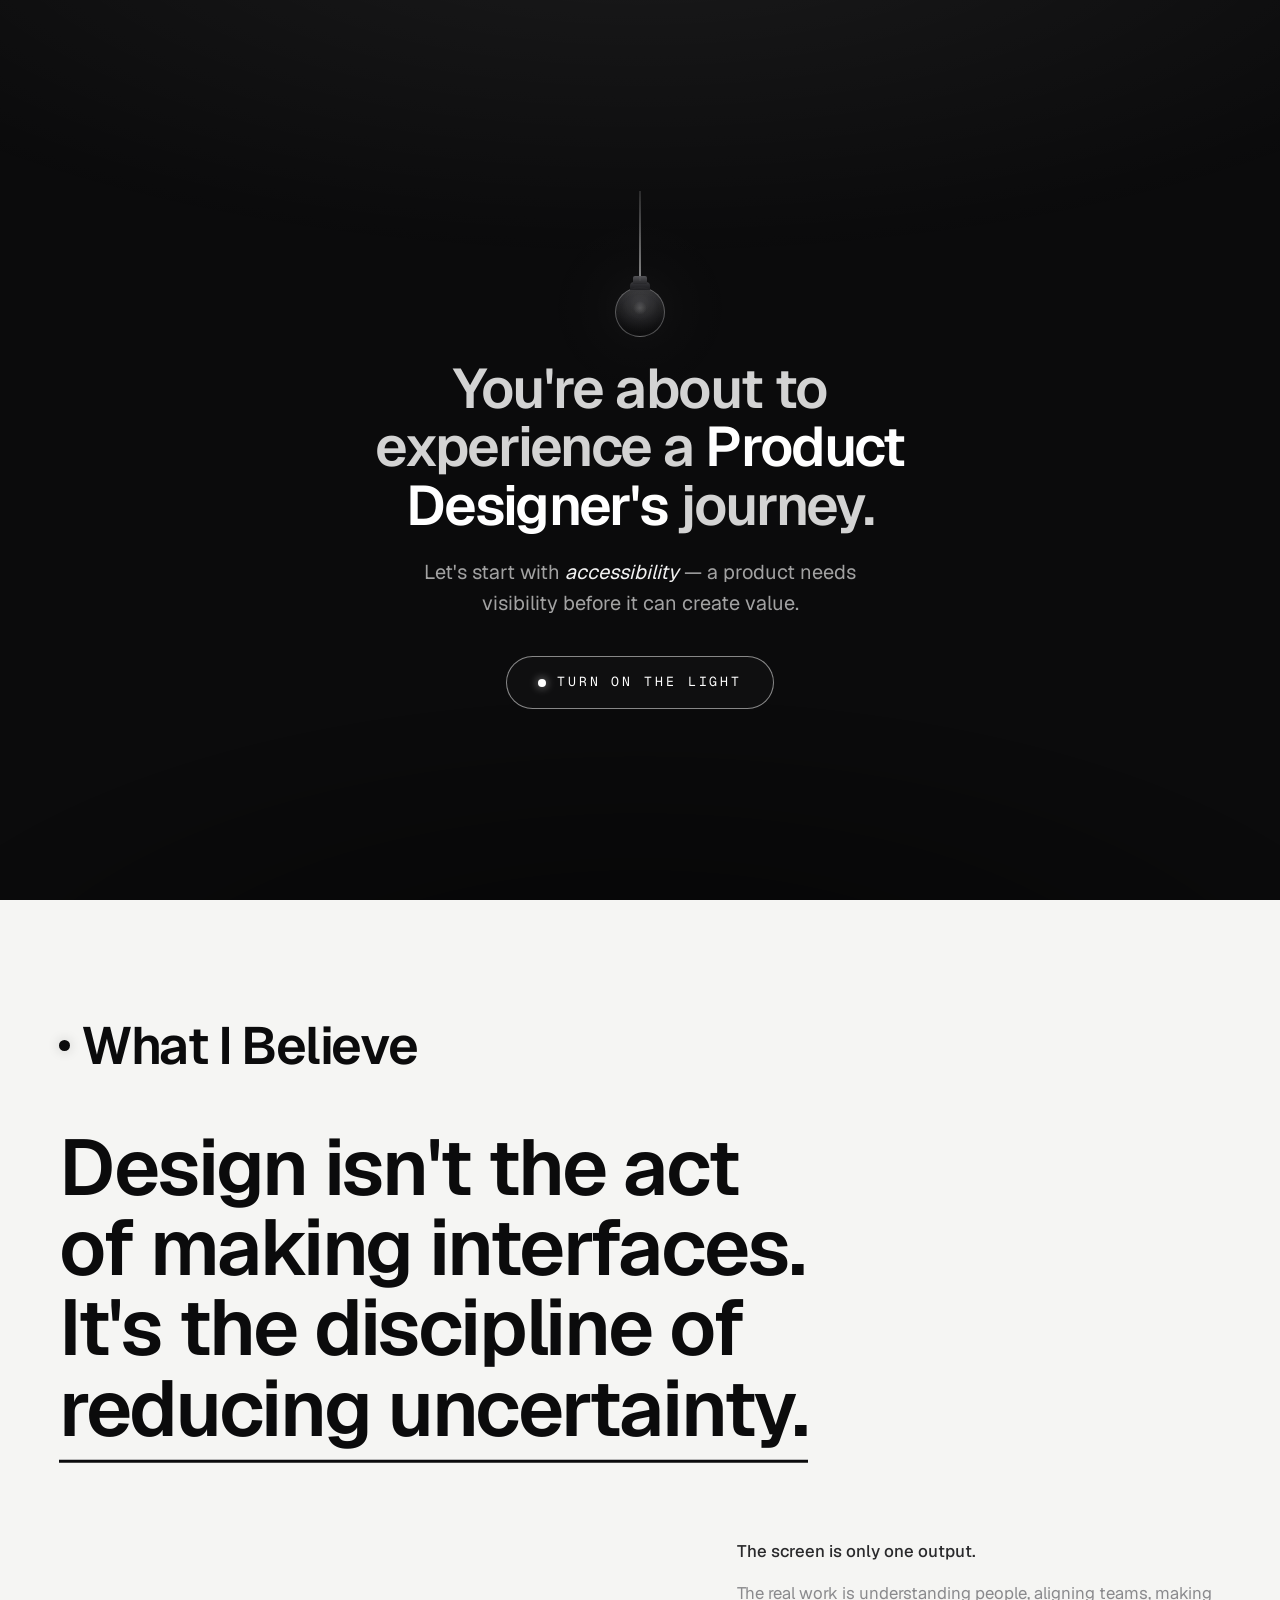
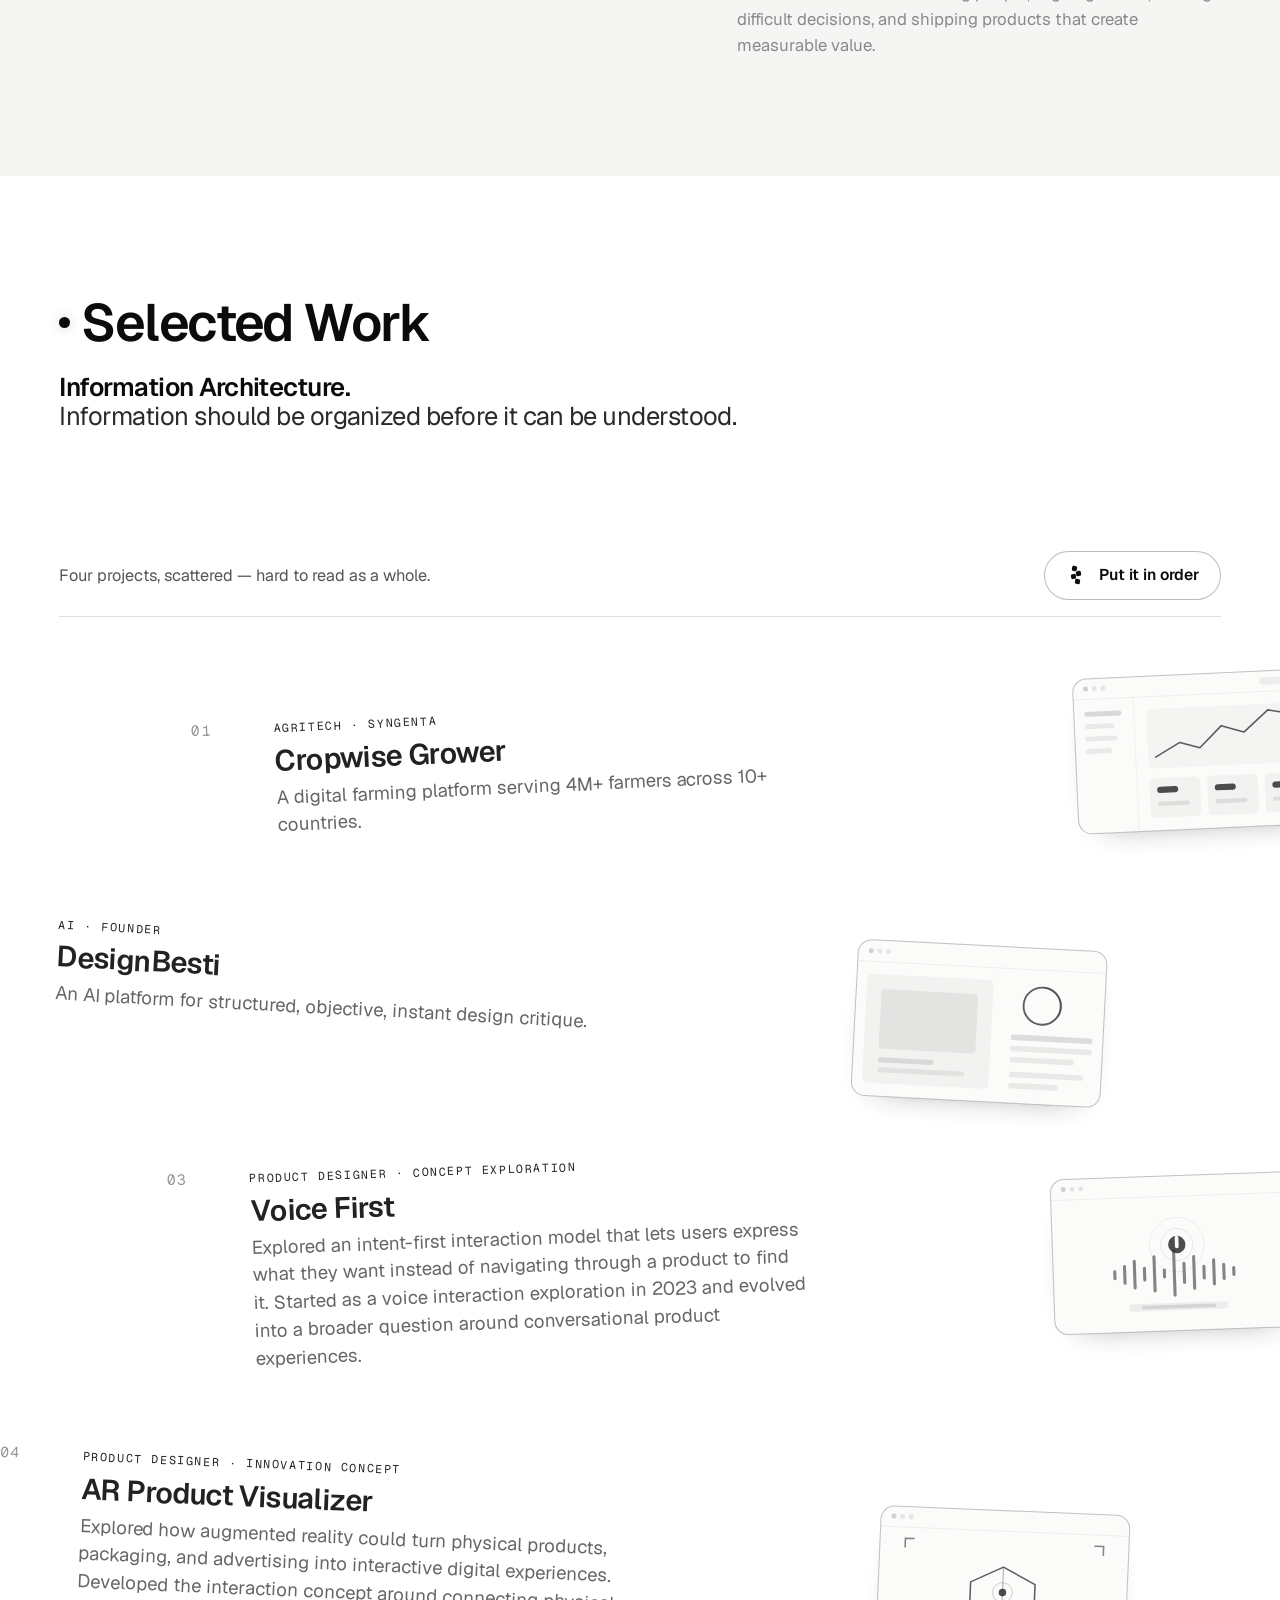
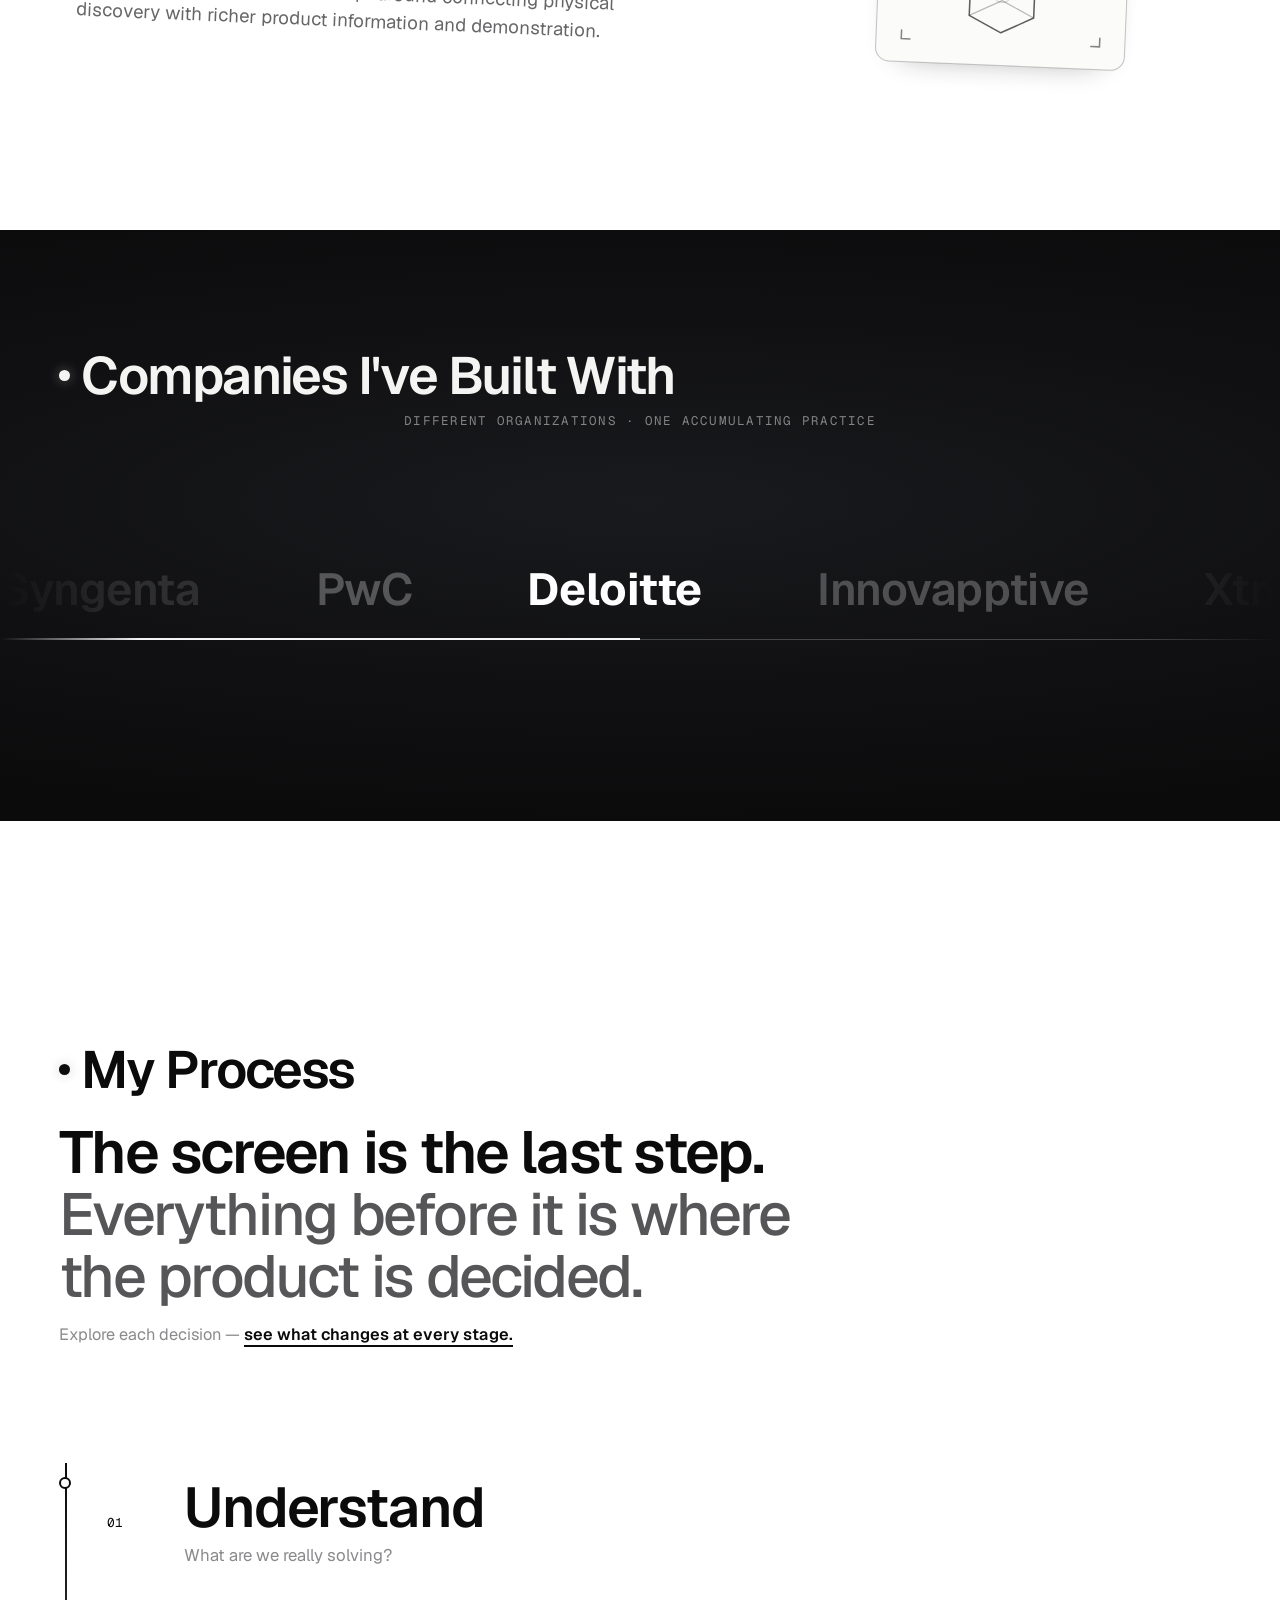
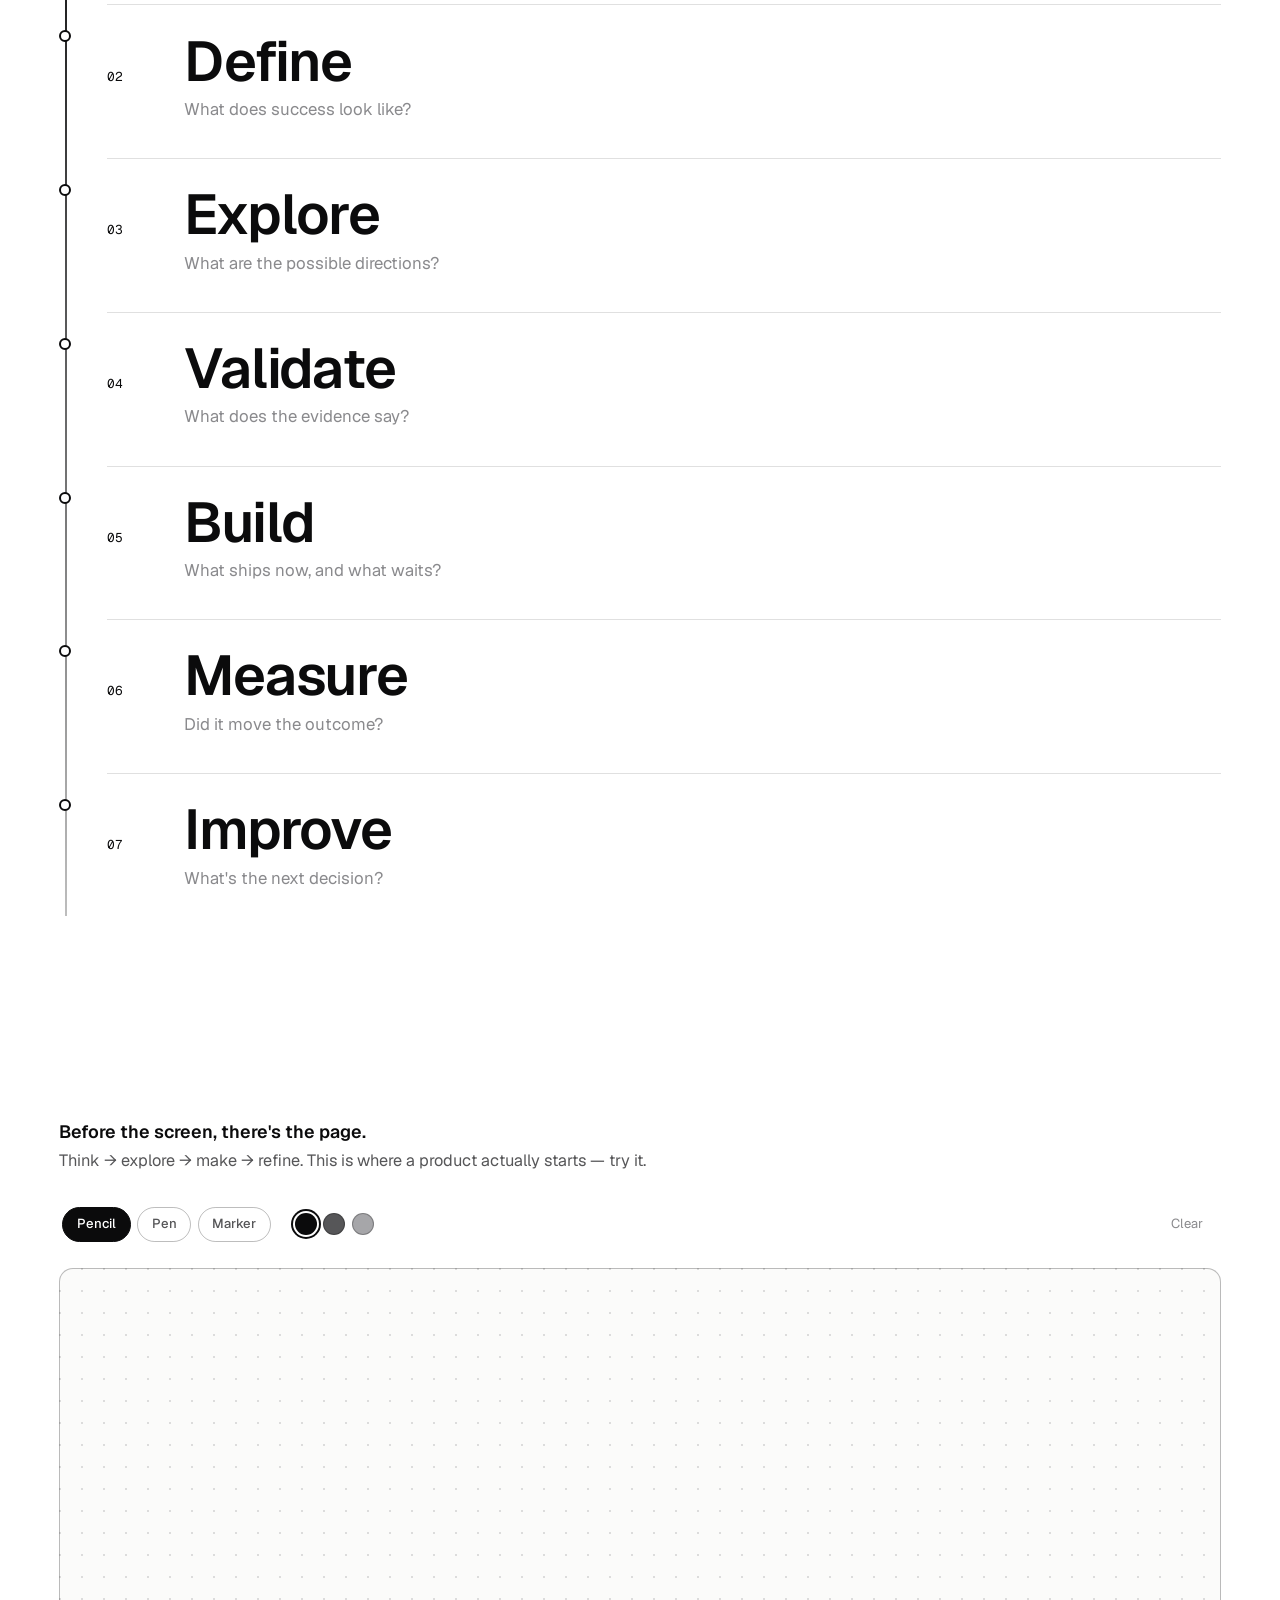
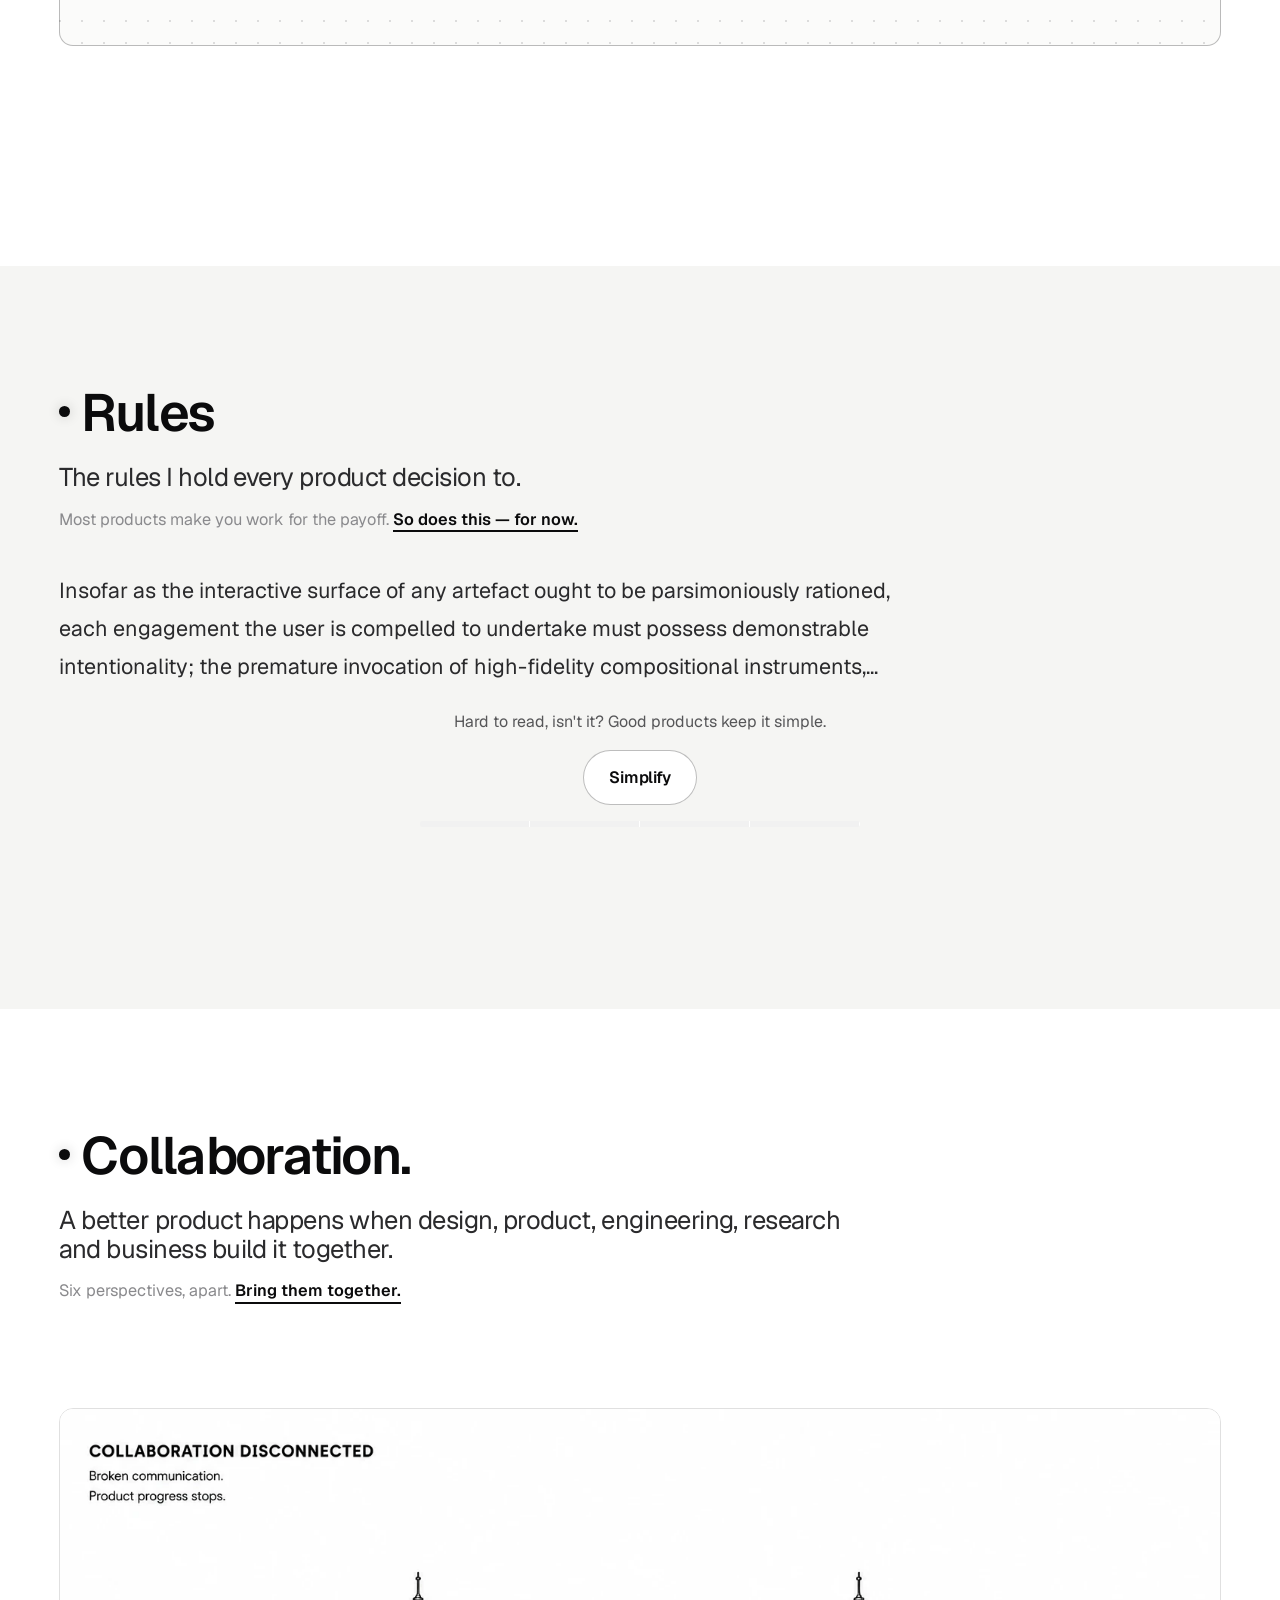
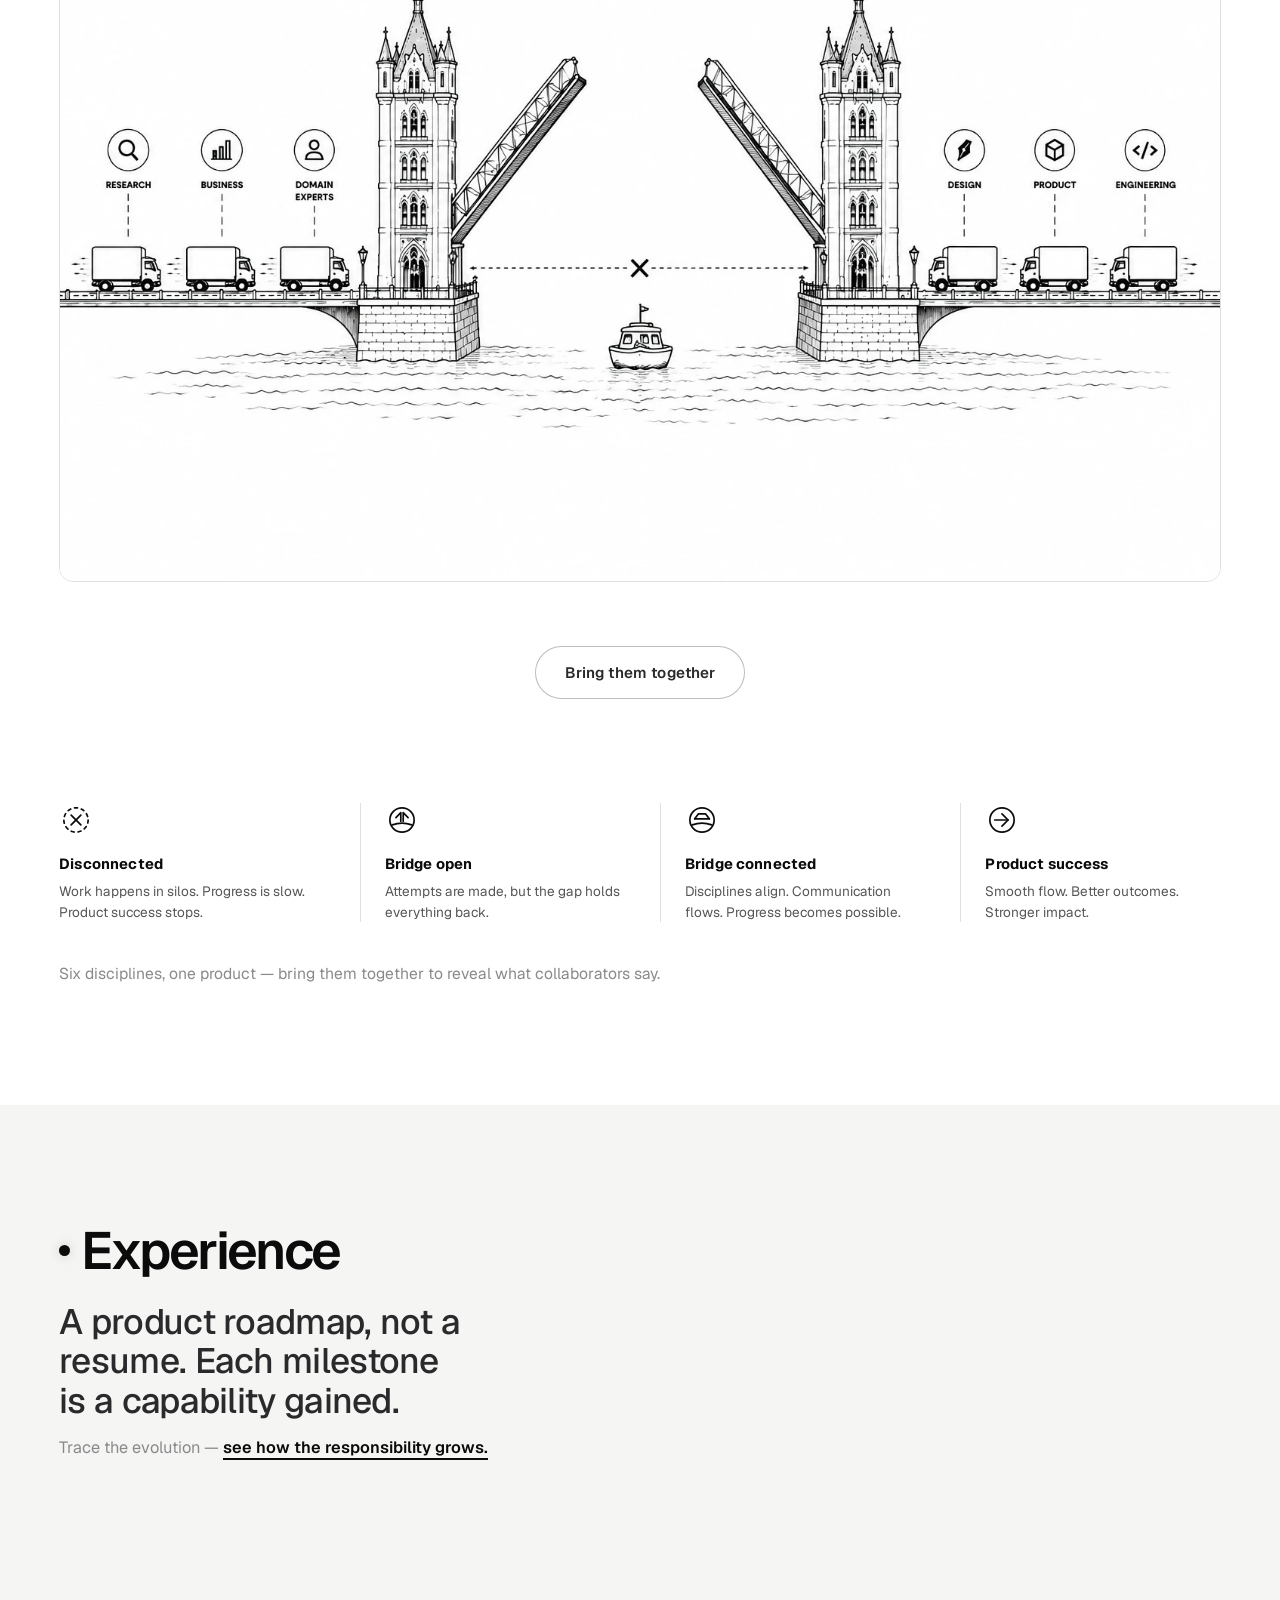
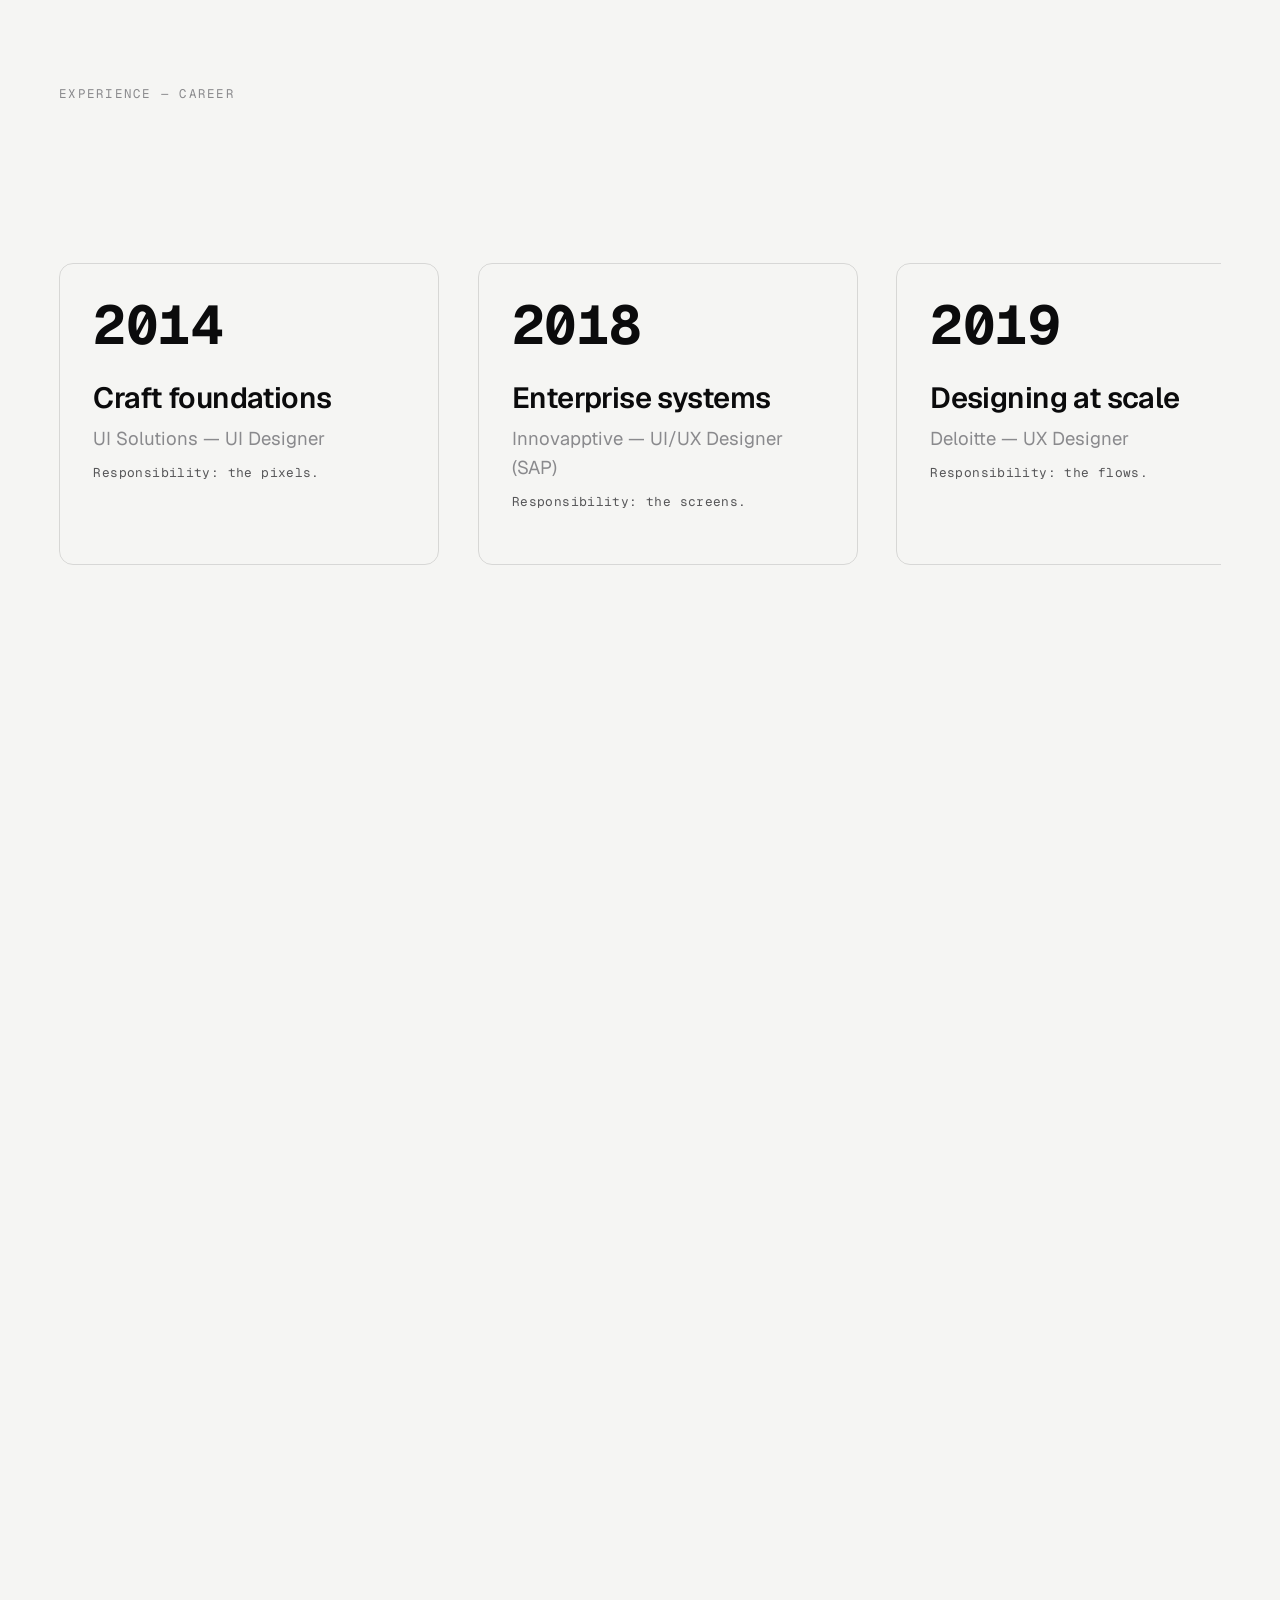
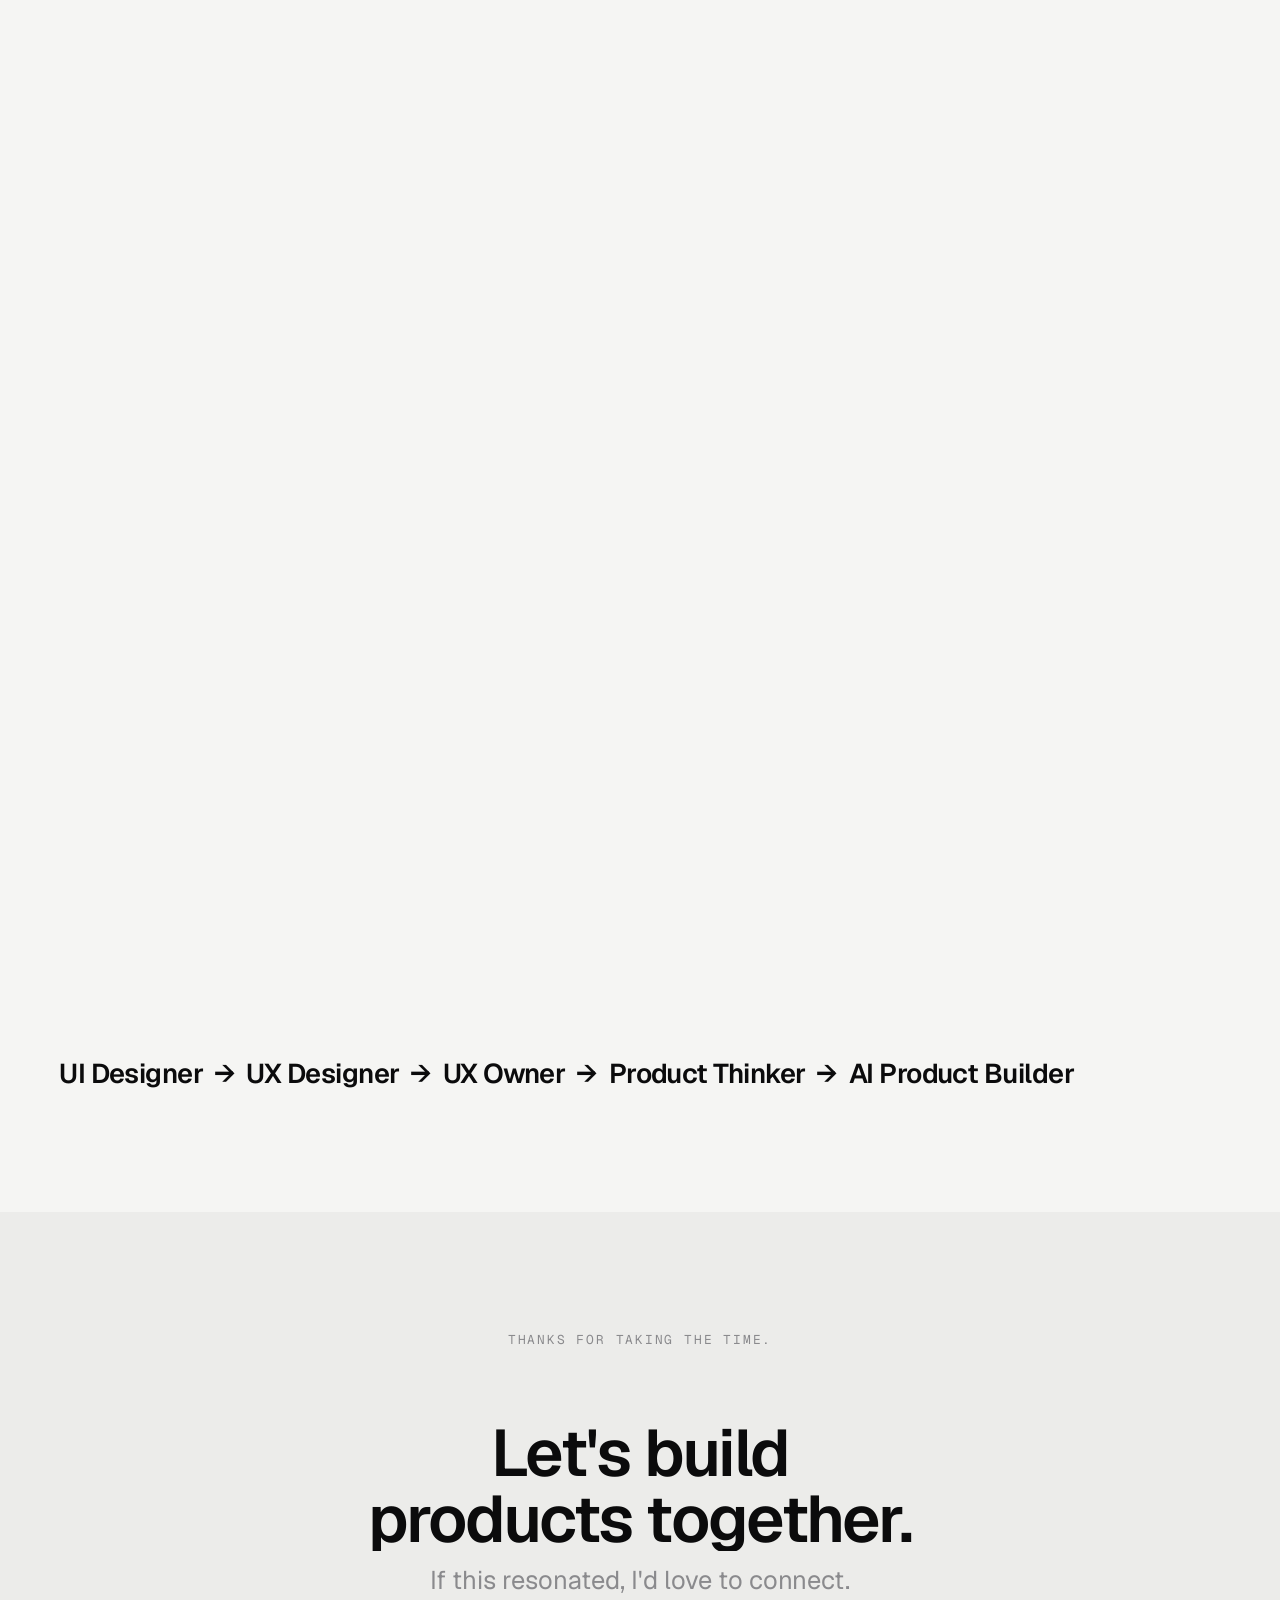
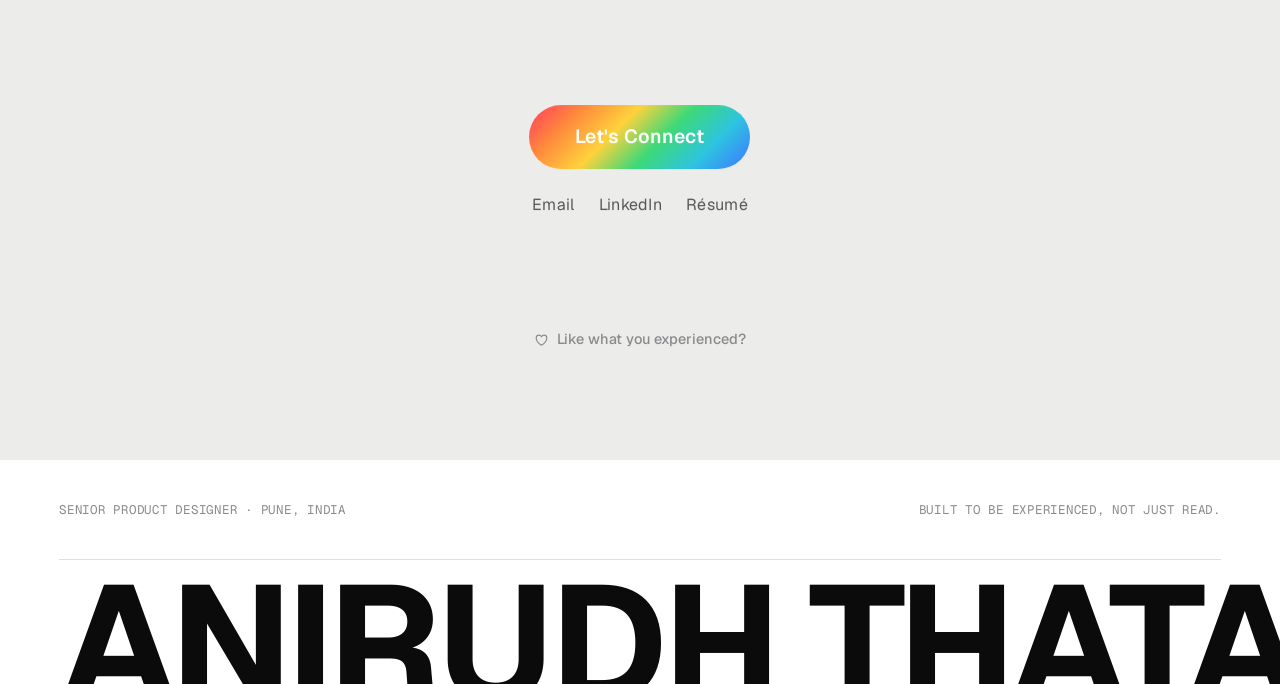
<file: index.html>
<!DOCTYPE html>
<html lang="en" data-reveal="off">
<head>
  <meta charset="UTF-8" />
  <!-- The intro is the front door, so a reload always replays it. Coming back
       from a case study is in-site navigation, not an arrival: those links leave
       a one-shot flag, consumed here so it can never survive into a reload. -->
  <script>document.documentElement.classList.add("js");var s=null;try{sessionStorage.removeItem("intro_done");s=sessionStorage.getItem("intro_skip");if(s)sessionStorage.removeItem("intro_skip");}catch(e){}if(s){document.documentElement.setAttribute("data-reveal","on");document.documentElement.classList.add("skip-intro");}else{if(location.hash)history.replaceState(null,"",location.pathname);if("scrollRestoration"in history)history.scrollRestoration="manual";window.scrollTo(0,0);}</script>
  <style>.skip-intro .intro,.skip-intro #lightfield{display:none!important}</style>
  <!-- Optional real engagement stats (visitors · appreciations). Deploy the
       tiny counter in docs/analytics.md and paste its URL below to show REAL
       totals. Left empty by default — nothing is shown and nothing is faked. -->
  <script>window.__PORTFOLIO_STATS_ENDPOINT = "";</script>
  <meta name="viewport" content="width=device-width, initial-scale=1.0" />
  <meta name="theme-color" content="#ffffff" />

  <title>Anirudh Thata — Product Designer</title>
  <meta
    name="description"
    content="Anirudh Thata — I build products people use. Then I build the systems that make designing them better. Experience product design, don't just read about it."
  />
  <meta property="og:type" content="website" />
  <meta property="og:title" content="Anirudh Thata — Product Designer" />
  <meta property="og:description" content="Experience product design, don't just read about it." />
  <meta property="og:locale" content="en_US" />

  <link rel="preload" href="assets/fonts/Geist-Variable.woff2" as="font" type="font/woff2" crossorigin />
  <link rel="preload" href="assets/fonts/GeistMono-Variable.woff2" as="font" type="font/woff2" crossorigin />

  <link rel="stylesheet" href="css/fonts.css" />
  <link rel="stylesheet" href="css/tokens.css" />
  <link rel="stylesheet" href="css/base.css" />
  <link rel="stylesheet" href="css/layout.css" />
  <link rel="stylesheet" href="css/sections.css" />
  <link rel="stylesheet" href="css/pin.css?v=3" />
  <link rel="stylesheet" href="css/smooth.css?v=1" />
  <link rel="icon" href="assets/favicon.svg" type="image/svg+xml" />
</head>

<body>
  <a class="skip-link" href="#work">Skip to work</a>
  <div id="lightfield" aria-hidden="true"></div>
  <div id="progress" aria-hidden="true"></div>

  <!-- Music / vibe — the visitor personalises the experience. -->
  <div class="vibe" id="vibe" data-open="false" data-playing="false">
    <button class="vibe__toggle" id="vibe-toggle" aria-expanded="false" aria-label="Choose your vibe — background music">
      <span class="vibe__wave" aria-hidden="true">
        <svg viewBox="0 0 26 16" width="26" height="16" fill="none">
          <path d="M-11 8 Q-8 6.5 -5 8 T1 8 T7 8 T13 8 T19 8 T25 8 T31 8 T37 8" stroke="currentColor" stroke-width="1.6" stroke-linecap="round" />
        </svg>
      </span>
    </button>
    <div class="vibe__panel" role="group" aria-label="Music vibe">
      <button class="vibe__chip" data-vibe="melody" aria-pressed="false">Melody</button>
      <button class="vibe__chip" data-vibe="rock" aria-pressed="false">Rock</button>
      <button class="vibe__chip" data-vibe="emotion" aria-pressed="false">Emotion</button>
      <button class="vibe__chip vibe__chip--off" data-vibe="off" aria-pressed="true">Off</button>
    </div>
  </div>

  <!-- The opening — a composed, centred dark screen above the black cover. A
       bulb hangs from the top; a clear button turns on the light and reveals
       the interface. (Accessibility: a product needs visibility before value.) -->
  <div class="intro" id="intro">
    <span class="intro__pool" aria-hidden="true"></span>
    <div class="intro__lamp" aria-hidden="true">
      <span class="intro__wire"></span>
      <span class="intro__bulb">
        <span class="intro__filament"></span>
        <span class="intro__glow"></span>
      </span>
    </div>
    <div class="intro__content">
      <h1 class="intro__title" id="intro-title">
        You're about to experience a
        <span class="intro__accent">Product Designer's</span> journey.
      </h1>
      <p class="intro__sub">
        Let's start with <em class="intro__em">accessibility</em> — a product needs
        visibility before it can create value.
      </p>
      <button type="button" class="intro__btn" id="hero-switch" aria-pressed="false" aria-describedby="intro-title">
        <span class="intro__btn-dot" aria-hidden="true"></span>
        <span class="intro__btn-label">Turn on the light</span>
      </button>
    </div>
  </div>

  <!-- ===================================================================
       NAV — revealed by the hero light
       =================================================================== -->
  <header class="site-nav" data-reveal-item="nav" aria-label="Primary">
    <nav class="site-nav__inner">
      <a class="site-nav__mark" href="#hero" aria-label="Anirudh Thata, home">
        <span class="site-nav__mark-dot" aria-hidden="true"></span>
        <span class="site-nav__mark-name" aria-hidden="true">AT</span>
      </a>
      <ul class="site-nav__links">
        <li><a href="#work">Work</a></li>
        <li><a href="#process">Process</a></li>
        <li><a href="#rules">Rules</a></li>
        <li><a href="#experience">Experience</a></li>
      </ul>
      <a class="site-nav__cta" href="#contact" data-explain="Jumps down to the contact section">Let's Connect</a>
    </nav>
  </header>

  <main id="main">

    <!-- ===============================================================
         01 · HERO — visibility, shown (the principle is experienced, not named)
         =============================================================== -->
    <section id="hero" class="hero" data-lx="50%" data-lsize="66vmax" aria-labelledby="hero-title">
      <div class="hero__stage" aria-hidden="true">
        <div class="hero__planes">
          <span class="hero__plane hero__plane--a"></span>
          <span class="hero__plane hero__plane--b"></span>
          <span class="hero__plane hero__plane--c"></span>
        </div>
        <div class="hero__floor"></div>
      </div>

      <canvas class="hero__canvas" id="hero-canvas" aria-hidden="true"></canvas>

      <div class="hero__content">
        <p class="hero__kicker" data-reveal-item="kicker">Anirudh&nbsp;Thata</p>
        <h1 class="hero__title" id="hero-title" data-reveal-item="title">
          I build products people use.
          <span class="hero__title-line">Then I build the systems that make designing them better.</span>
        </h1>
        <p class="hero__lede" data-reveal-item="lede">
          Experience product design, don't just read about it.
        </p>
        <div class="hero__actions" data-reveal-item="actions">
          <a class="btn btn--primary" href="#work" data-explain="Scrolls to the case studies below">View Selected Work</a>
          <a class="btn btn--ghost" href="#contact" data-explain="Jumps down to the contact section">Let's Connect</a>
        </div>
      </div>

      <div class="hero__scroll" data-reveal-item="scroll" aria-hidden="true">
        <span>Scroll</span><span class="hero__scroll-line"></span>
      </div>
    </section>

    <!-- ===============================================================
         02 · WHAT I BELIEVE
         =============================================================== -->
    <section id="believe" class="section believe" data-lx="34%" data-lsize="60vmax" aria-labelledby="believe-title">
      <p class="section__label" id="believe-title">What I Believe</p>
      <p class="believe__statement" data-anim="rise">
        Design isn't the act of making interfaces. It's the discipline of
        <em>reducing uncertainty.</em>
      </p>
      <div class="believe__body">
        <p data-anim="rise">The screen is only one output.</p>
        <p data-anim="rise">
          The real work is understanding people, aligning teams, making difficult
          decisions, and shipping products that create measurable value.
        </p>
      </div>
    </section>

    <!-- ===============================================================
         03 · SELECTED WORK — Information Architecture
         =============================================================== -->
    <section id="work" class="section work" data-lx="50%" data-lsize="82vmax" aria-labelledby="work-title" data-state="scattered">
      <div class="section__head section__head--stacked">
        <p class="section__label" id="work-title">Selected Work</p>
        <p class="section__principle">
          <span class="section__principle-name">Information Architecture.</span>
          Information should be organized before it can be understood.
        </p>
      </div>

      <!-- One co-located interaction: the four projects ARE the demonstration.
           Scattered → (Put it in order) → an organized structure, in place.
           The action sits with the result and previews itself on hover. -->
      <div class="ia-interaction">
        <div class="ia-prompt">
          <p class="ia-prompt__state" aria-live="polite">
            <span class="ia-prompt__before">Four projects, scattered — hard to read as a whole.</span>
            <span class="ia-prompt__after">Reorganized into one clear structure. That's information architecture.</span>
          </p>
          <button type="button" class="ia-cta" id="work-organize" aria-pressed="false" aria-describedby="work-title" data-explain="Organizes the scattered case studies into one clear structure">
            <span class="ia-cta__glyph" aria-hidden="true"><i></i><i></i><i></i><i></i></span>
            <span class="ia-cta__label">
              <span class="ia-cta__idle">Put it in order</span>
              <span class="ia-cta__done">In order</span>
            </span>
          </button>
        </div>

        <ol class="work-index" id="work-grid">
          <li class="work-item" style="--i:0">
            <span class="work-item__no" aria-hidden="true">01</span>
            <div class="work-item__body">
              <span class="work-item__tag">Agritech · Syngenta</span>
              <h3 class="work-item__title">Cropwise Grower</h3>
              <p class="work-item__desc">A digital farming platform serving 4M+ farmers across 10+ countries.</p>
              <a class="work-item__open" href="cropwise.html">Read the case study<span aria-hidden="true">&nbsp;→</span></a>
            </div>
            <span class="work-item__screen" data-visual="cropwise" role="img" aria-label="Cropwise Grower product interface."></span>
          </li>
          <li class="work-item" style="--i:1">
            <span class="work-item__no" aria-hidden="true">02</span>
            <div class="work-item__body">
              <span class="work-item__tag">AI · Founder</span>
              <h3 class="work-item__title">DesignBesti</h3>
              <p class="work-item__desc">An AI platform for structured, objective, instant design critique.</p>
              <a class="work-item__open" href="designbesti.html">Read the case study<span aria-hidden="true">&nbsp;→</span></a>
            </div>
            <span class="work-item__screen" data-visual="designbesti" role="img" aria-label="DesignBesti product interface."></span>
          </li>
          <li class="work-item" style="--i:2">
            <span class="work-item__no" aria-hidden="true">03</span>
            <div class="work-item__body">
              <span class="work-item__tag">Product Designer · Concept exploration</span>
              <h3 class="work-item__title">Voice First</h3>
              <p class="work-item__desc">Explored an intent-first interaction model that lets users express what they want instead of navigating through a product to find it. Started as a voice interaction exploration in 2023 and evolved into a broader question around conversational product experiences.</p>
              <a class="work-item__open" href="intent-first.html">Enter case study<span aria-hidden="true">&nbsp;→</span></a>
            </div>
            <span class="work-item__screen" data-visual="voice" role="img" aria-label="Voice-first interaction exploration."></span>
          </li>
          <li class="work-item" style="--i:3">
            <span class="work-item__no" aria-hidden="true">04</span>
            <div class="work-item__body">
              <span class="work-item__tag">Product Designer · Innovation concept</span>
              <h3 class="work-item__title">AR Product Visualizer</h3>
              <p class="work-item__desc">Explored how augmented reality could turn physical products, packaging, and advertising into interactive digital experiences. Developed the interaction concept around connecting physical discovery with richer product information and demonstration.</p>
              <a class="work-item__open" href="ar-visualizer.html">Enter case study<span aria-hidden="true">&nbsp;→</span></a>
            </div>
            <span class="work-item__screen" data-visual="ar" role="img" aria-label="AR product visualization concept."></span>
          </li>
        </ol>
      </div>

    </section>

    <!-- ===============================================================
         04 · COMPANIES I'VE BUILT WITH — a career trajectory
         Different organizations → accumulated experience → one designer.
         =============================================================== -->
    <section id="companies" class="section companies" data-lx="50%" data-lsize="70vmax" aria-labelledby="companies-title">
      <p class="section__label companies__title" id="companies-title">Companies I've Built With</p>
      <p class="companies__lead">Different organizations · one accumulating practice</p>
      <div class="trajectory" aria-hidden="true">
        <div class="trajectory__line"></div>
        <div class="trajectory__line-lit"></div>
        <div class="trajectory__track" id="marquee-track"></div>
      </div>
      <p class="sr-only">Anirudh has built with Syngenta, PwC, Deloitte, Innovapptive, Xtream IT Solutions, and UI Solutions.</p>
    </section>

    <!-- ===============================================================
         05 · MY PROCESS
         =============================================================== -->
    <section id="process" class="section process" data-lx="30%" data-lsize="62vmax" aria-labelledby="process-title">
      <div class="section__head section__head--stacked">
        <p class="section__label" id="process-title">My Process</p>
        <p class="process__anchor" data-anim="rise">
          The screen is the last step.
          <span>Everything before it is where the product is decided.</span>
        </p>
        <p class="section__invite process__invite" data-anim="rise">Explore each decision — <span>see what changes at every stage.</span></p>
      </div>

      <ol class="process__track" data-explore>
        <li class="process__stage" data-explore-item data-anim="rise"><span class="process__num">01</span><div class="process__detail"><h3 class="process__word">Understand</h3><p class="process__q">What are we really solving?</p><p class="process__change">The problem gets smaller, sharper, and real.</p></div></li>
        <li class="process__stage" data-explore-item data-anim="rise"><span class="process__num">02</span><div class="process__detail"><h3 class="process__word">Define</h3><p class="process__q">What does success look like?</p><p class="process__change">Success becomes something we can measure.</p></div></li>
        <li class="process__stage" data-explore-item data-anim="rise"><span class="process__num">03</span><div class="process__detail"><h3 class="process__word">Explore</h3><p class="process__q">What are the possible directions?</p><p class="process__change">Options widen before they narrow.</p></div></li>
        <li class="process__stage" data-explore-item data-anim="rise"><span class="process__num">04</span><div class="process__detail"><h3 class="process__word">Validate</h3><p class="process__q">What does the evidence say?</p><p class="process__change">Assumptions turn into evidence.</p></div></li>
        <li class="process__stage" data-explore-item data-anim="rise"><span class="process__num">05</span><div class="process__detail"><h3 class="process__word">Build</h3><p class="process__q">What ships now, and what waits?</p><p class="process__change">Scope becomes a decision, not a wish.</p></div></li>
        <li class="process__stage" data-explore-item data-anim="rise"><span class="process__num">06</span><div class="process__detail"><h3 class="process__word">Measure</h3><p class="process__q">Did it move the outcome?</p><p class="process__change">Opinions give way to outcomes.</p></div></li>
        <li class="process__stage" data-explore-item data-anim="rise"><span class="process__num">07</span><div class="process__detail"><h3 class="process__word">Improve</h3><p class="process__q">What's the next decision?</p><p class="process__change">The product compounds over time.</p></div></li>
      </ol>

      <!-- A designer's workspace: the sketchbook where thinking becomes making.
           Monochrome ink keeps it on-theme; the tools make the point tactile. -->
      <figure class="sketch" aria-labelledby="sketch-cap" data-anim="rise">
        <figcaption class="sketch__cap" id="sketch-cap">
          <span class="sketch__cap-lead">Before the screen, there's the page.</span>
          Think → explore → make → refine. This is where a product actually starts — try it.
        </figcaption>
        <div class="sketch__bar">
          <div class="sketch__group" role="group" aria-label="Tool">
            <button type="button" class="sketch__tool is-active" data-pen="pencil" aria-pressed="true">Pencil</button>
            <button type="button" class="sketch__tool" data-pen="pen" aria-pressed="false">Pen</button>
            <button type="button" class="sketch__tool" data-pen="marker" aria-pressed="false">Marker</button>
          </div>
          <div class="sketch__group" role="group" aria-label="Ink">
            <button type="button" class="sketch__ink is-active" data-ink="#0b0b0c" style="--ink:#0b0b0c" aria-pressed="true" aria-label="Black ink"></button>
            <button type="button" class="sketch__ink" data-ink="#565658" style="--ink:#565658" aria-pressed="false" aria-label="Graphite"></button>
            <button type="button" class="sketch__ink" data-ink="#a6a6a9" style="--ink:#a6a6a9" aria-pressed="false" aria-label="Light"></button>
          </div>
          <button type="button" class="sketch__clear" data-sketch-clear>Clear</button>
        </div>
        <canvas class="sketch__pad" id="sketch-pad" aria-label="Sketch pad — draw with your pointer"></canvas>
      </figure>
    </section>

    <!-- ===============================================================
         06 · RULES — meaningful interaction (Relevant to click less)
         The rules are earned by repeated clicking; the effort itself
         demonstrates rule 01. Content is the approved rules only.
         =============================================================== -->
    <section id="rules" class="section rules" data-lx="50%" data-lsize="56vmax" aria-labelledby="rules-title" data-clicks="0" data-revealed="false">
      <div class="section__head section__head--stacked">
        <p class="section__label" id="rules-title">Rules</p>
        <p class="section__principle">The rules I hold every product decision to.</p>
        <p class="section__invite">Most products make you work for the payoff. <span>So does this — for now.</span></p>
      </div>

      <!-- The rules, written the way most products are: dense, over-qualified,
           hard to act on. A quiet bar fills 25% per click; on the fourth click
           this one paragraph gives way to the five plain rules it was always
           trying to say. Simpler language, better product — the section is
           rule 01. Progressive enhancement: with no JS, the plain rules show. -->
      <p class="rules__cipher" id="rules-cipher">
        Insofar as the interactive surface of any artefact ought to be
        parsimoniously rationed, each engagement the user is compelled to
        undertake must possess demonstrable intentionality; the premature
        invocation of high-fidelity compositional instruments, absent a
        rigorously delineated problem statement, constitutes a category error;
        design, properly construed, is efficacious precisely to the degree that
        it renders otherwise latent and consequential trade-offs conspicuously
        legible; any feature — howsoever elegant — advancing neither the
        interests of the end-user nor the commercial viability of the enterprise
        must be adjudged unfit for release; and no artefact, finally, attains
        terminal completion, there subsisting only the subsequent decision that
        awaits its maker.
      </p>

      <div class="rules__action">
        <p class="rules__prompt">Hard to read, isn't it? Good products keep it simple.</p>
        <button type="button" class="rules__click" id="rules-click" aria-describedby="rules-title" aria-live="off" data-explain="Reveals the readable version of this text">
          <span class="rules__click-label">Simplify</span>
        </button>
        <div class="rules__meter" aria-hidden="true"><span class="rules__meter-fill" id="rules-meter"></span></div>
      </div>

      <ol class="rules__list" id="rules-list">
        <li class="rule rule--key" style="--i:0">
          <span class="rule__num" aria-hidden="true">01</span>
          <p class="rule__text">Click less — every interaction should have meaning.</p>
        </li>
        <li class="rule" style="--i:1">
          <span class="rule__num" aria-hidden="true">02</span>
          <p class="rule__text">Don't open Figma until you know what you're solving.</p>
        </li>
        <li class="rule" style="--i:2">
          <span class="rule__num" aria-hidden="true">03</span>
          <p class="rule__text">Good design makes hard decisions visible.</p>
        </li>
        <li class="rule" style="--i:3">
          <span class="rule__num" aria-hidden="true">04</span>
          <p class="rule__text">If it doesn't help the user or the business, it doesn't ship.</p>
        </li>
        <li class="rule" style="--i:4">
          <span class="rule__num" aria-hidden="true">05</span>
          <p class="rule__text">A product is never finished. Only the next decision is.</p>
        </li>
      </ol>

      <p class="rules__aha" id="rules-aha" aria-live="polite"></p>
    </section>

    <!-- ===============================================================
         07 · TESTIMONIALS — Collaboration
         =============================================================== -->
    <section id="testimonials" class="section testimonials" data-lx="50%" data-lsize="60vmax" aria-labelledby="testimonials-title" data-state="disconnected">
      <div class="section__head section__head--stacked">
        <p class="section__label" id="testimonials-title">Collaboration.</p>
        <p class="section__principle">
          A better product happens when design, product, engineering, research and business build it together.
        </p>
        <p class="section__invite">Six perspectives, apart. <span>Bring them together.</span></p>
      </div>

      <div class="ecosystem" id="team" data-connected="false">
        <img class="ecosystem__frame ecosystem__frame--open" src="assets/collab-bridge-open.webp" alt="Bridge open: Research, Business and Domain Experts queue on one bank, Design, Product and Engineering on the other. Neither side can cross the gap — disconnected teams, broken communication, progress stops." width="1536" height="1024" />
        <img class="ecosystem__frame ecosystem__frame--connected" src="assets/collab-bridge-connected.webp" alt="Bridge connected: all six disciplines cross together in one continuous line, with communication flowing back and forth across the span — aligned teams, open communication, progress flows." width="1536" height="1024" />
      </div>
      <button type="button" class="ecosystem__core" id="testimonials-connect" aria-pressed="false" data-explain="Closes the bridge so all six disciplines can cross">
        <span class="ecosystem__core-idle" aria-hidden="true">Bring them together</span>
        <span class="ecosystem__core-done" aria-hidden="true">Team aligned</span>
        <span class="sr-only">Bring the disciplines together so the product can cross</span>
      </button>

      <ul class="ecosystem__summary" aria-hidden="true">
        <li class="ecosystem__summary-step">
          <span class="ecosystem__summary-icon"><svg viewBox="0 0 28 28" aria-hidden="true"><circle cx="14" cy="14" r="10" stroke-dasharray="2.5 3.2" /><line x1="10" y1="10" x2="18" y2="18" /><line x1="18" y1="10" x2="10" y2="18" /></svg></span>
          <span class="ecosystem__summary-label">Disconnected</span>
          <span class="ecosystem__summary-copy">Work happens in silos. Progress is slow. Product success stops.</span>
        </li>
        <li class="ecosystem__summary-step">
          <span class="ecosystem__summary-icon"><svg viewBox="0 0 28 28" aria-hidden="true"><circle cx="14" cy="14" r="10" /><path d="M9 12 L13 8 M13 8 L13 15" /><path d="M19 12 L15 8 M15 8 L15 15" /><path d="M6 18 Q14 15 22 18" /></svg></span>
          <span class="ecosystem__summary-label">Bridge open</span>
          <span class="ecosystem__summary-copy">Attempts are made, but the gap holds everything back.</span>
        </li>
        <li class="ecosystem__summary-step">
          <span class="ecosystem__summary-icon"><svg viewBox="0 0 28 28" aria-hidden="true"><circle cx="14" cy="14" r="10" /><path d="M8 13 L11 9 L17 9 L20 13" /><line x1="8" y1="13" x2="20" y2="13" /><path d="M6 18 Q14 15 22 18" /></svg></span>
          <span class="ecosystem__summary-label">Bridge connected</span>
          <span class="ecosystem__summary-copy">Disciplines align. Communication flows. Progress becomes possible.</span>
        </li>
        <li class="ecosystem__summary-step">
          <span class="ecosystem__summary-icon"><svg viewBox="0 0 28 28" aria-hidden="true"><circle cx="14" cy="14" r="10" /><line x1="8" y1="14" x2="19" y2="14" /><path d="M14 9 L19 14 L14 19" /></svg></span>
          <span class="ecosystem__summary-label">Product success</span>
          <span class="ecosystem__summary-copy">Smooth flow. Better outcomes. Stronger impact.</span>
        </li>
      </ul>
      <p class="ecosystem__aha" id="team-aha" aria-live="polite"></p>
      <p class="team__note" data-state-note>Six disciplines, one product — bring them together to reveal what collaborators say.</p>

      <p class="testimonials__kicker testimonials__kicker--center">Testimonials</p>
      <ul class="quotes" id="quotes">
        <li class="quote">
          <blockquote class="quote__text">Anirudh's ability to quickly understand expectations and translate them into exceptional design solutions consistently impressed me.</blockquote>
          <p class="quote__by"><span class="quote__name">Lori Yeh</span><span class="quote__co">Senior Product Designer, Bank of America</span></p>
        </li>
        <li class="quote">
          <blockquote class="quote__text">I was consistently impressed by his professionalism, design quality, attention to detail, and ability to deliver. He would be an asset to any product team.</blockquote>
          <p class="quote__by"><span class="quote__name">Grace Wolford</span><span class="quote__co">UX Researcher, Deloitte</span></p>
        </li>
      </ul>
    </section>

    <!-- ===============================================================
         08 · EXPERIENCE — a product roadmap, not a resume
         =============================================================== -->
    <section id="experience" class="section experience" data-lx="50%" data-lsize="64vmax" aria-labelledby="experience-title">
      <div class="section__head section__head--stacked">
        <p class="section__label" id="experience-title">Experience</p>
        <p class="section__lead" data-anim="rise">A product roadmap, not a resume. Each milestone is a capability gained.</p>
        <p class="section__invite" data-anim="rise">Trace the evolution — <span>see how the responsibility grows.</span></p>
      </div>

      <div class="roadmap__viewport">
        <p class="roadmap__viewport-label">Experience — Career</p>
        <ol class="roadmap" data-explore>
          <li class="roadmap__stop" data-explore-item><span class="roadmap__year">2014</span><div class="roadmap__body"><h3 class="roadmap__cap">Craft foundations</h3><p class="roadmap__org">UI Solutions — UI Designer</p><p class="roadmap__resp">Responsibility: the pixels.</p></div></li>
          <li class="roadmap__stop" data-explore-item><span class="roadmap__year">2018</span><div class="roadmap__body"><h3 class="roadmap__cap">Enterprise systems</h3><p class="roadmap__org">Innovapptive — UI/UX Designer (SAP)</p><p class="roadmap__resp">Responsibility: the screens.</p></div></li>
          <li class="roadmap__stop" data-explore-item><span class="roadmap__year">2019</span><div class="roadmap__body"><h3 class="roadmap__cap">Designing at scale</h3><p class="roadmap__org">Deloitte — UX Designer</p><p class="roadmap__resp">Responsibility: the flows.</p></div></li>
          <li class="roadmap__stop" data-explore-item><span class="roadmap__year">2021</span><div class="roadmap__body"><h3 class="roadmap__cap">Emerging technology</h3><p class="roadmap__org">PwC — UX Designer</p><p class="roadmap__resp">Responsibility: the workflows.</p></div></li>
          <li class="roadmap__stop" data-explore-item><span class="roadmap__year">2022</span><div class="roadmap__body"><h3 class="roadmap__cap">Product ownership</h3><p class="roadmap__org">Syngenta — Senior UX Designer / UX Owner</p><p class="roadmap__resp">Responsibility: the product's UX, end to end.</p></div></li>
          <li class="roadmap__stop" data-explore-item><span class="roadmap__year">2026</span><div class="roadmap__body"><h3 class="roadmap__cap">AI product building</h3><p class="roadmap__org">DesignBesti — Founder</p><p class="roadmap__resp">Responsibility: the whole product.</p></div></li>
          <li class="roadmap__stop roadmap__stop--next" data-explore-item><span class="roadmap__year">Next</span><div class="roadmap__body"><h3 class="roadmap__cap">Product design leadership</h3><p class="roadmap__org">Lead · Principal · AI Product Design</p><p class="roadmap__resp">Responsibility: product direction.</p></div></li>
        </ol>
      </div>

      <p class="evolution__line" data-anim="rise">
        UI Designer <span aria-hidden="true">→</span> UX Designer <span aria-hidden="true">→</span> UX Owner <span aria-hidden="true">→</span> Product Thinker <span aria-hidden="true">→</span> AI Product Builder
      </p>
    </section>

    <!-- ===============================================================
         09 · LET'S BUILD PRODUCTS TOGETHER — Connection
         =============================================================== -->
    <section id="contact" class="section contact" data-lx="50%" data-lsize="92vmax" aria-labelledby="contact-title" data-state="idle">
      <div class="contact__inner">
        <p class="contact__reflection" data-anim="rise">Thanks for taking the time.</p>
        <h2 class="contact__title" id="contact-title" data-anim="rise">Let's build products together.</h2>
        <p class="contact__lede" data-anim="rise">If this resonated, I'd love to connect.</p>

        <!-- The action — a real conversation. -->
        <div class="contact__connect" data-anim="rise">
          <a class="btn btn--primary btn--lg" id="contact-cta" href="mailto:anirudh.thata@gmail.com?subject=Let's%20connect" data-explain="Opens your email client to start the conversation">Let's Connect</a>
          <div class="contact__links">
            <a href="mailto:anirudh.thata@gmail.com">Email</a>
            <a href="https://linkedin.com/in/anirudh-thata-a611a57b" target="_blank" rel="noopener">LinkedIn</a>
            <a href="resume.html" target="_blank" rel="noopener">Résumé</a>
          </div>
          <p class="contact__ping" id="contact-ping" role="status" aria-live="polite"></p>
        </div>

        <!-- Minimal appreciation — a small, real "like". -->
        <div class="appreciate appreciate--minimal" data-anim="rise">
          <button type="button" class="appreciate__btn" id="appreciate-btn" aria-pressed="false" data-explain="A small, honest reaction — no login needed">
            <span class="appreciate__mark" aria-hidden="true">
              <svg viewBox="0 0 24 24"><path d="M12 21C12 21 3.5 15.5 3.5 9.4C3.5 6.6 5.7 4.8 8.1 4.8C9.8 4.8 11.2 5.8 12 7.2C12.8 5.8 14.2 4.8 15.9 4.8C18.3 4.8 20.5 6.6 20.5 9.4C20.5 15.5 12 21 12 21Z"/></svg>
            </span>
            <span class="appreciate__label">
              <span class="appreciate__idle">Like what you experienced?</span>
              <span class="appreciate__done">Thank you</span>
            </span>
          </button>
          <p class="appreciate__stats" id="appreciate-stats" hidden aria-live="polite">
            <span id="stat-likes">0</span> appreciations · <span id="stat-visitors">0</span> visitors
          </p>
        </div>
      </div>
    </section>
  </main>

  <footer class="site-footer">
    <p class="site-footer__meta">
      <span>Senior Product Designer · Pune, India</span>
      <span>Built to be experienced, not just read.</span>
    </p>
    <p class="site-footer__signature" aria-label="Anirudh Thata">ANIRUDH THATA</p>
  </footer>

  <script defer src="js/vendor/gsap.min.js"></script>
  <script defer src="js/vendor/ScrollTrigger.min.js"></script>
  <script defer src="js/vendor/lenis.min.js"></script>
  <script defer src="js/vendor/SplitText.min.js"></script>
  <script type="module" src="js/main.js?v=2"></script>
</body>
</html>
</file>
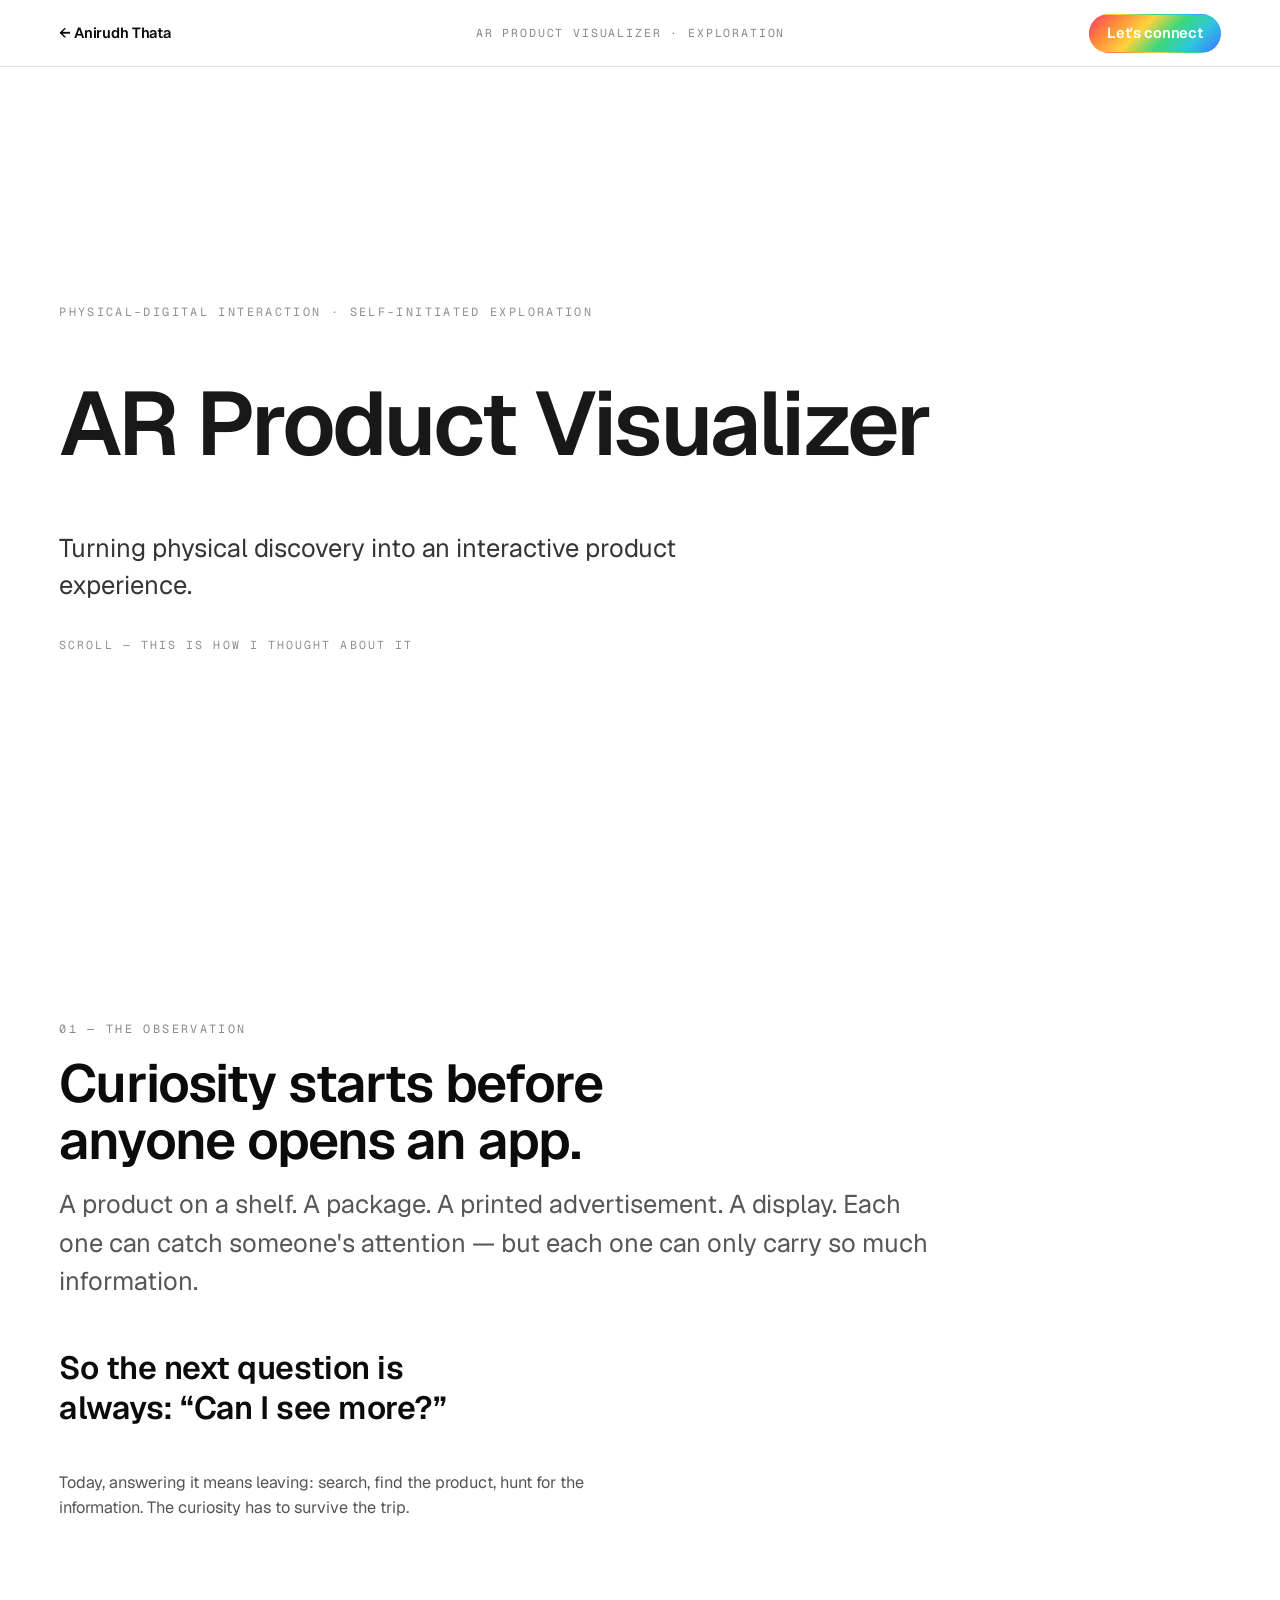
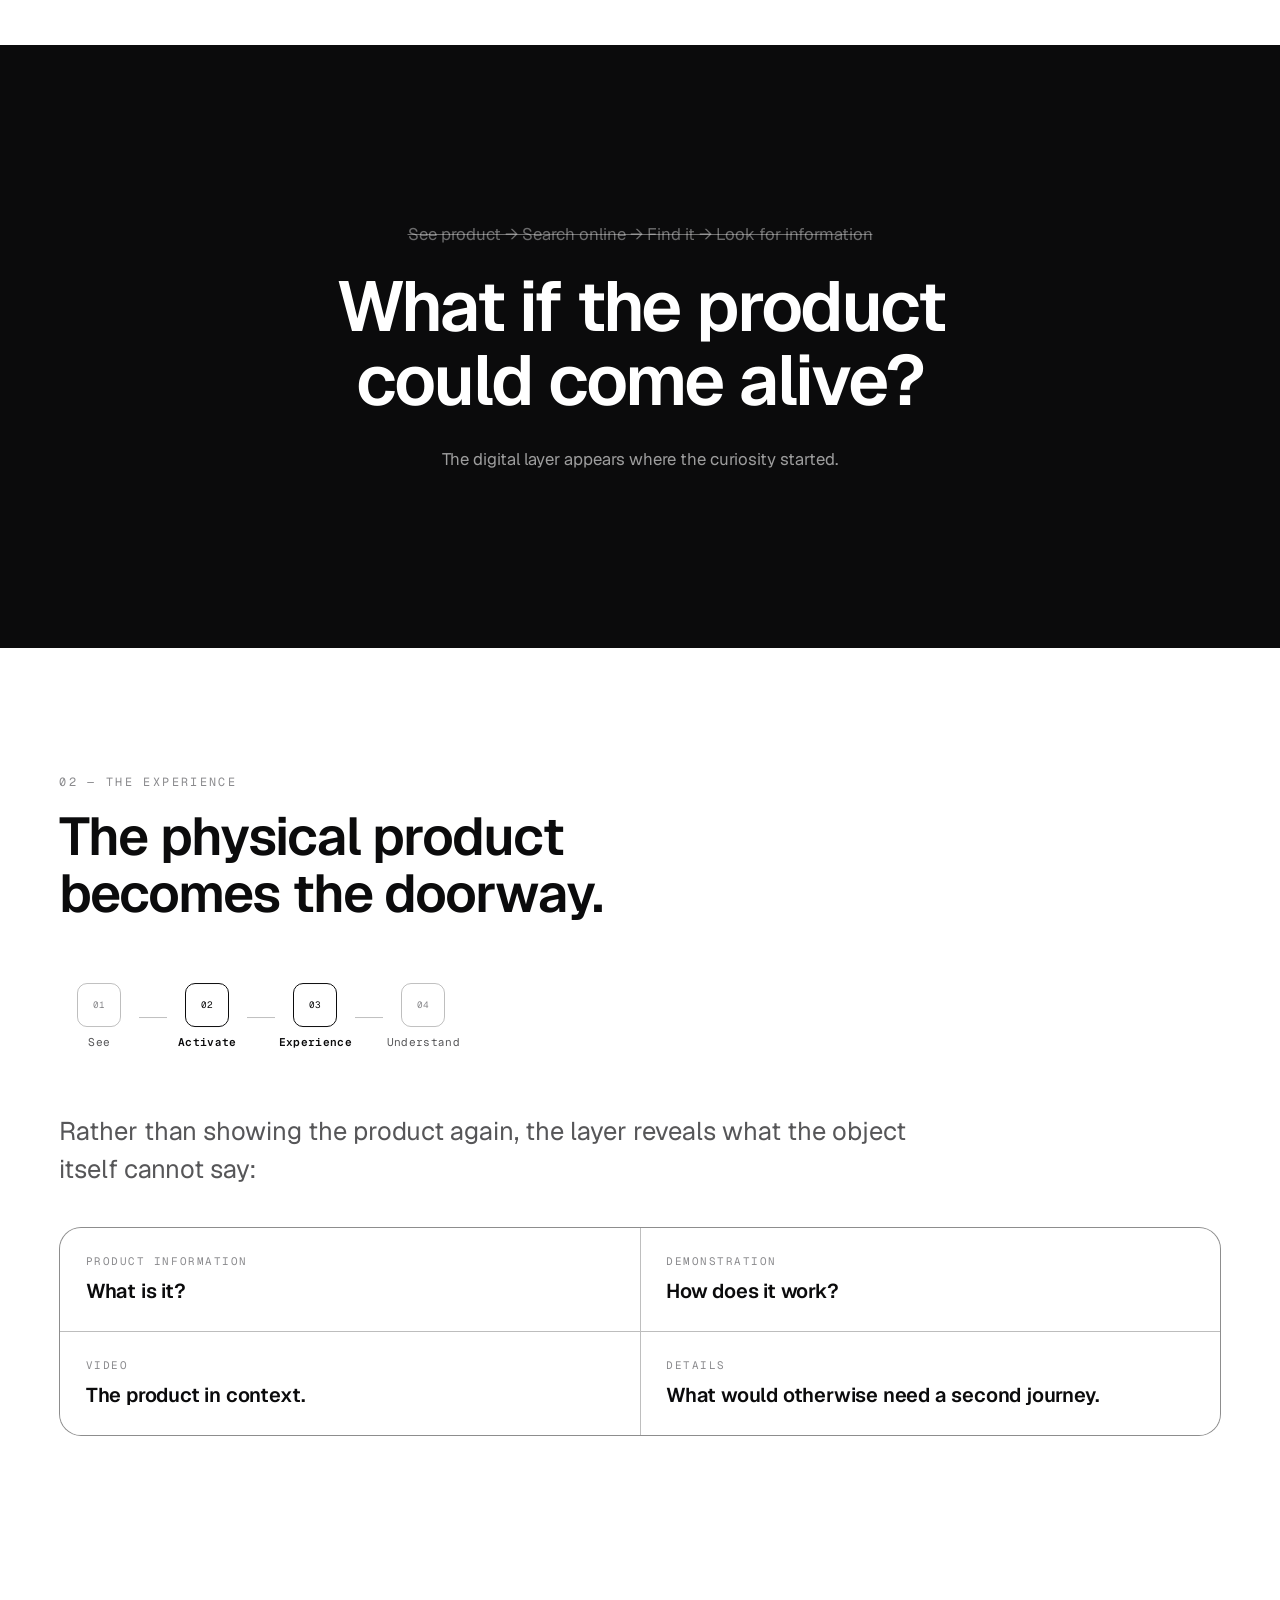
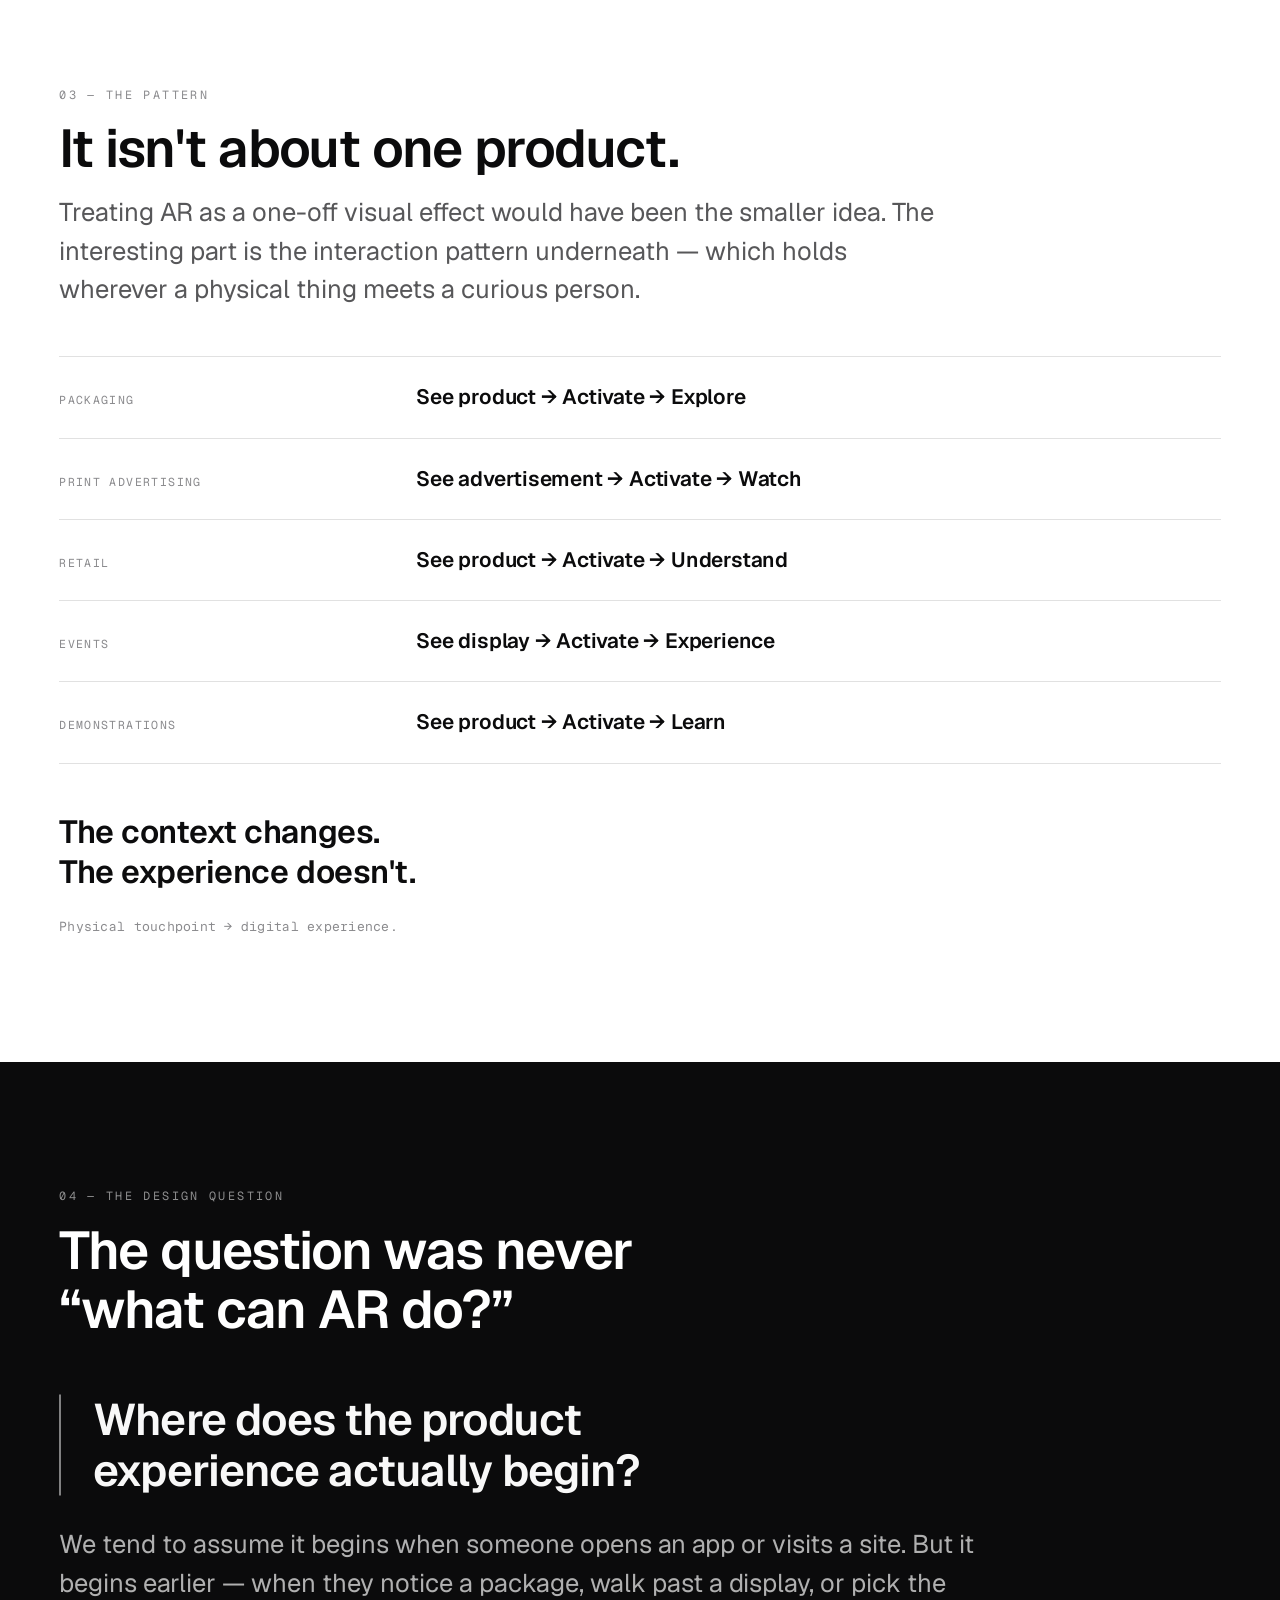
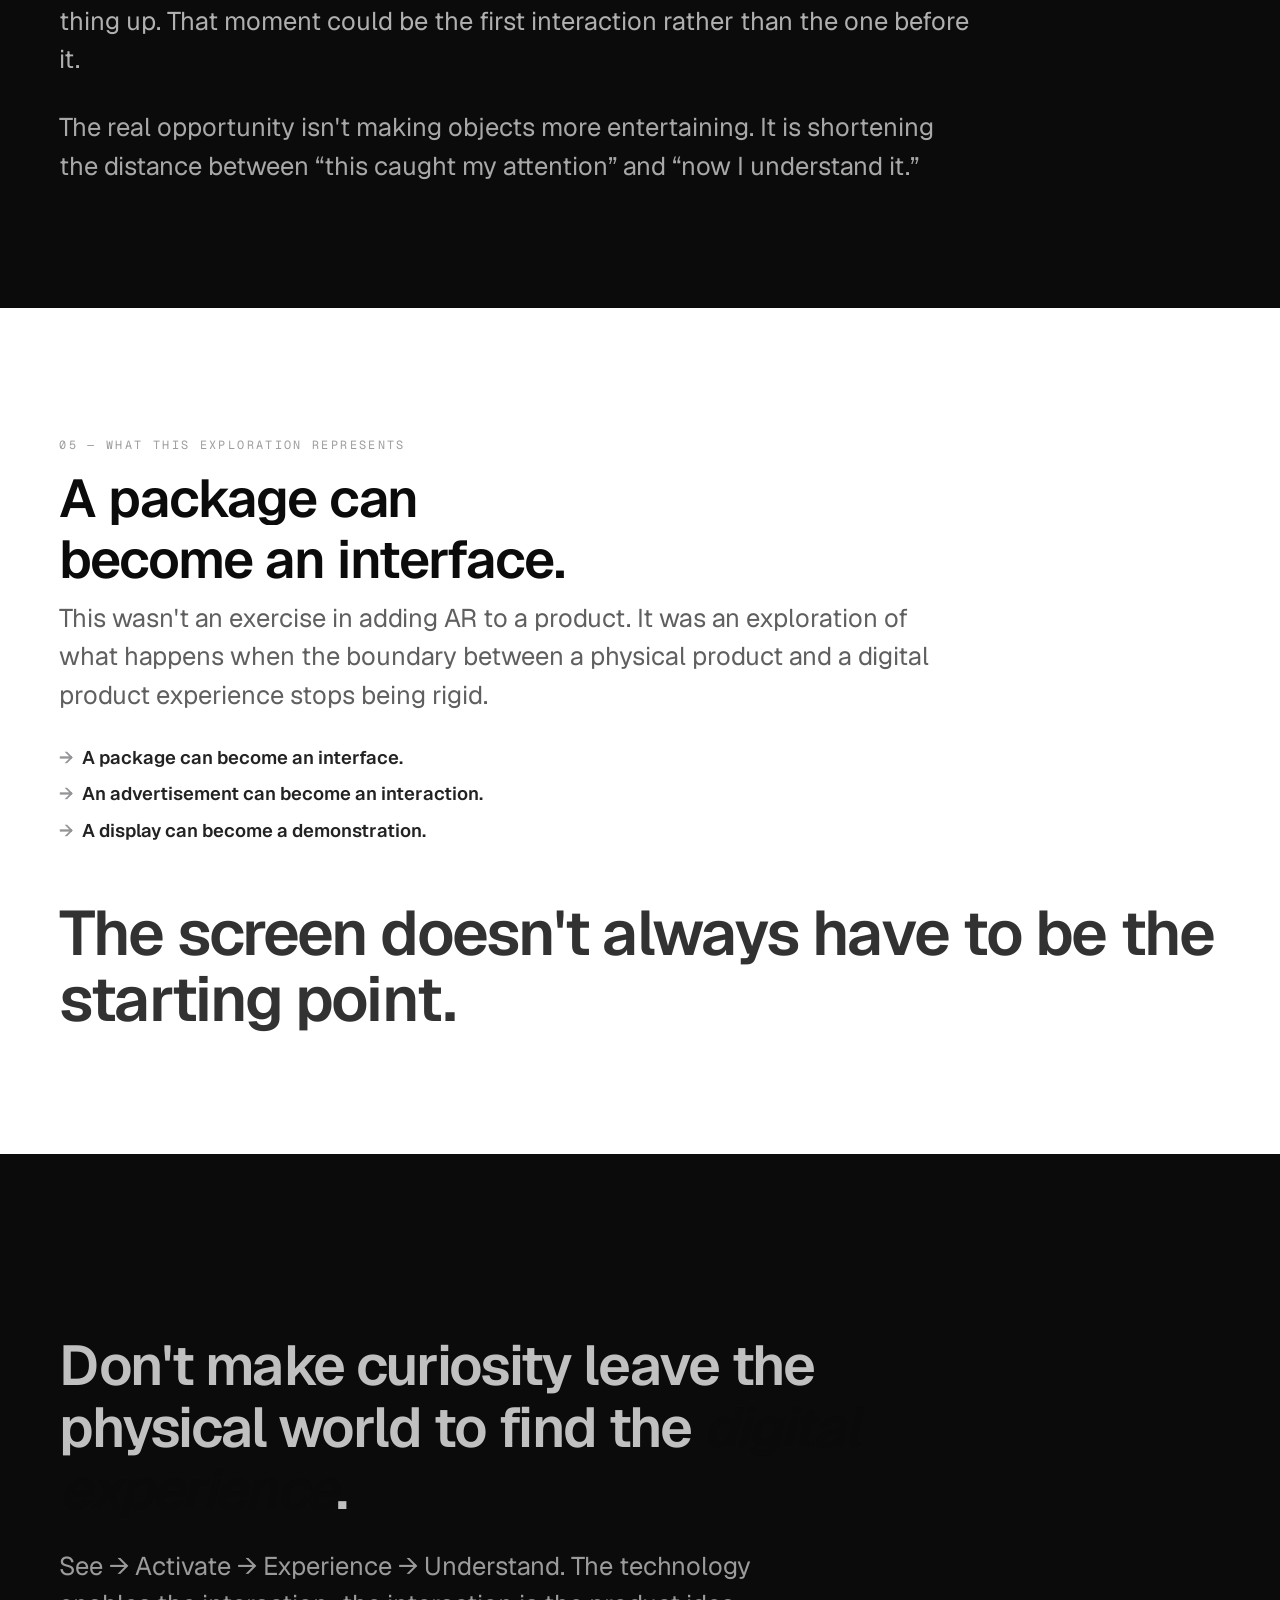
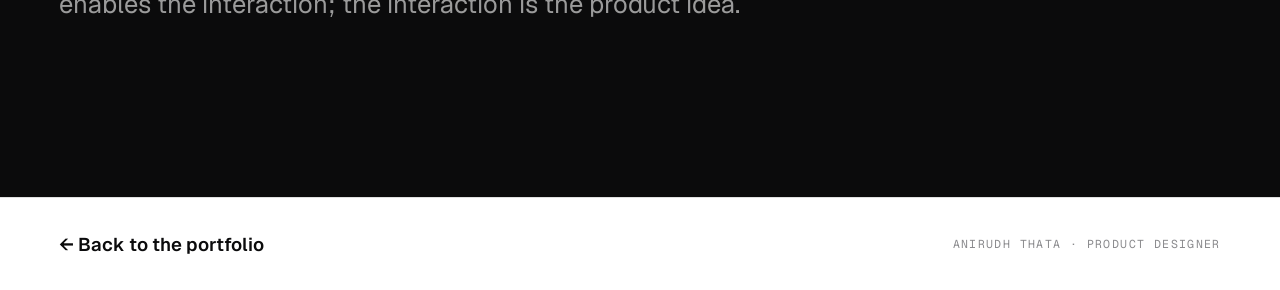
<file: ar-visualizer.html>
<!DOCTYPE html>
<html lang="en">
<head>
  <meta charset="UTF-8" />
  <script>document.documentElement.classList.add("js");if("scrollRestoration"in history)history.scrollRestoration="manual";window.scrollTo(0,0);</script>
  <meta name="viewport" content="width=device-width, initial-scale=1.0" />
  <meta name="theme-color" content="#ffffff" />
  <title>AR Product Visualizer — an exploration · Anirudh Thata</title>
  <meta name="description" content="An exploration in physical–digital experience design: instead of making curiosity leave the physical world to find the digital experience, let the physical touchpoint become the entry point. See → Activate → Experience → Understand." />
  <link rel="preload" href="assets/fonts/Geist-Variable.woff2" as="font" type="font/woff2" crossorigin />
  <link rel="preload" href="assets/fonts/GeistMono-Variable.woff2" as="font" type="font/woff2" crossorigin />
  <link rel="stylesheet" href="css/fonts.css" />
  <link rel="stylesheet" href="css/tokens.css" />
  <link rel="stylesheet" href="css/base.css" />
  <link rel="stylesheet" href="css/case.css?v=17" />
  <link rel="stylesheet" href="css/pin.css?v=3" />
  <link rel="stylesheet" href="css/smooth.css?v=1" />
  <link rel="icon" href="assets/favicon.svg" type="image/svg+xml" />
</head>

<body class="db ar">
  <a class="db-skip" href="#db-main">Skip to the story</a>
  <div class="db-progress" id="db-progress" aria-hidden="true"><span></span></div>

  <header class="db-top">
    <a class="db-top__back" href="index.html"><span aria-hidden="true">←</span> Anirudh&nbsp;Thata</a>
    <span class="db-top__here">AR Product Visualizer · Exploration</span>
    <a class="db-top__cta" href="index.html#contact">Let's connect</a>
  </header>

  <main id="db-main">

    <!-- ============================================================
         HERO
         ============================================================ -->
    <section class="db-hero ar-hero">
      <p class="db-eyebrow db-in">Physical–digital interaction · Self-initiated exploration</p>
      <h1 class="ar-hero__title db-in">AR Product Visualizer</h1>
      <p class="ar-hero__sub db-in">
        Turning physical discovery into an interactive product experience.
      </p>
      <p class="db-hero__scroll db-in" aria-hidden="true">Scroll — this is how I thought about it</p>
    </section>

    <!-- ============================================================
         01 · THE OBSERVATION
         ============================================================ -->
    <section class="db-block ar-observe" data-chapter="Observation">
      <p class="db-kicker db-in">01 — The observation</p>
      <h2 class="db-h2 db-in">Curiosity starts before anyone opens an app.</h2>
      <p class="db-lede db-in">
        A product on a shelf. A package. A printed advertisement. A display.
        Each one can catch someone's attention — but each one can only carry
        so much information.
      </p>
      <p class="ar-punch db-in">So the next question is always: “Can I see more?”</p>
      <p class="ar-note db-in">
        Today, answering it means leaving: search, find the product, hunt for
        the information. The curiosity has to survive the trip.
      </p>
    </section>

    <!-- ============================================================
         02 · THE IDEA
         ============================================================ -->
    <section class="db-pivot db-dark">
      <p class="db-pivot__wrong db-in">See product → Search online → Find it → Look for information</p>
      <p class="db-pivot__q db-in">What if the product could come alive?</p>
      <p class="db-pivot__after db-in">
        The digital layer appears where the curiosity started.
      </p>
    </section>

    <!-- ============================================================
         03 · THE EXPERIENCE
         ============================================================ -->
    <section class="db-block ar-experience" data-chapter="Experience">
      <p class="db-kicker db-in">02 — The experience</p>
      <h2 class="db-h2 db-in">The physical product becomes the doorway.</h2>

      <div class="db-techflow db-in">
        <div class="db-techflow__chain">
          <div class="db-techflow__step">
            <span class="db-techflow__icon">01</span>
            <p>See</p>
          </div>
          <span class="db-techflow__arrow" aria-hidden="true"></span>
          <div class="db-techflow__step db-techflow__step--key">
            <span class="db-techflow__icon">02</span>
            <p>Activate</p>
          </div>
          <span class="db-techflow__arrow" aria-hidden="true"></span>
          <div class="db-techflow__step db-techflow__step--key">
            <span class="db-techflow__icon">03</span>
            <p>Experience</p>
          </div>
          <span class="db-techflow__arrow" aria-hidden="true"></span>
          <div class="db-techflow__step">
            <span class="db-techflow__icon">04</span>
            <p>Understand</p>
          </div>
        </div>
      </div>

      <p class="db-lede db-in">
        Rather than showing the product again, the layer reveals what the
        object itself cannot say:
      </p>
      <div class="ar-grid db-in">
        <div class="ar-grid__cell">
          <p class="ar-grid__k">Product information</p>
          <p class="ar-grid__text">What is it?</p>
        </div>
        <div class="ar-grid__cell">
          <p class="ar-grid__k">Demonstration</p>
          <p class="ar-grid__text">How does it work?</p>
        </div>
        <div class="ar-grid__cell">
          <p class="ar-grid__k">Video</p>
          <p class="ar-grid__text">The product in context.</p>
        </div>
        <div class="ar-grid__cell">
          <p class="ar-grid__k">Details</p>
          <p class="ar-grid__text">What would otherwise need a second journey.</p>
        </div>
      </div>
    </section>

    <!-- ============================================================
         04 · NOT ONE PRODUCT — THE PATTERN
         ============================================================ -->
    <section class="db-block ar-pattern">
      <p class="db-kicker db-in">03 — The pattern</p>
      <h2 class="db-h2 db-in">It isn't about one product.</h2>
      <p class="db-lede db-in">
        Treating AR as a one-off visual effect would have been the smaller
        idea. The interesting part is the interaction pattern underneath —
        which holds wherever a physical thing meets a curious person.
      </p>

      <ul class="ar-ctx db-in">
        <li class="ar-ctx__row">
          <span class="ar-ctx__k">Packaging</span>
          <span class="ar-ctx__flow">See product → Activate → Explore</span>
        </li>
        <li class="ar-ctx__row">
          <span class="ar-ctx__k">Print advertising</span>
          <span class="ar-ctx__flow">See advertisement → Activate → Watch</span>
        </li>
        <li class="ar-ctx__row">
          <span class="ar-ctx__k">Retail</span>
          <span class="ar-ctx__flow">See product → Activate → Understand</span>
        </li>
        <li class="ar-ctx__row">
          <span class="ar-ctx__k">Events</span>
          <span class="ar-ctx__flow">See display → Activate → Experience</span>
        </li>
        <li class="ar-ctx__row">
          <span class="ar-ctx__k">Demonstrations</span>
          <span class="ar-ctx__flow">See product → Activate → Learn</span>
        </li>
      </ul>

      <p class="ar-punch db-in">The context changes. The experience doesn't.</p>
      <p class="db-aside db-in">Physical touchpoint → digital experience.</p>
    </section>

    <!-- ============================================================
         05 · THE DESIGN QUESTION
         ============================================================ -->
    <section class="db-block db-dark ar-question">
      <p class="db-kicker db-kicker--light db-in">04 — The design question</p>
      <h2 class="db-h2 db-in">The question was never “what can AR do?”</h2>

      <blockquote class="ar-quote db-in">
        Where does the product experience actually begin?
      </blockquote>

      <p class="ar-dark-lede db-in">
        We tend to assume it begins when someone opens an app or visits a
        site. But it begins earlier — when they notice a package, walk past a
        display, or pick the thing up. That moment could be the first
        interaction rather than the one before it.
      </p>
      <p class="ar-dark-lede db-in">
        The real opportunity isn't making objects more entertaining. It is
        shortening the distance between “this caught my attention” and “now I
        understand it.”
      </p>
    </section>

    <!-- ============================================================
         06 · WHAT IT REPRESENTS
         ============================================================ -->
    <section class="db-block ar-means" data-chapter="What it means">
      <p class="db-kicker db-in">05 — What this exploration represents</p>
      <h2 class="db-h2 db-in">A package can become an interface.</h2>
      <p class="db-lede db-in">
        This wasn't an exercise in adding AR to a product. It was an
        exploration of what happens when the boundary between a physical
        product and a digital product experience stops being rigid.
      </p>
      <ul class="db-reflect__qs db-in">
        <li>A package can become an interface.</li>
        <li>An advertisement can become an interaction.</li>
        <li>A display can become a demonstration.</li>
      </ul>
      <p class="ar-principle db-in">The screen doesn't always have to be the starting point.</p>
    </section>

    <!-- ============================================================
         FINAL FRAME
         ============================================================ -->
    <section class="db-final db-dark">
      <p class="db-final__text db-in">
        Don't make curiosity leave the physical world to find the
        <em>digital experience</em>.
      </p>
      <p class="db-final__sub db-in">
        See → Activate → Experience → Understand. The technology enables the
        interaction; the interaction is the product idea.
      </p>
    </section>

  </main>

  <footer class="db-foot">
    <a href="index.html"><span aria-hidden="true">←</span> Back to the portfolio</a>
    <span class="db-foot__name">Anirudh Thata · Product Designer</span>
  </footer>

  <script defer src="js/vendor/gsap.min.js"></script>
  <script defer src="js/vendor/ScrollTrigger.min.js"></script>
  <script defer src="js/vendor/lenis.min.js"></script>
  <script defer src="js/vendor/SplitText.min.js"></script>
  <script type="module" src="js/case.js?v=4"></script>

  <script>
    /* The reveal system holds .db-in at opacity 0 until it runs. If it never
       runs — module blocked, GSAP unavailable, an error before init — the page
       would stay blank. GSAP marks every batched element .is-in the moment it
       initialises, so the presence of one is the signal that it ran. */
    setTimeout(function () {
      if (document.querySelector(".db-in.is-in")) return;
      document.querySelectorAll(".db-in").forEach(function (el) {
        el.classList.add("is-in");
      });
    }, 3000);
  </script>

</body>
</html>
</file>
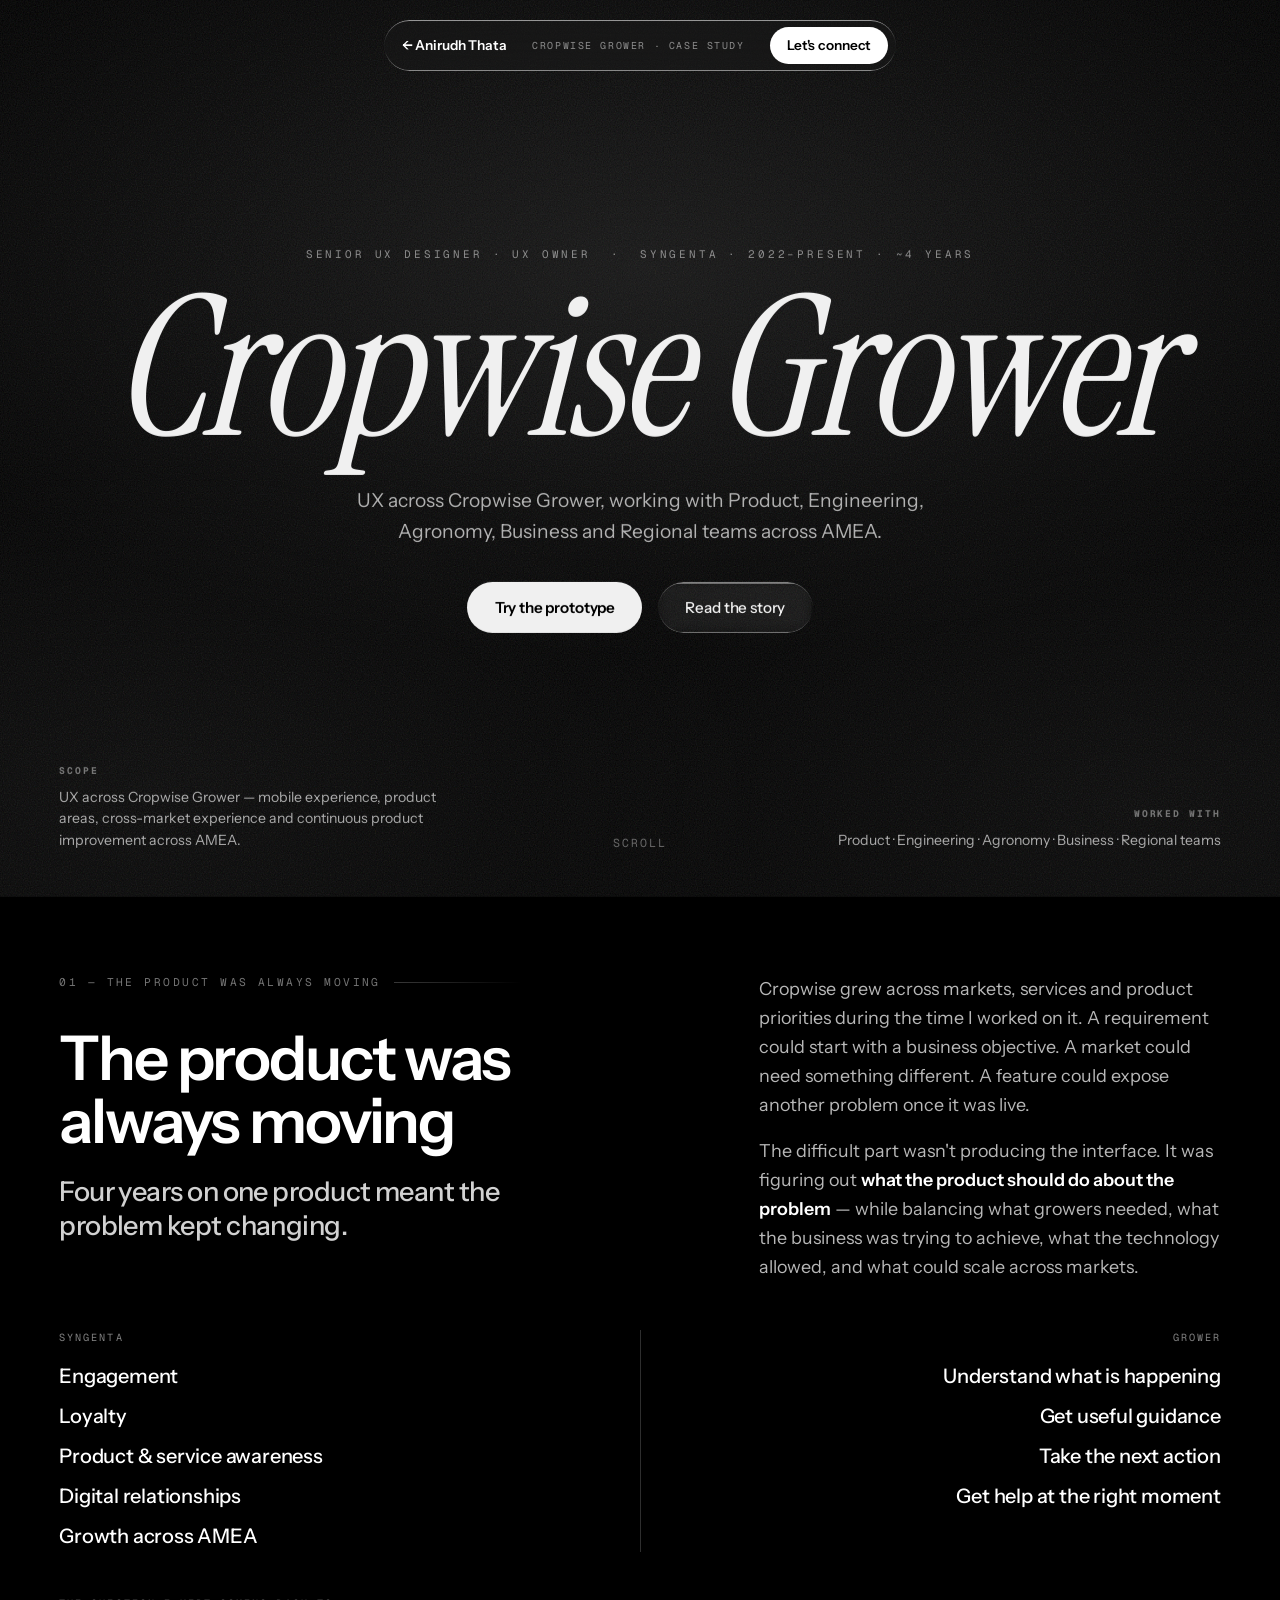
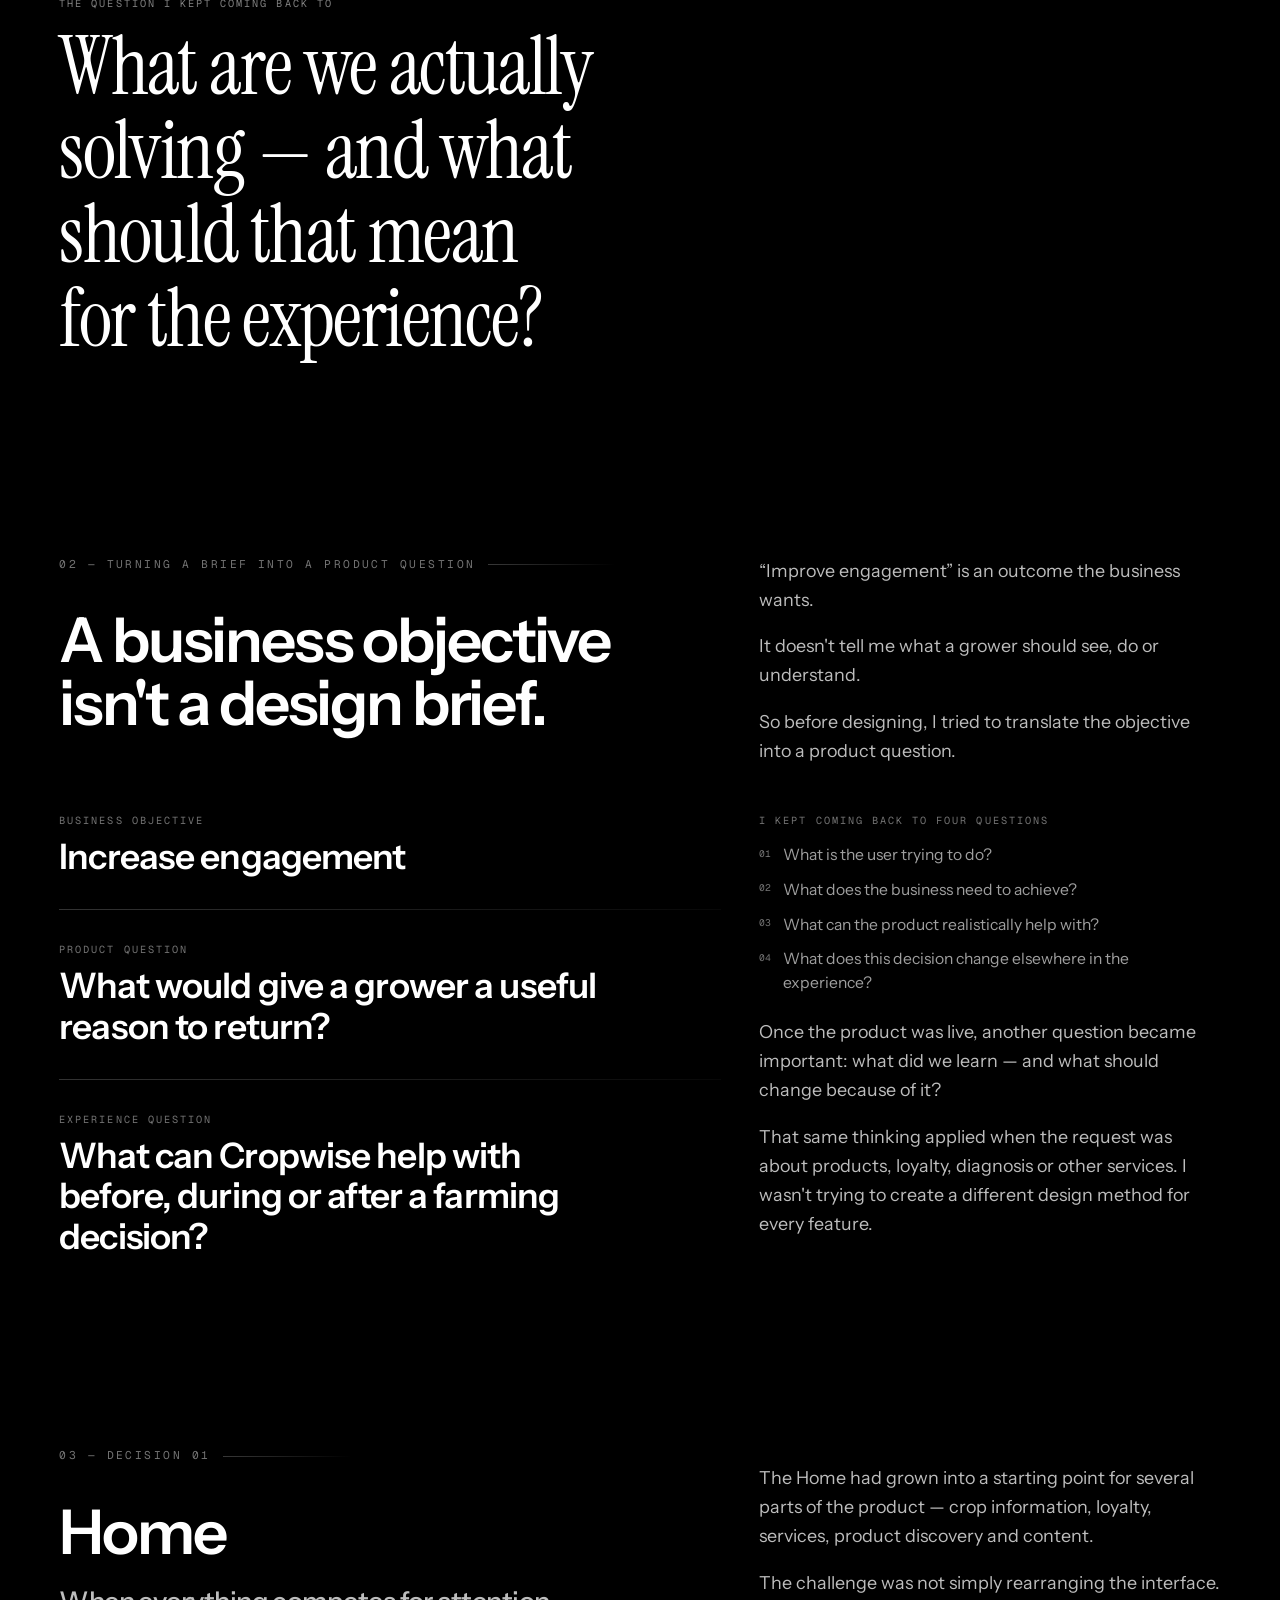
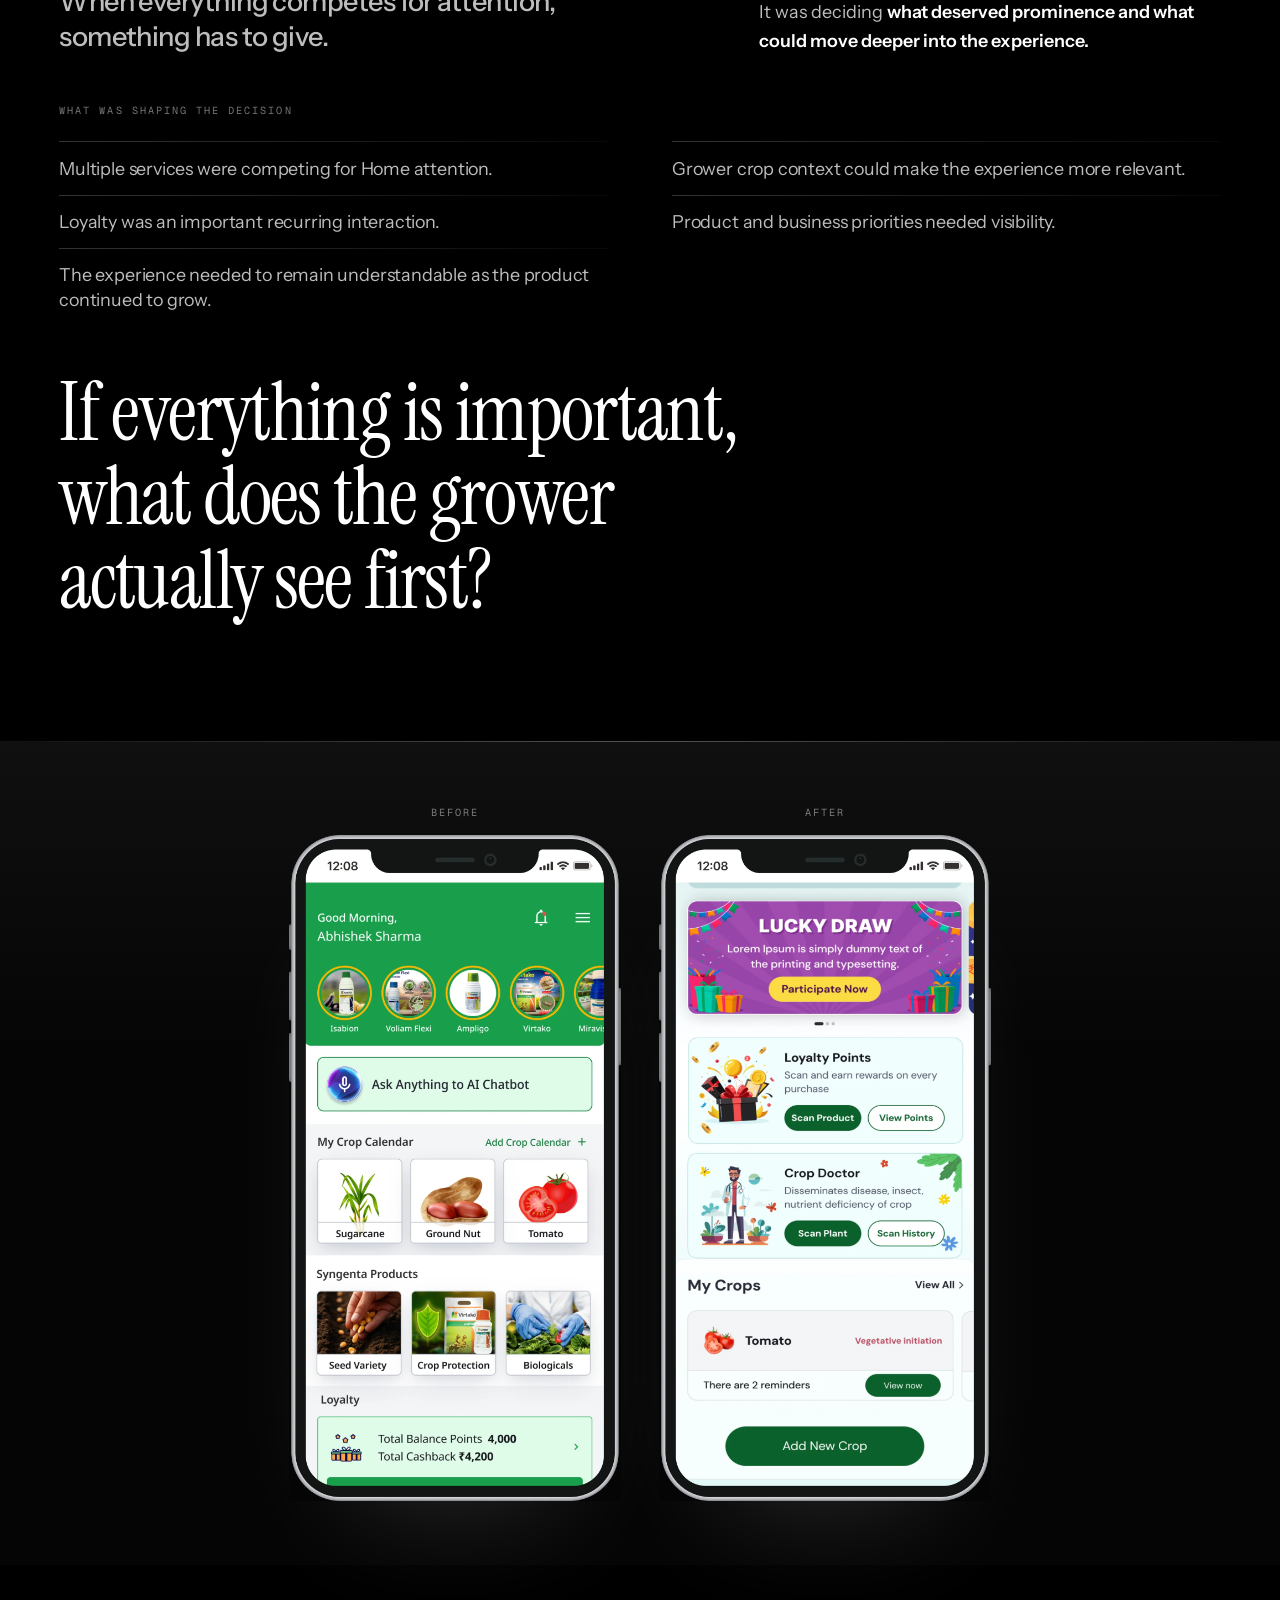
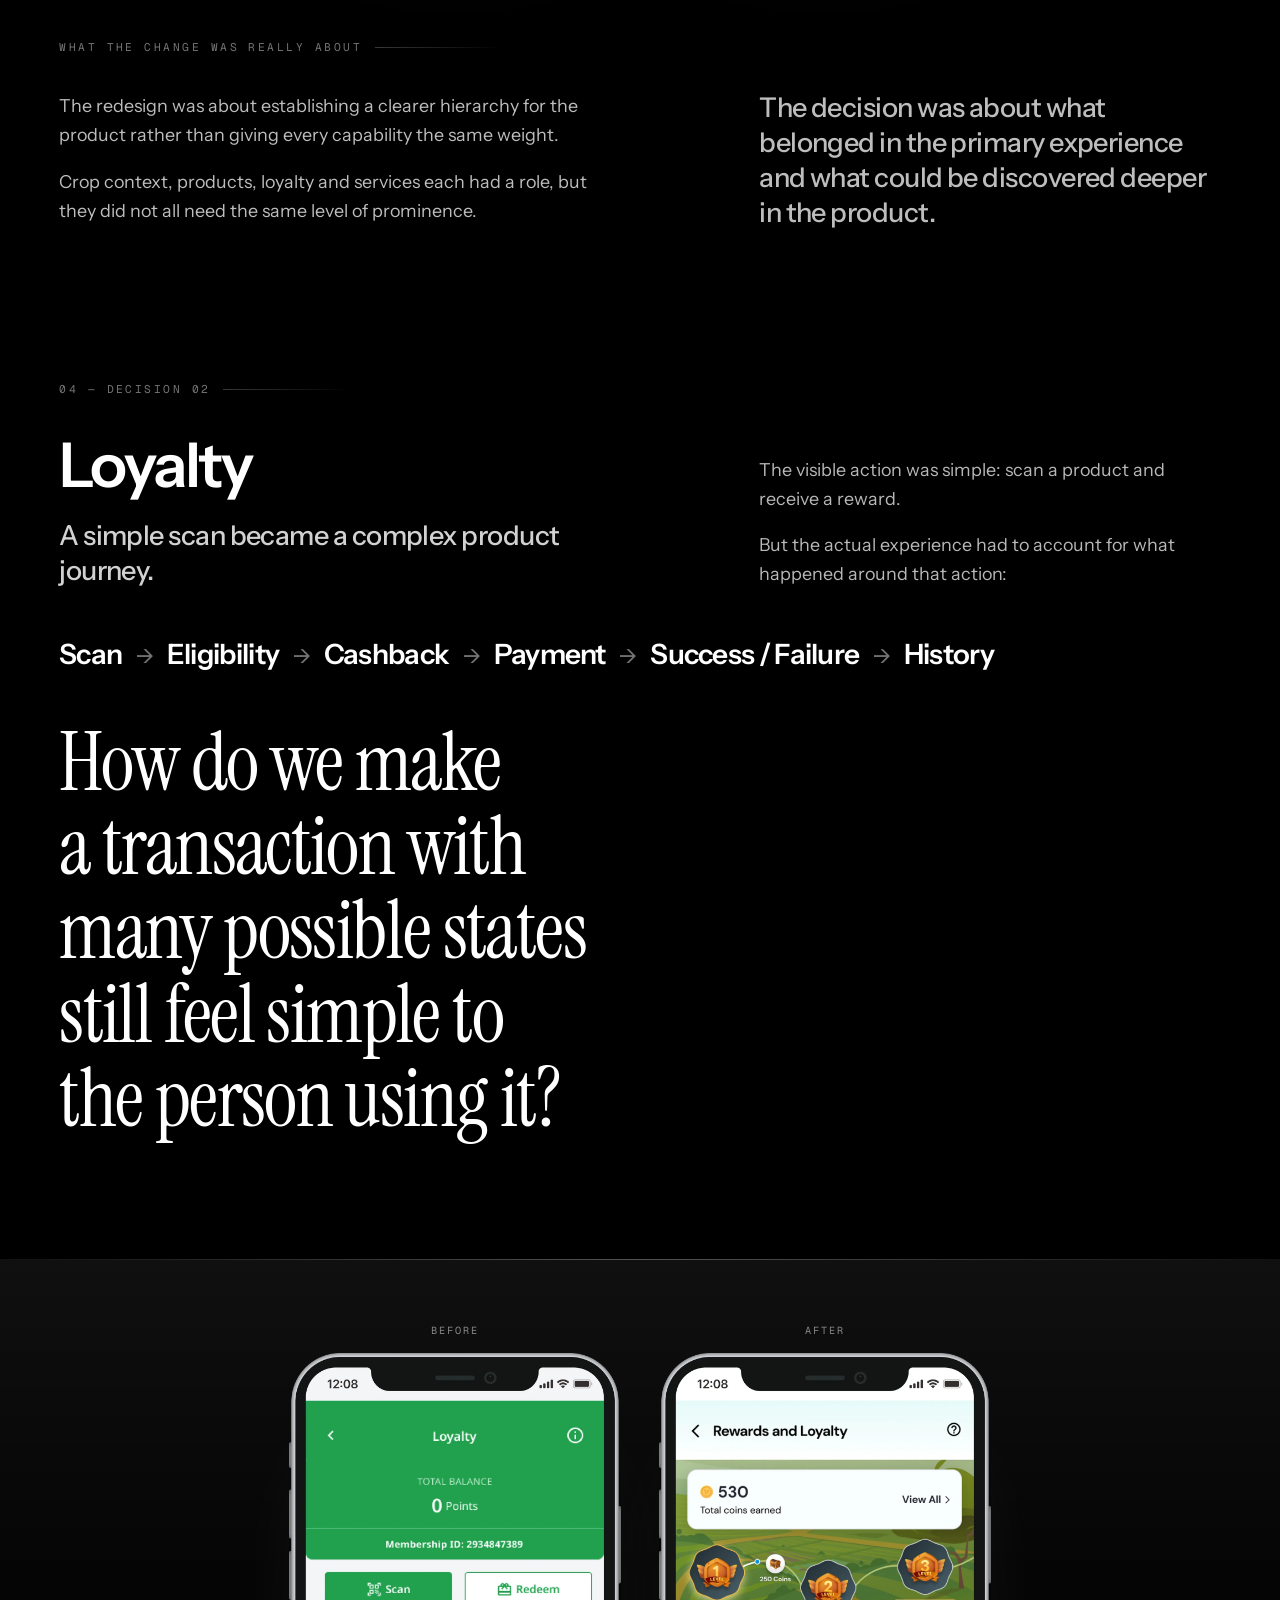
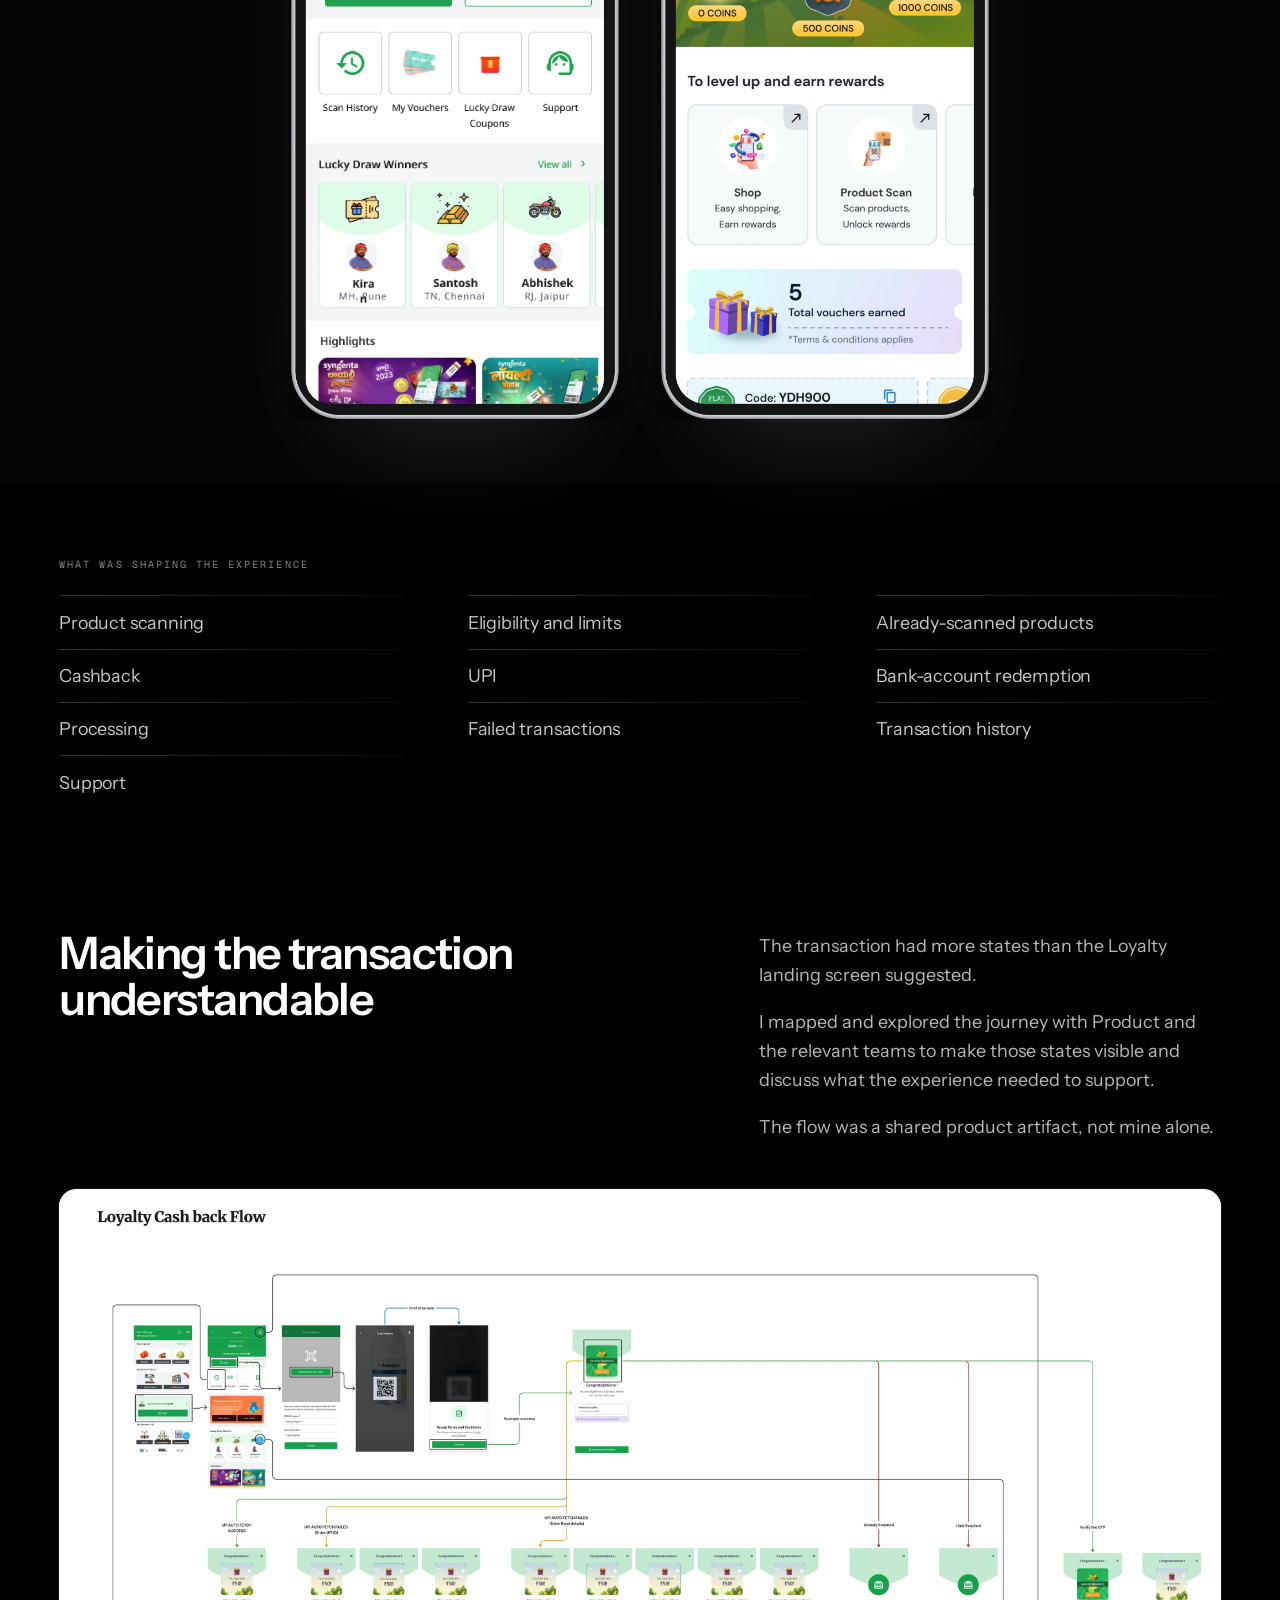
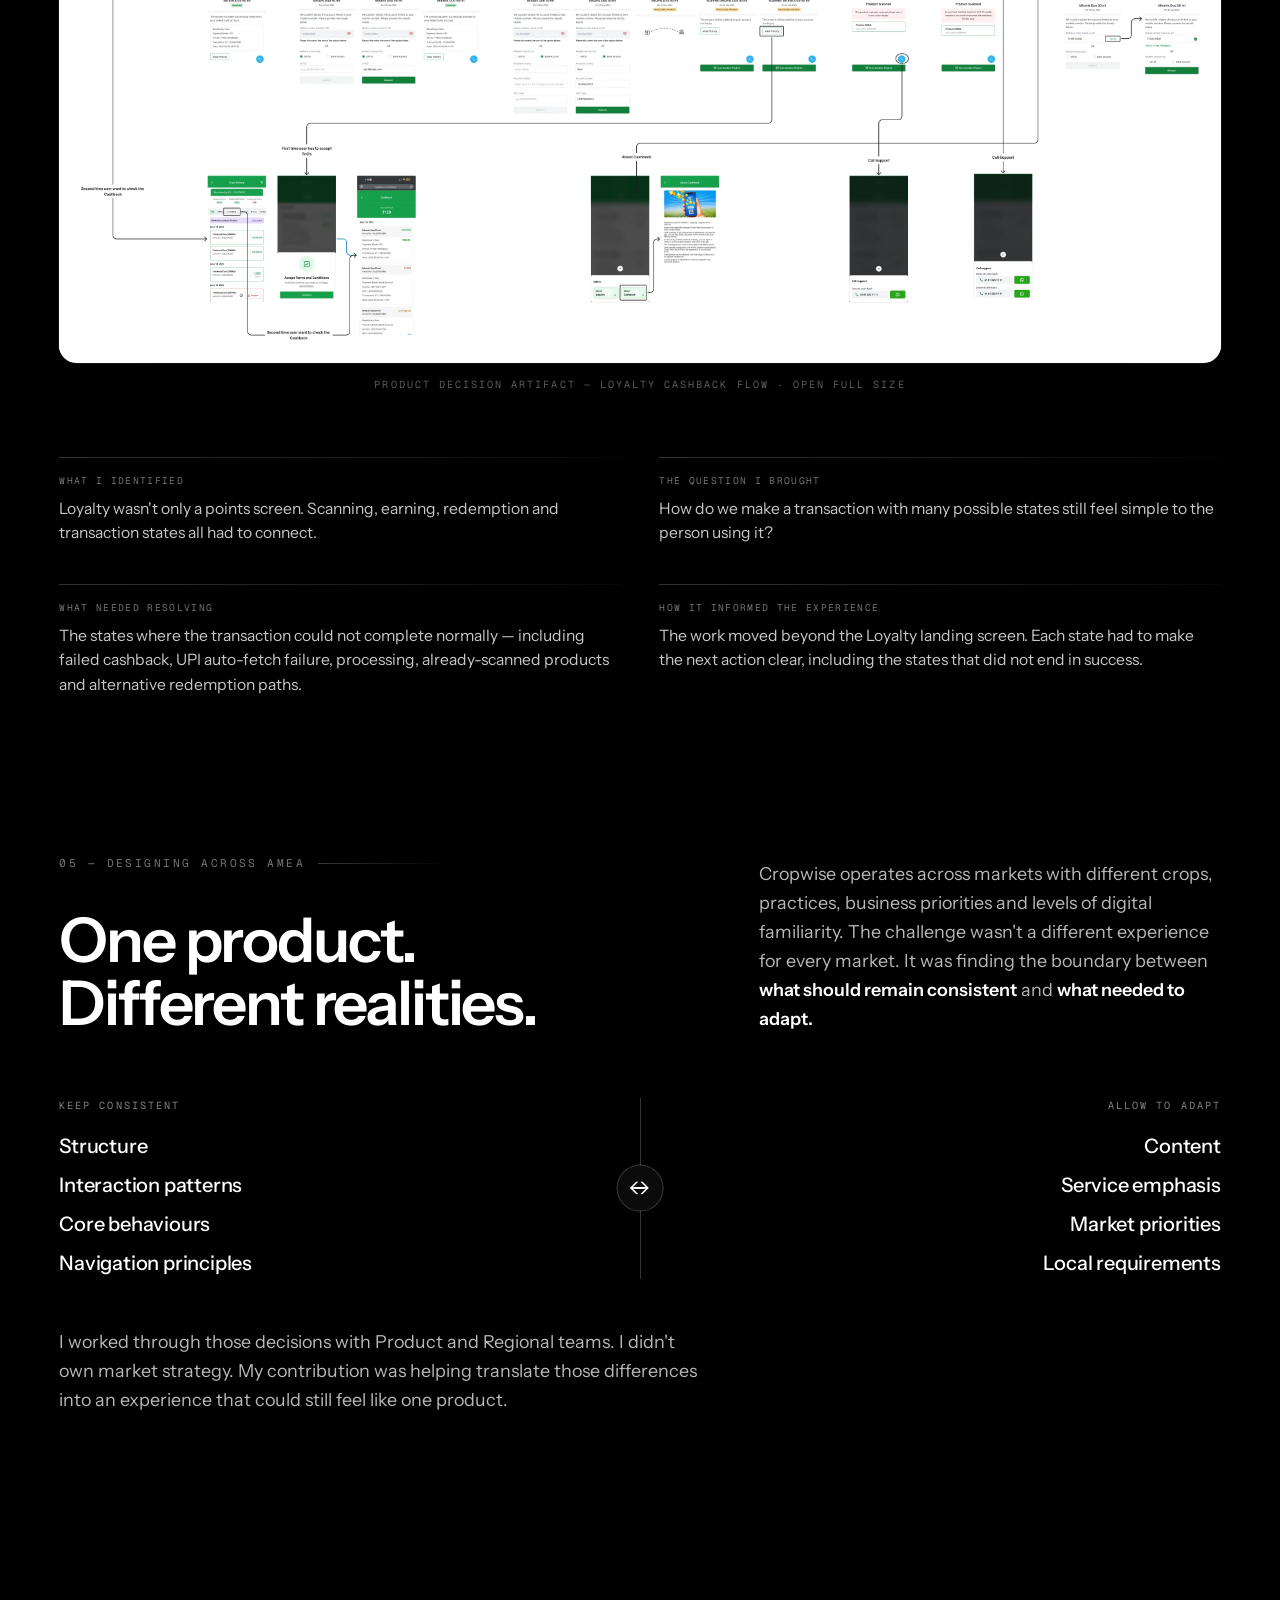
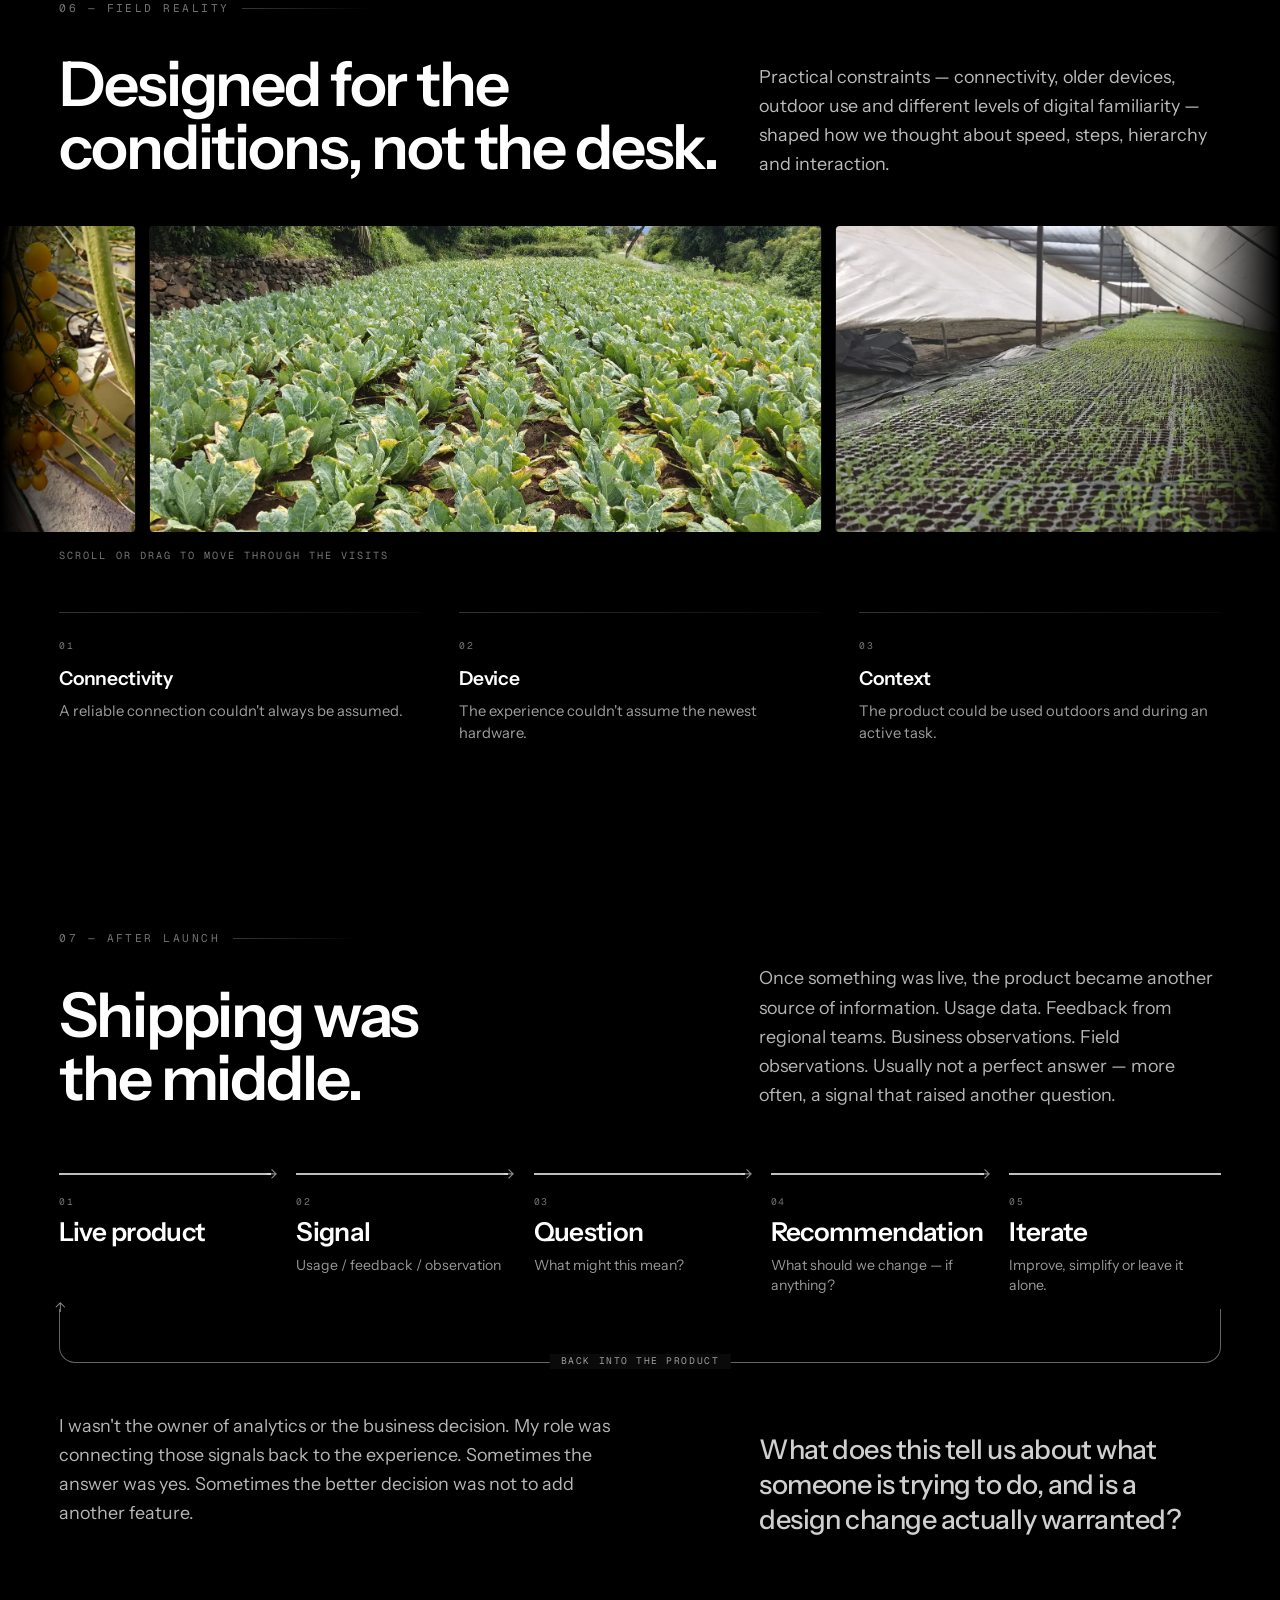
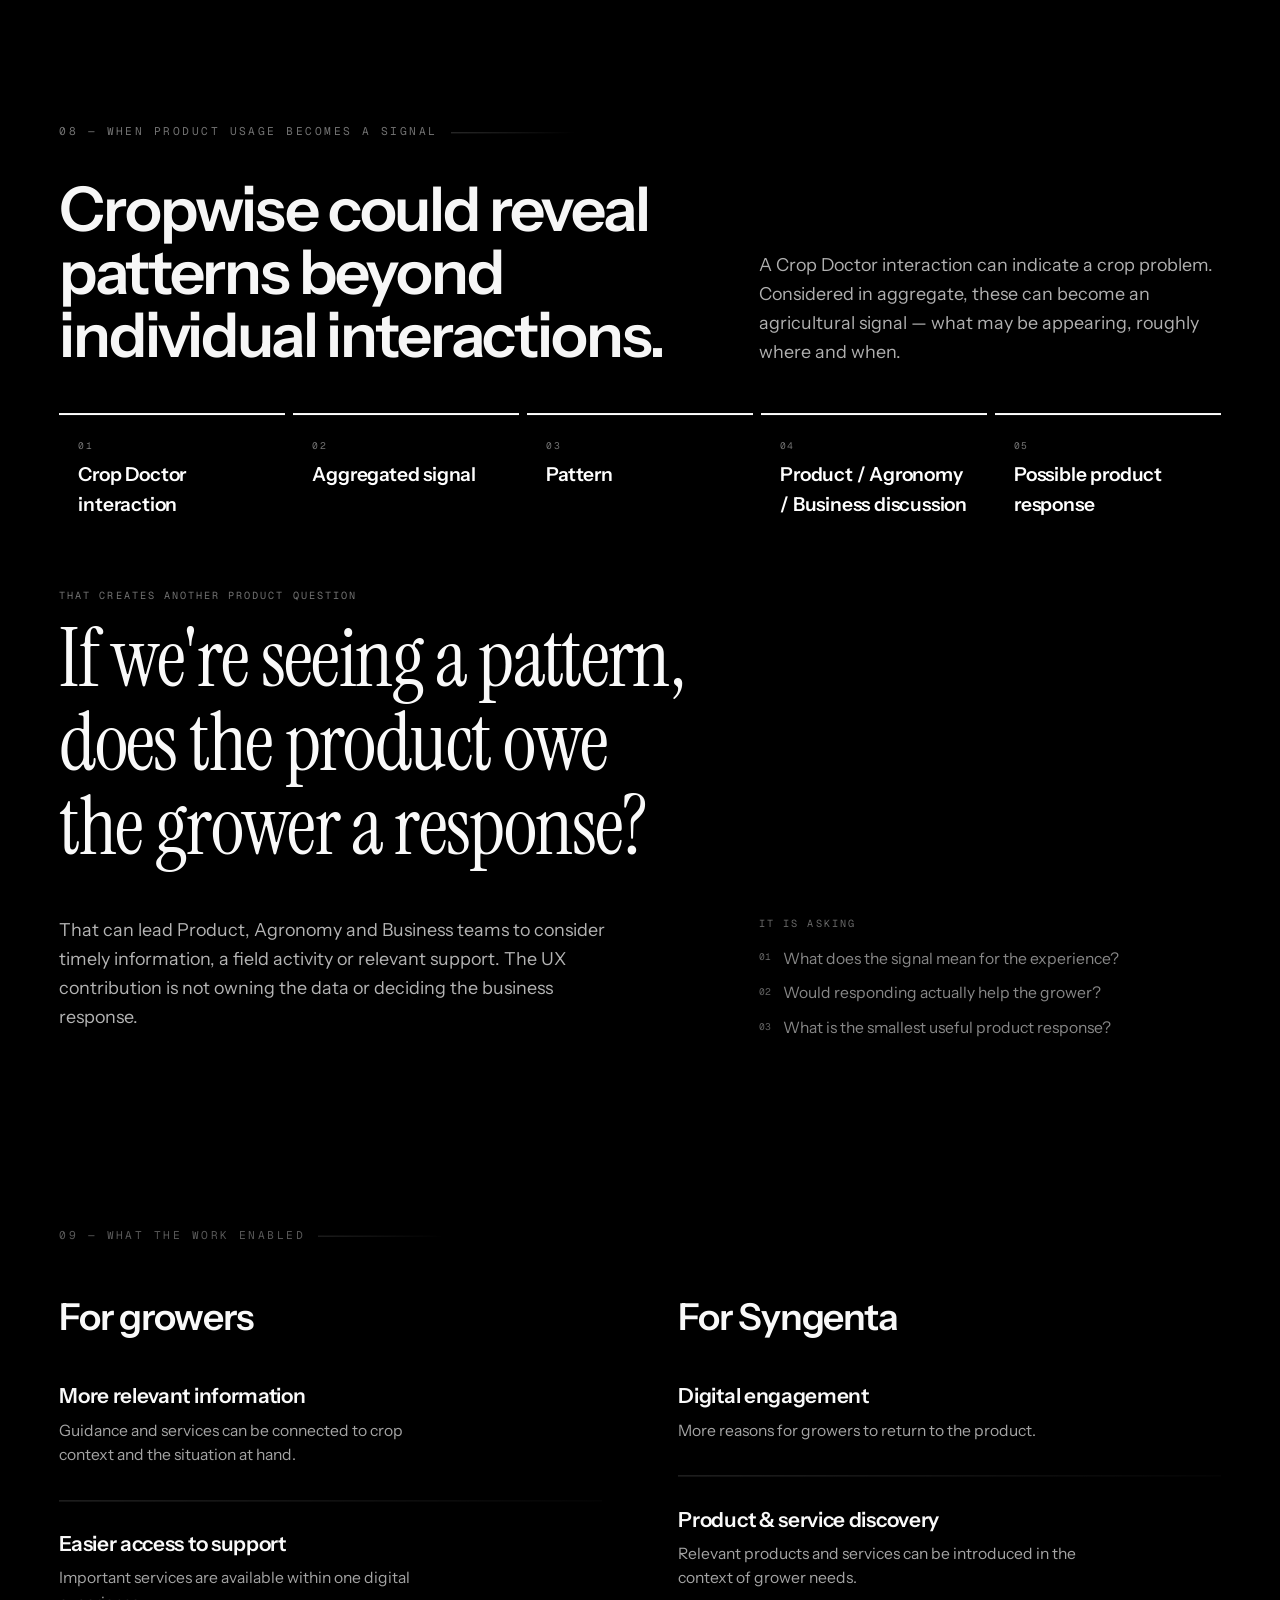
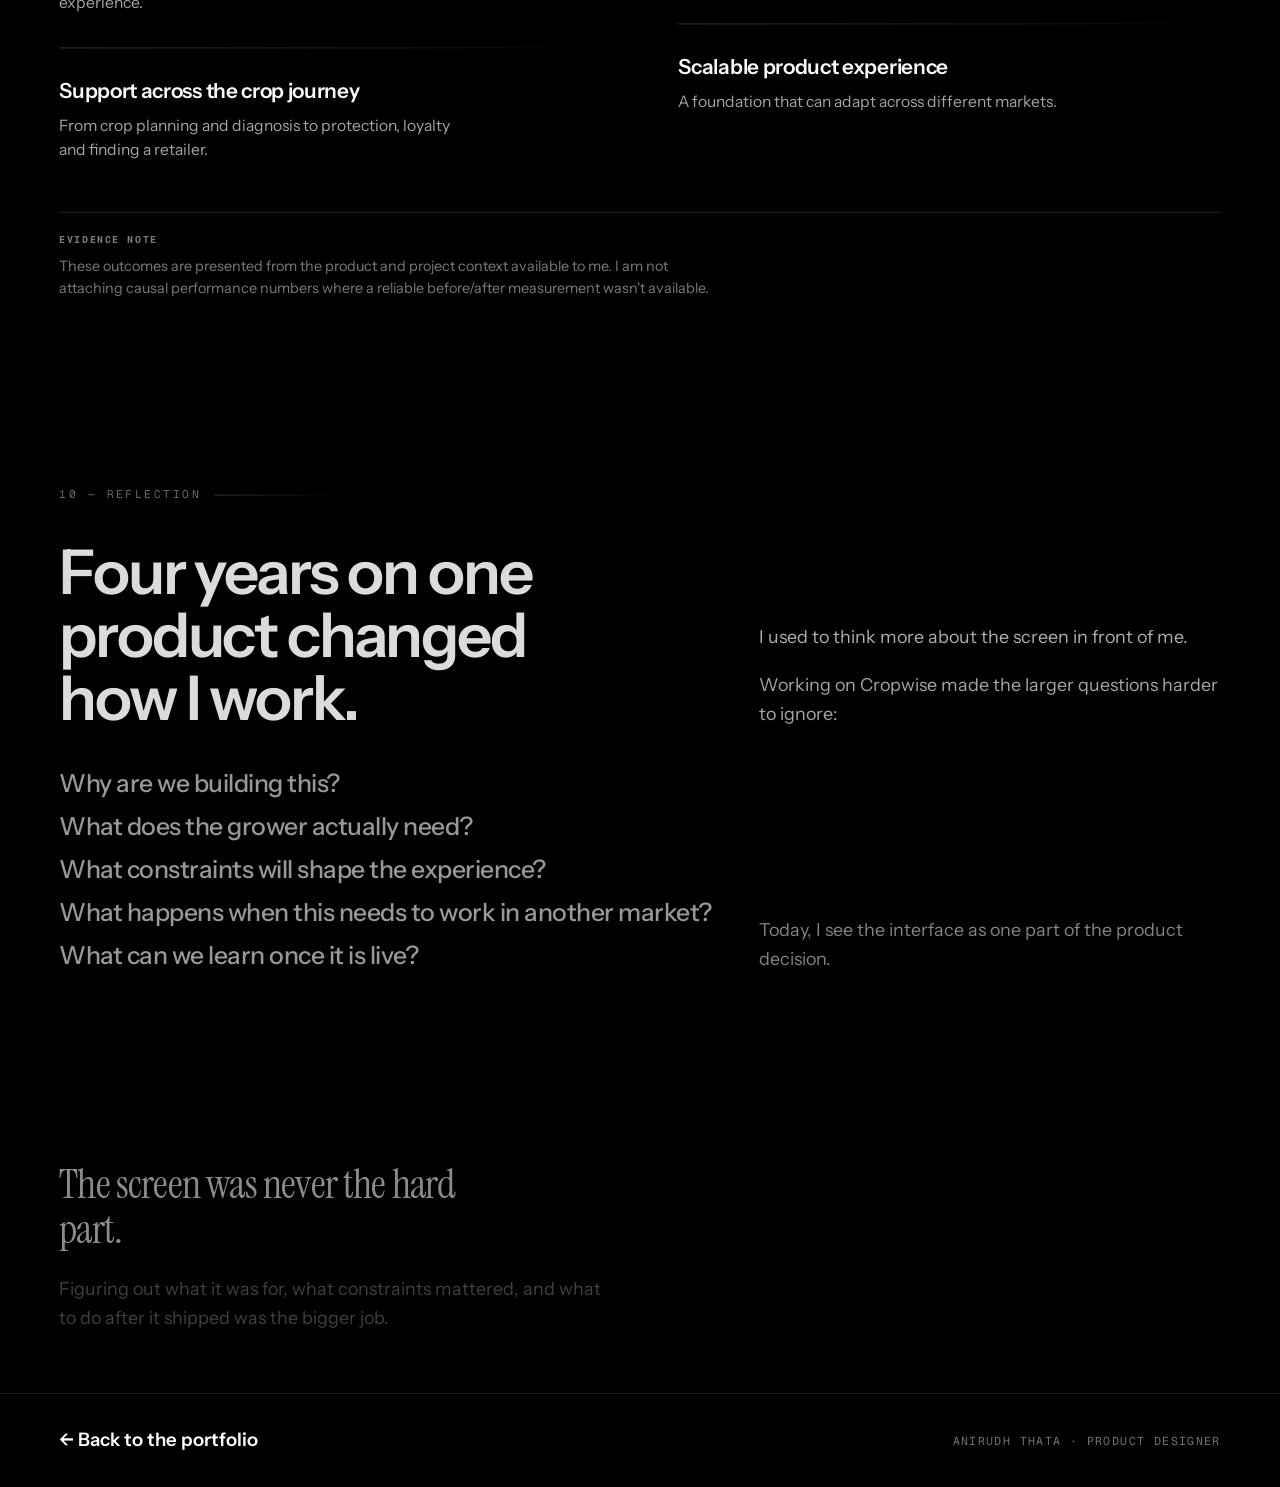
<file: cropwise.html>
<!DOCTYPE html>
<html lang="en" data-cw>
<head>
  <meta charset="UTF-8" />
  <script>document.documentElement.classList.add("js");if("scrollRestoration"in history)history.scrollRestoration="manual";window.scrollTo(0,0);</script>
  <meta name="viewport" content="width=device-width, initial-scale=1.0" />
  <meta name="theme-color" content="#ffffff" />
  <title>Cropwise Grower — a Product Designer's case study · Anirudh Thata</title>
  <meta name="description" content="Four years of UX and product decisions on Cropwise Grower at Syngenta — framing business objectives as product questions, working across Product, Engineering, Agronomy and Regional teams, and designing for AMEA markets and real field conditions." />
  <link rel="preload" href="assets/fonts/Geist-Variable.woff2" as="font" type="font/woff2" crossorigin />
  <link rel="preload" href="assets/fonts/GeistMono-Variable.woff2" as="font" type="font/woff2" crossorigin />
  <link rel="stylesheet" href="css/fonts.css" />
  <link rel="stylesheet" href="css/tokens.css" />
  <link rel="stylesheet" href="css/base.css" />
  <link rel="stylesheet" href="css/case.css?v=17" />
  <link rel="stylesheet" href="css/cropwise.css?v=10" />
  <link rel="stylesheet" href="css/pin.css?v=3" />
  <link rel="stylesheet" href="css/smooth.css?v=1" />
  <link rel="icon" href="assets/favicon.svg" type="image/svg+xml" />
</head>

<body class="db cw cw2">
  <a class="db-skip" href="#db-main">Skip to the story</a>
  <div class="db-progress" id="db-progress" aria-hidden="true"><span></span></div>

  <!-- Minimal top bar — clearly a chapter of the same portfolio, not a new site. -->
  <header class="db-top">
    <a class="db-top__back" href="index.html"><span aria-hidden="true">←</span> Anirudh&nbsp;Thata</a>
    <span class="db-top__here">Cropwise Grower · Case Study</span>
    <a class="db-top__cta" href="index.html#contact">Let's connect</a>
  </header>

  <!-- Interactive prototype. Declared as data so the iframe is only created
       when someone asks for it — Figma is heavy and should never load with
       the page. `hide-ui` and the dropped `show-proto-sidebar` keep Figma's
       own chrome out of the phone screen. -->
  <div id="proto"
       data-embed="https://embed.figma.com/proto/g86Yc62af1xAUfaR4wIzw8/NCG?node-id=177-3420&starting-point-node-id=280%3A6248&scaling=min-zoom&content-scaling=fixed&page-id=0%3A1&hide-ui=1&embed-host=anirudh-portfolio"
       data-open="https://www.figma.com/proto/g86Yc62af1xAUfaR4wIzw8/NCG?node-id=177-3420&starting-point-node-id=280%3A6248&scaling=min-zoom&content-scaling=fixed&page-id=0%3A1"
       data-device="375x812"
       data-label="Cropwise Grower — interactive prototype"
       hidden></div>

  <main id="db-main">

    <!-- ============================================================
         HERO
         ============================================================ -->
    <!-- The hero owns the page's one cinematic moment. `data-hero-seq` marks
         the order the entrance plays in; the motion module reads it, and
         without JS every step is simply visible. -->
    <section class="db-hero cw-hero">
      <div class="cw2-hero__center">
        <p class="db-eyebrow" data-hero-seq="1">Senior UX Designer · UX Owner &nbsp;·&nbsp; Syngenta · 2022&ndash;Present · ~4 years</p>
        <h1 class="cw-hero__title" data-hero-seq="2">Cropwise Grower</h1>
        <p class="cw2-hero__lede" data-hero-seq="3">
          UX across Cropwise Grower, working with Product, Engineering,
          Agronomy, Business and Regional teams across AMEA.
        </p>
        <div class="cw2-hero__cta" data-hero-seq="4">
          <button type="button" class="cw2-btn cw2-btn--solid"
                  onclick="document.querySelector('.proto-fab')?.click()">Try the prototype</button>
          <a class="cw2-btn cw2-glass" href="#cw-story-start">Read the story</a>
        </div>
      </div>

      <!-- Caption / action / caption, the reference's bottom band. It carries
           the scope and the collaborators rather than a marketing line. -->
      <div class="cw2-hero__foot" data-hero-seq="5">
        <div class="cw2-hero__cap">
          <b>Scope</b>
          <p>UX across Cropwise Grower — mobile experience, product areas, cross-market experience and continuous product improvement across AMEA.</p>
        </div>
        <p class="db-hero__scroll" aria-hidden="true">Scroll</p>
        <div class="cw2-hero__cap cw2-hero__cap--right">
          <b>Worked with</b>
          <p>Product · Engineering · Agronomy · Business · Regional teams</p>
        </div>
      </div>
    </section>

    <!-- ============================================================
         01 — THE PRODUCT WAS ALWAYS MOVING
         One composition: headline → explanation → tension → question.
         ============================================================ -->
    <section id="cw-story-start" class="cw2-sec cw2-sec--tight cw2-dark" data-chapter="Problem">
      <div class="cw2-grid">
        <div class="cw2-c1_6">
          <p class="cw2-num db-in">01 — The product was always moving</p>
          <h2 class="cw2-h db-in">The product was always moving</h2>
          <p class="cw2-sub db-in">Four years on one product meant the problem kept changing.</p>
        </div>
        <div class="cw2-c8_5" style="align-self:end">
          <p class="cw2-body db-in">
            Cropwise grew across markets, services and product priorities during
            the time I worked on it. A requirement could start with a business
            objective. A market could need something different. A feature could
            expose another problem once it was live.
          </p>
          <p class="cw2-body db-in">
            The difficult part wasn't producing the interface. It was figuring
            out <strong>what the product should do about the problem</strong> —
            while balancing what growers needed, what the business was trying to
            achieve, what the technology allowed, and what could scale across
            markets.
          </p>
        </div>
      </div>

      <div class="cw2-sides db-in">
        <div>
          <p class="cw2-label">Syngenta</p>
          <ul>
            <li>Engagement</li>
            <li>Loyalty</li>
            <li>Product &amp; service awareness</li>
            <li>Digital relationships</li>
            <li>Growth across AMEA</li>
          </ul>
        </div>
        <span class="cw2-sides__rule" aria-hidden="true"></span>
        <div class="cw2-sides--right">
          <p class="cw2-label">Grower</p>
          <ul>
            <li>Understand what is happening</li>
            <li>Get useful guidance</li>
            <li>Take the next action</li>
            <li>Get help at the right moment</li>
          </ul>
        </div>
      </div>

      <div class="cw2-qwrap">
        <p class="cw2-label db-in">The question I kept coming back to</p>
        <p class="cw2-q db-in" style="margin-top:0.8rem;color:#fff">
          What are we actually solving — and what should that mean for the
          experience?
        </p>
      </div>
    </section>

    <!-- ============================================================
         02 — TURNING A BRIEF INTO A PRODUCT QUESTION
         ============================================================ -->
    <section class="cw2-sec">
      <div class="cw2-grid">
        <div class="cw2-c1_6">
          <p class="cw2-num db-in">02 — Turning a brief into a product question</p>
          <h2 class="cw2-h db-in">A business objective isn't a design brief.</h2>
        </div>
        <div class="cw2-c8_5" style="align-self:end">
          <p class="cw2-body db-in">“Improve engagement” is an outcome the business wants.</p>
          <p class="cw2-body db-in">It doesn't tell me what a grower should see, do or understand.</p>
          <p class="cw2-body db-in">
            So before designing, I tried to translate the objective into a
            product question.
          </p>
        </div>
      </div>

      <!-- The ladder is the evidence here, so the four questions sit beside it
           rather than under it: one band, no dead half-page next to either. -->
      <div class="cw2-grid" style="margin-top:clamp(2rem,4vw,3rem)">
        <div class="cw2-c1_7">
          <div class="cw2-ladder db-in">
            <div class="cw2-ladder__step">
              <p class="cw2-label">Business objective</p>
              <p class="cw2-ladder__v">Increase engagement</p>
            </div>
            <div class="cw2-ladder__step">
              <p class="cw2-label">Product question</p>
              <p class="cw2-ladder__v">What would give a grower a useful reason to return?</p>
            </div>
            <div class="cw2-ladder__step cw2-ladder__step--last">
              <p class="cw2-label">Experience question</p>
              <p class="cw2-ladder__v">What can Cropwise help with before, during or after a farming decision?</p>
            </div>
          </div>
        </div>
        <div class="cw2-c8_5">
          <p class="cw2-label db-in">I kept coming back to four questions</p>
          <ol class="cw2-qs db-in" style="margin-top:0.9rem">
            <li>What is the user trying to do?</li>
            <li>What does the business need to achieve?</li>
            <li>What can the product realistically help with?</li>
            <li>What does this decision change elsewhere in the experience?</li>
          </ol>
          <p class="cw2-body db-in" style="margin-top:1.4rem">
            Once the product was live, another question became important: what
            did we learn — and what should change because of it?
          </p>
          <p class="cw2-body db-in" style="margin-top:1.1rem">
            That same thinking applied when the request was about products,
            loyalty, diagnosis or other services. I wasn't trying to create a
            different design method for every feature.
          </p>
        </div>
      </div>
    </section>

    <!-- ============================================================
         03 — DECISION 01 — HOME
         Inputs → product question → decision → evidence. The comparison
         carries the argument; there are no annotations on it, because the
         point is the prioritisation call, not a tour of the UI.
         ============================================================ -->
    <section class="cw2-sec cw2-sec--tight" data-chapter="Decisions">
      <div class="cw2-grid">
        <div class="cw2-c1_7">
          <p class="cw2-num db-in">03 — Decision 01</p>
          <h2 class="cw2-h db-in">Home</h2>
          <p class="cw2-sub db-in">When everything competes for attention, something has to give.</p>
        </div>
        <div class="cw2-c8_5" style="align-self:end">
          <p class="cw2-body db-in">
            The Home had grown into a starting point for several parts of the
            product — crop information, loyalty, services, product discovery
            and content.
          </p>
          <p class="cw2-body db-in">
            The challenge was not simply rearranging the interface. It was
            deciding <strong>what deserved prominence and what could move
            deeper into the experience.</strong>
          </p>
        </div>
      </div>

      <p class="cw2-label db-in" style="margin-top:clamp(2rem,4vw,3rem)">What was shaping the decision</p>
      <ul class="cw2-inputs db-in">
        <li>Multiple services were competing for Home attention.</li>
        <li>Grower crop context could make the experience more relevant.</li>
        <li>Loyalty was an important recurring interaction.</li>
        <li>Product and business priorities needed visibility.</li>
        <li>The experience needed to remain understandable as the product continued to grow.</li>
      </ul>

      <div class="cw2-qwrap">
        <p class="cw2-q db-in">
          If everything is important, what does the grower actually see first?
        </p>
      </div>
    </section>

    <div class="cw2-bleed cw2-stage">
      <div class="cw2-cmp">
        <div class="cw2-cmp__side">
          <p class="cw2-label db-in">Before</p>
          <span class="cw2-shot"><span class="cw2-shot__frame" data-file="OLD HOME — old homepage.png"><picture><source srcset="assets/cropwise/old-homepage.webp" type="image/webp"><img src="assets/cropwise/old-homepage.png" alt="The Home screen before the redesign" onerror="if(this.dataset.retried){this.closest('.cw2-shot').classList.add('is-missing')}else{this.dataset.retried=1;var s=this.src;this.src='';this.src=s}"></picture></span></span>
        </div>
        <div class="cw2-cmp__side">
          <p class="cw2-label db-in">After</p>
          <span class="cw2-shot"><span class="cw2-shot__frame" data-file="NEW HOME — new homepage.png"><picture><source srcset="assets/cropwise/new-homepage.webp" type="image/webp"><img src="assets/cropwise/new-homepage.png" alt="The Home screen after the redesign" onerror="if(this.dataset.retried){this.closest('.cw2-shot').classList.add('is-missing')}else{this.dataset.retried=1;var s=this.src;this.src='';this.src=s}"></picture></span></span>
        </div>
      </div>
    </div>

    <!-- The reasoning after the evidence. The decision itself is pulled out
         at sub scale so the takeaway is the call I made, not the paragraph. -->
    <section class="cw2-sec cw2-sec--tight">
      <p class="cw2-num db-in">What the change was really about</p>
      <div class="cw2-grid" style="margin-top:clamp(1.4rem,3vw,2.2rem)">
        <div class="cw2-c1_6">
          <p class="cw2-body db-in">
            The redesign was about establishing a clearer hierarchy for the
            product rather than giving every capability the same weight.
          </p>
          <p class="cw2-body db-in">
            Crop context, products, loyalty and services each had a role, but
            they did not all need the same level of prominence.
          </p>
        </div>
        <div class="cw2-c8_5">
          <p class="cw2-sub db-in" style="margin-top:0">
            The decision was about what belonged in the primary experience and
            what could be discovered deeper in the product.
          </p>
        </div>
      </div>
    </section>

    <!-- ============================================================
         04 — DECISION 02 — LOYALTY
         A different capability to Home: reasoning through a system with many
         states. Chain → question → screen evidence → the full state list →
         the shared artifact → what I contributed to resolving it.
         ============================================================ -->
    <section class="cw2-sec cw2-sec--tight cw2-dark">
      <div class="cw2-grid">
        <div class="cw2-c1_7">
          <p class="cw2-num db-in">04 — Decision 02</p>
          <h2 class="cw2-h db-in">Loyalty</h2>
          <p class="cw2-sub db-in">A simple scan became a complex product journey.</p>
        </div>
        <div class="cw2-c8_5" style="align-self:end">
          <p class="cw2-body db-in">
            The visible action was simple: scan a product and receive a reward.
          </p>
          <p class="cw2-body db-in">
            But the actual experience had to account for what happened around
            that action:
          </p>
        </div>
      </div>

      <ol class="cw2-chain db-in">
        <li>Scan</li>
        <li>Eligibility</li>
        <li>Cashback</li>
        <li>Payment</li>
        <li>Success / Failure</li>
        <li>History</li>
      </ol>

      <div class="cw2-qwrap">
        <p class="cw2-q db-in" style="color:#fff">
          How do we make a transaction with many possible states still feel
          simple to the person using it?
        </p>
      </div>
    </section>

    <div class="cw2-bleed cw2-stage cw2-stage--dark">
      <div class="cw2-cmp">
        <div class="cw2-cmp__side">
          <p class="cw2-label db-in" style="color:rgba(255,255,255,.5)">Before</p>
          <span class="cw2-shot"><span class="cw2-shot__frame" data-file="OLD LOYALTY — old loyalty.png"><picture><source srcset="assets/cropwise/old-loyalty.webp" type="image/webp"><img src="assets/cropwise/old-loyalty.png" alt="The Loyalty screen before the redesign" loading="lazy" onerror="if(this.dataset.retried){this.closest('.cw2-shot').classList.add('is-missing')}else{this.dataset.retried=1;var s=this.src;this.src='';this.src=s}"></picture></span></span>
        </div>
        <div class="cw2-cmp__side">
          <p class="cw2-label db-in" style="color:rgba(255,255,255,.5)">After</p>
          <span class="cw2-shot"><span class="cw2-shot__frame" data-file="NEW LOYALTY — new loyalty.png"><picture><source srcset="assets/cropwise/new-loyalty.webp" type="image/webp"><img src="assets/cropwise/new-loyalty.png" alt="The Loyalty screen after the redesign" loading="lazy" onerror="if(this.dataset.retried){this.closest('.cw2-shot').classList.add('is-missing')}else{this.dataset.retried=1;var s=this.src;this.src='';this.src=s}"></picture></span></span>
        </div>
      </div>
    </div>

    <section class="cw2-sec cw2-sec--tight cw2-dark">
      <p class="cw2-label db-in">What was shaping the experience</p>
      <ul class="cw2-inputs cw2-inputs--3 db-in">
        <li>Product scanning</li>
        <li>Eligibility and limits</li>
        <li>Already-scanned products</li>
        <li>Cashback</li>
        <li>UPI</li>
        <li>Bank-account redemption</li>
        <li>Processing</li>
        <li>Failed transactions</li>
        <li>Transaction history</li>
        <li>Support</li>
      </ul>
    </section>

    <section class="cw2-sec cw2-dark">
      <div class="cw2-grid">
        <div class="cw2-c1_6">
          <h2 class="cw2-h db-in" style="margin-top:0;font-size:clamp(1.7rem,1.2rem + 2vw,2.8rem)">Making the transaction understandable</h2>
        </div>
        <div class="cw2-c8_5" style="align-self:end">
          <p class="cw2-body db-in">
            The transaction had more states than the Loyalty landing screen
            suggested.
          </p>
          <p class="cw2-body db-in">
            I mapped and explored the journey with Product and the relevant
            teams to make those states visible and discuss what the experience
            needed to support.
          </p>
          <p class="cw2-body db-in">
            The flow was a shared product artifact, not mine alone.
          </p>
        </div>
      </div>

      <div class="db-in" style="margin-top:clamp(2rem,4vw,3rem)">
        <span class="cw2-shot cw2-shot--flow">
          <a href="assets/cropwise/loyalty-flow.webp" target="_blank" rel="noopener"
             aria-label="Open the Loyalty cashback flow at full size">
            <span class="cw2-shot__frame" data-file="LOYALTY CASHBACK FLOW">
              <picture><source srcset="assets/cropwise/loyalty-flow.webp" type="image/webp"><img src="assets/cropwise/loyalty-flow.png"
                   alt="The Loyalty cashback flow: scanning through eligibility, cashback, UPI and bank redemption, failure states, history and support"
                   loading="lazy"
                   onerror="if(this.dataset.retried){this.closest('.cw2-shot').classList.add('is-missing')}else{this.dataset.retried=1;var s=this.src;this.src='';this.src=s}"></picture>
            </span>
          </a>
          <span class="cw2-shot__cap cw2-label">Product decision artifact — Loyalty Cashback Flow · open full size</span>
        </span>
      </div>

      <dl class="cw2-read db-in" style="margin-top:clamp(2.5rem,5vw,4rem)">
        <div>
          <dt>What I identified</dt>
          <dd>Loyalty wasn't only a points screen. Scanning, earning, redemption and transaction states all had to connect.</dd>
        </div>
        <div>
          <dt>The question I brought</dt>
          <dd>How do we make a transaction with many possible states still feel simple to the person using it?</dd>
        </div>
        <div>
          <dt>What needed resolving</dt>
          <dd>The states where the transaction could not complete normally — including failed cashback, UPI auto-fetch failure, processing, already-scanned products and alternative redemption paths.</dd>
        </div>
        <div>
          <dt>How it informed the experience</dt>
          <dd>The work moved beyond the Loyalty landing screen. Each state had to make the next action clear, including the states that did not end in success.</dd>
        </div>
      </dl>
    </section>

    <!-- ============================================================
         06 — DESIGNING ACROSS AMEA
         ============================================================ -->
    <section class="cw2-sec cw2-dark">
      <div class="cw2-grid">
        <div class="cw2-c1_6">
          <p class="cw2-num db-in">05 — Designing across AMEA</p>
          <h2 class="cw2-h db-in">One product. Different realities.</h2>
        </div>
        <div class="cw2-c8_5" style="align-self:end">
          <p class="cw2-body db-in">
            Cropwise operates across markets with different crops, practices,
            business priorities and levels of digital familiarity. The challenge
            wasn't a different experience for every market. It was finding the
            boundary between <strong>what should remain consistent</strong> and
            <strong>what needed to adapt.</strong>
          </p>
        </div>
      </div>

      <div class="cw2-axis db-in">
        <div>
          <p class="cw2-label">Keep consistent</p>
          <ul>
            <li>Structure</li>
            <li>Interaction patterns</li>
            <li>Core behaviours</li>
            <li>Navigation principles</li>
          </ul>
        </div>
        <span class="cw2-axis__rule" aria-hidden="true"></span>
        <div class="cw2-axis--right">
          <p class="cw2-label">Allow to adapt</p>
          <ul>
            <li>Content</li>
            <li>Service emphasis</li>
            <li>Market priorities</li>
            <li>Local requirements</li>
          </ul>
        </div>
      </div>

      <p class="cw2-body db-in" style="margin-top:clamp(2rem,4vw,3rem)">
        I worked through those decisions with Product and Regional teams. I
        didn't own market strategy. My contribution was helping translate those
        differences into an experience that could still feel like one product.
      </p>
    </section>

    <!-- ============================================================
         07 — FIELD REALITY
         ============================================================ -->
    <section class="cw2-sec">
      <div class="cw2-grid">
        <div class="cw2-c1_7">
          <p class="cw2-num db-in">06 — Field reality</p>
          <h2 class="cw2-h db-in">Designed for the conditions, not the desk.</h2>
        </div>
        <div class="cw2-c8_5" style="align-self:end">
          <p class="cw2-body db-in">
            Practical constraints — connectivity, older devices, outdoor use and
            different levels of digital familiarity — shaped how we thought about
            speed, steps, hierarchy and interaction.
          </p>
        </div>
      </div>
      <div class="cw2-strip" tabindex="0" role="region" aria-label="Field photographs — scroll or drag to move">
        <div class="cw2-strip__track">
          <figure class="cw2-strip__item"><picture><source srcset="assets/cropwise/field-01.webp" type="image/webp"><img src="assets/cropwise/field-01.jpg" alt="Field photograph from a Cropwise grower visit" loading="lazy" draggable="false"></picture></figure>
          <figure class="cw2-strip__item"><picture><source srcset="assets/cropwise/field-02.webp" type="image/webp"><img src="assets/cropwise/field-02.jpg" alt="Field photograph from a Cropwise grower visit" loading="lazy" draggable="false"></picture></figure>
          <figure class="cw2-strip__item"><picture><source srcset="assets/cropwise/field-03.webp" type="image/webp"><img src="assets/cropwise/field-03.jpg" alt="Field photograph from a Cropwise grower visit" loading="lazy" draggable="false"></picture></figure>
          <figure class="cw2-strip__item"><picture><source srcset="assets/cropwise/field-04.webp" type="image/webp"><img src="assets/cropwise/field-04.jpg" alt="Field photograph from a Cropwise grower visit" loading="lazy" draggable="false"></picture></figure>
          <figure class="cw2-strip__item"><picture><source srcset="assets/cropwise/field-05.webp" type="image/webp"><img src="assets/cropwise/field-05.jpg" alt="Field photograph from a Cropwise grower visit" loading="lazy" draggable="false"></picture></figure>
          <figure class="cw2-strip__item"><picture><source srcset="assets/cropwise/field-06.webp" type="image/webp"><img src="assets/cropwise/field-06.jpg" alt="Field photograph from a Cropwise grower visit" loading="lazy" draggable="false"></picture></figure>
          <figure class="cw2-strip__item"><picture><source srcset="assets/cropwise/field-07.webp" type="image/webp"><img src="assets/cropwise/field-07.jpg" alt="Field photograph from a Cropwise grower visit" loading="lazy" draggable="false"></picture></figure>
          <figure class="cw2-strip__item"><picture><source srcset="assets/cropwise/field-08.webp" type="image/webp"><img src="assets/cropwise/field-08.jpg" alt="Field photograph from a Cropwise grower visit" loading="lazy" draggable="false"></picture></figure>
          <figure class="cw2-strip__item"><picture><source srcset="assets/cropwise/field-09.webp" type="image/webp"><img src="assets/cropwise/field-09.jpg" alt="Field photograph from a Cropwise grower visit" loading="lazy" draggable="false"></picture></figure>
          <figure class="cw2-strip__item"><picture><source srcset="assets/cropwise/field-10.webp" type="image/webp"><img src="assets/cropwise/field-10.jpg" alt="Field photograph from a Cropwise grower visit" loading="lazy" draggable="false"></picture></figure>
        </div>
      </div>
      <p class="cw2-label db-in" style="margin-top:1rem">Scroll or drag to move through the visits</p>
      <ul class="cw2-notes db-in" style="margin-top:clamp(2rem,4vw,3rem)">
        <li><i>01</i><b>Connectivity</b><p>A reliable connection couldn't always be assumed.</p></li>
        <li><i>02</i><b>Device</b><p>The experience couldn't assume the newest hardware.</p></li>
        <li><i>03</i><b>Context</b><p>The product could be used outdoors and during an active task.</p></li>
      </ul>
      </div>
    </section>

    <!-- ============================================================
         08 — AFTER LAUNCH
         ============================================================ -->
    <section class="cw2-sec cw2-dark" data-chapter="After launch">
      <div class="cw2-grid">
        <div class="cw2-c1_6">
          <p class="cw2-num db-in">07 — After launch</p>
          <h2 class="cw2-h db-in">Shipping was the middle.</h2>
        </div>
        <div class="cw2-c8_5" style="align-self:end">
          <p class="cw2-body db-in">
            Once something was live, the product became another source of
            information. Usage data. Feedback from regional teams. Business
            observations. Field observations. Usually not a perfect answer — more
            often, a signal that raised another question.
          </p>
        </div>
      </div>

      <div class="cw2-loop db-in">
        <div class="cw2-loop__row">
          <div class="cw2-loop__node"><i>01</i><b>Live product</b></div>
          <div class="cw2-loop__node"><i>02</i><b>Signal</b><span>Usage / feedback / observation</span></div>
          <div class="cw2-loop__node"><i>03</i><b>Question</b><span>What might this mean?</span></div>
          <div class="cw2-loop__node"><i>04</i><b>Recommendation</b><span>What should we change — if anything?</span></div>
          <div class="cw2-loop__node"><i>05</i><b>Iterate</b><span>Improve, simplify or leave it alone.</span></div>
        </div>
        <span class="cw2-loop__return" aria-hidden="true"></span>
      </div>

      <div class="cw2-grid" style="margin-top:clamp(2rem,4vw,3rem)">
        <div class="cw2-c1_6">
          <p class="cw2-body db-in">
            I wasn't the owner of analytics or the business decision. My role was
            connecting those signals back to the experience. Sometimes the answer
            was yes. Sometimes the better decision was not to add another feature.
          </p>
        </div>
        <div class="cw2-c8_5">
          <p class="cw2-sub db-in">
            What does this tell us about what someone is trying to do, and is a
            design change actually warranted?
          </p>
        </div>
      </div>
    </section>

    <!-- ============================================================
         09 — WHEN PRODUCT USAGE BECOMES A SIGNAL
         ============================================================ -->
    <section class="cw2-sec">
      <div class="cw2-grid">
        <div class="cw2-c1_7">
          <p class="cw2-num db-in">08 — When product usage becomes a signal</p>
          <h2 class="cw2-h db-in">Cropwise could reveal patterns beyond individual interactions.</h2>
        </div>
        <div class="cw2-c8_5" style="align-self:end">
          <p class="cw2-body db-in">
            A Crop Doctor interaction can indicate a crop problem. Considered in
            aggregate, these can become an agricultural signal — what may be
            appearing, roughly where and when.
          </p>
        </div>
      </div>

      <ol class="cw2-seq db-in">
        <li><i>01</i><b>Crop Doctor interaction</b></li>
        <li><i>02</i><b>Aggregated signal</b></li>
        <li><i>03</i><b>Pattern</b></li>
        <li><i>04</i><b>Product / Agronomy / Business discussion</b></li>
        <li><i>05</i><b>Possible product response</b></li>
      </ol>

      <div class="cw2-qwrap">
        <p class="cw2-label db-in">That creates another product question</p>
        <p class="cw2-q db-in" style="margin-top:0.8rem">
          If we're seeing a pattern, does the product owe the grower a response?
        </p>
      </div>

      <div class="cw2-grid">
        <div class="cw2-c1_6">
          <p class="cw2-body db-in">
            That can lead Product, Agronomy and Business teams to consider timely
            information, a field activity or relevant support. The UX
            contribution is not owning the data or deciding the business response.
          </p>
        </div>
        <div class="cw2-c8_5">
          <p class="cw2-label db-in">It is asking</p>
          <ol class="cw2-qs db-in" style="margin-top:0.9rem">
            <li>What does the signal mean for the experience?</li>
            <li>Would responding actually help the grower?</li>
            <li>What is the smallest useful product response?</li>
          </ol>
        </div>
      </div>
    </section>

    <!-- ============================================================
         10 — WHAT CHANGED
         ============================================================ -->
    <section class="cw2-sec cw2-dark">
      <p class="cw2-num db-in">09 — What the work enabled</p>
      <div class="cw2-out db-in">
        <div>
          <h2 class="cw2-out__h" style="color:#fff">For growers</h2>
          <dl>
            <dt style="color:#fff">More relevant information</dt>
            <dd style="color:rgba(255,255,255,.66)">Guidance and services can be connected to crop context and the situation at hand.</dd>
            <dt style="color:#fff">Easier access to support</dt>
            <dd style="color:rgba(255,255,255,.66)">Important services are available within one digital experience.</dd>
            <dt style="color:#fff">Support across the crop journey</dt>
            <dd style="color:rgba(255,255,255,.66)">From crop planning and diagnosis to protection, loyalty and finding a retailer.</dd>
          </dl>
        </div>
        <div>
          <h2 class="cw2-out__h" style="color:#fff">For Syngenta</h2>
          <dl>
            <dt style="color:#fff">Digital engagement</dt>
            <dd style="color:rgba(255,255,255,.66)">More reasons for growers to return to the product.</dd>
            <dt style="color:#fff">Product &amp; service discovery</dt>
            <dd style="color:rgba(255,255,255,.66)">Relevant products and services can be introduced in the context of grower needs.</dd>
            <dt style="color:#fff">Scalable product experience</dt>
            <dd style="color:rgba(255,255,255,.66)">A foundation that can adapt across different markets.</dd>
          </dl>
        </div>
      </div>
      <p class="cw2-note db-in" style="border-color:rgba(255,255,255,.14);color:rgba(255,255,255,.5)">
        <b style="display:block;font-family:var(--font-mono);font-size:0.62rem;letter-spacing:.16em;text-transform:uppercase;margin-bottom:.5rem">Evidence note</b>
        These outcomes are presented from the product and project context
        available to me. I am not attaching causal performance numbers where a
        reliable before/after measurement wasn't available.
      </p>
    </section>

    <!-- ============================================================
         11 — REFLECTION
         ============================================================ -->
    <section class="cw2-sec">
      <div class="cw2-grid">
        <div class="cw2-c1_7">
          <p class="cw2-num db-in">10 — Reflection</p>
          <h2 class="cw2-h db-in">Four years on one product changed how I work.</h2>
        </div>
        <div class="cw2-c8_5" style="align-self:end">
          <p class="cw2-body db-in">I used to think more about the screen in front of me.</p>
          <p class="cw2-body db-in">Working on Cropwise made the larger questions harder to ignore:</p>
        </div>
      </div>

      <div class="cw2-grid" style="margin-top:clamp(1.6rem,3vw,2.4rem)">
        <div class="cw2-c1_7">
          <ul class="cw2-reflect__qs db-in">
            <li>Why are we building this?</li>
            <li>What does the grower actually need?</li>
            <li>What constraints will shape the experience?</li>
            <li>What happens when this needs to work in another market?</li>
            <li>What can we learn once it is live?</li>
          </ul>
        </div>
        <div class="cw2-c8_5" style="align-self:end">
          <p class="cw2-body db-in">
            Today, I see the interface as one part of the product decision.
          </p>
        </div>
      </div>
    </section>

    <section class="cw2-sec cw2-sec--tight cw2-dark">
      <p class="cw2-close db-in" style="color:#fff">The screen was never the hard part.</p>
      <p class="cw2-body db-in" style="margin-top:1.1rem;color:rgba(255,255,255,.72);max-width:46ch">
        Figuring out what it was for, what constraints mattered, and what to do
        after it shipped was the bigger job.
      </p>
    </section>

  </main>

  <footer class="db-foot">
    <a href="index.html"><span aria-hidden="true">←</span> Back to the portfolio</a>
    <span class="db-foot__name">Anirudh Thata · Product Designer</span>
  </footer>

  <script defer src="js/vendor/gsap.min.js"></script>
  <script defer src="js/vendor/ScrollTrigger.min.js"></script>
  <script defer src="js/vendor/lenis.min.js"></script>
  <script defer src="js/vendor/SplitText.min.js"></script>
  <script type="module" src="js/case.js?v=4"></script>

  <script>
    /* The reveal system holds .db-in at opacity 0 until it runs. If it never
       runs — module blocked, GSAP unavailable, an error before init — the page
       would stay blank. GSAP marks every batched element .is-in the moment it
       initialises, so the presence of one is the signal that it ran. */
    setTimeout(function () {
      if (document.querySelector(".db-in.is-in")) return;
      document.querySelectorAll(".db-in").forEach(function (el) {
        el.classList.add("is-in");
      });
    }, 3000);
  </script>

</body>
</html>
</file>
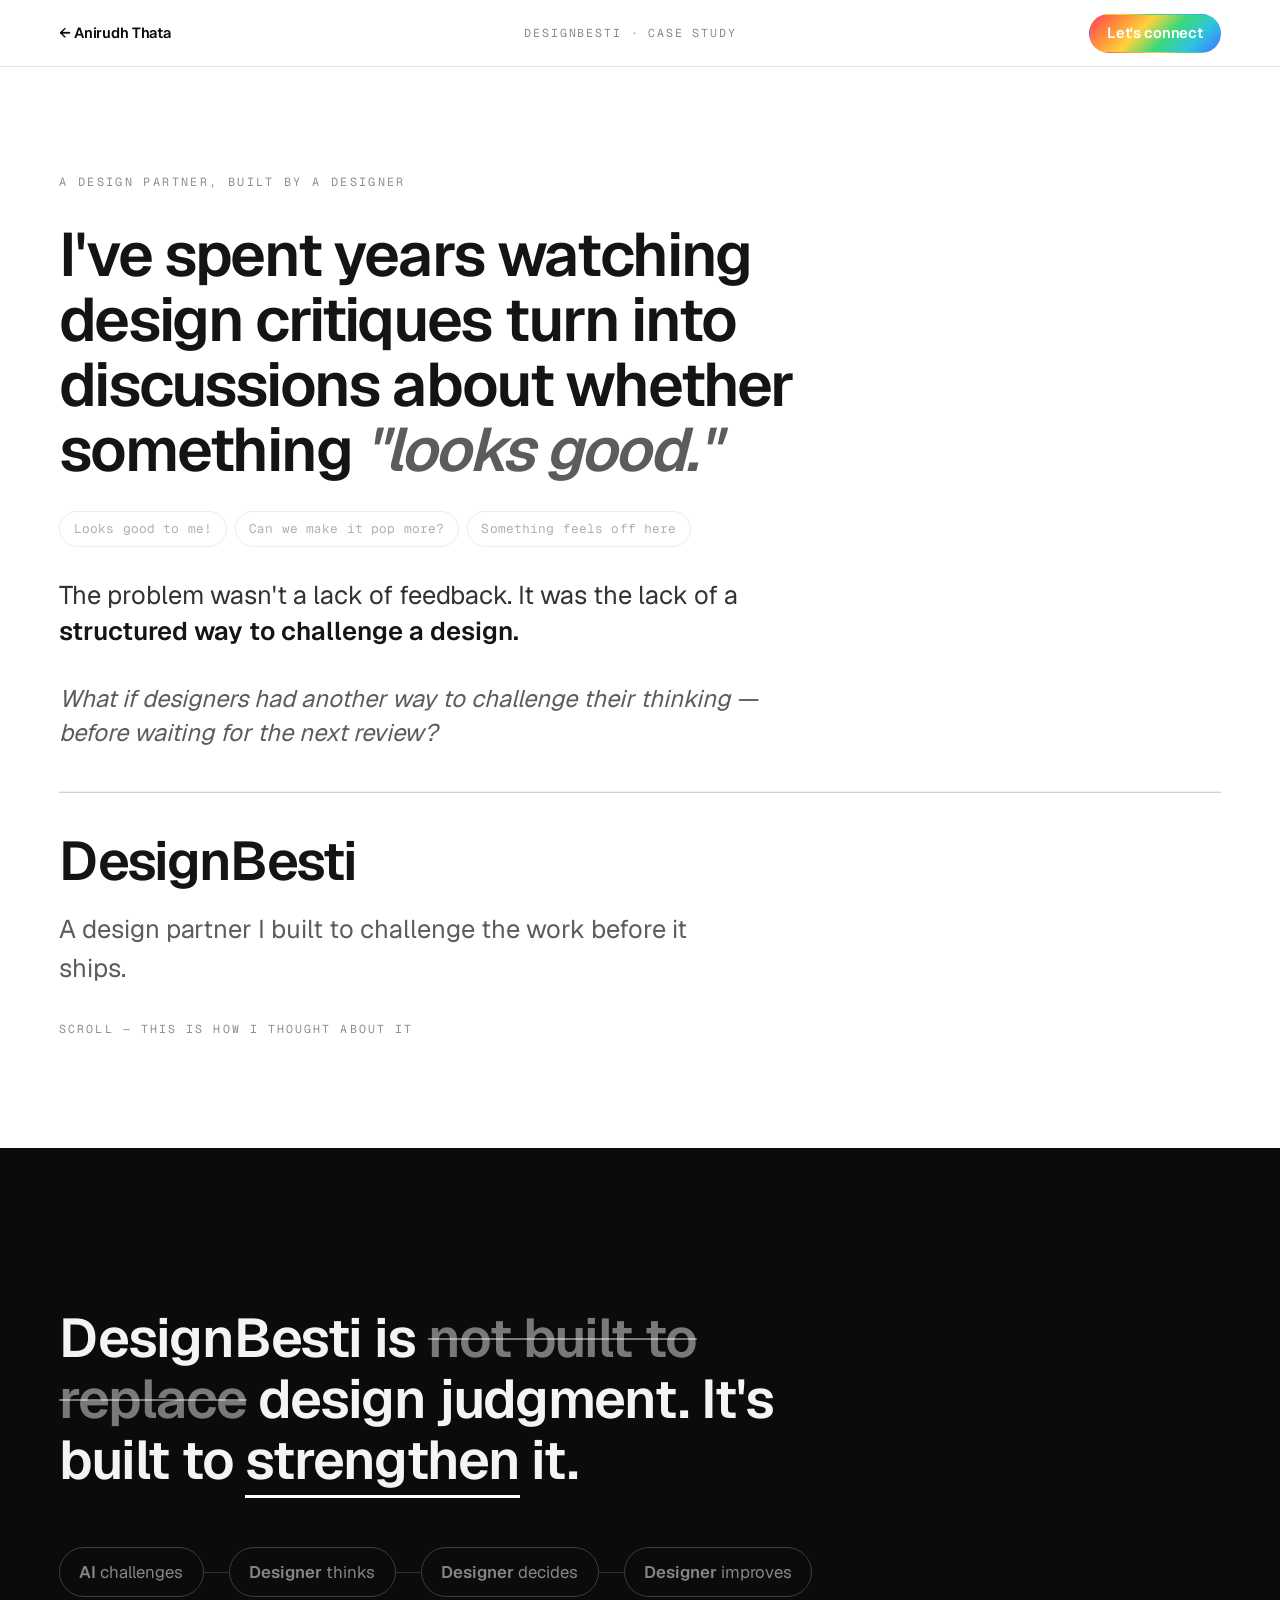
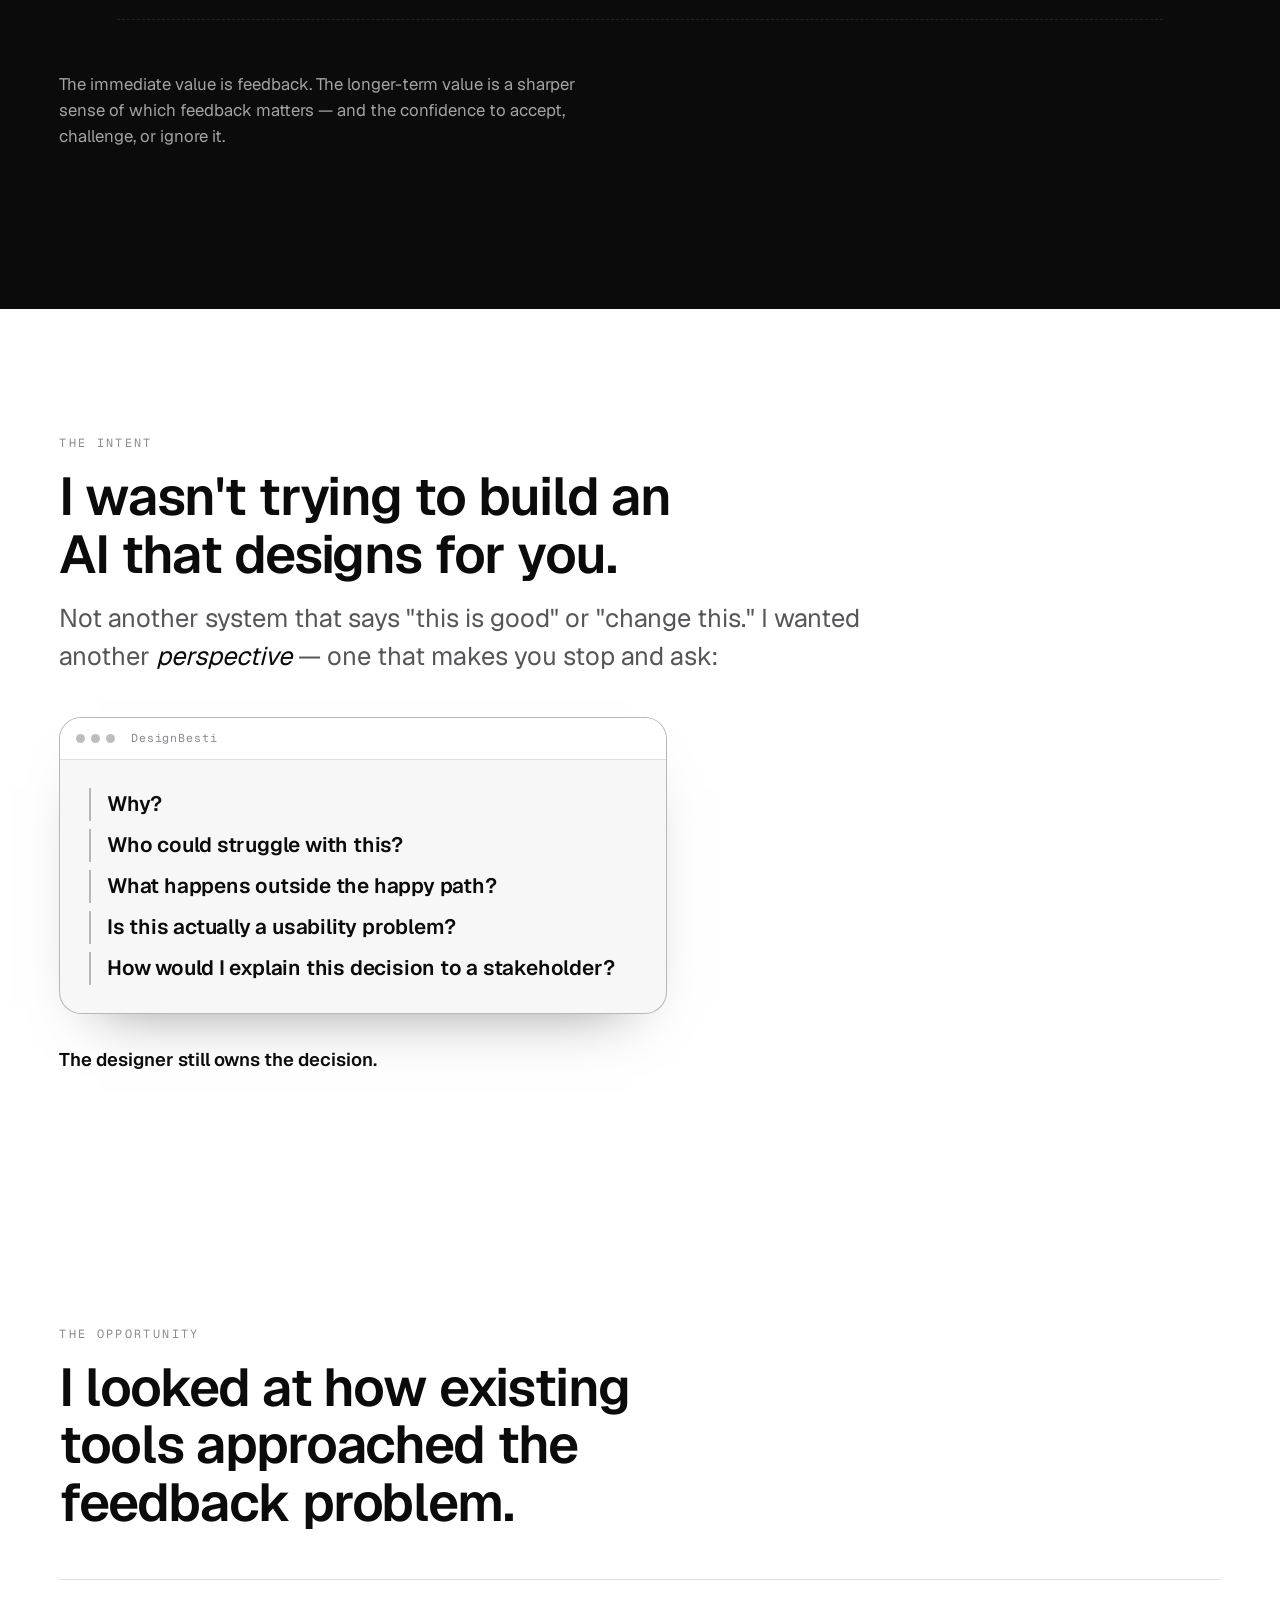
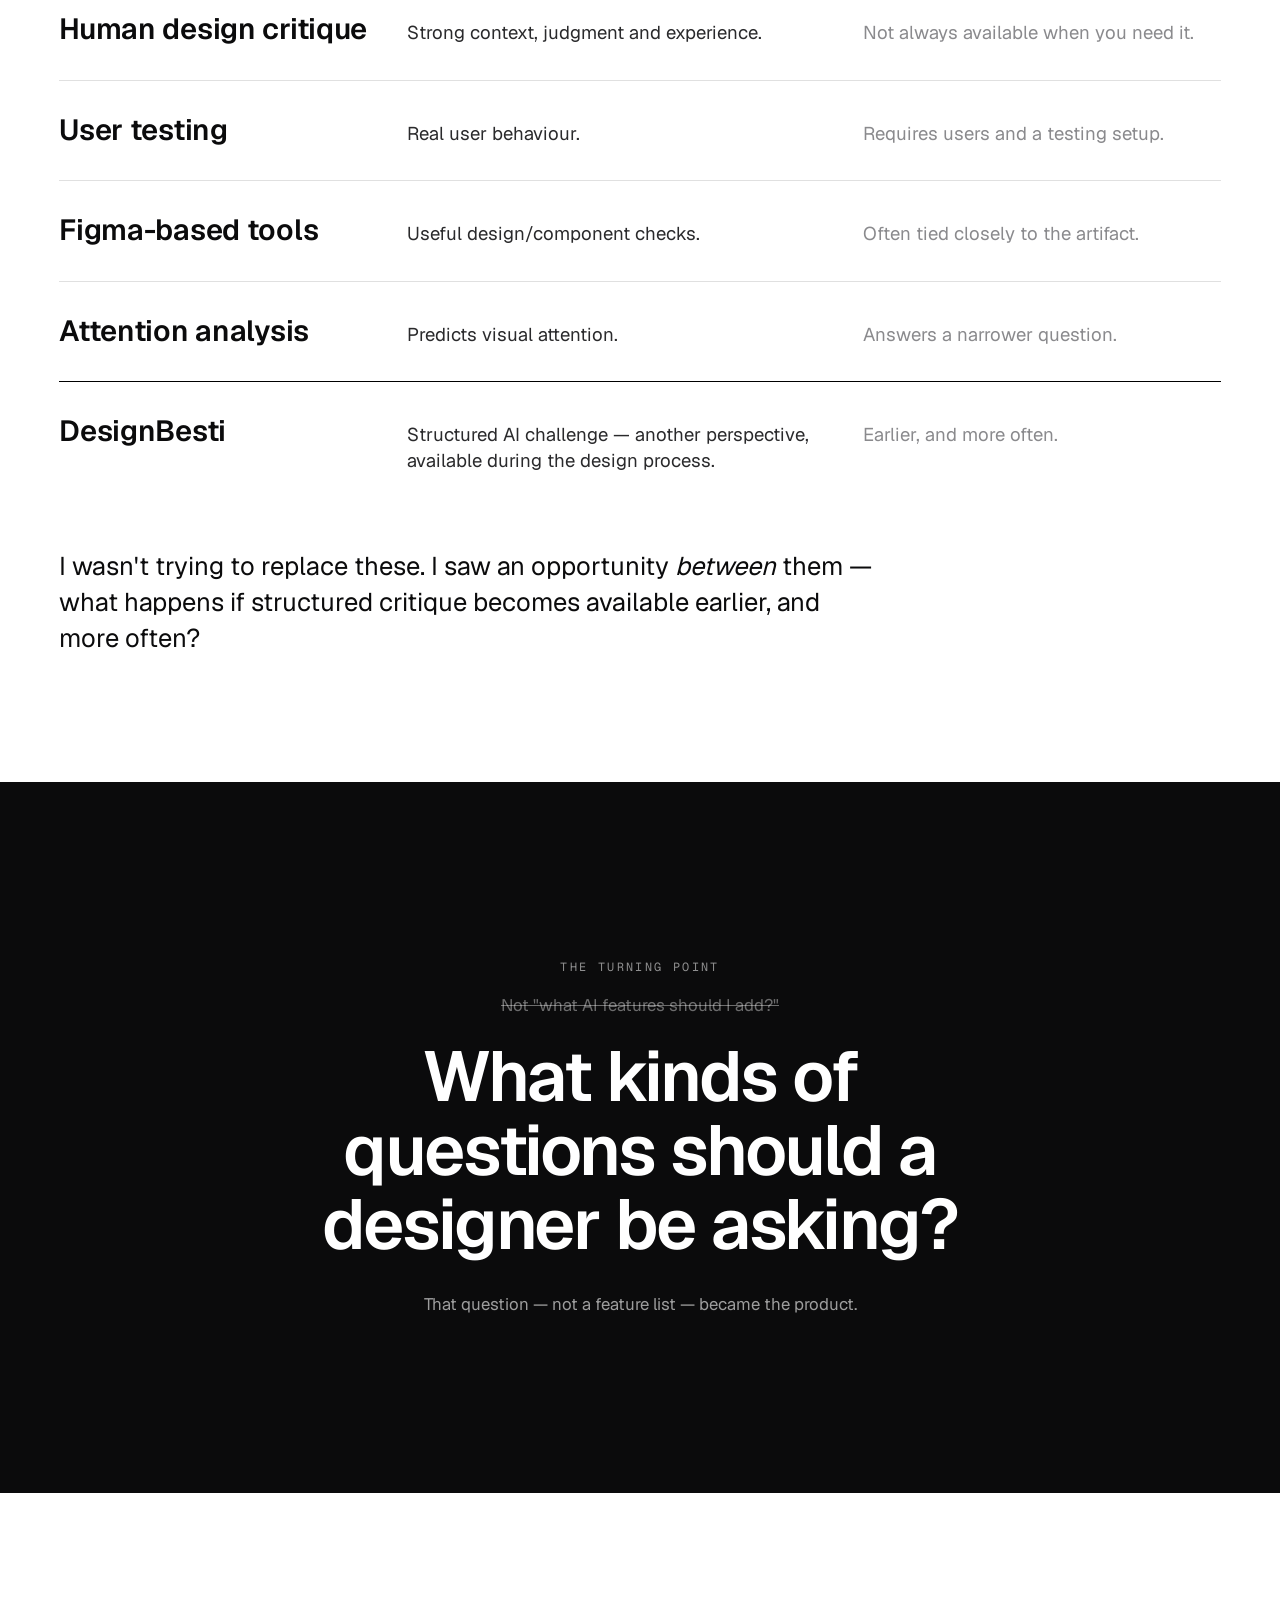
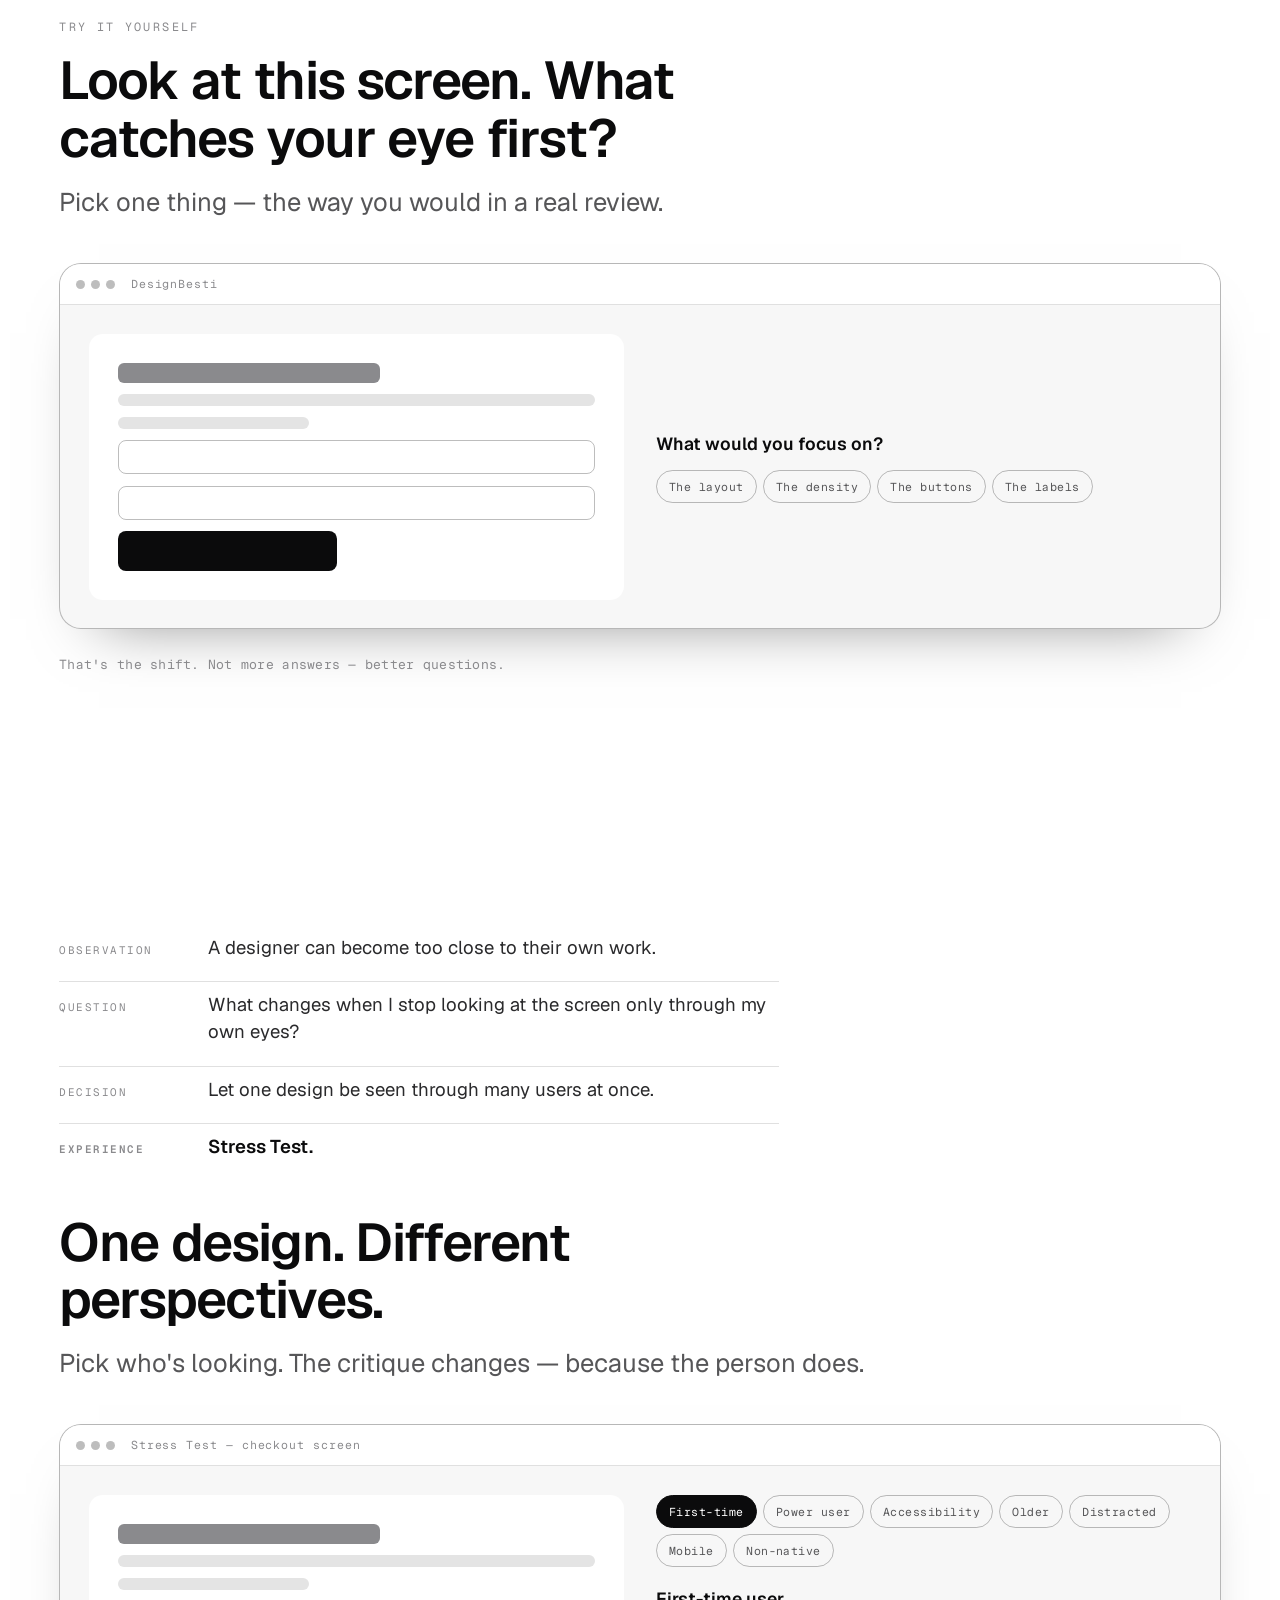
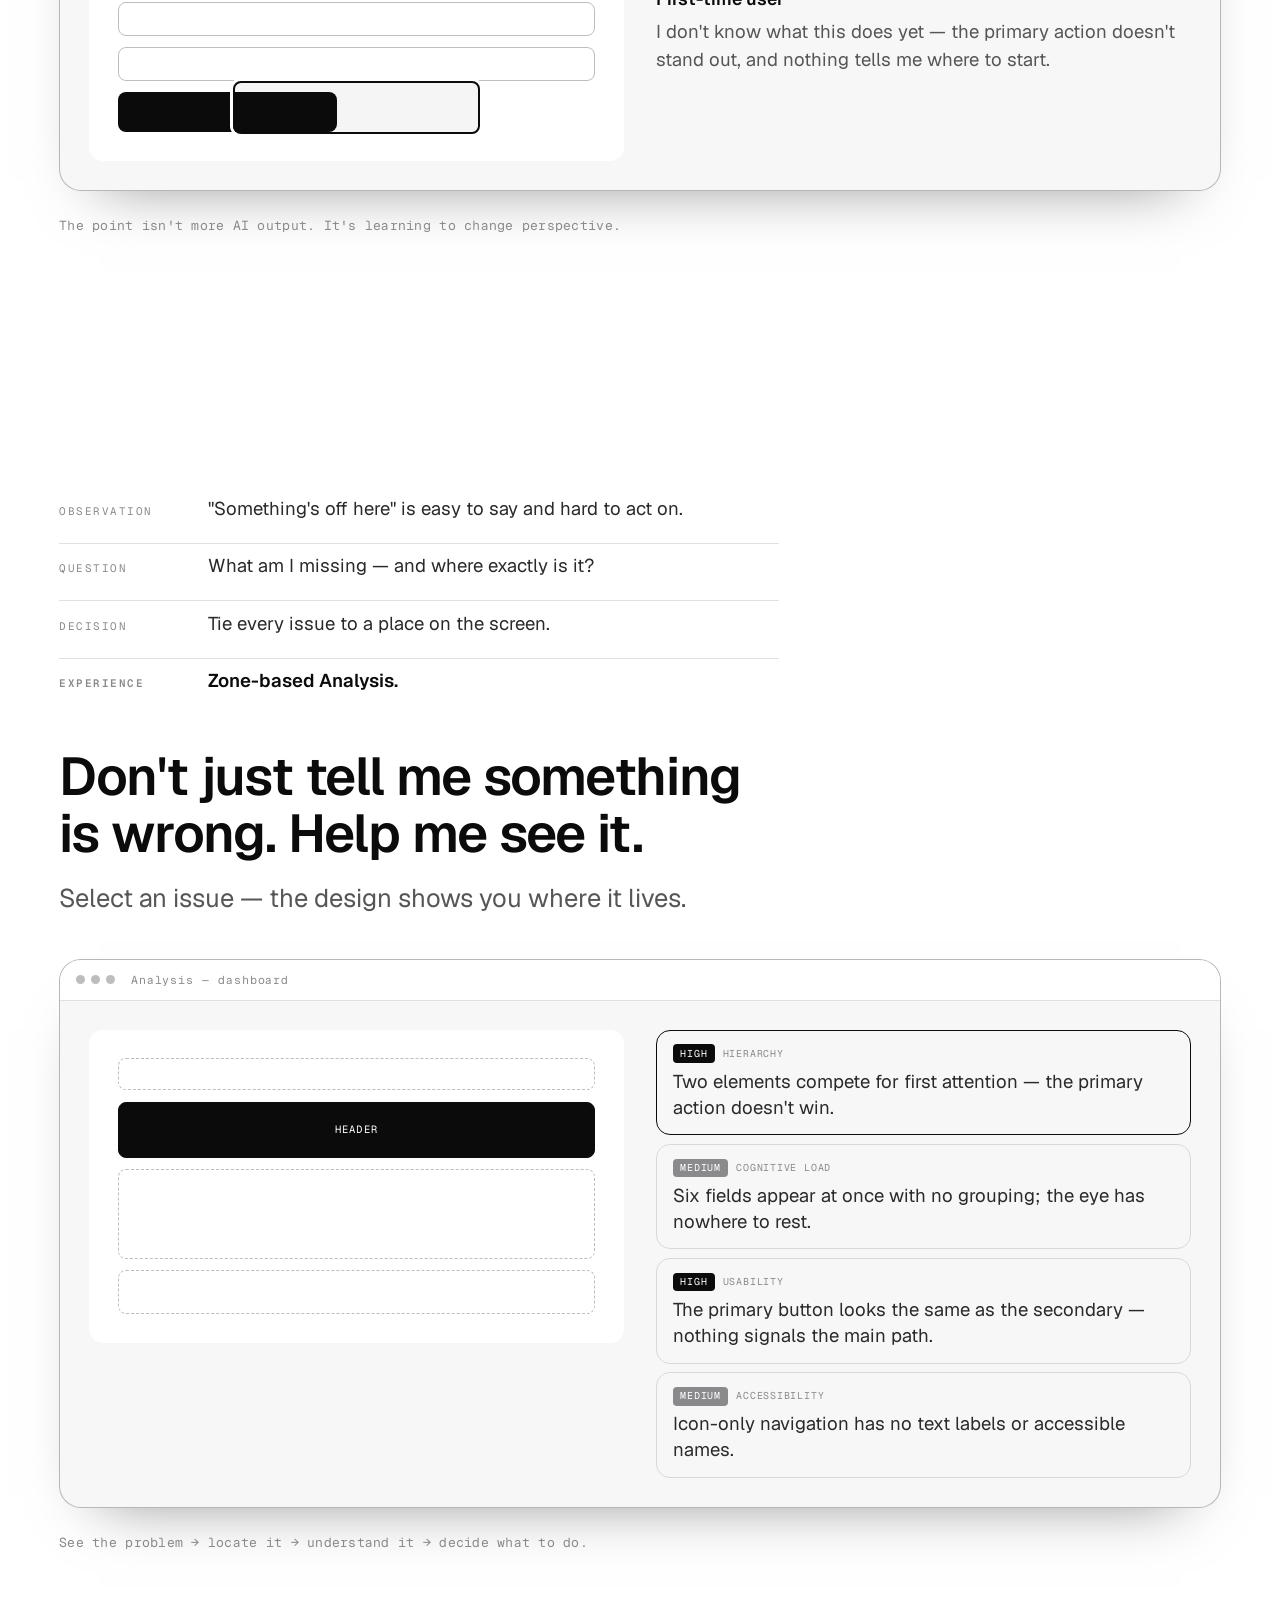
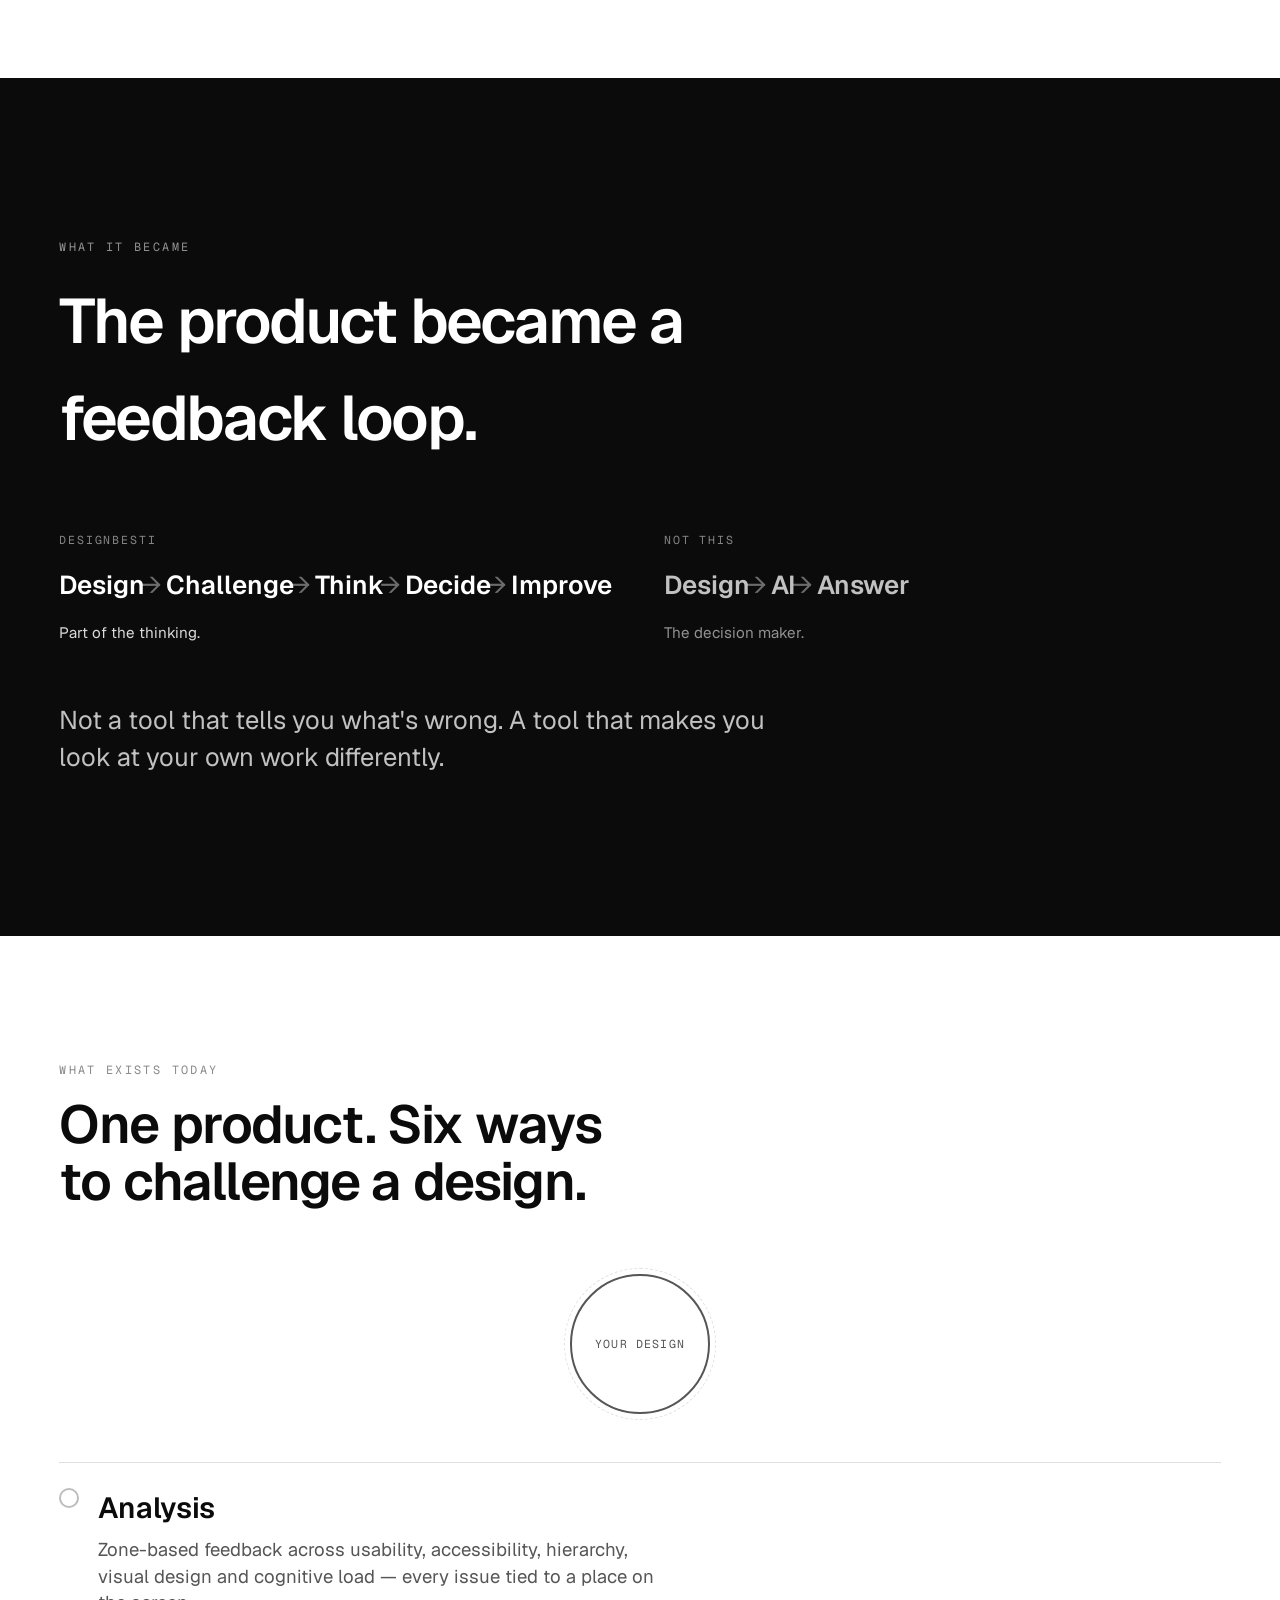
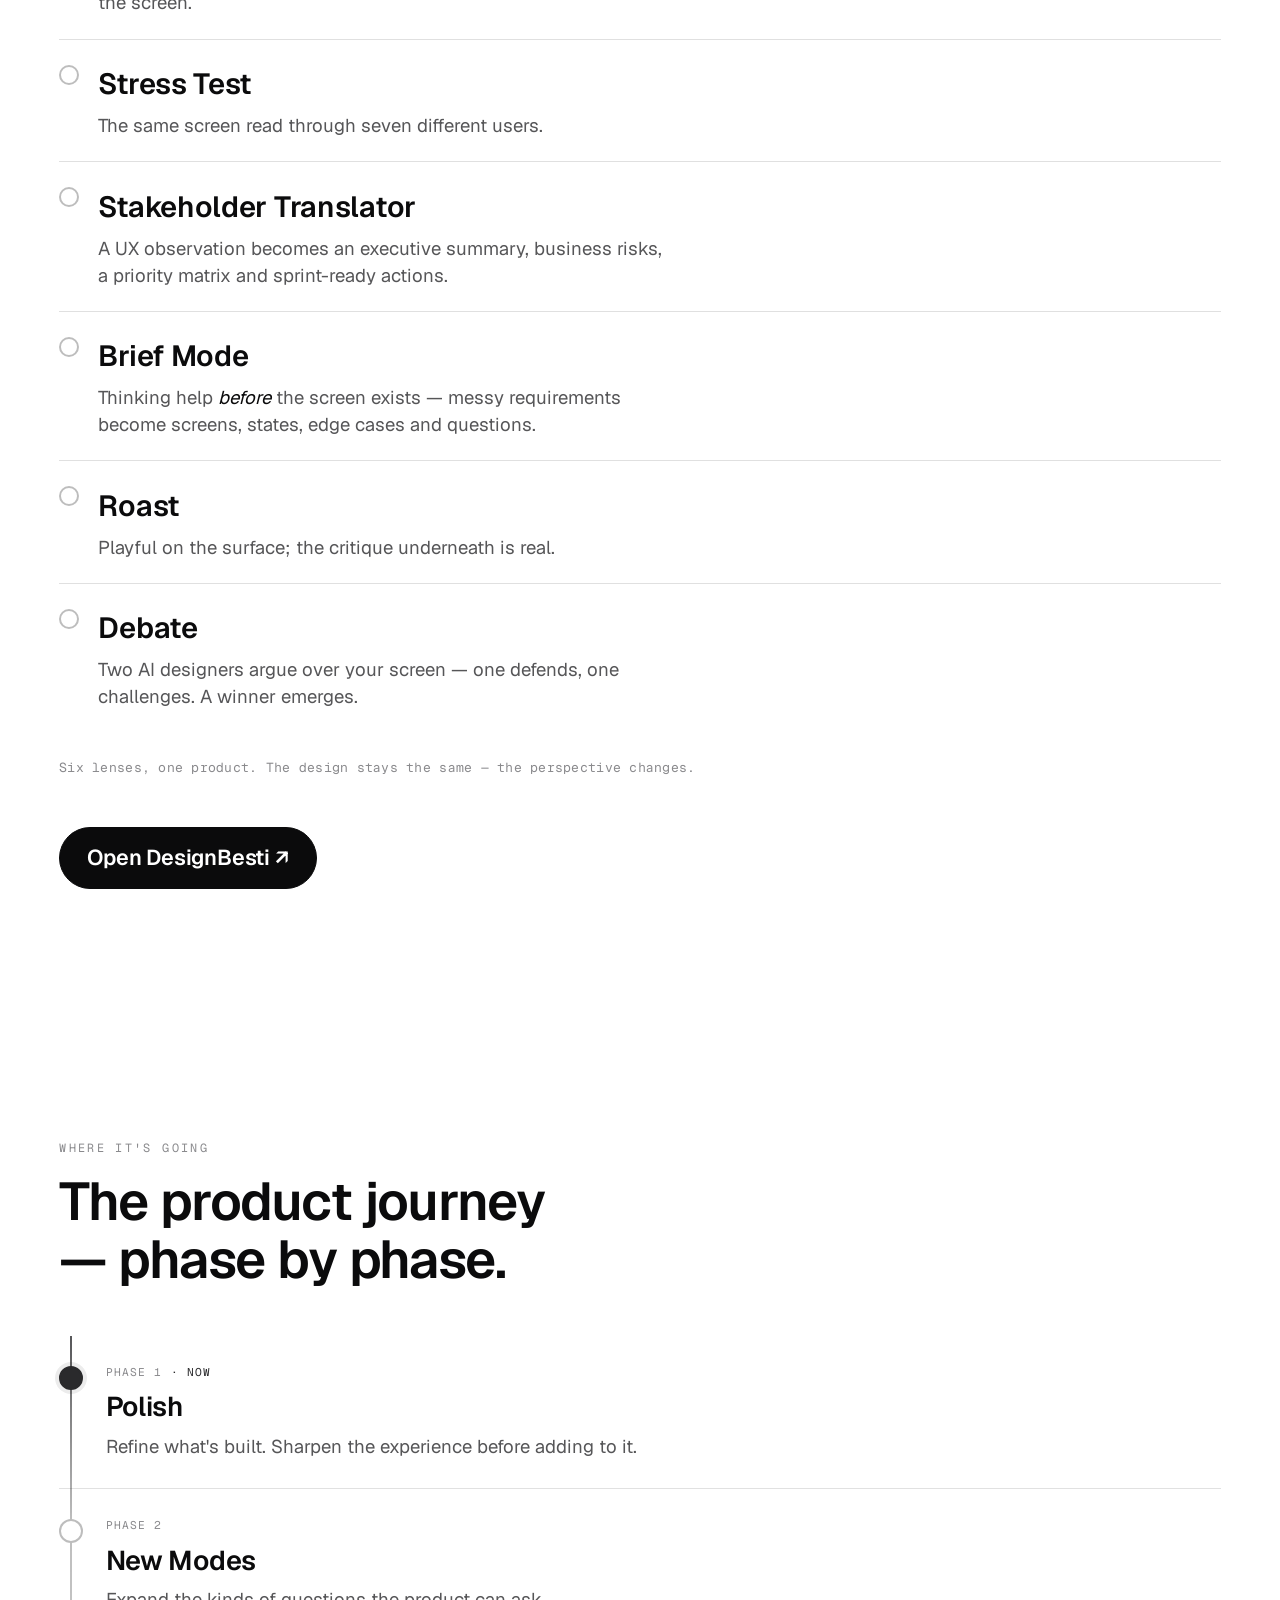
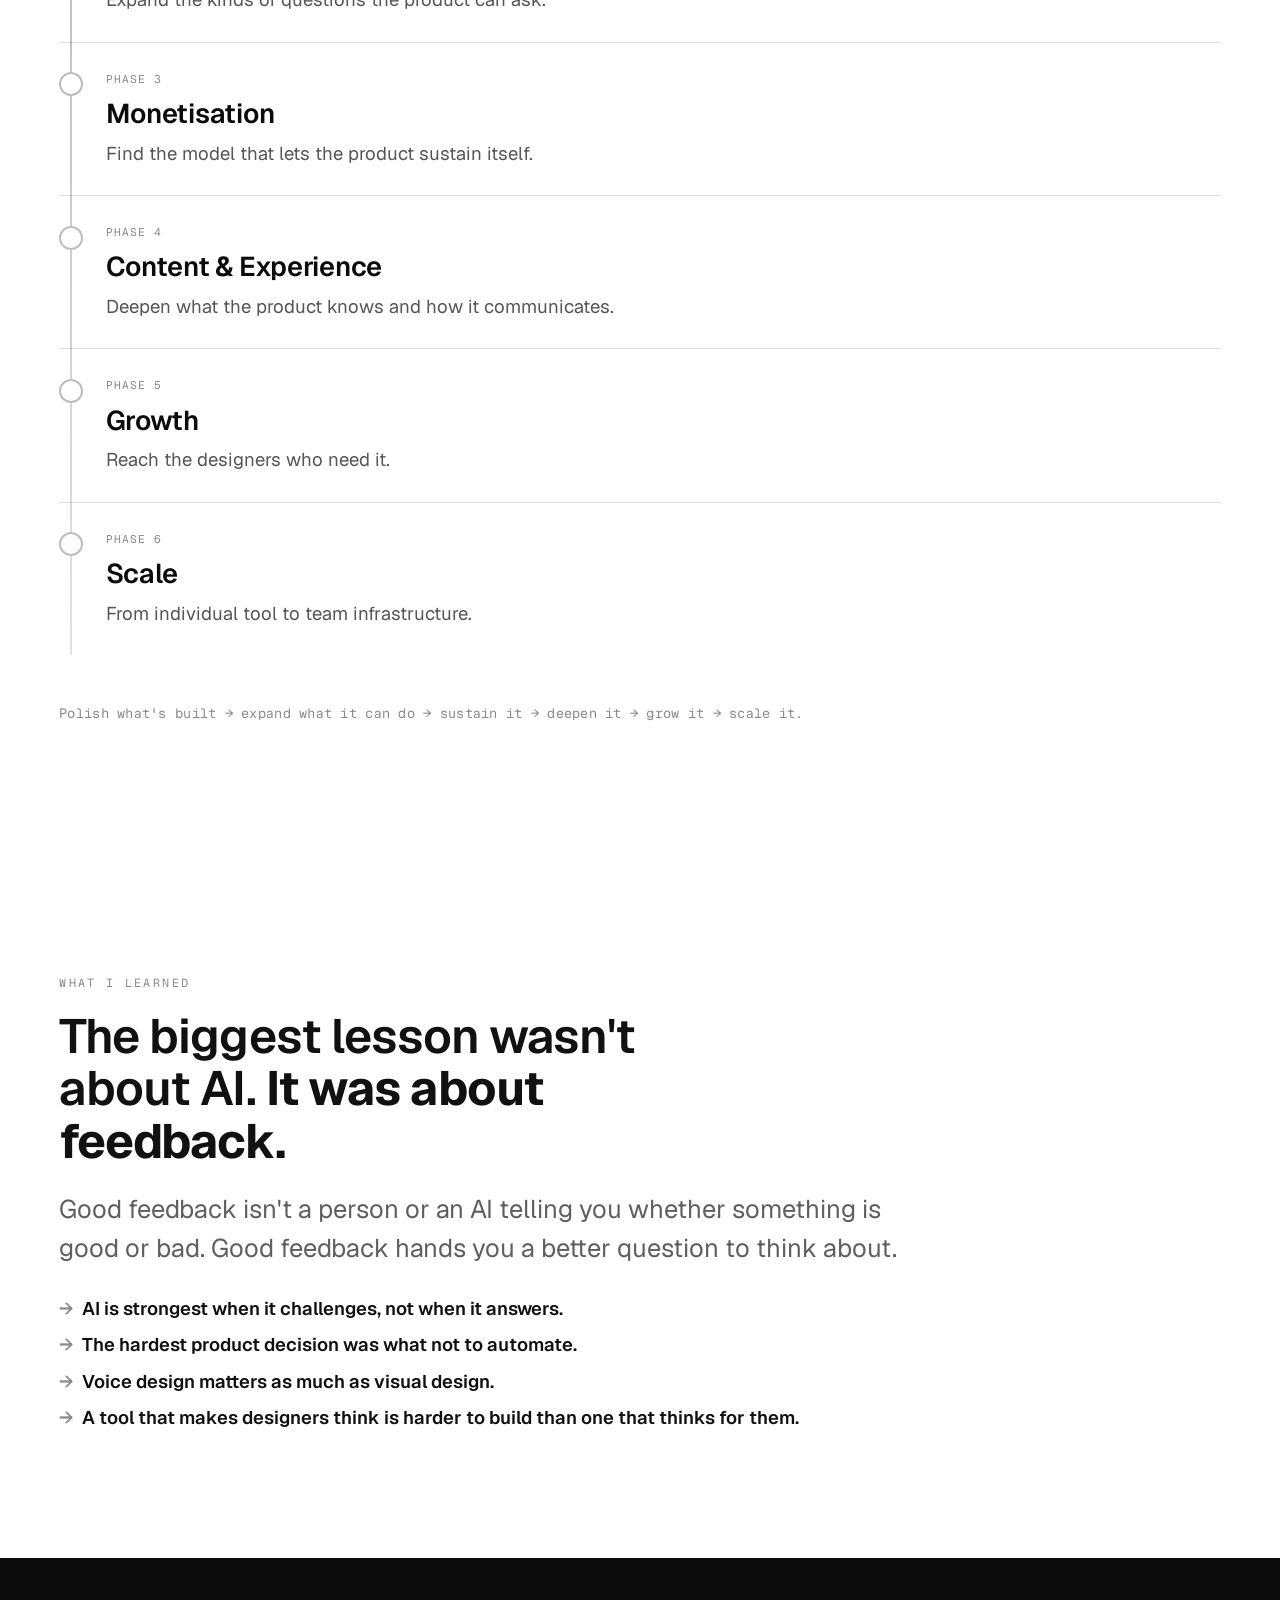
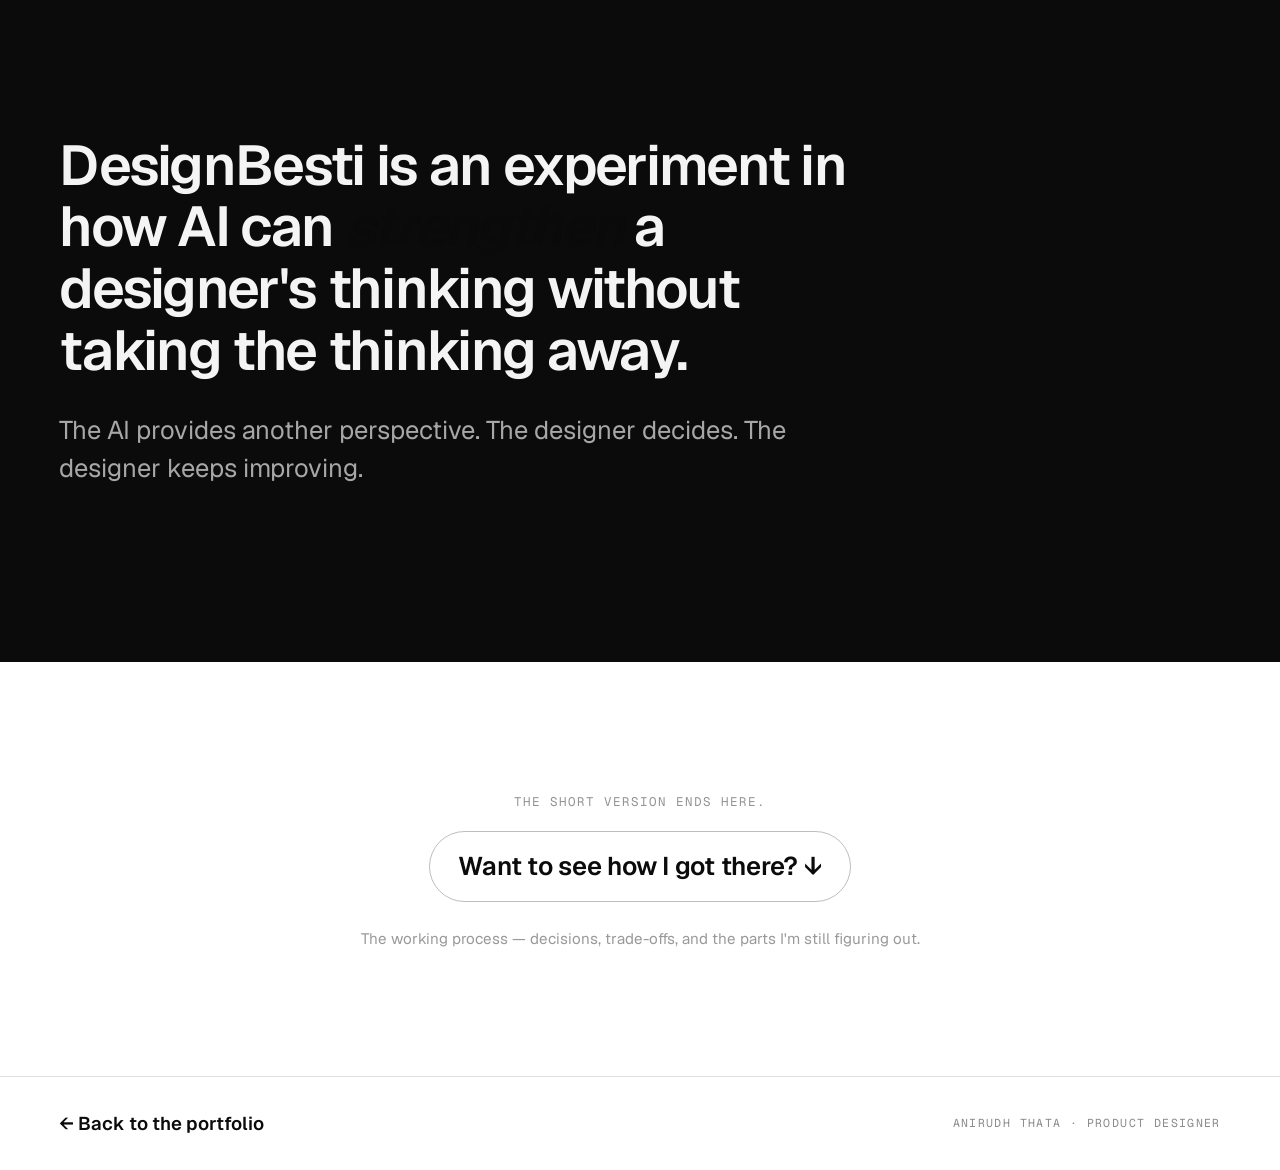
<file: designbesti.html>
<!DOCTYPE html>
<html lang="en" data-db>
<head>
  <meta charset="UTF-8" />
  <script>document.documentElement.classList.add("js");if("scrollRestoration"in history)history.scrollRestoration="manual";window.scrollTo(0,0);</script>
  <meta name="viewport" content="width=device-width, initial-scale=1.0" />
  <meta name="theme-color" content="#ffffff" />
  <title>DesignBesti — a Product Designer's case study · Anirudh Thata</title>
  <meta name="description" content="How I saw a real problem in design feedback, framed it, explored what AI could contribute, made product trade-offs, and built DesignBesti — a design partner that challenges the work before it ships." />
  <link rel="preload" href="assets/fonts/Geist-Variable.woff2" as="font" type="font/woff2" crossorigin />
  <link rel="preload" href="assets/fonts/GeistMono-Variable.woff2" as="font" type="font/woff2" crossorigin />
  <link rel="stylesheet" href="css/fonts.css" />
  <link rel="stylesheet" href="css/tokens.css" />
  <link rel="stylesheet" href="css/base.css" />
  <link rel="stylesheet" href="css/case.css?v=17" />
  <link rel="stylesheet" href="css/pin.css?v=3" />
  <link rel="stylesheet" href="css/smooth.css?v=1" />
  <link rel="icon" href="assets/favicon.svg" type="image/svg+xml" />
</head>

<body class="db">
  <a class="db-skip" href="#db-main">Skip to the story</a>
  <div class="db-progress" id="db-progress" aria-hidden="true"><span></span></div>

  <!-- Minimal top bar — clearly a chapter of the same portfolio, not a new site. -->
  <header class="db-top">
    <a class="db-top__back" href="index.html"><span aria-hidden="true">←</span> Anirudh&nbsp;Thata</a>
    <span class="db-top__here">DesignBesti · Case Study</span>
    <a class="db-top__cta" href="index.html#contact">Let's connect</a>
  </header>

  <main id="db-main">

    <!-- ============================================================
         OPENING — experience → observation → problem → question → product
         ============================================================ -->
    <section class="db-hero">
      <p class="db-eyebrow db-in">A design partner, built by a designer</p>
      <p class="db-hero__obs db-in">
        I've spent years watching design critiques turn into discussions about
        whether something <em>"looks good."</em>
      </p>
      <div class="db-vague db-in" aria-hidden="true">
        <p class="db-vague__msg">Looks good to me!</p>
        <p class="db-vague__msg">Can we make it pop more?</p>
        <p class="db-vague__msg">Something feels off here</p>
      </div>
      <p class="db-hero__problem db-in">
        The problem wasn't a lack of feedback. It was the lack of a
        <strong>structured way to challenge a design.</strong>
      </p>
      <p class="db-hero__q db-in">
        What if designers had another way to challenge their thinking — before
        waiting for the next review?
      </p>
      <div class="db-hero__reveal db-in">
        <span class="db-hero__mark" aria-hidden="true">DesignBesti</span>
        <p class="db-hero__lede">A design partner I built to challenge the work before it ships.</p>
      </div>
      <p class="db-hero__scroll db-in" aria-hidden="true">Scroll — this is how I thought about it</p>
    </section>

    <!-- ============================================================
         CORE PRINCIPLE — strengthen judgment, don't replace it
         ============================================================ -->
    <section class="db-principle db-dark">
      <p class="db-principle__text db-in">
        DesignBesti is <span class="db-strike">not built to replace</span> design
        judgment. It's built to <span class="db-underline">strengthen</span> it.
      </p>
      <div class="db-cycle db-in" role="img" aria-label="Design loop: AI challenges, Designer thinks, Designer decides, Designer improves, repeat">
        <div class="db-cycle__node" style="--i:0"><span>AI</span> challenges</div>
        <div class="db-cycle__edge" aria-hidden="true"></div>
        <div class="db-cycle__node" style="--i:1"><span>Designer</span> thinks</div>
        <div class="db-cycle__edge" aria-hidden="true"></div>
        <div class="db-cycle__node" style="--i:2"><span>Designer</span> decides</div>
        <div class="db-cycle__edge" aria-hidden="true"></div>
        <div class="db-cycle__node" style="--i:3"><span>Designer</span> improves</div>
        <div class="db-cycle__return" aria-hidden="true"></div>
      </div>
      <p class="db-principle__note db-in">
        The immediate value is feedback. The longer-term value is a sharper sense
        of which feedback matters — and the confidence to accept, challenge, or
        ignore it.
      </p>
    </section>

    <!-- ============================================================
         NOT AN AI THAT DESIGNS FOR YOU — the questions it provokes
         ============================================================ -->
    <section class="db-block db-intent" data-chapter="Intent">
      <p class="db-kicker db-in">The intent</p>
      <h2 class="db-h2 db-in">I wasn't trying to build an AI that designs for you.</h2>
      <p class="db-lede db-in">
        Not another system that says "this is good" or "change this." I wanted
        another <em>perspective</em> — one that makes you stop and ask:
      </p>
      <div class="db-prompt db-frame db-in">
        <div class="db-frame__bar"><i></i><i></i><i></i><span>DesignBesti</span></div>
        <div class="db-prompt__body">
          <p class="db-prompt__q" style="--i:0">Why?</p>
          <p class="db-prompt__q" style="--i:1">Who could struggle with this?</p>
          <p class="db-prompt__q" style="--i:2">What happens outside the happy path?</p>
          <p class="db-prompt__q" style="--i:3">Is this actually a usability problem?</p>
          <p class="db-prompt__q" style="--i:4">How would I explain this decision to a stakeholder?</p>
        </div>
      </div>
      <p class="db-intent__own db-in">The designer still owns the decision.</p>
    </section>

    <!-- ============================================================
         OPPORTUNITY — how existing approaches handled feedback
         ============================================================ -->
    <section class="db-block db-approaches">
      <p class="db-kicker db-in">The opportunity</p>
      <h2 class="db-h2 db-in">I looked at how existing tools approached the feedback problem.</h2>
      <ul class="db-approach-list">
        <li class="db-approach db-in">
          <h3>Human design critique</h3>
          <p class="db-approach__good">Strong context, judgment and experience.</p>
          <p class="db-approach__lim">Not always available when you need it.</p>
        </li>
        <li class="db-approach db-in">
          <h3>User testing</h3>
          <p class="db-approach__good">Real user behaviour.</p>
          <p class="db-approach__lim">Requires users and a testing setup.</p>
        </li>
        <li class="db-approach db-in">
          <h3>Figma-based tools</h3>
          <p class="db-approach__good">Useful design/component checks.</p>
          <p class="db-approach__lim">Often tied closely to the artifact.</p>
        </li>
        <li class="db-approach db-in">
          <h3>Attention analysis</h3>
          <p class="db-approach__good">Predicts visual attention.</p>
          <p class="db-approach__lim">Answers a narrower question.</p>
        </li>
        <li class="db-approach db-approach--mine db-in">
          <h3>DesignBesti</h3>
          <p class="db-approach__good">Structured AI challenge — another perspective, available during the design process.</p>
          <p class="db-approach__lim">Earlier, and more often.</p>
        </li>
      </ul>
      <p class="db-approaches__msg db-in">
        I wasn't trying to replace these. I saw an opportunity <em>between</em>
        them — what happens if structured critique becomes available earlier, and
        more often?
      </p>
    </section>

    <!-- ============================================================
         THE KEY PRODUCT QUESTION — the pivot
         ============================================================ -->
    <section class="db-pivot db-dark">
      <p class="db-kicker db-kicker--light db-in">The turning point</p>
      <p class="db-pivot__wrong db-in">Not "what AI features should I add?"</p>
      <h2 class="db-pivot__q db-in">What kinds of questions should a designer be asking?</h2>
      <p class="db-pivot__after db-in">That question — not a feature list — became the product.</p>
    </section>

    <!-- ============================================================
         EXPERIENCE — perspective shift (try DesignBesti's lens)
         ============================================================ -->
    <section class="db-block db-try-section" data-chapter="Try it">
      <p class="db-kicker db-in">Try it yourself</p>
      <h2 class="db-h2 db-in">Look at this screen. What catches your eye first?</h2>
      <p class="db-lede db-in">Pick one thing — the way you would in a real review.</p>

      <div class="db-try db-frame db-in" id="db-try">
        <div class="db-frame__bar" aria-hidden="true"><i></i><i></i><i></i><span>DesignBesti</span></div>
        <div class="db-try__body">
          <div class="db-try__canvas" aria-hidden="true">
            <div class="db-mock db-mock--checkout">
              <div class="db-mock__row db-mock__row--title"></div>
              <div class="db-mock__row"></div>
              <div class="db-mock__row db-mock__row--short"></div>
              <div class="db-mock__field"></div>
              <div class="db-mock__field"></div>
              <div class="db-mock__cta"></div>
            </div>
          </div>
          <div class="db-try__panel">
            <div class="db-try__ask" id="try-ask">
              <p class="db-try__q">What would you focus on?</p>
              <div class="db-try__picks" role="group" aria-label="Pick your focus">
                <button class="db-chip" data-focus="hierarchy">The layout</button>
                <button class="db-chip" data-focus="cognitive">The density</button>
                <button class="db-chip" data-focus="usability">The buttons</button>
                <button class="db-chip" data-focus="a11y">The labels</button>
              </div>
            </div>
            <div class="db-try__reveal" id="try-reveal" hidden aria-live="polite">
              <p class="db-try__lead">Here's how DesignBesti reads the same screen:</p>
              <ul class="db-try__findings" id="try-findings"></ul>
              <p class="db-try__shift">Same screen. More questions.</p>
            </div>
          </div>
        </div>
      </div>
      <p class="db-aside db-in">That's the shift. Not more answers — better questions.</p>
    </section>

    <!-- ============================================================
         PRODUCT DECISION 1 — Stress Test (one design, many perspectives)
         ============================================================ -->
    <section class="db-block db-decision" id="stress-test">
      <div class="db-oqd db-in">
        <p><span class="db-oqd__k">Observation</span>A designer can become too close to their own work.</p>
        <p><span class="db-oqd__k">Question</span>What changes when I stop looking at the screen only through my own eyes?</p>
        <p><span class="db-oqd__k">Decision</span>Let one design be seen through many users at once.</p>
        <p><span class="db-oqd__k">Experience</span>Stress Test.</p>
      </div>

      <h2 class="db-h2 db-in">One design. Different perspectives.</h2>
      <p class="db-lede db-in">Pick who's looking. The critique changes — because the person does.</p>

      <!-- Interactive: choose a perspective, the reading of the same screen changes. -->
      <div class="db-stress db-frame db-in" id="stress">
        <div class="db-frame__bar" aria-hidden="true"><i></i><i></i><i></i><span>Stress Test — checkout screen</span></div>
        <div class="db-stress__body">
          <div class="db-stress__canvas" aria-hidden="true">
            <div class="db-mock db-mock--checkout">
              <div class="db-mock__row db-mock__row--title"></div>
              <div class="db-mock__row"></div>
              <div class="db-mock__row db-mock__row--short"></div>
              <div class="db-mock__field"></div>
              <div class="db-mock__field"></div>
              <div class="db-mock__cta"></div>
              <div class="db-stress__lens" id="stress-lens"></div>
            </div>
          </div>
          <div class="db-stress__panel">
            <div class="db-stress__persp" role="tablist" aria-label="Perspective">
              <button class="db-chip is-active" data-persp="first" role="tab" aria-selected="true">First-time</button>
              <button class="db-chip" data-persp="power" role="tab" aria-selected="false">Power user</button>
              <button class="db-chip" data-persp="a11y" role="tab" aria-selected="false">Accessibility</button>
              <button class="db-chip" data-persp="older" role="tab" aria-selected="false">Older</button>
              <button class="db-chip" data-persp="distracted" role="tab" aria-selected="false">Distracted</button>
              <button class="db-chip" data-persp="mobile" role="tab" aria-selected="false">Mobile</button>
              <button class="db-chip" data-persp="nonnative" role="tab" aria-selected="false">Non-native</button>
            </div>
            <p class="db-stress__who" id="stress-who">First-time user</p>
            <p class="db-stress__note" id="stress-note" aria-live="polite">
              I don't know what this does yet — the primary action doesn't stand
              out, and nothing tells me where to start.
            </p>
          </div>
        </div>
      </div>
      <p class="db-aside db-in">The point isn't more AI output. It's learning to change perspective.</p>
    </section>

    <!-- ============================================================
         PRODUCT DECISION 2 — Analysis (see the problem, don't just read it)
         ============================================================ -->
    <section class="db-block db-decision" id="analysis">
      <div class="db-oqd db-in">
        <p><span class="db-oqd__k">Observation</span>"Something's off here" is easy to say and hard to act on.</p>
        <p><span class="db-oqd__k">Question</span>What am I missing — and where exactly is it?</p>
        <p><span class="db-oqd__k">Decision</span>Tie every issue to a place on the screen.</p>
        <p><span class="db-oqd__k">Experience</span>Zone-based Analysis.</p>
      </div>

      <h2 class="db-h2 db-in">Don't just tell me something is wrong. Help me see it.</h2>
      <p class="db-lede db-in">Select an issue — the design shows you where it lives.</p>

      <!-- Interactive: selecting an issue highlights its zone on the design. -->
      <div class="db-zones db-frame db-in" id="zones">
        <div class="db-frame__bar" aria-hidden="true"><i></i><i></i><i></i><span>Analysis — dashboard</span></div>
        <div class="db-zones__body">
          <div class="db-zones__canvas" aria-hidden="true">
            <div class="db-mock db-mock--dash">
              <div class="db-zone" data-zone="nav"><span class="db-zone__tag">Nav</span></div>
              <div class="db-zone" data-zone="header"><span class="db-zone__tag">Header</span></div>
              <div class="db-zone" data-zone="content"><span class="db-zone__tag">Content</span></div>
              <div class="db-zone" data-zone="cta"><span class="db-zone__tag">Action</span></div>
            </div>
          </div>
          <ul class="db-zones__issues" id="zones-issues">
            <li class="db-issue" data-target="header" tabindex="0">
              <span class="db-issue__meta"><span class="db-sev db-sev--high">High</span><span class="db-cat">Hierarchy</span></span>
              Two elements compete for first attention — the primary action doesn't win.
            </li>
            <li class="db-issue" data-target="content" tabindex="0">
              <span class="db-issue__meta"><span class="db-sev db-sev--med">Medium</span><span class="db-cat">Cognitive load</span></span>
              Six fields appear at once with no grouping; the eye has nowhere to rest.
            </li>
            <li class="db-issue" data-target="cta" tabindex="0">
              <span class="db-issue__meta"><span class="db-sev db-sev--high">High</span><span class="db-cat">Usability</span></span>
              The primary button looks the same as the secondary — nothing signals the main path.
            </li>
            <li class="db-issue" data-target="nav" tabindex="0">
              <span class="db-issue__meta"><span class="db-sev db-sev--med">Medium</span><span class="db-cat">Accessibility</span></span>
              Icon-only navigation has no text labels or accessible names.
            </li>
          </ul>
        </div>
      </div>
      <p class="db-aside db-in">See the problem → locate it → understand it → decide what to do.</p>
    </section>

    <!-- ============================================================
         THE CORE INSIGHT — a feedback loop, not an answer machine
         ============================================================ -->
    <section class="db-insight db-dark" id="insight">
      <p class="db-kicker db-kicker--light db-in">What it became</p>
      <h2 class="db-insight__title db-in">The product became a feedback loop.</h2>
      <div class="db-models">
        <div class="db-model db-model--right db-in">
          <p class="db-model__label">DesignBesti</p>
          <ol class="db-model__flow">
            <li>Design</li><li>Challenge</li><li>Think</li><li>Decide</li><li>Improve</li>
          </ol>
          <p class="db-model__cap">Part of the thinking.</p>
        </div>
        <div class="db-model db-model--wrong db-in">
          <p class="db-model__label">Not this</p>
          <ol class="db-model__flow db-model__flow--wrong">
            <li>Design</li><li>AI</li><li>Answer</li>
          </ol>
          <p class="db-model__cap">The decision maker.</p>
        </div>
      </div>
      <p class="db-insight__close db-in">
        Not a tool that tells you what's wrong. A tool that makes you look at
        your own work differently.
      </p>
    </section>

    <!-- ============================================================
         WHAT I BUILT — current product as evidence
         ============================================================ -->
    <section class="db-block db-built" data-chapter="Product">
      <p class="db-kicker db-in">What exists today</p>
      <h2 class="db-h2 db-in">One product. Six ways to challenge a design.</h2>
      <div class="db-modes db-in" role="img" aria-label="One product with six modes: Analysis, Stress Test, Stakeholder Translator, Brief Mode, Roast, and Debate — each a different lens on the same design">
        <div class="db-modes__core">
          <span class="db-modes__label">Your design</span>
        </div>
        <div class="db-modes__ring">
          <div class="db-modes__mode" style="--a:0">
            <span class="db-modes__dot"></span>
            <div class="db-modes__info">
              <h3>Analysis</h3>
              <p>Zone-based feedback across usability, accessibility, hierarchy, visual design and cognitive load — every issue tied to a place on the screen.</p>
            </div>
          </div>
          <div class="db-modes__mode" style="--a:1">
            <span class="db-modes__dot"></span>
            <div class="db-modes__info">
              <h3>Stress Test</h3>
              <p>The same screen read through seven different users.</p>
            </div>
          </div>
          <div class="db-modes__mode" style="--a:2">
            <span class="db-modes__dot"></span>
            <div class="db-modes__info">
              <h3>Stakeholder Translator</h3>
              <p>A UX observation becomes an executive summary, business risks, a priority matrix and sprint-ready actions.</p>
            </div>
          </div>
          <div class="db-modes__mode" style="--a:3">
            <span class="db-modes__dot"></span>
            <div class="db-modes__info">
              <h3>Brief Mode</h3>
              <p>Thinking help <em>before</em> the screen exists — messy requirements become screens, states, edge cases and questions.</p>
            </div>
          </div>
          <div class="db-modes__mode" style="--a:4">
            <span class="db-modes__dot"></span>
            <div class="db-modes__info">
              <h3>Roast</h3>
              <p>Playful on the surface; the critique underneath is real.</p>
            </div>
          </div>
          <div class="db-modes__mode" style="--a:5">
            <span class="db-modes__dot"></span>
            <div class="db-modes__info">
              <h3>Debate</h3>
              <p>Two AI designers argue over your screen — one defends, one challenges. A winner emerges.</p>
            </div>
          </div>
        </div>
      </div>
      <p class="db-aside db-in">Six lenses, one product. The design stays the same — the perspective changes.</p>
      <!-- The product is live, so the case study should hand the reader the
           real thing. Carries the dock declaration too: the dock offers what
           the page already offers rather than a URL hardcoded in script. -->
      <p class="db-built__go db-in">
        <a class="db-visit" href="https://designbesti.com/" target="_blank" rel="noopener"
           data-dock-action="Open DesignBesti|DesignBesti">
          Open DesignBesti<span aria-hidden="true">&nbsp;↗</span>
        </a>
      </p>
    </section>

    <!-- ============================================================
         WHERE IT'S GOING — deepen the loop (labelled Exploring/Planned)
         ============================================================ -->
    <section class="db-block db-roadmap">
      <p class="db-kicker db-in">Where it's going</p>
      <h2 class="db-h2 db-in">The product journey — phase by phase.</h2>
      <div class="db-journey db-in" role="img" aria-label="Product roadmap: Polish, New Modes, Monetisation, Content and Experience, Growth, Scale">
        <div class="db-journey__path" aria-hidden="true"></div>
        <ol class="db-journey__phases">
          <li class="db-journey__phase is-now">
            <span class="db-journey__dot"></span>
            <div>
              <p class="db-journey__label">Phase 1 <em>· Now</em></p>
              <h3>Polish</h3>
              <p>Refine what's built. Sharpen the experience before adding to it.</p>
            </div>
          </li>
          <li class="db-journey__phase">
            <span class="db-journey__dot"></span>
            <div>
              <p class="db-journey__label">Phase 2</p>
              <h3>New Modes</h3>
              <p>Expand the kinds of questions the product can ask.</p>
            </div>
          </li>
          <li class="db-journey__phase">
            <span class="db-journey__dot"></span>
            <div>
              <p class="db-journey__label">Phase 3</p>
              <h3>Monetisation</h3>
              <p>Find the model that lets the product sustain itself.</p>
            </div>
          </li>
          <li class="db-journey__phase">
            <span class="db-journey__dot"></span>
            <div>
              <p class="db-journey__label">Phase 4</p>
              <h3>Content &amp; Experience</h3>
              <p>Deepen what the product knows and how it communicates.</p>
            </div>
          </li>
          <li class="db-journey__phase">
            <span class="db-journey__dot"></span>
            <div>
              <p class="db-journey__label">Phase 5</p>
              <h3>Growth</h3>
              <p>Reach the designers who need it.</p>
            </div>
          </li>
          <li class="db-journey__phase">
            <span class="db-journey__dot"></span>
            <div>
              <p class="db-journey__label">Phase 6</p>
              <h3>Scale</h3>
              <p>From individual tool to team infrastructure.</p>
            </div>
          </li>
        </ol>
      </div>
      <p class="db-road__arc db-in">
        Polish what's built → expand what it can do → sustain it →
        deepen it → grow it → scale it.
      </p>
    </section>

    <!-- ============================================================
         REFLECTION
         ============================================================ -->
    <section class="db-block db-reflect">
      <p class="db-kicker db-in">What I learned</p>
      <p class="db-reflect__lead db-in">
        The biggest lesson wasn't about AI. <strong>It was about feedback.</strong>
      </p>
      <p class="db-reflect__body db-in">
        Good feedback isn't a person or an AI telling you whether something is
        good or bad. Good feedback hands you a better question to think about.
      </p>
      <ul class="db-reflect__qs db-in">
        <li>AI is strongest when it challenges, not when it answers.</li>
        <li>The hardest product decision was what not to automate.</li>
        <li>Voice design matters as much as visual design.</li>
        <li>A tool that makes designers think is harder to build than one that thinks for them.</li>
      </ul>
    </section>

    <!-- ============================================================
         FINAL POSITIONING
         ============================================================ -->
    <section class="db-final db-dark">
      <p class="db-final__text db-in">
        DesignBesti is an experiment in how AI can <em>strengthen</em> a
        designer's thinking without taking the thinking away.
      </p>
      <p class="db-final__sub db-in">
        The AI provides another perspective. The designer decides. The designer
        keeps improving.
      </p>
    </section>

    <!-- ============================================================
         INVITATION TO THE DEEP DIVE
         ============================================================ -->
    <section class="db-invite" id="invite">
      <p class="db-invite__lead db-in">The short version ends here.</p>
      <button type="button" class="db-invite__btn" id="db-deepdive-btn" aria-expanded="false" aria-controls="db-deep">
        Want to see how I got there?<span aria-hidden="true">&nbsp;↓</span>
      </button>
      <p class="db-invite__hint db-in">The working process — decisions, trade-offs, and the parts I'm still figuring out.</p>
    </section>

    <!-- ============================================================
         LEVEL 2 — DEEP DIVE (revealed on request)
         ============================================================ -->
    <div class="db-deep" id="db-deep" hidden>

      <section class="db-block db-deep__intro">
        <p class="db-kicker db-in">Inside the process</p>
        <h2 class="db-h2 db-in">The thinking that shaped the product.</h2>
        <p class="db-lede db-in">Same pattern every time: an observation, a question, a decision, and the experience it became.</p>
      </section>

      <!-- Analysis (deep) -->
      <section class="db-block db-deep-mode db-in">
        <div class="db-oqd">
          <p><span class="db-oqd__k">Observation</span>Feedback that isn't located is easy to nod at and hard to fix.</p>
          <p><span class="db-oqd__k">Question</span>What am I missing, and exactly where?</p>
          <p><span class="db-oqd__k">Decision</span>Score the design across usability, accessibility, visual design, hierarchy and cognitive load — then pin each issue to a zone.</p>
          <p><span class="db-oqd__k">Experience</span>Analysis — issues, wins and priority fixes, each tied to a place on the screen.</p>
        </div>
      </section>

      <!-- Stress Test (deep) -->
      <section class="db-block db-deep-mode db-in">
        <div class="db-oqd">
          <p><span class="db-oqd__k">Observation</span>We test our own designs with our own habits.</p>
          <p><span class="db-oqd__k">Question</span>Who breaks this — and why?</p>
          <p><span class="db-oqd__k">Decision</span>Read one screen through many users: first-time, power, accessibility, older, distracted, mobile, non-native.</p>
          <p><span class="db-oqd__k">Experience</span>Stress Test — a discipline of changing perspective, not a longer report.</p>
        </div>
      </section>

      <!-- Stakeholder Translator (deep) -->
      <section class="db-block db-deep-mode db-in">
        <div class="db-oqd">
          <p><span class="db-oqd__k">Observation</span>A good UX point dies if it can't enter the product conversation.</p>
          <p><span class="db-oqd__k">Question</span>How do I connect a UX observation to the business?</p>
          <p><span class="db-oqd__k">Decision</span>Speak the room's language: summary, risk, priority, next steps.</p>
          <p><span class="db-oqd__k">Experience</span>Stakeholder Translator — executive summary, business risks, a priority matrix, and sprint-ready actions.</p>
        </div>
        <p class="db-translator__obs"><strong>UX observation:</strong> "Users abandon the checkout form at the address step — the form shows all 12 fields at once with no indication of progress."</p>
        <div class="db-frame db-translator">
          <div class="db-frame__bar"><i></i><i></i><i></i><span>Stakeholder Translator</span></div>
          <div class="db-translator__grid">
            <div class="db-tr-card"><p class="db-tr-card__h">Executive summary</p><p class="db-tr-card__text">Checkout completion drops at the address step. The 12-field form overwhelms users — a stepped layout with progress indication would reduce abandonment.</p></div>
            <div class="db-tr-card"><p class="db-tr-card__h">Business risks</p><p class="db-tr-card__text">Each abandoned checkout is lost revenue. Mobile users are 3x more likely to leave a long-scroll form. Competitors with simpler flows capture the drop-off.</p></div>
            <div class="db-tr-card"><p class="db-tr-card__h">Priority matrix</p><div class="db-matrix"><i></i><i class="hot"></i><i></i><i></i></div><p class="db-tr-card__sub">High impact · Low effort</p></div>
            <div class="db-tr-card"><p class="db-tr-card__h">Sprint-ready actions</p><p class="db-tr-card__text">1. Break into 3 steps (contact → address → payment). 2. Add progress bar. 3. Auto-save between steps. 4. A/B test stepped vs. single-page.</p></div>
          </div>
        </div>
        <p class="db-aside">Help designers <em>communicate</em> decisions — not just defend interfaces.</p>
      </section>

      <!-- Brief Mode (deep) -->
      <section class="db-block db-deep-mode db-in">
        <div class="db-oqd">
          <p><span class="db-oqd__k">Observation</span>The most expensive problems are decided before anyone opens a design tool.</p>
          <p><span class="db-oqd__k">Question</span>What if the feedback problem starts before the screen exists?</p>
          <p><span class="db-oqd__k">Decision</span>Turn messy requirements into thinking material.</p>
          <p><span class="db-oqd__k">Experience</span>Brief Mode.</p>
        </div>
        <div class="db-frame db-brief">
          <div class="db-frame__bar"><i></i><i></i><i></i><span>Brief Mode</span></div>
          <div class="db-brief__body">
            <div class="db-brief__in">
              <p class="db-brief__label">Messy input</p>
              <p class="db-brief__raw">"we need a way for users to save items and come back later, maybe like a wishlist or favorites, not sure if it should be tied to their account or work for guests too, also the PM wants a share feature"</p>
            </div>
            <div class="db-brief__arrow" aria-hidden="true">→</div>
            <div class="db-brief__out">
              <p class="db-brief__label">Structured thinking</p>
              <span class="db-tag">Saved-items list (empty, 1 item, 50+ items)</span>
              <span class="db-tag">Guest vs. authenticated states</span>
              <span class="db-tag">Merge conflict: guest saves → then logs in</span>
              <span class="db-tag">Share: link vs. image vs. deep link?</span>
              <span class="db-tag">Edge: item goes out of stock after saving</span>
              <span class="db-tag">Question: is "save" the same as "wishlist"?</span>
            </div>
          </div>
        </div>
        <p class="db-aside">The shift: from <em>"review my design"</em> to <em>"help me think before I design."</em></p>
      </section>

      <!-- Roast Mode (deep) -->
      <section class="db-block db-deep-mode db-in">
        <div class="db-oqd">
          <p><span class="db-oqd__k">Observation</span>The critique people remember is the one that made them feel something.</p>
          <p><span class="db-oqd__k">Question</span>Can critique be memorable without losing substance?</p>
          <p><span class="db-oqd__k">Decision</span>Keep the tone playful; keep the UX reasoning real.</p>
          <p><span class="db-oqd__k">Experience</span>Roast — sharp on the surface, useful underneath.</p>
        </div>
        <div class="db-frame db-roast" id="db-roast">
          <div class="db-frame__bar"><i></i><i></i><i></i><span>Roast</span></div>
          <div class="db-roast__body">
            <div class="db-roast__entry" tabindex="0">
              <p class="db-roast__quip">"Three buttons, all shouting. Pick who's in charge."</p>
              <p class="db-roast__real" hidden>Competing primary actions raise decision cost and blur the main path. One action should lead — the rest should step back.</p>
            </div>
            <div class="db-roast__entry" tabindex="0">
              <p class="db-roast__quip">"This modal has a modal. Inception, but for bad UX."</p>
              <p class="db-roast__real" hidden>Stacked modals break spatial context. The user loses track of where they are and how to get back. Flatten the flow or use inline expansion.</p>
            </div>
            <div class="db-roast__entry" tabindex="0">
              <p class="db-roast__quip">"Your empty state says 'No data.' Inspiring."</p>
              <p class="db-roast__real" hidden>Empty states are onboarding moments. Tell the user what goes here, why it matters, and what to do next — not that nothing exists yet.</p>
            </div>
          </div>
          <p class="db-roast__hint">Click a roast to see the reasoning underneath.</p>
        </div>
        <p class="db-aside">Playful tone. Real critique. Not a gimmick.</p>
      </section>

      <!-- Debate Mode (deep) -->
      <section class="db-block db-deep-mode db-in">
        <div class="db-oqd">
          <p><span class="db-oqd__k">Observation</span>A single-voice review creates blind spots — the reviewer's own biases go unchecked.</p>
          <p><span class="db-oqd__k">Question</span>What if the feedback argued with itself before reaching the designer?</p>
          <p><span class="db-oqd__k">Decision</span>Two AI designers. One defends the design. One challenges it. The designer watches the argument unfold.</p>
          <p><span class="db-oqd__k">Experience</span>Debate — structured conflict that surfaces what a single review hides.</p>
        </div>
        <div class="db-frame db-debate">
          <div class="db-frame__bar"><i></i><i></i><i></i><span>Debate</span></div>
          <div class="db-debate__thread">
            <div class="db-debate__msg db-debate__msg--defender">
              <p class="db-debate__role">Defender</p>
              <p class="db-debate__text">The visual hierarchy works — the primary action is larger, bolder, and positioned where the eye lands after scanning the form. Users will find it.</p>
            </div>
            <div class="db-debate__msg db-debate__msg--challenger">
              <p class="db-debate__role">Challenger</p>
              <p class="db-debate__text">Find it, maybe. But "Save draft" sits right next to "Submit" at the same font size. Under time pressure, a user will hit the wrong one and lose their work.</p>
            </div>
            <div class="db-debate__msg db-debate__msg--defender">
              <p class="db-debate__role">Defender</p>
              <p class="db-debate__text">The color differentiation is there — filled vs. outlined. That's a standard pattern.</p>
            </div>
            <div class="db-debate__msg db-debate__msg--challenger">
              <p class="db-debate__role">Challenger</p>
              <p class="db-debate__text">Standard for designers. Not for a stressed user on a phone in sunlight. The contrast between those two buttons drops below usable at that size.</p>
            </div>
            <div class="db-debate__verdict">
              <p class="db-debate__verdict-label">Winner</p>
              <p class="db-debate__verdict-text">Challenger. The proximity and size similarity of destructive and constructive actions creates a real error risk. Separate them spatially or increase differentiation.</p>
            </div>
          </div>
          <div class="db-debate__certificate">
            <p class="db-debate__cert-label">Certificate generated</p>
            <p class="db-debate__cert-text">Download the debate result, share to LinkedIn, or save for your design review.</p>
          </div>
        </div>
        <p class="db-aside">The designer doesn't just get an answer — they watch the reasoning happen.</p>
      </section>

      <!-- AI voice as a design problem -->
      <section class="db-block db-deep-voice db-in">
        <p class="db-kicker">The AI was a design problem too</p>
        <h2 class="db-h2">A senior designer talking to a designer — not a rulebook.</h2>
        <p class="db-lede">Sharp, direct, specific, useful. Never preachy.</p>
        <div class="db-voice">
          <div class="db-voice__col db-voice__col--bad">
            <p class="db-voice__tag">The rulebook says</p>
            <p class="db-voice__rule">WCAG 1.4.3</p>
            <p class="db-voice__quote">"Violates contrast ratio below 4.5:1."</p>
            <p class="db-voice__effect">What the designer hears: <em>compliance checklist.</em></p>
          </div>
          <div class="db-voice__col db-voice__col--good">
            <p class="db-voice__tag">DesignBesti says</p>
            <p class="db-voice__quote">"A user reading this in sunlight will lose the secondary text. Push the contrast so it survives a bright screen."</p>
            <p class="db-voice__effect">What the designer hears: <em>a reason to care.</em></p>
          </div>
        </div>
      </section>

      <!-- Ownership -->
      <section class="db-block db-deep-role db-in">
        <p class="db-role__statement">This wasn't a UI exercise for me.</p>
        <p class="db-lede">To make it real, I had to think about the whole product:</p>
        <ul class="db-role__list">
          <li>Product strategy</li><li>Problem framing</li><li>Product direction</li>
          <li>UX</li><li>AI experience design</li><li>Prompt design</li>
          <li>Product decisions</li><li>Frontend &amp; backend</li><li>Infrastructure</li><li>Launch direction</li>
        </ul>
        <p class="db-aside">The point isn't "I did everything." It's that the product forced whole-product thinking.</p>
      </section>

      <!-- Technical as product judgment -->
      <section class="db-block db-deep-tech db-in">
        <p class="db-kicker">A technical choice that was really a product choice</p>
        <h2 class="db-h2">Every technical decision started with the experience.</h2>

        <div class="db-techflow" role="img" aria-label="Technical flow: Screenshot to Next.js to Anthropic API to Claude Haiku 4.5 to structured JSON to React UI">
          <div class="db-techflow__chain">
            <div class="db-techflow__step"><span class="db-techflow__icon">img</span><p>Screenshot</p></div>
            <div class="db-techflow__arrow" aria-hidden="true"></div>
            <div class="db-techflow__step"><span class="db-techflow__icon">api</span><p>Next.js</p></div>
            <div class="db-techflow__arrow" aria-hidden="true"></div>
            <div class="db-techflow__step"><span class="db-techflow__icon">ai</span><p>Anthropic API</p></div>
            <div class="db-techflow__arrow" aria-hidden="true"></div>
            <div class="db-techflow__step db-techflow__step--key"><span class="db-techflow__icon">llm</span><p>Claude Haiku 4.5</p></div>
            <div class="db-techflow__arrow" aria-hidden="true"></div>
            <div class="db-techflow__step"><span class="db-techflow__icon">json</span><p>Structured JSON</p></div>
            <div class="db-techflow__arrow" aria-hidden="true"></div>
            <div class="db-techflow__step"><span class="db-techflow__icon">ui</span><p>React</p></div>
          </div>
        </div>

        <div class="db-techgrid">
          <div class="db-techgrid__item">
            <p class="db-techgrid__req">Experience requirement</p>
            <p class="db-techgrid__what">Feedback must feel instant</p>
            <p class="db-techgrid__arrow" aria-hidden="true">↓</p>
            <p class="db-techgrid__constraint">Constraint</p>
            <p class="db-techgrid__decision">Vercel's 60-second API timeout</p>
          </div>
          <div class="db-techgrid__item">
            <p class="db-techgrid__req">Experience requirement</p>
            <p class="db-techgrid__what">Understand screenshots, not text descriptions</p>
            <p class="db-techgrid__arrow" aria-hidden="true">↓</p>
            <p class="db-techgrid__constraint">Constraint</p>
            <p class="db-techgrid__decision">Claude Haiku 4.5 — vision + speed + cost</p>
          </div>
          <div class="db-techgrid__item">
            <p class="db-techgrid__req">Experience requirement</p>
            <p class="db-techgrid__what">Zone-based feedback needs structure</p>
            <p class="db-techgrid__arrow" aria-hidden="true">↓</p>
            <p class="db-techgrid__constraint">Constraint</p>
            <p class="db-techgrid__decision">Structured JSON output, parsed by React</p>
          </div>
          <div class="db-techgrid__item">
            <p class="db-techgrid__req">Experience requirement</p>
            <p class="db-techgrid__what">Accessible to individual designers</p>
            <p class="db-techgrid__arrow" aria-hidden="true">↓</p>
            <p class="db-techgrid__constraint">Result</p>
            <p class="db-techgrid__decision">~$0.006 per analysis</p>
          </div>
        </div>

        <p class="db-tech__lesson">
          The best technical choice isn't the most powerful one — it's
          the one that supports the experience you're trying to create.
        </p>
      </section>


      <section class="db-block db-deep-end db-in">
        <p class="db-deep-end__text">That's the working process. The decision was always mine — DesignBesti just made sure I'd asked the right questions first.</p>
        <a class="db-invite__btn db-invite__btn--solid" href="index.html">Let's build products together<span aria-hidden="true">&nbsp;→</span></a>
      </section>
    </div>

  </main>

  <footer class="db-foot">
    <a href="index.html"><span aria-hidden="true">←</span> Back to the portfolio</a>
    <span class="db-foot__name">Anirudh Thata · Product Designer</span>
  </footer>

  <script defer src="js/vendor/gsap.min.js"></script>
  <script defer src="js/vendor/ScrollTrigger.min.js"></script>
  <script defer src="js/vendor/lenis.min.js"></script>
  <script defer src="js/vendor/SplitText.min.js"></script>
  <script type="module" src="js/case.js?v=4"></script>

  <script>
    /* The reveal system holds .db-in at opacity 0 until it runs. If it never
       runs — module blocked, GSAP unavailable, an error before init — the page
       would stay blank. GSAP marks every batched element .is-in the moment it
       initialises, so the presence of one is the signal that it ran. */
    setTimeout(function () {
      if (document.querySelector(".db-in.is-in")) return;
      document.querySelectorAll(".db-in").forEach(function (el) {
        el.classList.add("is-in");
      });
    }, 3000);
  </script>

</body>
</html>
</file>
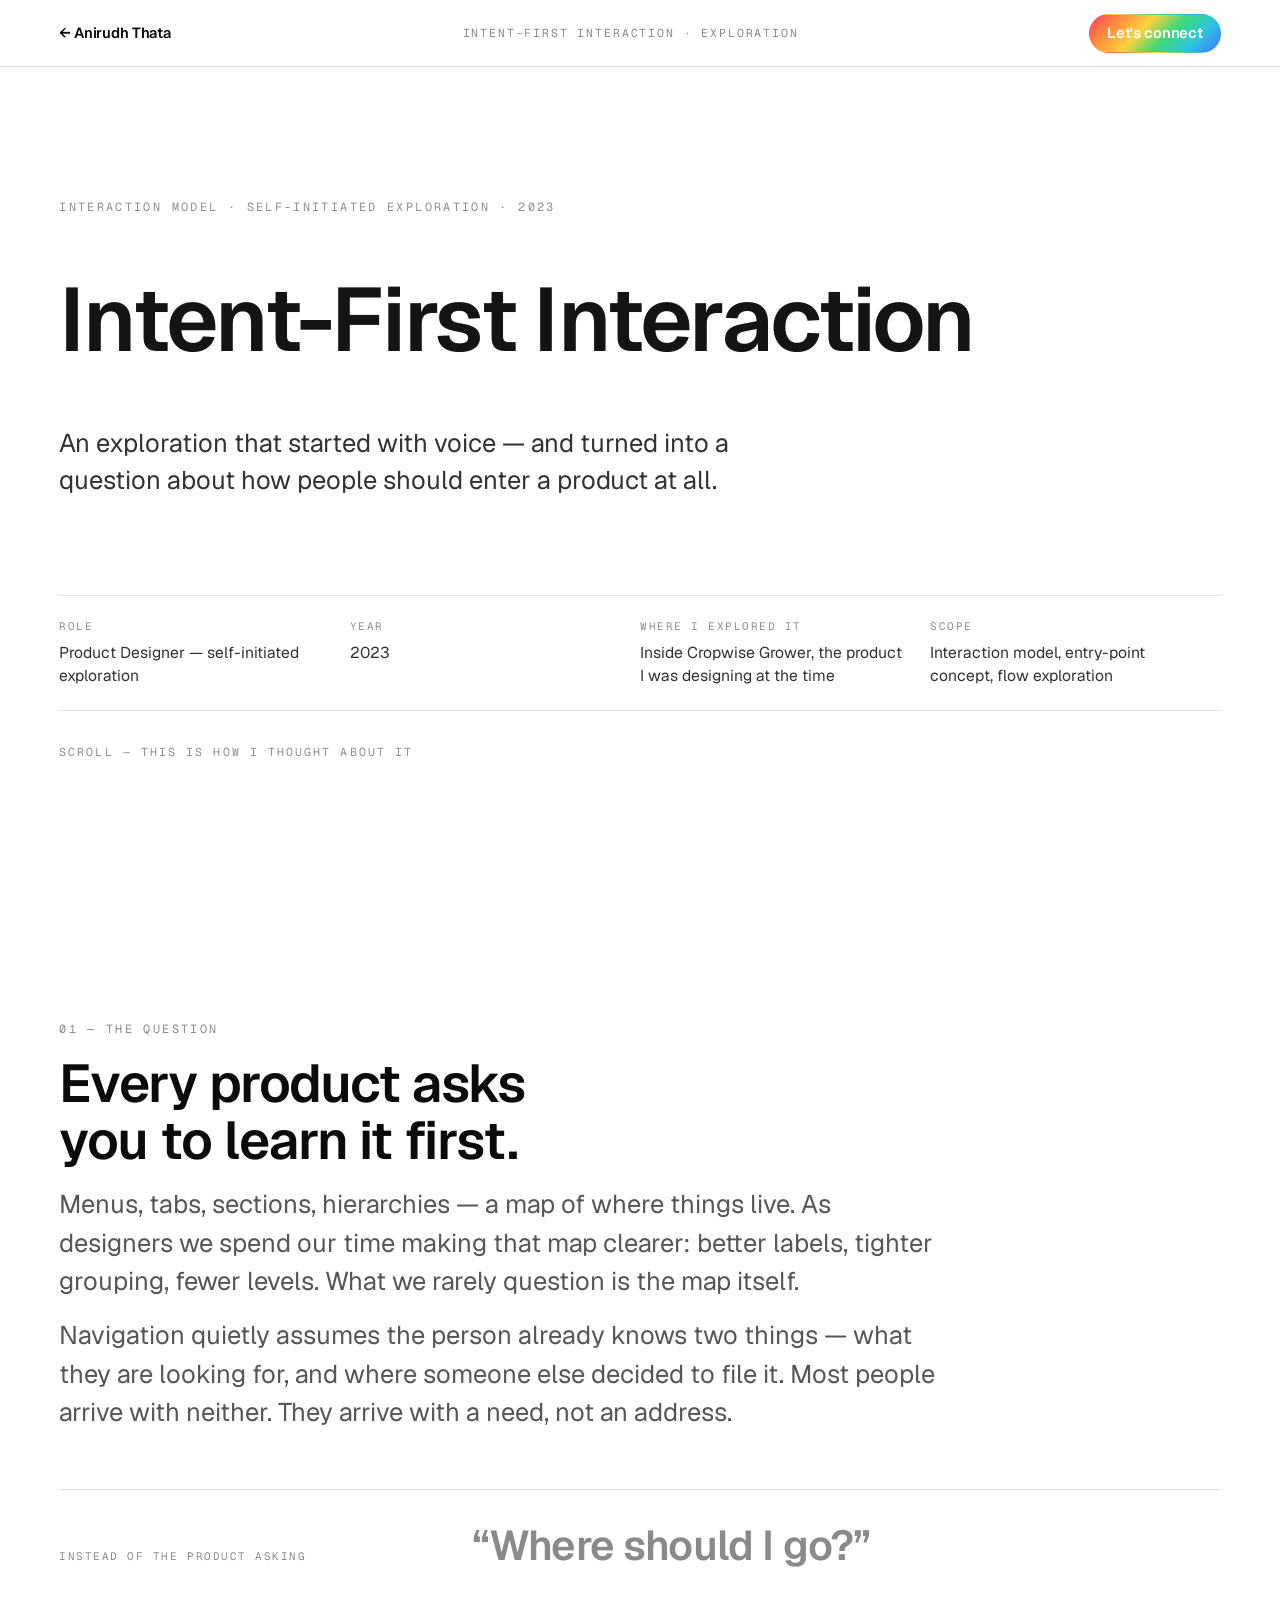
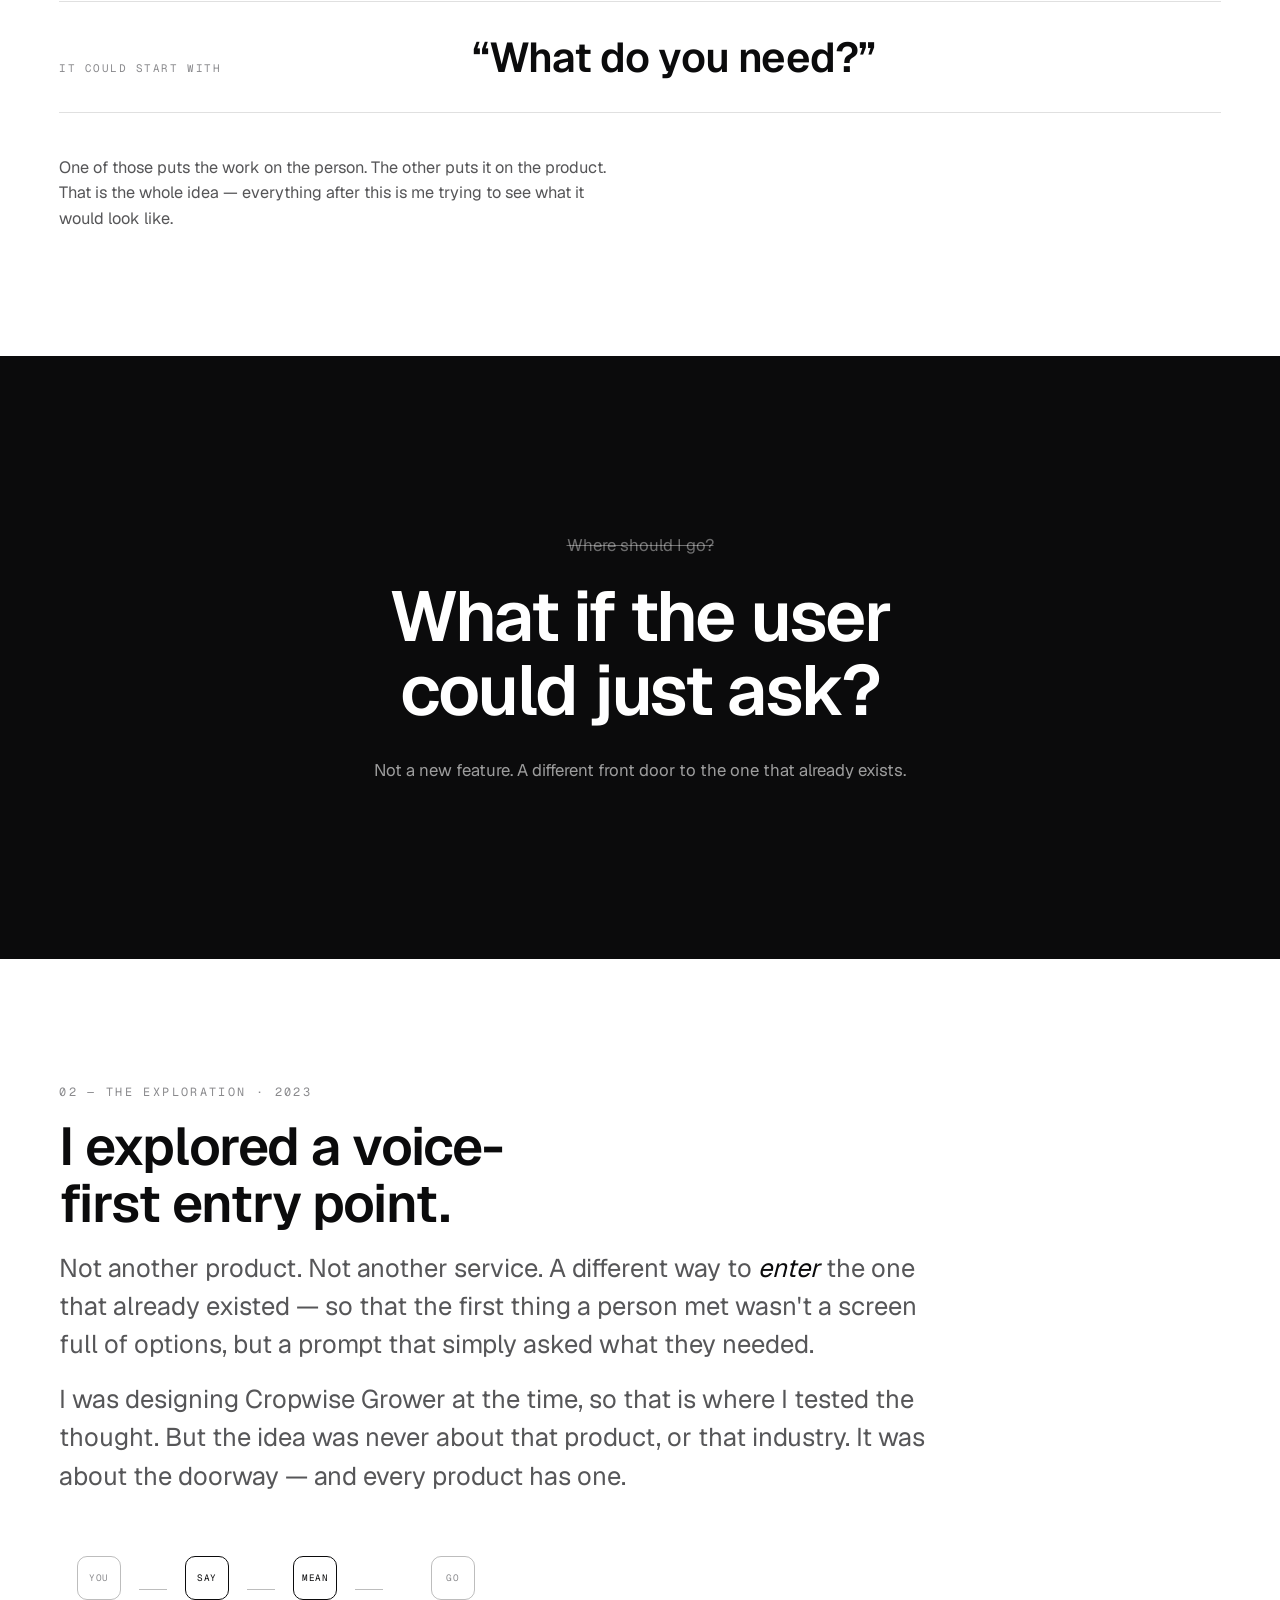
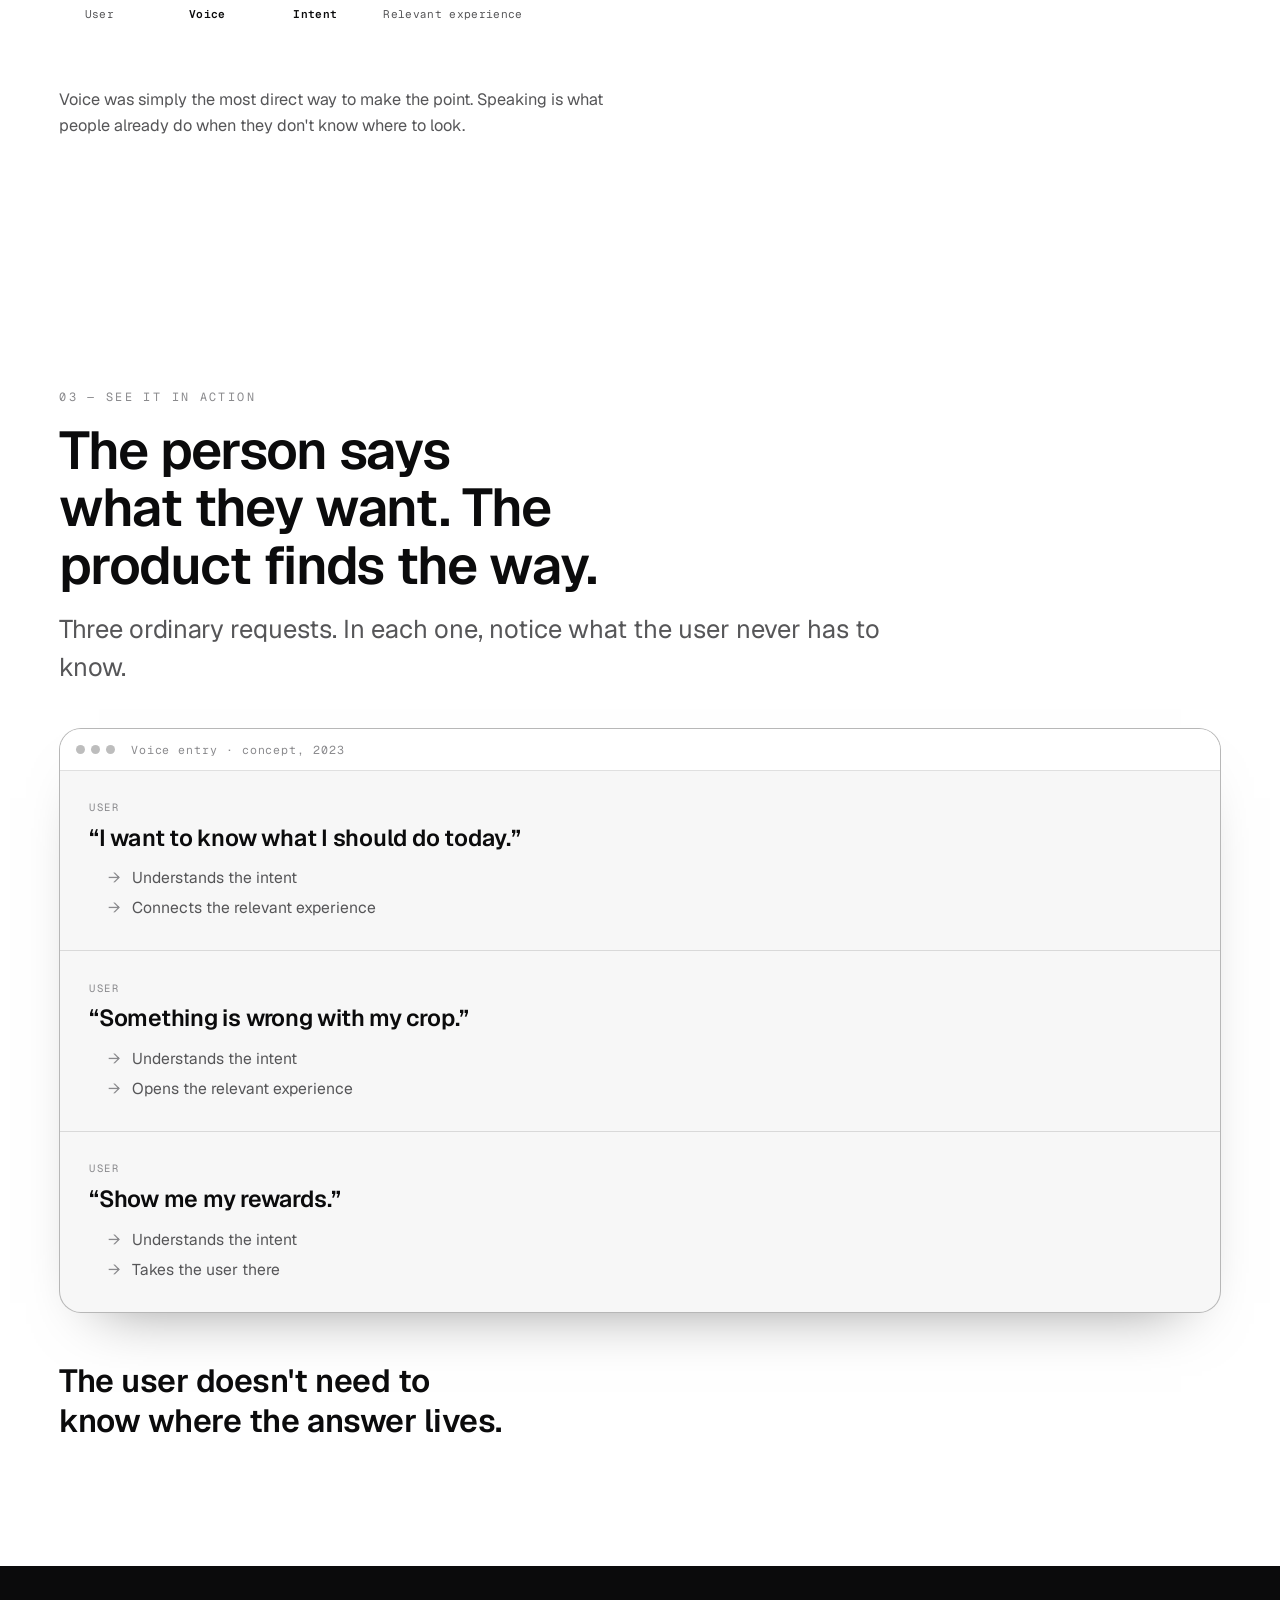
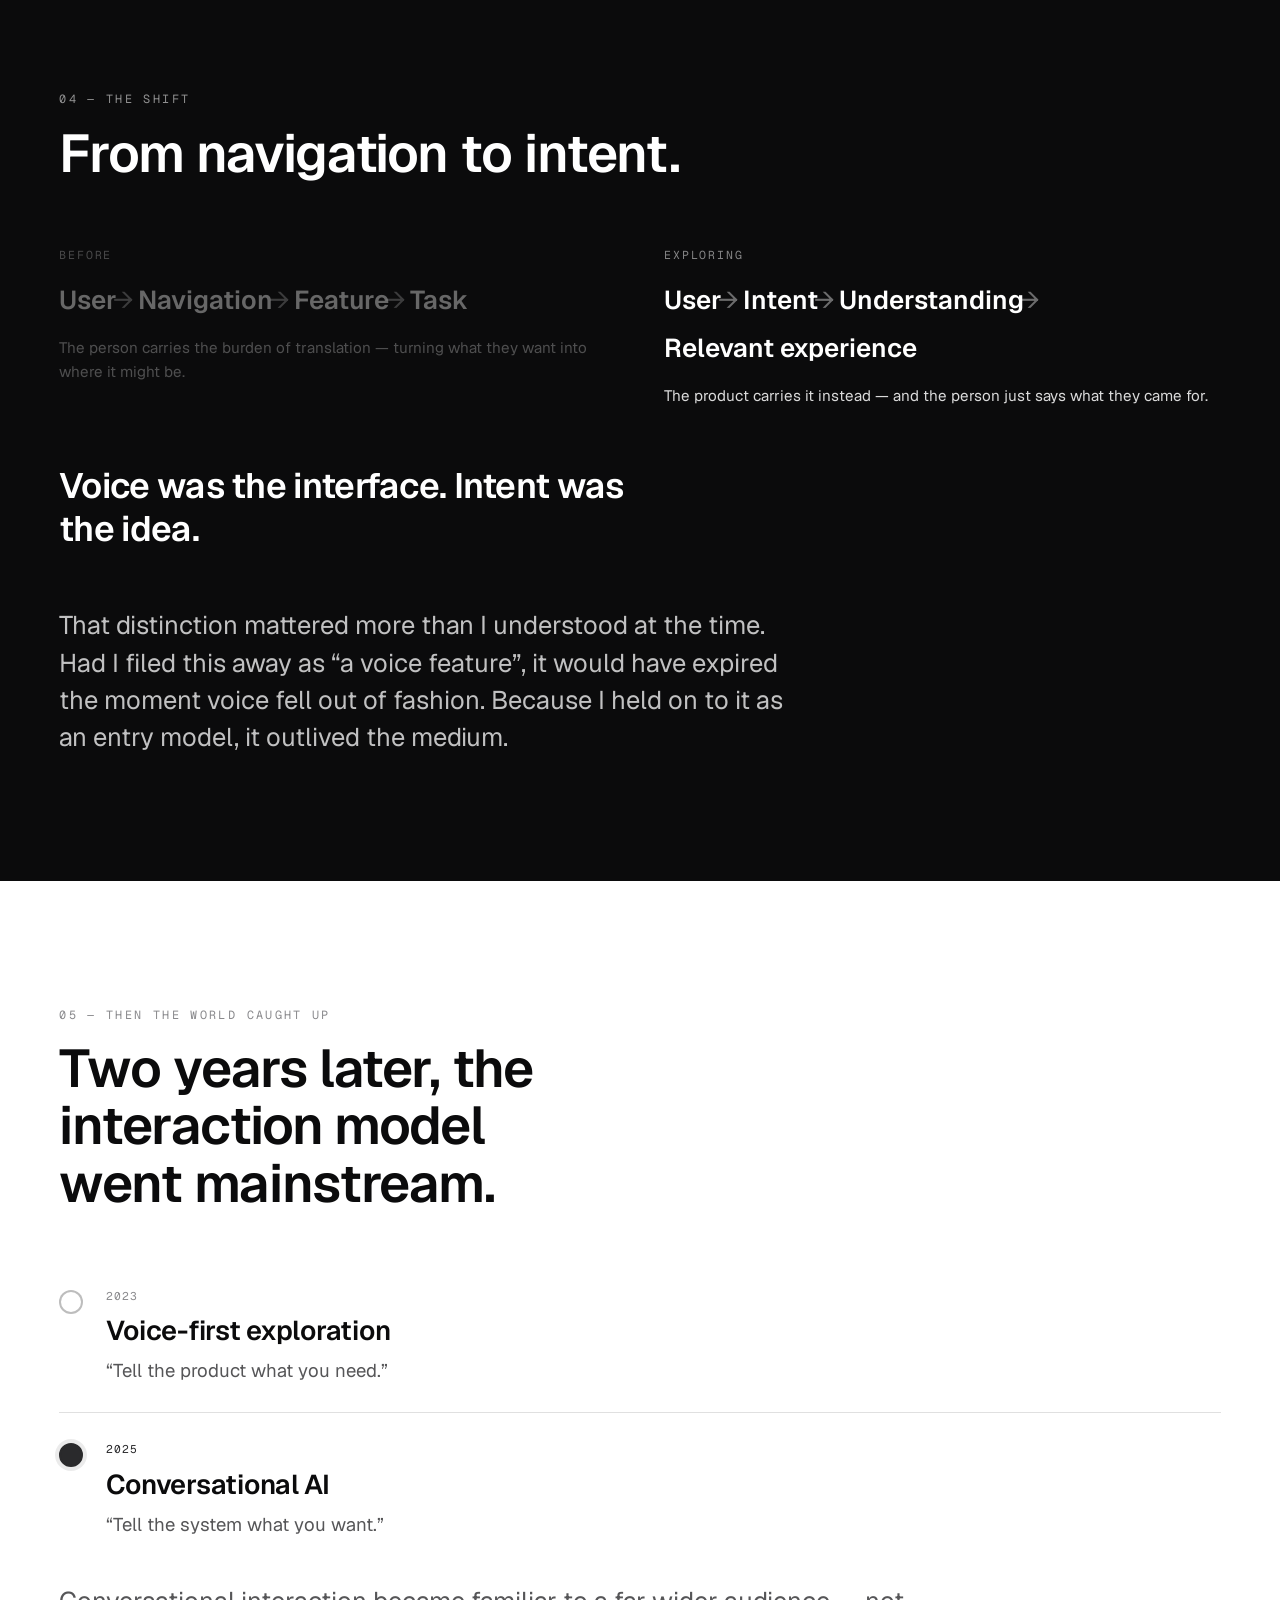
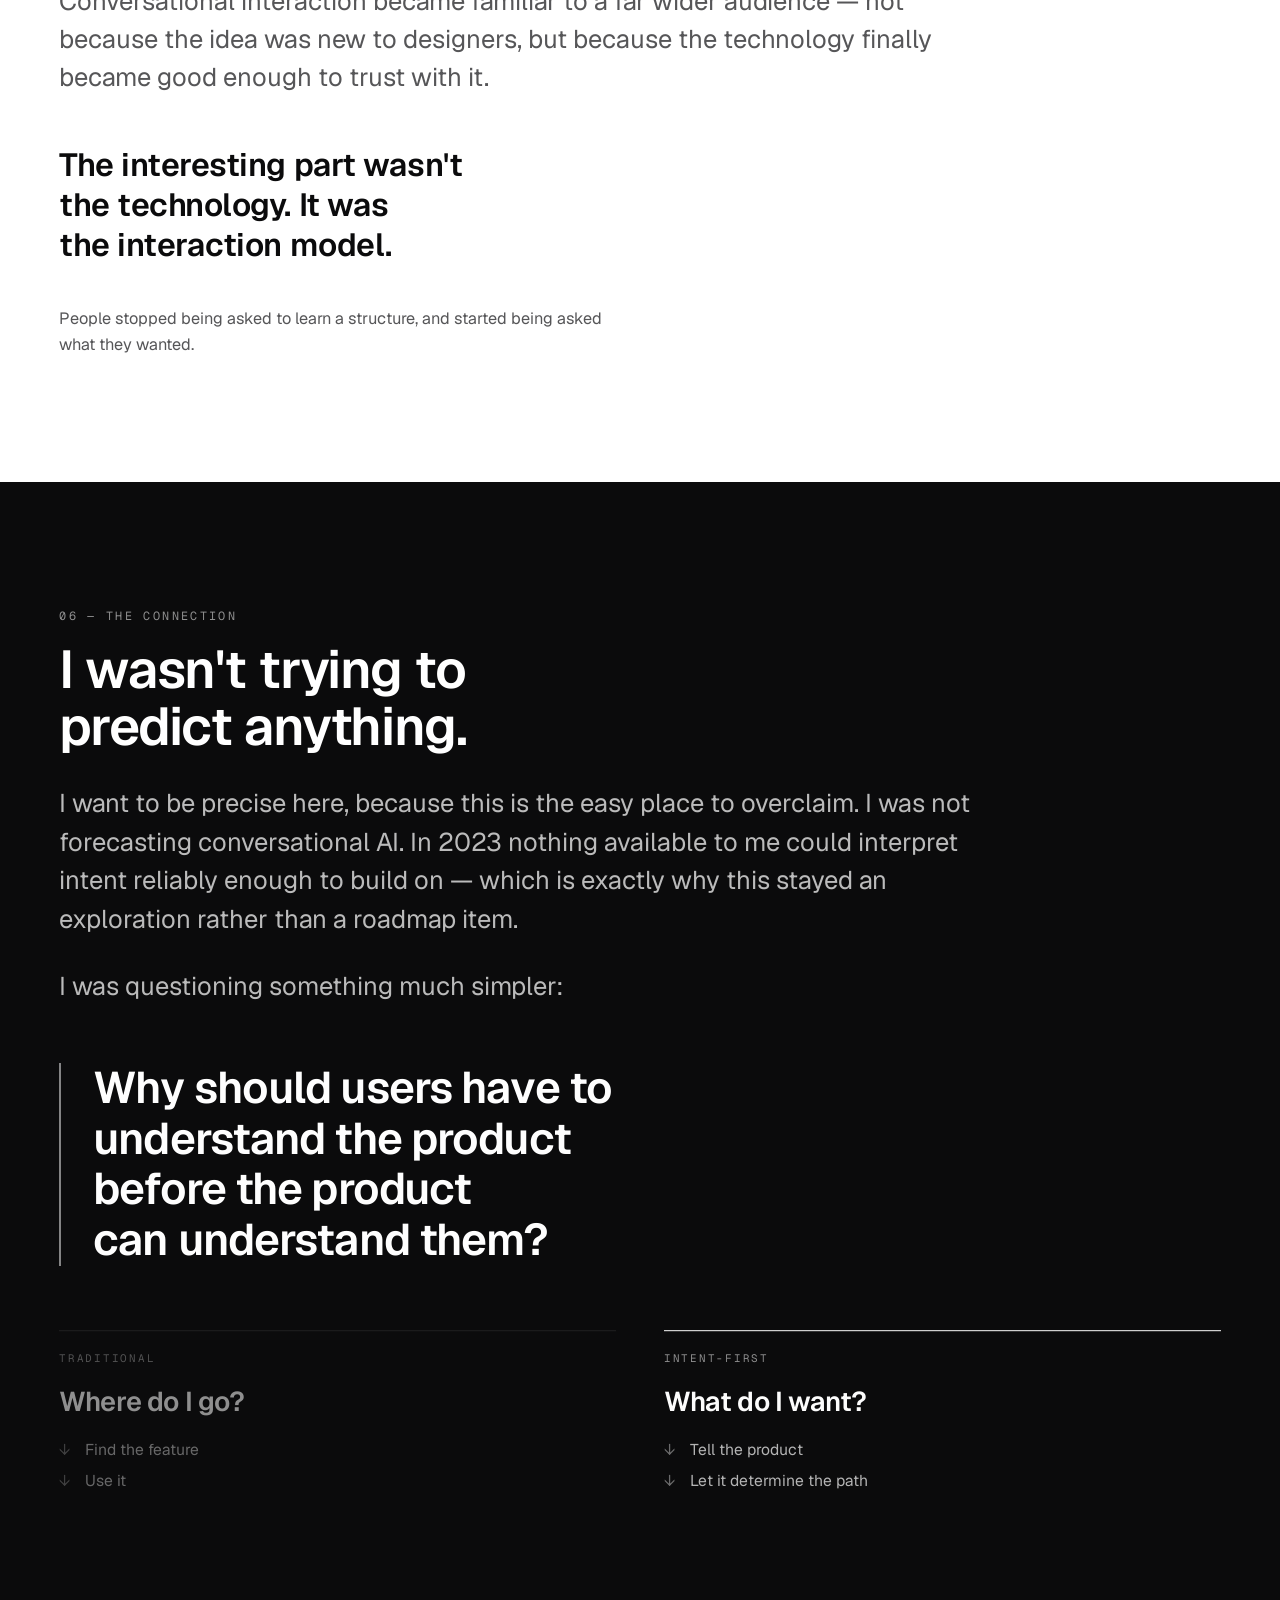
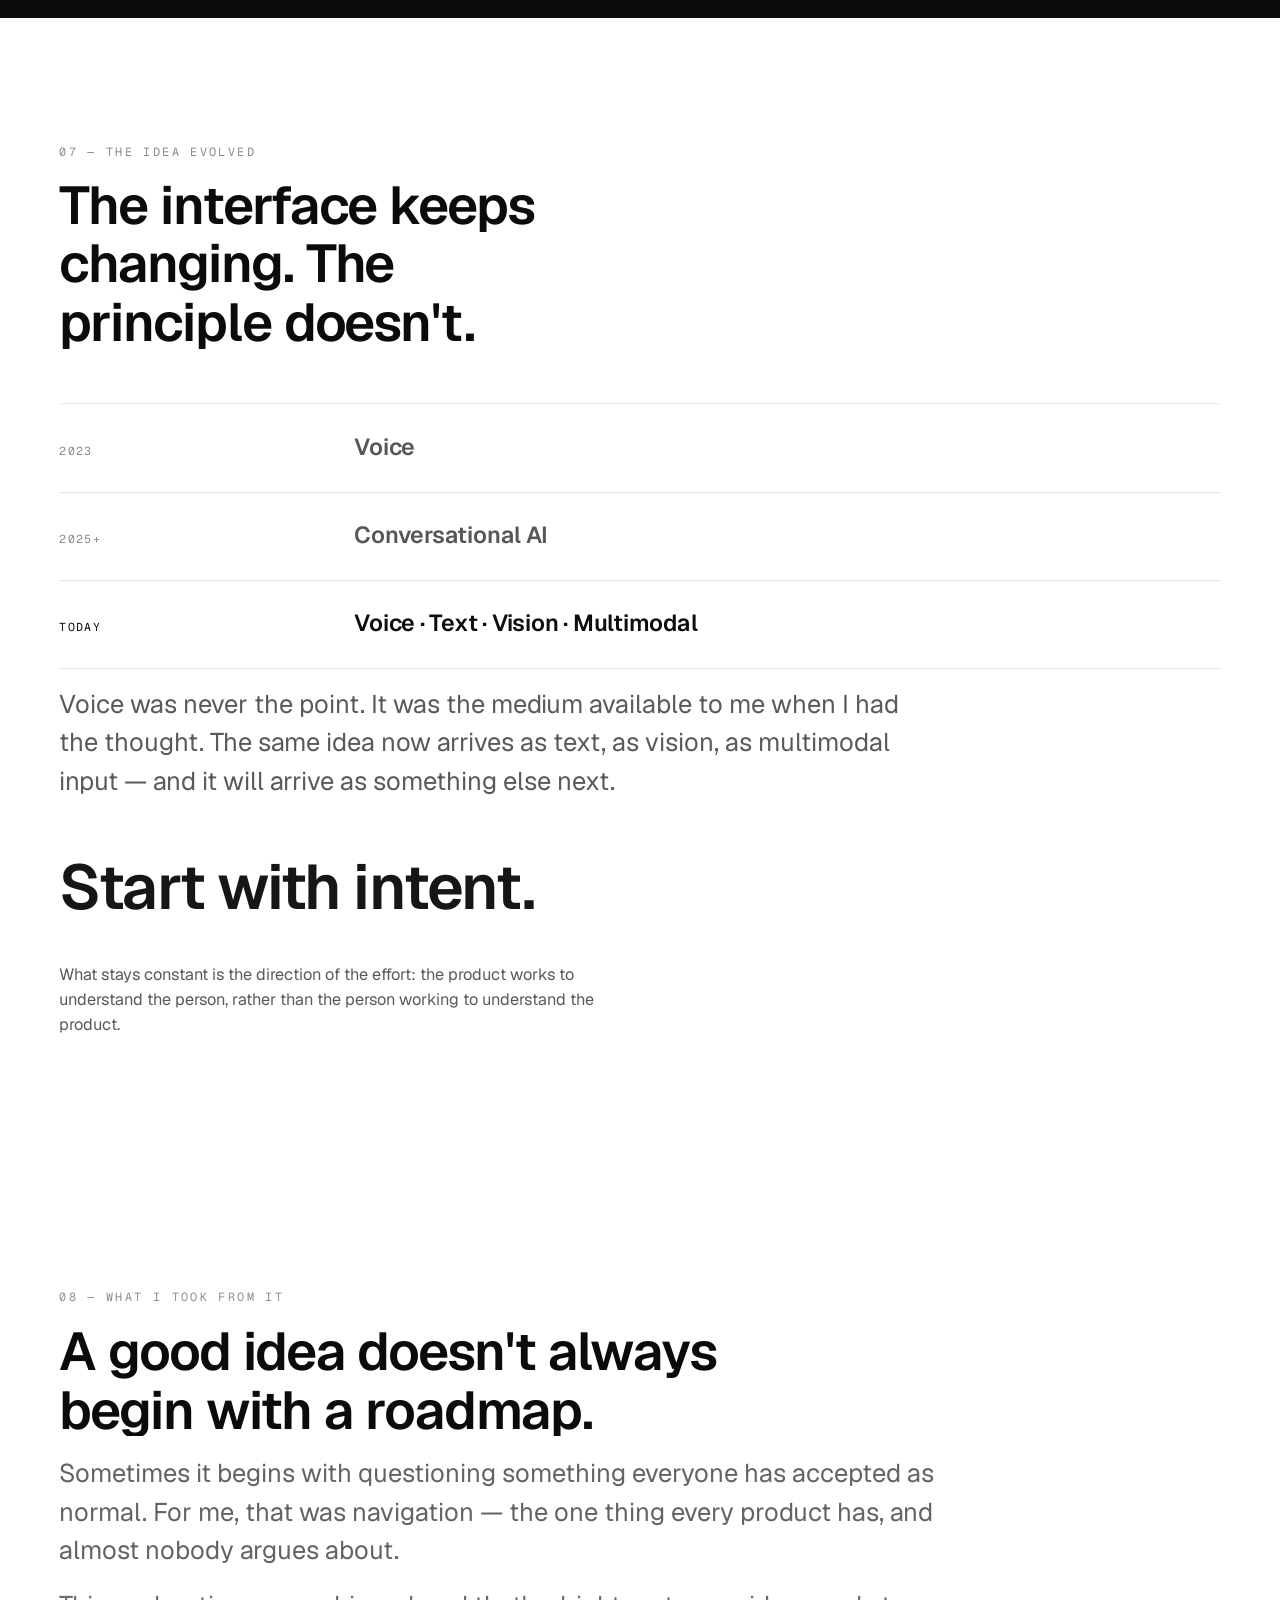
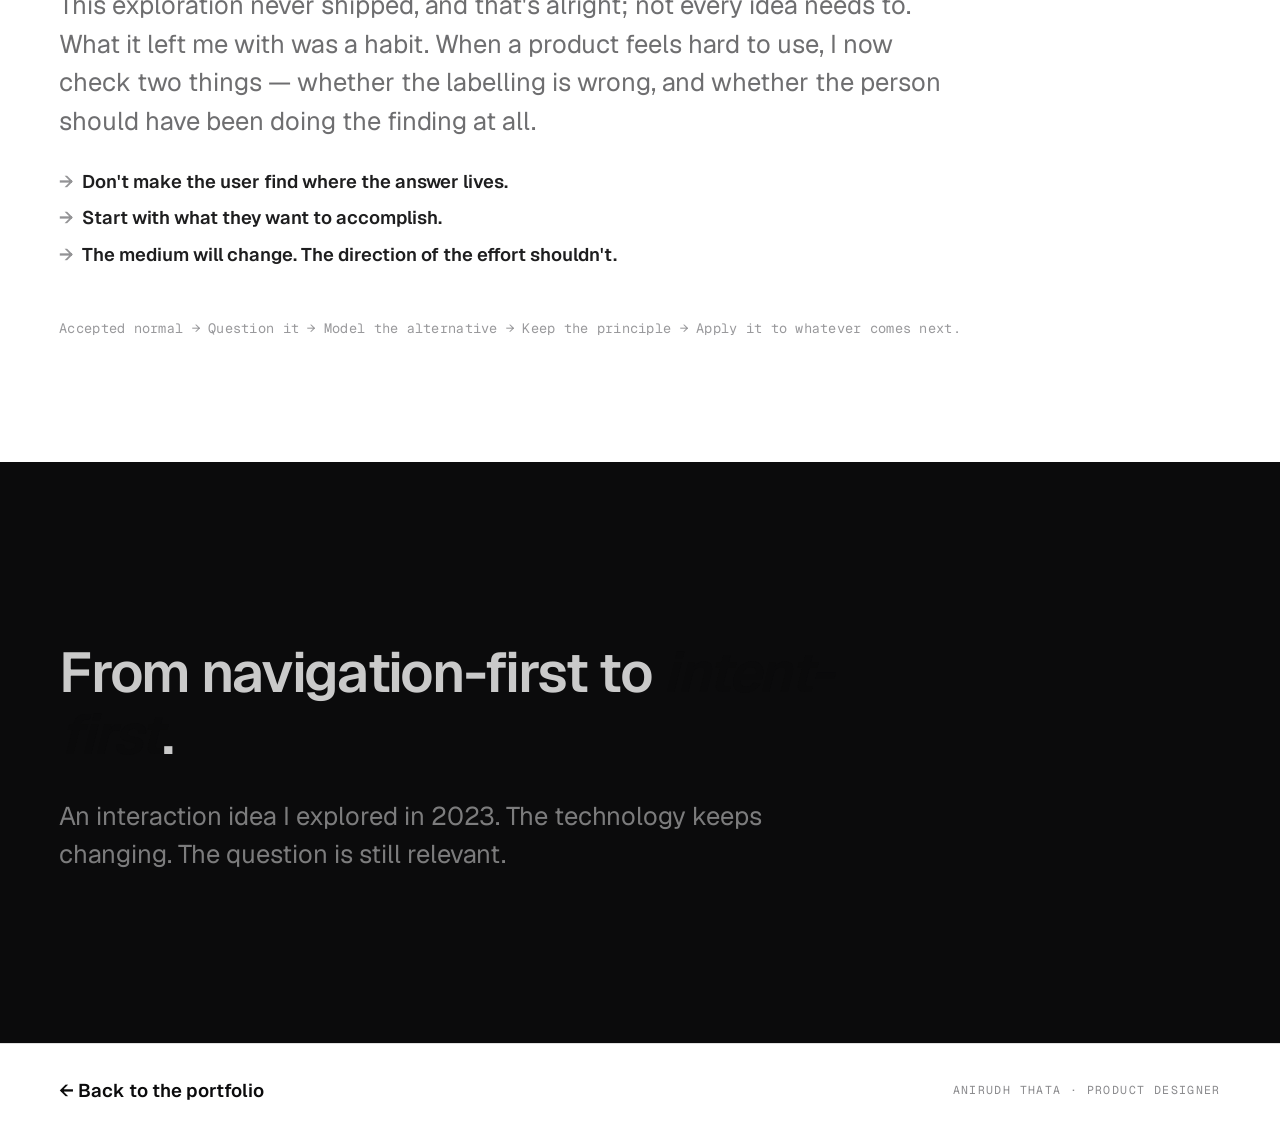
<file: intent-first.html>
<!DOCTYPE html>
<html lang="en">
<head>
  <meta charset="UTF-8" />
  <script>document.documentElement.classList.add("js");if("scrollRestoration"in history)history.scrollRestoration="manual";window.scrollTo(0,0);</script>
  <meta name="viewport" content="width=device-width, initial-scale=1.0" />
  <meta name="theme-color" content="#ffffff" />
  <title>Intent-First Interaction — an exploration · Anirudh Thata</title>
  <meta name="description" content="An interaction model I explored in 2023: instead of asking people to learn a product's navigation, let the product start by asking what they need. Voice was the interface. Intent was the idea." />
  <link rel="preload" href="assets/fonts/Geist-Variable.woff2" as="font" type="font/woff2" crossorigin />
  <link rel="preload" href="assets/fonts/GeistMono-Variable.woff2" as="font" type="font/woff2" crossorigin />
  <link rel="stylesheet" href="css/fonts.css" />
  <link rel="stylesheet" href="css/tokens.css" />
  <link rel="stylesheet" href="css/base.css" />
  <link rel="stylesheet" href="css/case.css?v=17" />
  <link rel="stylesheet" href="css/pin.css?v=3" />
  <link rel="stylesheet" href="css/smooth.css?v=1" />
  <link rel="icon" href="assets/favicon.svg" type="image/svg+xml" />
</head>

<body class="db intent">
  <a class="db-skip" href="#db-main">Skip to the story</a>
  <div class="db-progress" id="db-progress" aria-hidden="true"><span></span></div>

  <header class="db-top">
    <a class="db-top__back" href="index.html"><span aria-hidden="true">←</span> Anirudh&nbsp;Thata</a>
    <span class="db-top__here">Intent-First Interaction · Exploration</span>
    <a class="db-top__cta" href="index.html#contact">Let's connect</a>
  </header>

  <main id="db-main">

    <!-- ============================================================
         HERO
         ============================================================ -->
    <section class="db-hero if-hero">
      <p class="db-eyebrow db-in">Interaction model · Self-initiated exploration · 2023</p>
      <h1 class="if-hero__title db-in">Intent-First Interaction</h1>
      <p class="if-hero__sub db-in">
        An exploration that started with voice — and turned into a question
        about how people should enter a product at all.
      </p>
      <dl class="if-meta db-in">
        <div class="if-meta__item">
          <dt>Role</dt>
          <dd>Product Designer — self-initiated exploration</dd>
        </div>
        <div class="if-meta__item">
          <dt>Year</dt>
          <dd>2023</dd>
        </div>
        <div class="if-meta__item">
          <dt>Where I explored it</dt>
          <dd>Inside Cropwise Grower, the product I was designing at the time</dd>
        </div>
        <div class="if-meta__item">
          <dt>Scope</dt>
          <dd>Interaction model, entry-point concept, flow exploration</dd>
        </div>
      </dl>
      <p class="db-hero__scroll db-in" aria-hidden="true">Scroll — this is how I thought about it</p>
    </section>

    <!-- ============================================================
         01 · THE QUESTION
         ============================================================ -->
    <section class="db-block if-question" data-chapter="Question">
      <p class="db-kicker db-in">01 — The question</p>
      <h2 class="db-h2 db-in">Every product asks you to learn it first.</h2>
      <p class="db-lede db-in">
        Menus, tabs, sections, hierarchies — a map of where things live. As
        designers we spend our time making that map clearer: better labels,
        tighter grouping, fewer levels. What we rarely question is the map
        itself.
      </p>
      <p class="db-lede db-in">
        Navigation quietly assumes the person already knows two things — what
        they are looking for, and where someone else decided to file it. Most
        people arrive with neither. They arrive with a need, not an address.
      </p>

      <div class="if-ask db-in">
        <div class="if-ask__row">
          <p class="if-ask__k">Instead of the product asking</p>
          <p class="if-ask__q if-ask__q--old">“Where should I go?”</p>
        </div>
        <div class="if-ask__row">
          <p class="if-ask__k">It could start with</p>
          <p class="if-ask__q">“What do you need?”</p>
        </div>
      </div>

      <p class="if-note db-in">
        One of those puts the work on the person. The other puts it on the
        product. That is the whole idea — everything after this is me trying
        to see what it would look like.
      </p>
    </section>

    <!-- ============================================================
         02 · THE PIVOT
         ============================================================ -->
    <section class="db-pivot db-dark">
      <p class="db-pivot__wrong db-in">Where should I go?</p>
      <p class="db-pivot__q db-in">What if the user could just ask?</p>
      <p class="db-pivot__after db-in">
        Not a new feature. A different front door to the one that already
        exists.
      </p>
    </section>

    <!-- ============================================================
         03 · THE EXPLORATION
         ============================================================ -->
    <section class="db-block if-explore">
      <p class="db-kicker db-in">02 — The exploration · 2023</p>
      <h2 class="db-h2 db-in">I explored a voice-first entry point.</h2>
      <p class="db-lede db-in">
        Not another product. Not another service. A different way to
        <em>enter</em> the one that already existed — so that the first thing
        a person met wasn't a screen full of options, but a prompt that simply
        asked what they needed.
      </p>
      <p class="db-lede db-in">
        I was designing Cropwise Grower at the time, so that is where I tested
        the thought. But the idea was never about that product, or that
        industry. It was about the doorway — and every product has one.
      </p>

      <div class="db-techflow db-in">
        <div class="db-techflow__chain">
          <div class="db-techflow__step">
            <span class="db-techflow__icon">You</span>
            <p>User</p>
          </div>
          <span class="db-techflow__arrow" aria-hidden="true"></span>
          <div class="db-techflow__step db-techflow__step--key">
            <span class="db-techflow__icon">Say</span>
            <p>Voice</p>
          </div>
          <span class="db-techflow__arrow" aria-hidden="true"></span>
          <div class="db-techflow__step db-techflow__step--key">
            <span class="db-techflow__icon">Mean</span>
            <p>Intent</p>
          </div>
          <span class="db-techflow__arrow" aria-hidden="true"></span>
          <div class="db-techflow__step">
            <span class="db-techflow__icon">Go</span>
            <p>Relevant experience</p>
          </div>
        </div>
      </div>

      <p class="if-note db-in">
        Voice was simply the most direct way to make the point. Speaking is
        what people already do when they don't know where to look.
      </p>
    </section>

    <!-- ============================================================
         04 · SEE IT IN ACTION
         ============================================================ -->
    <section class="db-block if-action" data-chapter="In action">
      <p class="db-kicker db-in">03 — See it in action</p>
      <h2 class="db-h2 db-in">The person says what they want. The product finds the way.</h2>
      <p class="db-lede db-in">
        Three ordinary requests. In each one, notice what the user never has
        to know.
      </p>

      <div class="db-frame if-frame db-in">
        <div class="db-frame__bar"><i></i><i></i><i></i><span>Voice entry · concept, 2023</span></div>
        <ul class="if-ex">
          <li class="if-ex__item">
            <p class="if-ex__said">
              <span class="if-ex__who">User</span>
              “I want to know what I should do today.”
            </p>
            <ul class="if-ex__does">
              <li>Understands the intent</li>
              <li>Connects the relevant experience</li>
            </ul>
          </li>
          <li class="if-ex__item">
            <p class="if-ex__said">
              <span class="if-ex__who">User</span>
              “Something is wrong with my crop.”
            </p>
            <ul class="if-ex__does">
              <li>Understands the intent</li>
              <li>Opens the relevant experience</li>
            </ul>
          </li>
          <li class="if-ex__item">
            <p class="if-ex__said">
              <span class="if-ex__who">User</span>
              “Show me my rewards.”
            </p>
            <ul class="if-ex__does">
              <li>Understands the intent</li>
              <li>Takes the user there</li>
            </ul>
          </li>
        </ul>
      </div>

      <p class="if-punch db-in">
        The user doesn't need to know where the answer lives.
      </p>
    </section>

    <!-- ============================================================
         05 · THE SHIFT
         ============================================================ -->
    <section class="db-block db-dark if-shift">
      <p class="db-kicker db-kicker--light db-in">04 — The shift</p>
      <h2 class="db-h2 db-in">From navigation to intent.</h2>

      <div class="db-models db-in">
        <div class="db-model db-model--wrong">
          <p class="db-model__label">Before</p>
          <ul class="db-model__flow db-model__flow--wrong">
            <li>User</li><li>Navigation</li><li>Feature</li><li>Task</li>
          </ul>
          <p class="db-model__cap">
            The person carries the burden of translation — turning what they
            want into where it might be.
          </p>
        </div>
        <div class="db-model db-model--right">
          <p class="db-model__label">Exploring</p>
          <ul class="db-model__flow">
            <li>User</li><li>Intent</li><li>Understanding</li><li>Relevant experience</li>
          </ul>
          <p class="db-model__cap">
            The product carries it instead — and the person just says what
            they came for.
          </p>
        </div>
      </div>

      <p class="if-line db-in">Voice was the interface. Intent was the idea.</p>
      <p class="db-insight__close db-in">
        That distinction mattered more than I understood at the time. Had I
        filed this away as “a voice feature”, it would have expired the moment
        voice fell out of fashion. Because I held on to it as an entry model,
        it outlived the medium.
      </p>
    </section>

    <!-- ============================================================
         06 · THEN THE WORLD CAUGHT UP
         ============================================================ -->
    <section class="db-block if-caught">
      <p class="db-kicker db-in">05 — Then the world caught up</p>
      <h2 class="db-h2 db-in">Two years later, the interaction model went mainstream.</h2>

      <div class="db-journey db-in">
        <ol class="db-journey__phases">
          <li class="db-journey__phase">
            <span class="db-journey__dot" aria-hidden="true"></span>
            <div>
              <p class="db-journey__label">2023</p>
              <h3>Voice-first exploration</h3>
              <p>“Tell the product what you need.”</p>
            </div>
          </li>
          <li class="db-journey__phase is-now">
            <span class="db-journey__dot" aria-hidden="true"></span>
            <div>
              <p class="db-journey__label"><em>2025</em></p>
              <h3>Conversational AI</h3>
              <p>“Tell the system what you want.”</p>
            </div>
          </li>
        </ol>
      </div>

      <p class="db-lede db-in">
        Conversational interaction became familiar to a far wider audience —
        not because the idea was new to designers, but because the technology
        finally became good enough to trust with it.
      </p>
      <p class="if-punch db-in">
        The interesting part wasn't the technology. It was the interaction
        model.
      </p>
      <p class="if-note db-in">
        People stopped being asked to learn a structure, and started being
        asked what they wanted.
      </p>
    </section>

    <!-- ============================================================
         07 · THE CONNECTION
         ============================================================ -->
    <section class="db-block db-dark if-connect">
      <p class="db-kicker db-kicker--light db-in">06 — The connection</p>
      <h2 class="db-h2 db-in">I wasn't trying to predict anything.</h2>
      <p class="if-dark-lede db-in">
        I want to be precise here, because this is the easy place to overclaim.
        I was not forecasting conversational AI. In 2023 nothing available to
        me could interpret intent reliably enough to build on — which is
        exactly why this stayed an exploration rather than a roadmap item.
      </p>
      <p class="if-dark-lede db-in">
        I was questioning something much simpler:
      </p>

      <blockquote class="if-quote db-in">
        Why should users have to understand the product before the product can
        understand them?
      </blockquote>

      <div class="if-two db-in">
        <div class="if-two__col">
          <p class="if-two__k">Traditional</p>
          <p class="if-two__q">Where do I go?</p>
          <ol class="if-two__steps">
            <li>Find the feature</li>
            <li>Use it</li>
          </ol>
        </div>
        <div class="if-two__col if-two__col--mine">
          <p class="if-two__k">Intent-first</p>
          <p class="if-two__q">What do I want?</p>
          <ol class="if-two__steps">
            <li>Tell the product</li>
            <li>Let it determine the path</li>
          </ol>
        </div>
      </div>
    </section>

    <!-- ============================================================
         08 · THE IDEA EVOLVED
         ============================================================ -->
    <section class="db-block if-evolved" data-chapter="Evolution">
      <p class="db-kicker db-in">07 — The idea evolved</p>
      <h2 class="db-h2 db-in">The interface keeps changing. The principle doesn't.</h2>

      <ol class="if-evo db-in">
        <li class="if-evo__step">
          <span class="if-evo__year">2023</span>
          <span class="if-evo__what">Voice</span>
        </li>
        <li class="if-evo__step">
          <span class="if-evo__year">2025+</span>
          <span class="if-evo__what">Conversational AI</span>
        </li>
        <li class="if-evo__step if-evo__step--now">
          <span class="if-evo__year">Today</span>
          <span class="if-evo__what">Voice · Text · Vision · Multimodal</span>
        </li>
      </ol>

      <p class="db-lede db-in">
        Voice was never the point. It was the medium available to me when I had
        the thought. The same idea now arrives as text, as vision, as
        multimodal input — and it will arrive as something else next.
      </p>
      <p class="if-principle db-in">Start with intent.</p>
      <p class="if-note db-in">
        What stays constant is the direction of the effort: the product works
        to understand the person, rather than the person working to understand
        the product.
      </p>
    </section>

    <!-- ============================================================
         09 · WHAT I TOOK FROM IT
         ============================================================ -->
    <section class="db-block if-took">
      <p class="db-kicker db-in">08 — What I took from it</p>
      <h2 class="db-h2 db-in">A good idea doesn't always begin with a roadmap.</h2>
      <p class="db-lede db-in">
        Sometimes it begins with questioning something everyone has accepted as
        normal. For me, that was navigation — the one thing every product has,
        and almost nobody argues about.
      </p>
      <p class="db-lede db-in">
        This exploration never shipped, and that's alright; not every idea needs
        to. What it left me with was a habit. When a product feels hard to use,
        I now check two things — whether the labelling is wrong, and whether the
        person should have been doing the finding at all.
      </p>
      <ul class="db-reflect__qs db-in">
        <li>Don't make the user find where the answer lives.</li>
        <li>Start with what they want to accomplish.</li>
        <li>The medium will change. The direction of the effort shouldn't.</li>
      </ul>
      <p class="db-road__arc db-in">
        Accepted normal → Question it → Model the alternative → Keep the principle → Apply it to whatever comes next.
      </p>
    </section>

    <!-- ============================================================
         FINAL FRAME
         ============================================================ -->
    <section class="db-final db-dark">
      <p class="db-final__text db-in">
        From navigation-first to <em>intent-first</em>.
      </p>
      <p class="db-final__sub db-in">
        An interaction idea I explored in 2023. The technology keeps changing.
        The question is still relevant.
      </p>
    </section>

  </main>

  <footer class="db-foot">
    <a href="index.html"><span aria-hidden="true">←</span> Back to the portfolio</a>
    <span class="db-foot__name">Anirudh Thata · Product Designer</span>
  </footer>

  <script defer src="js/vendor/gsap.min.js"></script>
  <script defer src="js/vendor/ScrollTrigger.min.js"></script>
  <script defer src="js/vendor/lenis.min.js"></script>
  <script defer src="js/vendor/SplitText.min.js"></script>
  <script type="module" src="js/case.js?v=4"></script>

  <script>
    /* The reveal system holds .db-in at opacity 0 until it runs. If it never
       runs — module blocked, GSAP unavailable, an error before init — the page
       would stay blank. GSAP marks every batched element .is-in the moment it
       initialises, so the presence of one is the signal that it ran. */
    setTimeout(function () {
      if (document.querySelector(".db-in.is-in")) return;
      document.querySelectorAll(".db-in").forEach(function (el) {
        el.classList.add("is-in");
      });
    }, 3000);
  </script>

</body>
</html>
</file>
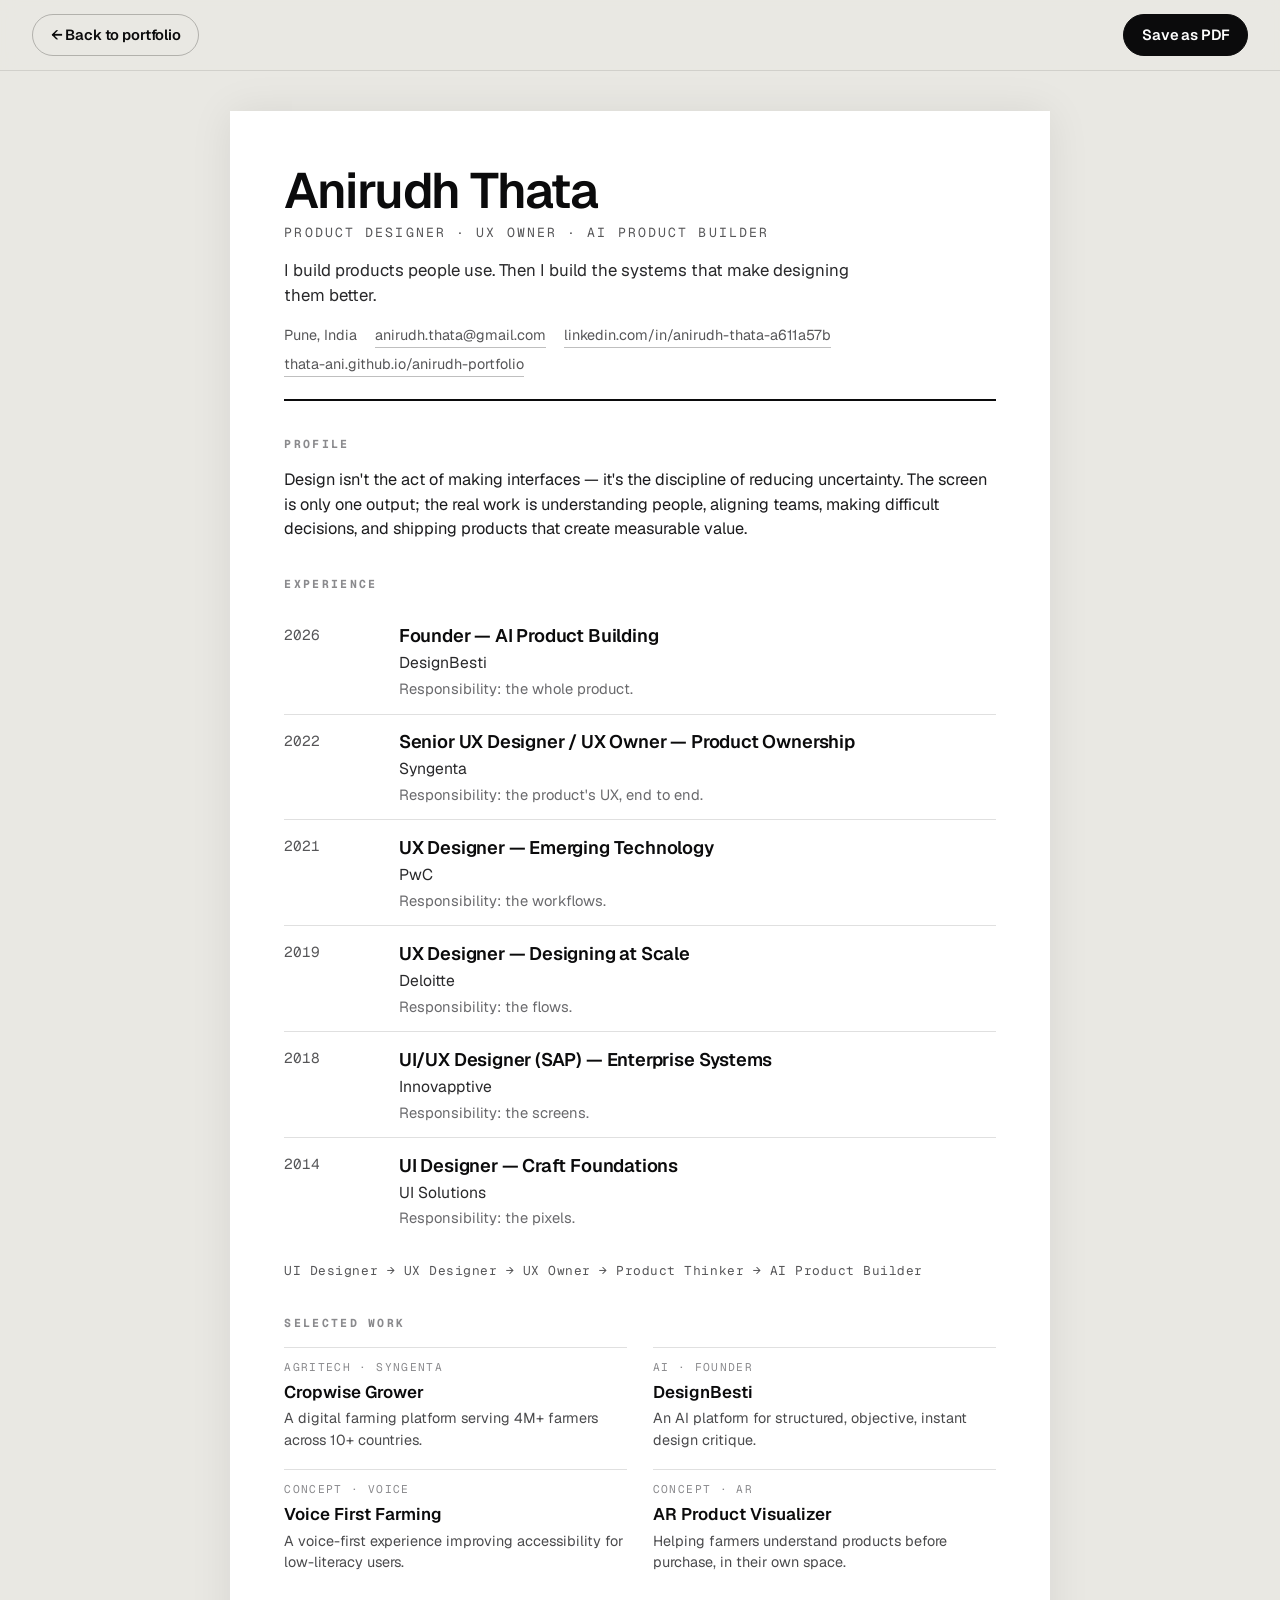
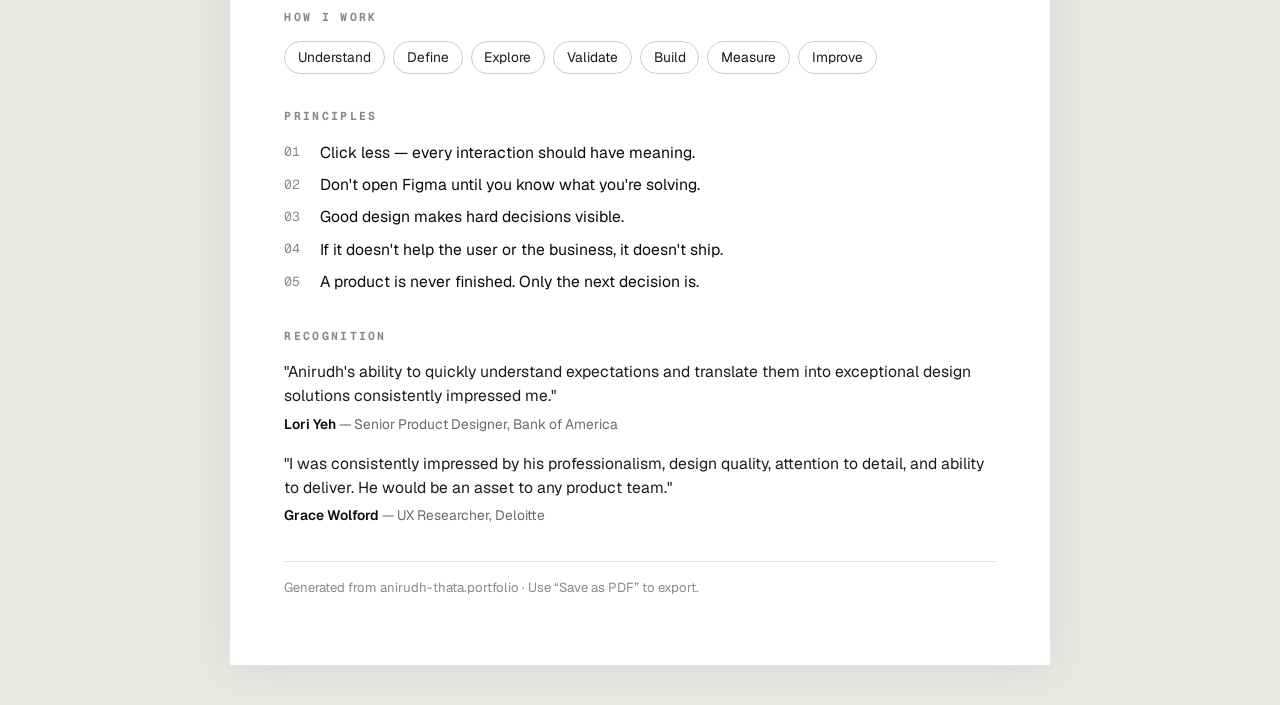
<file: resume.html>
<!DOCTYPE html>
<html lang="en">
<head>
  <meta charset="UTF-8" />
  <meta name="viewport" content="width=device-width, initial-scale=1.0" />
  <title>Anirudh Thata — Résumé</title>
  <meta name="description" content="Résumé of Anirudh Thata, Product Designer." />
  <link rel="preload" href="assets/fonts/Geist-Variable.woff2" as="font" type="font/woff2" crossorigin />
  <link rel="preload" href="assets/fonts/GeistMono-Variable.woff2" as="font" type="font/woff2" crossorigin />
  <link rel="stylesheet" href="css/fonts.css" />
  <link rel="stylesheet" href="css/tokens.css" />
  <link rel="icon" href="assets/favicon.svg" type="image/svg+xml" />
  <style>
    *, *::before, *::after { box-sizing: border-box; }
    html { -webkit-text-size-adjust: 100%; }
    body {
      margin: 0; background: #e9e8e3; color: #0b0b0c;
      font-family: var(--font-sans, system-ui, sans-serif);
      line-height: 1.5; -webkit-font-smoothing: antialiased;
    }
    a { color: inherit; }

    /* Screen-only control bar */
    .bar {
      position: sticky; top: 0; z-index: 10;
      display: flex; justify-content: space-between; align-items: center; gap: 1rem;
      padding: 0.9rem clamp(1rem, 4vw, 2rem);
      background: rgba(233, 232, 227, 0.9); backdrop-filter: blur(8px);
      border-bottom: 1px solid rgba(0, 0, 0, 0.1);
    }
    .bar a, .bar button {
      font: inherit; font-size: 0.92rem; font-weight: 600; letter-spacing: -0.01em;
      color: #0b0b0c; background: transparent; border: 1px solid rgba(0, 0, 0, 0.24);
      border-radius: 999px; padding: 0.55rem 1.1rem; cursor: pointer; text-decoration: none;
      transition: border-color 0.18s ease, transform 0.18s ease;
    }
    .bar a:hover, .bar button:hover { border-color: #0b0b0c; transform: translateY(-1px); }
    .bar .bar__print { background: #0b0b0c; color: #fff; border-color: #0b0b0c; }

    /* The page sheet */
    .sheet {
      max-width: 820px; margin: clamp(1rem, 4vw, 2.5rem) auto; background: #fff;
      padding: clamp(1.6rem, 5vw, 3.4rem);
      box-shadow: 0 1px 40px rgba(0, 0, 0, 0.08);
    }

    .r-head { border-bottom: 2px solid #0b0b0c; padding-bottom: 1.4rem; }
    .r-name {
      margin: 0; font-size: clamp(2rem, 1.2rem + 3vw, 3.1rem); font-weight: 600;
      letter-spacing: -0.03em; line-height: 1;
    }
    .r-role {
      margin: 0.5rem 0 0; font-family: var(--font-mono, monospace);
      font-size: 0.82rem; letter-spacing: 0.16em; text-transform: uppercase; color: #565658;
    }
    .r-tag { margin: 0.9rem 0 0; max-width: 54ch; font-size: 1.05rem; color: #29292b; }
    .r-contact {
      margin: 1.1rem 0 0; display: flex; flex-wrap: wrap; gap: 0.4rem 1.1rem;
      font-size: 0.9rem; color: #565658;
    }
    .r-contact a { text-decoration: none; border-bottom: 1px solid rgba(0, 0, 0, 0.25); }

    section.r-sec { margin-top: 2.1rem; }
    .r-sec__title {
      margin: 0 0 1rem; font-family: var(--font-mono, monospace);
      font-size: 0.72rem; letter-spacing: 0.2em; text-transform: uppercase; color: #8a8a8d;
    }
    .r-summary { margin: 0; font-size: 1.02rem; color: #1c1c1e; max-width: 66ch; }

    /* Experience */
    .r-role-row {
      display: grid; grid-template-columns: 92px 1fr; gap: 0 1.4rem;
      padding: 0.85rem 0; border-top: 1px solid rgba(0, 0, 0, 0.12);
    }
    .r-role-row:first-of-type { border-top: none; }
    .r-year { font-family: var(--font-mono, monospace); font-size: 0.9rem; color: #565658; padding-top: 0.15rem; }
    .r-role-h { margin: 0; font-size: 1.14rem; font-weight: 600; letter-spacing: -0.01em; }
    .r-role-org { margin: 0.1rem 0 0; font-size: 0.98rem; color: #29292b; }
    .r-role-resp { margin: 0.2rem 0 0; font-size: 0.92rem; color: #6a6a6d; }
    .r-arc {
      margin: 1.1rem 0 0; font-family: var(--font-mono, monospace);
      font-size: 0.8rem; letter-spacing: 0.04em; color: #565658;
    }

    /* Work */
    .r-work { display: grid; grid-template-columns: 1fr 1fr; gap: 1.1rem 1.6rem; }
    .r-proj { border-top: 1px solid rgba(0, 0, 0, 0.12); padding-top: 0.7rem; }
    .r-proj__tag { font-family: var(--font-mono, monospace); font-size: 0.7rem; letter-spacing: 0.12em; text-transform: uppercase; color: #8a8a8d; }
    .r-proj__h { margin: 0.25rem 0 0.2rem; font-size: 1.06rem; font-weight: 600; }
    .r-proj__d { margin: 0; font-size: 0.9rem; color: #4a4a4c; }

    /* Chips */
    .r-chips { display: flex; flex-wrap: wrap; gap: 0.5rem; }
    .r-chip {
      font-size: 0.86rem; padding: 0.32rem 0.8rem; border: 1px solid rgba(0, 0, 0, 0.2);
      border-radius: 999px; color: #1c1c1e;
    }

    /* Principles */
    .r-principles { margin: 0; padding: 0; list-style: none; display: grid; gap: 0.55rem; }
    .r-principles li { display: grid; grid-template-columns: 26px 1fr; gap: 0.6rem; font-size: 0.98rem; }
    .r-principles .n { font-family: var(--font-mono, monospace); font-size: 0.82rem; color: #8a8a8d; padding-top: 0.12rem; }

    /* Recognition */
    .r-quotes { display: grid; gap: 1.1rem; }
    .r-quote { margin: 0; }
    .r-quote blockquote { margin: 0 0 0.4rem; font-size: 0.98rem; color: #1c1c1e; }
    .r-quote figcaption { font-size: 0.86rem; color: #6a6a6d; }
    .r-quote figcaption b { color: #0b0b0c; font-weight: 600; }

    .r-foot { margin-top: 2.2rem; padding-top: 1rem; border-top: 1px solid rgba(0,0,0,0.12); font-size: 0.82rem; color: #8a8a8d; }

    @media (max-width: 560px) {
      .r-work { grid-template-columns: 1fr; }
      .r-role-row { grid-template-columns: 64px 1fr; }
    }

    /* Print — clean A4, no controls, no shadow */
    @media print {
      @page { margin: 14mm; }
      body { background: #fff; }
      .bar { display: none; }
      .sheet { max-width: none; margin: 0; padding: 0; box-shadow: none; }
      section.r-sec { break-inside: avoid; }
      .r-role-row, .r-proj, .r-quote { break-inside: avoid; }
      a { text-decoration: none; }
    }
  </style>
</head>
<body>
  <div class="bar">
    <a href="index.html">← Back to portfolio</a>
    <button type="button" class="bar__print" onclick="window.print()">Save as PDF</button>
  </div>

  <main class="sheet">
    <header class="r-head">
      <h1 class="r-name">Anirudh Thata</h1>
      <p class="r-role">Product Designer · UX Owner · AI Product Builder</p>
      <p class="r-tag">I build products people use. Then I build the systems that make designing them better.</p>
      <p class="r-contact">
        <span>Pune, India</span>
        <a href="mailto:anirudh.thata@gmail.com">anirudh.thata@gmail.com</a>
        <a href="https://linkedin.com/in/anirudh-thata-a611a57b" target="_blank" rel="noopener">linkedin.com/in/anirudh-thata-a611a57b</a>
        <a href="https://thata-ani.github.io/anirudh-portfolio/" target="_blank" rel="noopener">thata-ani.github.io/anirudh-portfolio</a>
      </p>
    </header>

    <section class="r-sec">
      <h2 class="r-sec__title">Profile</h2>
      <p class="r-summary">
        Design isn't the act of making interfaces — it's the discipline of reducing
        uncertainty. The screen is only one output; the real work is understanding
        people, aligning teams, making difficult decisions, and shipping products
        that create measurable value.
      </p>
    </section>

    <section class="r-sec">
      <h2 class="r-sec__title">Experience</h2>

      <div class="r-role-row">
        <div class="r-year">2026</div>
        <div>
          <h3 class="r-role-h">Founder — AI Product Building</h3>
          <p class="r-role-org">DesignBesti</p>
          <p class="r-role-resp">Responsibility: the whole product.</p>
        </div>
      </div>
      <div class="r-role-row">
        <div class="r-year">2022</div>
        <div>
          <h3 class="r-role-h">Senior UX Designer / UX Owner — Product Ownership</h3>
          <p class="r-role-org">Syngenta</p>
          <p class="r-role-resp">Responsibility: the product's UX, end to end.</p>
        </div>
      </div>
      <div class="r-role-row">
        <div class="r-year">2021</div>
        <div>
          <h3 class="r-role-h">UX Designer — Emerging Technology</h3>
          <p class="r-role-org">PwC</p>
          <p class="r-role-resp">Responsibility: the workflows.</p>
        </div>
      </div>
      <div class="r-role-row">
        <div class="r-year">2019</div>
        <div>
          <h3 class="r-role-h">UX Designer — Designing at Scale</h3>
          <p class="r-role-org">Deloitte</p>
          <p class="r-role-resp">Responsibility: the flows.</p>
        </div>
      </div>
      <div class="r-role-row">
        <div class="r-year">2018</div>
        <div>
          <h3 class="r-role-h">UI/UX Designer (SAP) — Enterprise Systems</h3>
          <p class="r-role-org">Innovapptive</p>
          <p class="r-role-resp">Responsibility: the screens.</p>
        </div>
      </div>
      <div class="r-role-row">
        <div class="r-year">2014</div>
        <div>
          <h3 class="r-role-h">UI Designer — Craft Foundations</h3>
          <p class="r-role-org">UI Solutions</p>
          <p class="r-role-resp">Responsibility: the pixels.</p>
        </div>
      </div>

      <p class="r-arc">UI Designer → UX Designer → UX Owner → Product Thinker → AI Product Builder</p>
    </section>

    <section class="r-sec">
      <h2 class="r-sec__title">Selected Work</h2>
      <div class="r-work">
        <article class="r-proj">
          <div class="r-proj__tag">Agritech · Syngenta</div>
          <h3 class="r-proj__h">Cropwise Grower</h3>
          <p class="r-proj__d">A digital farming platform serving 4M+ farmers across 10+ countries.</p>
        </article>
        <article class="r-proj">
          <div class="r-proj__tag">AI · Founder</div>
          <h3 class="r-proj__h">DesignBesti</h3>
          <p class="r-proj__d">An AI platform for structured, objective, instant design critique.</p>
        </article>
        <article class="r-proj">
          <div class="r-proj__tag">Concept · Voice</div>
          <h3 class="r-proj__h">Voice First Farming</h3>
          <p class="r-proj__d">A voice-first experience improving accessibility for low-literacy users.</p>
        </article>
        <article class="r-proj">
          <div class="r-proj__tag">Concept · AR</div>
          <h3 class="r-proj__h">AR Product Visualizer</h3>
          <p class="r-proj__d">Helping farmers understand products before purchase, in their own space.</p>
        </article>
      </div>
    </section>

    <section class="r-sec">
      <h2 class="r-sec__title">How I Work</h2>
      <div class="r-chips">
        <span class="r-chip">Understand</span>
        <span class="r-chip">Define</span>
        <span class="r-chip">Explore</span>
        <span class="r-chip">Validate</span>
        <span class="r-chip">Build</span>
        <span class="r-chip">Measure</span>
        <span class="r-chip">Improve</span>
      </div>
    </section>

    <section class="r-sec">
      <h2 class="r-sec__title">Principles</h2>
      <ol class="r-principles">
        <li><span class="n">01</span><span>Click less — every interaction should have meaning.</span></li>
        <li><span class="n">02</span><span>Don't open Figma until you know what you're solving.</span></li>
        <li><span class="n">03</span><span>Good design makes hard decisions visible.</span></li>
        <li><span class="n">04</span><span>If it doesn't help the user or the business, it doesn't ship.</span></li>
        <li><span class="n">05</span><span>A product is never finished. Only the next decision is.</span></li>
      </ol>
    </section>

    <section class="r-sec">
      <h2 class="r-sec__title">Recognition</h2>
      <div class="r-quotes">
        <figure class="r-quote">
          <blockquote>"Anirudh's ability to quickly understand expectations and translate them into exceptional design solutions consistently impressed me."</blockquote>
          <figcaption><b>Lori Yeh</b> — Senior Product Designer, Bank of America</figcaption>
        </figure>
        <figure class="r-quote">
          <blockquote>"I was consistently impressed by his professionalism, design quality, attention to detail, and ability to deliver. He would be an asset to any product team."</blockquote>
          <figcaption><b>Grace Wolford</b> — UX Researcher, Deloitte</figcaption>
        </figure>
      </div>
    </section>

    <p class="r-foot">Generated from anirudh-thata.portfolio · Use “Save as PDF” to export.</p>
  </main>
</body>
</html>
</file>
<file: css/fonts.css>
/* ============================================================================
   FONTS — self-hosted so the design never depends on a blocked CDN.
   Geist (Sans) carries the editorial voice; Geist Mono gives labels, numerals
   and meta a precise, product-grade texture.
   ========================================================================== */
@font-face {
  font-family: "Geist";
  src: url("../assets/fonts/Geist-Variable.woff2") format("woff2");
  font-weight: 100 900;
  font-style: normal;
  font-display: swap;
}
@font-face {
  font-family: "Geist Mono";
  src: url("../assets/fonts/GeistMono-Variable.woff2") format("woff2");
  font-weight: 100 900;
  font-style: normal;
  font-display: swap;
}

/* Instrument Sans / Serif — the Cropwise case study only. Latin subset,
   self-hosted like the rest: nothing here reaches a CDN at runtime. The serif
   is used sparingly, for the moments the story turns on. */
@font-face {
  font-family: "Instrument Sans";
  src: url("../assets/fonts/InstrumentSans-Variable.woff2") format("woff2");
  font-weight: 400 700;
  font-style: normal;
  font-display: swap;
}
@font-face {
  font-family: "Instrument Serif";
  src: url("../assets/fonts/InstrumentSerif-Regular.woff2") format("woff2");
  font-weight: 400;
  font-style: normal;
  font-display: swap;
}
</file>
<file: css/tokens.css>
/* ============================================================================
   DESIGN TOKENS
   Theme: simple black & white. White ground, near-black type, black accent.
   The hero still "switches on the light" — expressed as black → white.
   (Token names are kept stable; their values are the B&W palette.)
   ========================================================================== */

:root {
  /* --- Neutrals · white ground ------------------------------------------- */
  --c-ink-900: #ececec;   /* deepest neutral surface */
  --c-ink-800: #ffffff;   /* page background (white) */
  --c-ink-700: #f7f7f7;   /* raised surfaces */
  --c-ink-600: #f1f1f1;   /* framed artifacts / cards */
  --c-ink-500: #e4e4e4;   /* light fills */
  --c-line:    rgba(0, 0, 0, 0.12);
  --c-line-strong: rgba(0, 0, 0, 0.26);
  --c-chapter: #f5f5f3;   /* barely-there tint for alternating chapters */
  --c-chapter-deep: #ececea; /* the closing chapter settles a shade deeper */

  /* --- Type · near-black tiers ------------------------------------------- */
  --c-warm-100: #0b0b0c;  /* primary text (near-black) */
  --c-warm-200: #2a2a2c;  /* secondary */
  --c-warm-300: #565658;  /* tertiary / muted */
  --c-warm-400: #8a8a8d;  /* faint / captions */

  /* --- Accent · black (the only "colour" is contrast) -------------------- */
  --c-light:      #0b0b0c;
  --c-light-soft: #333333;
  --c-light-deep: #000000;
  --c-light-glow: rgba(0, 0, 0, 0.14);
  --c-light-haze: rgba(0, 0, 0, 0.05);

  /* --- Typography -------------------------------------------------------- */
  --font-sans: "Geist", "Inter Tight", -apple-system, BlinkMacSystemFont,
    "SF Pro Text", "Segoe UI", system-ui, sans-serif;
  --font-mono: "Geist Mono", ui-monospace, SFMono-Regular, "SF Mono", Menlo,
    Consolas, monospace;

  --fs-eyebrow: clamp(0.72rem, 0.68rem + 0.2vw, 0.82rem);
  --fs-body:    clamp(1rem, 0.96rem + 0.25vw, 1.18rem);
  --fs-lede:    clamp(1.18rem, 1.05rem + 0.7vw, 1.6rem);
  --fs-h3:      clamp(1.25rem, 1.1rem + 0.9vw, 1.9rem);
  --fs-h2:      clamp(1.9rem, 1.4rem + 2.4vw, 3.4rem);
  --fs-display: clamp(2.3rem, 1.7rem + 3vw, 4.25rem);
  --fs-mega:    clamp(3rem, 1.9rem + 5.6vw, 7rem);

  --lh-tight: 1.02;
  --lh-snug:  1.12;
  --lh-body:  1.55;

  --tracking-eyebrow: 0.16em;
  --tracking-tight: -0.02em;
  --tracking-display: -0.03em;

  /* --- Spacing scale ----------------------------------------------------- */
  --space-2xs: 0.5rem;
  --space-xs:  0.75rem;
  --space-sm:  1rem;
  --space-md:  1.5rem;
  --space-lg:  2.5rem;
  --space-xl:  4rem;
  --space-2xl: 6.5rem;
  --space-3xl: clamp(6rem, 4rem + 10vw, 12rem);

  /* --- Layout ------------------------------------------------------------ */
  --measure: 65ch;
  --container: 1200px;
  --gutter: clamp(1.25rem, 0.5rem + 4vw, 4rem);
  --grid-gap: clamp(16px, 2vw, 32px);
  --radius-sm: 8px;
  --radius-md: 14px;
  --radius-lg: 22px;
  --radius-pill: 999px;

  /* Breakpoints (reference values; used in media queries) ----------------- */
  --bp-sm: 640px;
  --bp-md: 768px;
  --bp-lg: 1024px;
  --bp-xl: 1280px;

  /* --- The continuous light field --------------------------------------- */
  /* Position/size/intensity are driven live by js/modules/lightfield.js.    */
  --lx: 50%;
  --ly: 12%;
  --lsize: 66vmax;
  --lint: 0.06;

  /* --- Motion ------------------------------------------------------------ */
  /* Calm, intentional. No bounce, no overshoot. */
  --ease-out: cubic-bezier(0.22, 1, 0.36, 1);
  --ease-in-out: cubic-bezier(0.65, 0, 0.35, 1);
  --ease-exit: cubic-bezier(0.55, 0, 1, 0.45);
  --ease-draw: cubic-bezier(0.4, 0, 0, 1);
  --dur-instant: 120ms;
  --dur-fast: 220ms;
  --dur-mid: 480ms;
  --dur-slow: 900ms;
  --dur-reveal: 1400ms;
  --stagger: 70ms;

  /* --- Elevation --------------------------------------------------------- */
  --shadow-card: 0 18px 44px -28px rgba(0, 0, 0, 0.28);
  --shadow-lift: 0 30px 70px -36px rgba(0, 0, 0, 0.32);

  color-scheme: light;
}
</file>
<file: css/base.css>
/* ============================================================================
   BASE  —  reset, typography, primitives
   ========================================================================== */

*,
*::before,
*::after {
  box-sizing: border-box;
}

* {
  margin: 0;
  padding: 0;
}

html {
  -webkit-text-size-adjust: 100%;
  scroll-behavior: smooth;
  scroll-padding-top: 5rem;
}

body {
  font-family: var(--font-sans);
  font-size: var(--fs-body);
  line-height: var(--lh-body);
  color: var(--c-warm-100);
  background: var(--c-ink-800);
  -webkit-font-smoothing: antialiased;
  -moz-osx-font-smoothing: grayscale;
  text-rendering: optimizeLegibility;
  font-feature-settings: "ss01", "cv01", "cv11";
  overflow-x: hidden;
}

img,
svg {
  display: block;
  max-width: 100%;
}

button {
  font: inherit;
  color: inherit;
  background: none;
  border: none;
  cursor: pointer;
}

a {
  color: inherit;
  text-decoration: none;
}

ul,
ol {
  list-style: none;
}

em {
  font-style: normal;
  color: var(--c-warm-100);
}

::selection {
  background: var(--c-light);
  color: var(--c-ink-900);
}

:focus-visible {
  outline: 2px solid var(--c-light);
  outline-offset: 3px;
  border-radius: 3px;
}

/* --- Accessibility helpers ------------------------------------------------ */
.sr-only {
  position: absolute;
  width: 1px;
  height: 1px;
  padding: 0;
  margin: -1px;
  overflow: hidden;
  clip: rect(0, 0, 0, 0);
  white-space: nowrap;
  border: 0;
}

.skip-link {
  position: fixed;
  top: -100px;
  left: var(--gutter);
  z-index: 200;
  padding: 0.75rem 1.25rem;
  background: var(--c-light);
  color: var(--c-ink-900);
  font-weight: 600;
  border-radius: var(--radius-pill);
  transition: top var(--dur-fast) var(--ease-out);
}
.skip-link:focus {
  top: 1rem;
}

/* --- Buttons -------------------------------------------------------------- */
.btn {
  display: inline-flex;
  align-items: center;
  justify-content: center;
  gap: 0.6rem;
  padding: 0.85rem 1.6rem;
  border-radius: var(--radius-pill);
  font-weight: 600;
  font-size: 0.98rem;
  letter-spacing: 0.005em;
  line-height: 1;
  transition: transform var(--dur-fast) var(--ease-out),
    background-color var(--dur-fast) var(--ease-out),
    color var(--dur-fast) var(--ease-out),
    border-color var(--dur-fast) var(--ease-out),
    box-shadow var(--dur-mid) var(--ease-out);
  will-change: transform;
}

.btn--primary {
  background: var(--c-light);
  color: var(--c-ink-900);
  box-shadow: 0 0 0 rgba(255, 182, 115, 0);
}
.btn--primary:hover {
  transform: translateY(-2px);
  box-shadow: 0 18px 40px -18px var(--c-light-glow);
}

.btn--ghost {
  color: var(--c-warm-100);
  border: 1px solid var(--c-line-strong);
}
.btn--ghost:hover {
  border-color: var(--c-light);
  color: var(--c-light-soft);
  transform: translateY(-2px);
}

.btn--lg {
  padding: 1.1rem 2.2rem;
  font-size: 1.05rem;
}

.btn:active {
  transform: translateY(0) scale(0.98);
}

/* --- Action button (the "principle" triggers) ----------------------------- */
.action-btn {
  display: inline-flex;
  align-items: center;
  gap: 0.7rem;
  padding: 0.7rem 1.25rem 0.7rem 1rem;
  border: 1px solid var(--c-line-strong);
  border-radius: var(--radius-pill);
  color: var(--c-warm-100);
  font-weight: 500;
  white-space: nowrap;
  transition: border-color var(--dur-fast) var(--ease-out),
    color var(--dur-fast) var(--ease-out),
    background-color var(--dur-fast) var(--ease-out),
    transform var(--dur-fast) var(--ease-out);
}
.action-btn:hover {
  border-color: var(--c-light);
  color: var(--c-light-soft);
}
.action-btn:active {
  transform: scale(0.98);
}
.action-btn__icon {
  position: relative;
  width: 18px;
  height: 18px;
  flex: none;
}
.action-btn__icon::before,
.action-btn__icon::after {
  content: "";
  position: absolute;
  background: currentColor;
  border-radius: 2px;
  transition: transform var(--dur-mid) var(--ease-out),
    opacity var(--dur-mid) var(--ease-out);
}
/* two offset bars that snap into alignment — a tiny IA metaphor on the button */
.action-btn__icon::before {
  top: 3px;
  left: 1px;
  width: 12px;
  height: 2px;
  transform: translateX(4px);
}
.action-btn__icon::after {
  top: 9px;
  left: 1px;
  width: 16px;
  height: 2px;
  transform: translateX(-2px);
}
.action-btn[aria-pressed="true"] .action-btn__icon::before,
.action-btn[aria-pressed="true"] .action-btn__icon::after {
  transform: translateX(0);
}

/* label swap idle -> done */
.action-btn__label {
  position: relative;
  display: inline-grid;
}
.action-btn__label-idle,
.action-btn__label-done {
  grid-area: 1 / 1;
  transition: opacity var(--dur-fast) var(--ease-out),
    transform var(--dur-fast) var(--ease-out);
}
.action-btn__label-done {
  opacity: 0;
  transform: translateY(6px);
}
.action-btn[aria-pressed="true"] {
  border-color: var(--c-light);
  color: var(--c-light-soft);
}
.action-btn[aria-pressed="true"] .action-btn__label-idle {
  opacity: 0;
  transform: translateY(-6px);
}
.action-btn[aria-pressed="true"] .action-btn__label-done {
  opacity: 1;
  transform: translateY(0);
}

/* ============================================================================
   Scroll-reveal primitives  —  three entrance verbs
   Elements start hidden when JS is present; settle when in view.
   ========================================================================== */

/* RISE — content lifts into place */
html.js [data-anim="rise"] {
  opacity: 0;
  transform: translateY(12px);
  transition: opacity var(--dur-mid) var(--ease-out),
    transform var(--dur-mid) var(--ease-out);
}
html.js [data-anim="rise"].is-visible {
  opacity: 1;
  transform: none;
}

/* UNVEIL — content wipes in from below via clip-path */
html.js [data-anim="unveil"] {
  opacity: 0;
  clip-path: inset(100% 0 0 0);
  transition: opacity var(--dur-mid) var(--ease-out),
    clip-path var(--dur-slow) var(--ease-draw);
}
html.js [data-anim="unveil"].is-visible {
  opacity: 1;
  clip-path: inset(0 0 0 0);
}

/* DRAW — a hairline scales in, then content settles */
html.js [data-anim="draw"] {
  opacity: 0;
  transform: translateY(8px);
  transition: opacity var(--dur-mid) var(--ease-out) 0.18s,
    transform var(--dur-mid) var(--ease-out) 0.18s;
}
html.js [data-anim="draw"]::before {
  transform: scaleX(0);
  transform-origin: left;
  transition: transform var(--dur-slow) var(--ease-draw);
}
html.js [data-anim="draw"].is-visible {
  opacity: 1;
  transform: none;
}
html.js [data-anim="draw"].is-visible::before {
  transform: scaleX(1);
}

/* When GSAP owns entrance motion, the CSS transition layer stands down. */
html.gsap [data-anim],
html.gsap .db-in {
  transition: none !important;
}

@media (prefers-reduced-motion: reduce) {
  html {
    scroll-behavior: auto;
  }
  *,
  *::before,
  *::after {
    animation-duration: 0.001ms !important;
    animation-iteration-count: 1 !important;
    transition-duration: 0.001ms !important;
    scroll-behavior: auto !important;
  }
  [data-anim="rise"],
  [data-anim="unveil"],
  [data-anim="draw"] {
    opacity: 1;
    transform: none;
    clip-path: none;
  }
}

/* ---------------------------------------------------------------------------
   Explain-on-hover — a short note above any [data-explain] control, telling
   you what it does before you click it (see modules/explain.js). One shared
   element, repositioned per target rather than one tooltip per control.
   ------------------------------------------------------------------------- */
.explain-tip {
  position: fixed;
  z-index: 250;
  transform: translate(-50%, -100%);
  max-width: 220px;
  padding: 0.45rem 0.75rem;
  border-radius: var(--radius-sm);
  background: var(--c-warm-100);
  color: var(--c-ink-800);
  font-size: 0.78rem;
  line-height: 1.35;
  text-align: center;
  text-wrap: balance;
  pointer-events: none;
  opacity: 0;
  translate: 0 4px;
  transition: opacity 0.18s ease, translate 0.18s ease;
}
.explain-tip::after {
  content: "";
  position: absolute;
  top: 100%;
  left: 50%;
  transform: translateX(-50%);
  border: 5px solid transparent;
  border-top-color: var(--c-warm-100);
}
.explain-tip.is-visible {
  opacity: 1;
  translate: 0 0;
}
@media (hover: none) {
  .explain-tip { display: none; }
}
</file>
<file: css/layout.css>
/* ============================================================================
   LAYOUT — light field, section shell, nav, footer, hero reveal
   ========================================================================== */

/* ---------------------------------------------------------------------------
   The "lights off" cover. The portfolio starts in the dark: a black overlay
   sits over the whole page until the visitor pulls the cord (Accessibility).
   Switching on floods it away — black → white — revealing the interface.
   ------------------------------------------------------------------------- */
@property --mask-hole {
  syntax: "<percentage>";
  inherits: false;
  initial-value: 0%;
}
#lightfield {
  position: fixed;
  inset: 0;
  z-index: 40;
  pointer-events: none;
  background: #0b0b0c;
  --mask-hole: 0%;
  /* Feather scales with the hole so that at 0% the cover is fully opaque —
     a fixed feather would leave a lit pinhole over the unlit room. */
  -webkit-mask-image: radial-gradient(circle at 50% 28%, transparent var(--mask-hole), #000 calc(var(--mask-hole) * 1.06));
  mask-image: radial-gradient(circle at 50% 28%, transparent var(--mask-hole), #000 calc(var(--mask-hole) * 1.06));
  transition: --mask-hole 1.6s var(--ease-out);
}
html[data-reveal="on"] #lightfield {
  --mask-hole: 160%;
}
html:not(.js) #lightfield {
  display: none;
}

/* ---------------------------------------------------------------------------
   Section shell + editorial heads
   ------------------------------------------------------------------------- */
main { counter-reset: sec 1; }

/* Full-bleed sections (content still centred to the container) so subtle
   tonal shifts can span edge-to-edge and read as chapters, not boxes. */
.section {
  position: relative;
  padding-inline: max(var(--gutter), calc((100% - var(--container)) / 2));
  padding-block: clamp(4.5rem, 3rem + 5.5vw, 8rem);
  counter-increment: sec;
}
/* Gentle chapter rhythm — alternate sections carry a barely-there warm tint.
   Not hard blocks; just enough to feel a new chapter has begun. */
main > section:nth-of-type(even) { background: var(--c-chapter); }
.contact { background: var(--c-chapter-deep); } /* the close settles a shade deeper */

/* Chapter title — a major heading with real authority. */
.section__label {
  display: inline-flex;
  align-items: baseline;
  gap: 0.7rem;
  font-family: var(--font-sans);
  font-weight: 600;
  /* Editorial chapter title: clearly establishes the section, without becoming
     an oversized headline that competes with the content. */
  font-size: clamp(2rem, 1.35rem + 2.4vw, 3.5rem);
  letter-spacing: var(--tracking-display);
  line-height: 1.04;
  text-transform: none;
  color: var(--c-warm-100);
  text-wrap: balance;
}
.section__label::before {
  content: "";
  width: 11px;
  height: 11px;
  flex: none;
  align-self: center;
  border-radius: 50%;
  background: var(--c-light);
  box-shadow: 0 0 12px 1px var(--c-light-glow);
}

.section__lead {
  margin-top: var(--space-md);
  max-width: 24ch;
  font-size: clamp(1.4rem, 1rem + 1.6vw, 2.2rem);
  line-height: var(--lh-snug);
  letter-spacing: var(--tracking-tight);
  font-weight: 500;
  color: var(--c-warm-200);
  text-wrap: balance;
}

.section__principle {
  margin-top: var(--space-md);
  max-width: 46ch;
  font-size: var(--fs-lede);
  line-height: var(--lh-snug);
  letter-spacing: var(--tracking-tight);
  color: var(--c-warm-200);
}
.section__principle-name {
  display: block;
  color: var(--c-warm-100);
  font-weight: 600;
}

.section__head {
  display: flex;
  align-items: flex-start;
  justify-content: space-between;
  gap: var(--space-lg);
  margin-bottom: var(--space-2xl);
  flex-wrap: wrap;
}
.section__head--stacked {
  display: block;
  margin-bottom: var(--space-2xl);
}

/* ---------------------------------------------------------------------------
   Primary navigation
   ------------------------------------------------------------------------- */
.site-nav {
  position: fixed;
  inset-block-start: 0;
  inset-inline: 0;
  z-index: 100;
  padding: var(--space-sm) var(--gutter);
  backdrop-filter: saturate(120%) blur(14px);
  background: linear-gradient(to bottom, rgba(255, 255, 255, 0.86), rgba(255, 255, 255, 0));
  transition: background var(--dur-mid) var(--ease-out);
}
.site-nav[data-scrolled="true"] {
  background: linear-gradient(to bottom, rgba(255, 255, 255, 0.96), rgba(255, 255, 255, 0.78));
  border-bottom: 1px solid var(--c-line);
}
.site-nav__inner {
  display: flex;
  align-items: center;
  justify-content: space-between;
  gap: var(--space-md);
  max-width: var(--container);
  margin-inline: auto;
}
.site-nav__mark {
  display: inline-flex;
  align-items: center;
  gap: 0.6rem;
  font-weight: 600;
  letter-spacing: var(--tracking-tight);
}
.site-nav__mark-dot {
  width: 9px;
  height: 9px;
  border-radius: 50%;
  background: var(--c-light);
  box-shadow: 0 0 14px 2px var(--c-light-glow);
}
.site-nav__mark-name {
  font-family: var(--font-mono);
  font-weight: 700;
  font-size: 0.98rem;
  letter-spacing: 0.06em;
  color: var(--c-warm-100);
}
.site-nav__links {
  display: flex;
  gap: clamp(1rem, 2vw, 2.2rem);
  font-size: 0.95rem;
  color: var(--c-warm-300);
}
.site-nav__links a {
  background-image: linear-gradient(var(--c-light), var(--c-light));
  background-size: 0% 1px;
  background-position: 0 100%;
  background-repeat: no-repeat;
  transition: color var(--dur-fast) var(--ease-out), background-size var(--dur-mid) var(--ease-draw);
}
.site-nav__links a:hover { color: var(--c-warm-100); background-size: 100% 1px; }
/* Bold, but settled: the weight carries the emphasis, so the frame steps back
   to a quiet hairline rather than competing with it. */
/* The one button that exists on every page and never changes label — the
   site's real primary action. A full-spectrum gradient marks it out from
   every other (monochrome) control on purpose, rather than blending in. */
.site-nav__cta {
  padding: 0.55rem 1.15rem;
  border: 1px solid transparent;
  border-radius: var(--radius-pill);
  font-size: 0.92rem;
  font-weight: 700;
  letter-spacing: -0.01em;
  color: #fff;
  /* The full spectrum, always in motion — a doubled stop list on a 300%-wide
     background, panned smoothly back and forth, so every colour (blue and
     green included) gets its moment in view rather than sitting static. */
  background: linear-gradient(135deg, #ff3c5f, #ff8a3c, #ffd23c, #3cd97a, #2ec4e0, #3c7cff, #a63cff, #ff3c5f, #ff8a3c, #ffd23c, #3cd97a, #2ec4e0, #3c7cff, #a63cff);
  background-size: 300% 100%;
  animation: cta-gradient-flow 7s ease-in-out infinite alternate;
  box-shadow: 0 6px 18px -10px rgba(0, 0, 0, 0.35);
  transition: transform var(--dur-fast) var(--ease-out), box-shadow var(--dur-mid) var(--ease-out),
    filter var(--dur-mid) var(--ease-out), opacity var(--dur-fast) var(--ease-out);
}
/* The bottom Contact CTA is on screen — don't show this same button a second
   time in the same view. */
.site-nav[data-hide-cta="true"] .site-nav__cta {
  opacity: 0; pointer-events: none; transform: translateY(-6px);
}
@keyframes cta-gradient-flow {
  from { background-position: 0% 50%; }
  to { background-position: 100% 50%; }
}
.site-nav__cta:hover { filter: saturate(1.2) brightness(1.06); transform: translateY(-1px); box-shadow: 0 10px 24px -10px rgba(0, 0, 0, 0.4); animation-duration: 2.5s; }
@media (prefers-reduced-motion: reduce) {
  .site-nav__cta { animation: none; background-position: 30% 50%; }
  .site-nav__cta:hover { animation-duration: unset; }
}
.site-nav__cta:active { transform: scale(0.98); }

@media (max-width: 768px) {
  .site-nav__links { display: none; }
}

/* ---------------------------------------------------------------------------
   Footer
   ------------------------------------------------------------------------- */
/* The final signature — not a footer. Oversized type that spans the viewport
   and is intentionally cropped at the bottom; the last statement of the piece. */
.site-footer {
  margin-top: var(--space-lg);
  padding: 0 var(--gutter);
  overflow: hidden;
}
.site-footer__meta {
  display: flex;
  justify-content: space-between;
  gap: var(--space-md);
  flex-wrap: wrap;
  max-width: var(--container);
  margin-inline: auto;
  padding-bottom: var(--space-lg);
  border-bottom: 1px solid var(--c-line);
  font-family: var(--font-mono);
  font-size: 0.78rem;
  letter-spacing: 0.06em;
  text-transform: uppercase;
  color: var(--c-warm-400);
}
.site-footer__signature {
  font-weight: 700;
  line-height: 0.82;
  letter-spacing: -0.03em;
  color: var(--c-warm-100);
  font-size: clamp(3rem, 12.8vw, 15rem);
  white-space: nowrap;
  margin-block: 0.1em -0.16em; /* crop the baseline slightly */
  text-align: center;
}

@media (max-width: 768px) {
  .site-footer__signature { white-space: normal; text-align: left; font-size: 18vw; }
}

/* ============================================================================
   HERO REVEAL ORCHESTRATION (Accessibility)
   Gated on html.js so a no-JS visitor sees everything.
   ========================================================================== */
html.js [data-reveal-item] {
  opacity: 0;
  transform: translateY(12px);
  transition:
    opacity var(--dur-mid) var(--ease-out),
    transform var(--dur-mid) var(--ease-out);
  pointer-events: none;
}
html[data-reveal="on"] [data-reveal-item] {
  opacity: 1;
  transform: none;
  pointer-events: auto;
}
html[data-reveal="on"] [data-reveal-item="nav"]     { transition-delay: 120ms; }
html[data-reveal="on"] [data-reveal-item="eyebrow"] { transition-delay: 220ms; }
html[data-reveal="on"] [data-reveal-item="kicker"]  { transition-delay: 340ms; }
html[data-reveal="on"] [data-reveal-item="title"]   { transition-delay: 480ms; }
html[data-reveal="on"] [data-reveal-item="lede"]    { transition-delay: 640ms; }
html[data-reveal="on"] [data-reveal-item="actions"] { transition-delay: 800ms; }
html[data-reveal="on"] [data-reveal-item="note"]    { transition-delay: 960ms; }
html[data-reveal="on"] [data-reveal-item="scroll"]  { transition-delay: 1120ms; }

html.js[data-reveal="off"] [data-reveal-item] { visibility: hidden; }
html[data-reveal="on"] [data-reveal-item] { visibility: visible; }

@media (prefers-reduced-motion: reduce) {
  #lightfield { transition: none; --mask-hole: 160% !important; }
  html { scroll-behavior: auto; }
  [data-reveal-item] { transform: none; }
}

/* ---------------------------------------------------------------------------
   CTA attention — when a call-to-action scrolls into its section it gives a
   short "vibrate" (shake) so it clearly reads as clickable. Uses the `translate`
   property (independent of `transform`) so it never fights a button's own
   hover transform or centering. JS toggles .is-attn (see modules/attention.js).
   ------------------------------------------------------------------------- */
@keyframes cta-attn {
  0%, 100% { translate: 0 0; }
  10% { translate: -2.5px 0; }
  22% { translate: 2.5px 0; }
  34% { translate: -2px 0; }
  46% { translate: 2px 0; }
  58% { translate: -1.3px 0; }
  70% { translate: 1.3px 0; }
  82% { translate: -0.6px 0; }
  91% { translate: 0.6px 0; }
}
.is-attn { animation: cta-attn 0.72s var(--ease-out); }
@media (prefers-reduced-motion: reduce) {
  .is-attn { animation: none; }
}
</file>
<file: css/sections.css>
/* ============================================================================
   SECTIONS — 11 movements of one continuous, lit editorial experience
   ========================================================================== */

/* ===========================================================================
   01 · HERO — visibility, shown (the principle is experienced, not named)
   =========================================================================== */
.hero {
  position: relative;
  min-height: 100svh;
  display: flex;
  flex-direction: column;
  justify-content: center;
  /* Full-bleed: the light field spans the whole viewport; the copy stays on
     the container grid via the padding-inline centring technique. */
  padding-block: clamp(6.5rem, 13vh, 9.5rem) var(--space-2xl);
  padding-inline: max(var(--gutter), calc((100% - var(--container)) / 2));
  overflow: hidden;
  isolation: isolate;
}
/* Readability scrim — keeps the copy crisp while the light field stays vivid
   on the open right/lower field. Fades in with the reveal. */
.hero::before {
  content: "";
  position: absolute;
  inset: 0;
  z-index: 1;
  pointer-events: none;
  opacity: 0;
  transition: opacity var(--dur-reveal) var(--ease-out);
  background:
    linear-gradient(102deg,
      var(--c-ink-800) 0%,
      var(--c-ink-800) 26%,
      rgba(255, 255, 255, 0.72) 44%,
      rgba(255, 255, 255, 0) 66%),
    linear-gradient(0deg,
      var(--c-ink-800) 0%,
      rgba(255, 255, 255, 0) 30%);
}
html[data-reveal="on"] .hero::before { opacity: 1; }
/* When the content is taller than the viewport, anchor to the top so the name
   and headline never clip and the primary CTA stays reachable. */
@media (max-height: 900px) {
  .hero { justify-content: flex-start; }
}
/* Architectural planes belong to the warm/dark direction — hidden in B&W. */
.hero__stage { display: none; }
.hero__planes { position: absolute; inset: 0; transform: translate3d(0, var(--pY, 0), 0); }
.hero__plane {
  position: absolute;
  bottom: 0;
  background: linear-gradient(180deg, rgba(60, 48, 36, 0.55), rgba(10, 9, 8, 0.96));
  box-shadow: inset 1px 0 0 rgba(255, 210, 160, 0.06);
  opacity: 0;
  transition: opacity var(--dur-reveal) var(--ease-out);
}
html[data-reveal="on"] .hero__plane { opacity: 1; }
.hero__plane--a { left: 4%; width: 15%; height: 44%; }
.hero__plane--b { left: 21%; width: 11%; height: 60%; background: linear-gradient(180deg, rgba(72, 57, 42, 0.6), rgba(10, 9, 8, 0.97)); }
.hero__plane--c { right: 9%; width: 19%; height: 36%; }
.hero__floor {
  position: absolute; inset-inline: 0; bottom: 0; height: 24%;
  background: linear-gradient(180deg, transparent, rgba(255, 150, 84, 0.05) 60%, rgba(255, 150, 84, 0.09));
  opacity: 0; transition: opacity var(--dur-reveal) var(--ease-out);
}
html[data-reveal="on"] .hero__floor { opacity: 1; }

/* ---- The hanging light — the product you switch on ---------------------- */
/* It lives above the black "lights off" cover (z-index 40), on a dark room. */
/* ---- The opening screen — a composed, centred dark room ------------------ */
html:not(.js) .intro { display: none; } /* no JS: no cover, page is just visible */
.intro {
  position: fixed; inset: 0; z-index: 50;
  display: flex; flex-direction: column; align-items: center; justify-content: center;
  text-align: center; padding: 0 clamp(1.25rem, 5vw, 3rem);
  transition: opacity var(--dur-slow) var(--ease-out);
}
/* Ambient — the room reads as lit from above even before the bulb fires,
   so every shadow in the composition falls away from the lamp. */
.intro::before {
  content: ""; position: absolute; inset: 0; z-index: -1; pointer-events: none;
  background:
    radial-gradient(ellipse 120% 66% at 50% -12%, rgba(255, 255, 255, 0.07) 0%, transparent 62%),
    radial-gradient(ellipse 96% 60% at 50% 116%, rgba(0, 0, 0, 0.55) 0%, transparent 64%);
}
/* Flash — a fast white pulse that coincides with the bulb igniting. */
.intro::after {
  content: ""; position: absolute; inset: 0; z-index: 0; pointer-events: none;
  background: radial-gradient(ellipse at 50% 20%, rgba(255, 255, 255, 0.22) 0%, transparent 60%);
  opacity: 0;
}
/* The pool the lamp throws down over the content once it is lit. */
.intro__pool {
  position: absolute; left: 50%; top: 0; translate: -50% 0; z-index: -1;
  width: min(1240px, 132vw); height: min(940px, 96vh); pointer-events: none; opacity: 0;
  background: radial-gradient(ellipse 46% 58% at 50% 6%,
    rgba(255, 255, 255, 0.2) 0%, rgba(255, 255, 255, 0.07) 38%, transparent 72%);
  transition: opacity var(--dur-slow) var(--ease-out);
}
html[data-reveal="on"] .intro__pool { opacity: 1; }
html[data-reveal="on"] .intro::after { animation: intro-flash 0.8s var(--ease-exit) 1; }
@keyframes intro-flash { 0% { opacity: 0; } 12% { opacity: 1; } 100% { opacity: 0; } }
/* Lights on → the opening dissolves, the interface behind it appears. */
html[data-reveal="on"] .intro { opacity: 0; pointer-events: none; transition-delay: 0.45s; }

/* Hanging bulb — stacked directly above the headline in the same centred
   flex column (not pinned to the literal viewport top), so the lamp always
   sits close to the text it's introducing instead of stranded above it on
   tall viewports. */
.intro__lamp {
  /* A normal flex child now — .intro's own `align-items: center` centres it,
     no manual left/translate needed. */
  transform-origin: 50% 0; /* pivot at the ceiling anchor, not its own middle */
  display: flex; flex-direction: column; align-items: center;
}
.intro__wire {
  width: 1.5px; height: clamp(56px, 10vh, 120px);
  background: linear-gradient(to bottom, rgba(255, 255, 255, 0.12), rgba(255, 255, 255, 0.5));
}
/* A round globe, not an elongated capsule — reads unambiguously as a bulb.
   The classic silhouette: wide circular glass, tapered down to a narrow neck,
   metal cap above that connects to the cord. */
.intro__bulb {
  position: relative; width: 50px; height: 50px; margin-top: 6px;
  border-radius: 50%;
  /* Dark glass: a faint sheen up top where the ambient catches it, heavy at the base. */
  background:
    radial-gradient(circle at 50% 32%, rgba(255, 255, 255, 0.1) 0%, rgba(255, 255, 255, 0.02) 46%, transparent 72%),
    linear-gradient(180deg, rgba(44, 44, 47, 0.92) 0%, rgba(15, 15, 17, 0.96) 100%);
  border: 1px solid rgba(255, 255, 255, 0.26);
  box-shadow: inset 0 -8px 12px rgba(0, 0, 0, 0.55), inset 0 2px 6px rgba(255, 255, 255, 0.06);
  transition: background var(--dur-mid) var(--ease-out), border-color var(--dur-mid) var(--ease-out), box-shadow var(--dur-slow) var(--ease-out);
}
/* Neck — the short taper between the round glass and the metal cap. */
.intro__bulb::after {
  content: ""; position: absolute; top: -6px; left: 50%; translate: -50% 0;
  width: 20px; height: 8px; border-radius: 4px 4px 0 0;
  background: linear-gradient(180deg, rgba(60, 60, 64, 0.9), rgba(30, 30, 33, 0.94));
}
/* Metal cap. */
.intro__bulb::before {
  content: ""; position: absolute; top: -12px; left: 50%; translate: -50% 0; z-index: 1;
  width: 14px; height: 8px; border-radius: 2px 2px 1px 1px;
  background: linear-gradient(180deg, rgba(88, 88, 92, 0.95), rgba(38, 38, 41, 0.95));
}
/* The filament — the actual light source. Dim when cold, blazing when lit. */
.intro__filament {
  position: absolute; left: 50%; top: 42%; translate: -50% -50%; scale: 1;
  width: 13px; height: 13px; border-radius: 50%; pointer-events: none; opacity: 0.16;
  background: radial-gradient(circle, rgba(255, 255, 255, 0.9) 0%, rgba(255, 255, 255, 0.28) 52%, transparent 76%);
  transition: opacity var(--dur-fast) var(--ease-out), scale var(--dur-mid) var(--ease-out);
}
/* The halo the filament throws. Centred on the filament, not the glass, so the
   light and the shadows it implies share one origin. */
.intro__glow {
  position: absolute; left: 50%; top: 42%; width: 420px; height: 420px;
  translate: -50% -50%; scale: 0.5;
  border-radius: 50%; pointer-events: none; opacity: 0.06;
  background: radial-gradient(circle, rgba(255, 255, 255, 0.5) 0%, rgba(255, 255, 255, 0.15) 30%, rgba(255, 255, 255, 0.04) 52%, transparent 70%);
  transition: opacity var(--dur-mid) var(--ease-out), scale var(--dur-slow) var(--ease-out);
}
/* Idle life begins only once the lamp has finished arriving. */
.intro.is-ready .intro__lamp { animation: lamp-sway 6s var(--ease-in-out) infinite; }
@keyframes lamp-sway { 0%, 100% { transform: rotate(-0.5deg); } 50% { transform: rotate(0.5deg); } }
.intro.is-ready .intro__glow { animation: intro-breathe 4.5s var(--ease-in-out) infinite; }
/* GSAP owns the arrival; its inline transform must not fight the CSS sway. */
html.gsap .intro__lamp { animation: none; }
html.gsap .intro.is-ready .intro__lamp { animation: lamp-sway 6s var(--ease-in-out) infinite; }

/* Staggered intro exit — elements leave in sequence (button first, title last). */
html[data-reveal="on"] .intro__btn { transition-delay: 0s; opacity: 0; transform: translateY(8px); }
html[data-reveal="on"] .intro__sub { transition-delay: 0.08s; opacity: 0; transform: translateY(8px); }
html[data-reveal="on"] .intro__title { transition-delay: 0.16s; opacity: 0; transform: translateY(8px); }
.intro__btn, .intro__sub, .intro__title {
  transition: opacity var(--dur-fast) var(--ease-exit), transform var(--dur-fast) var(--ease-exit);
}

/* Content — headline, sub, button. Now stacked in-flow directly under the
   lamp (both centred together as one group), so this is a short, fixed gap
   rather than a viewport-height-dependent one. */
.intro__content {
  position: relative; z-index: 1;
  margin-top: clamp(1rem, 2.4vh, 1.75rem);
  display: flex; flex-direction: column; align-items: center;
  gap: clamp(1.1rem, 2.6vh, 1.9rem); max-width: min(880px, 92vw);
}
.intro__title {
  margin: 0; font-weight: 600; letter-spacing: -0.03em; line-height: 1.05;
  font-size: clamp(1.9rem, 1rem + 3.1vw, 3.6rem);
  color: rgba(255, 255, 255, 0.82); text-wrap: balance; max-width: 15ch;
}
.intro__accent { color: #ffffff; } /* mono emphasis — bright white, not colour */
.intro__sub {
  margin: 0; max-width: 34ch; color: rgba(255, 255, 255, 0.62);
  font-size: clamp(1rem, 0.92rem + 0.5vw, 1.25rem); line-height: 1.55;
}
.intro__em { font-style: italic; color: rgba(255, 255, 255, 0.95); }
.intro__btn {
  margin-top: clamp(0.5rem, 1.5vh, 1.25rem);
  display: inline-flex; align-items: center; gap: 0.7rem;
  font-family: var(--font-mono); font-size: 0.82rem; letter-spacing: 0.22em; text-transform: uppercase;
  color: #ffffff; background: rgba(255, 255, 255, 0.02);
  border: 1px solid rgba(255, 255, 255, 0.5); border-radius: var(--radius-pill);
  padding: 0.95rem 1.9rem; cursor: pointer; pointer-events: auto;
  transition: border-color var(--dur-fast) var(--ease-out), background var(--dur-fast) var(--ease-out), transform var(--dur-fast) var(--ease-out), box-shadow var(--dur-mid) var(--ease-out);
}
.intro__btn:hover {
  border-color: #ffffff; transform: translateY(-1px);
  background: rgba(255, 255, 255, 0.06);
  box-shadow: 0 0 24px rgba(255, 255, 255, 0.14);
}
.intro__btn:focus-visible { outline: 2px solid #ffffff; outline-offset: 3px; }
.intro__btn-dot {
  width: 8px; height: 8px; border-radius: 50%; background: #ffffff;
  box-shadow: 0 0 10px rgba(255, 255, 255, 0.6);
}
.intro.is-ready .intro__btn-dot { animation: intro-pulse 2.4s var(--ease-in-out) 3; }

/* Turn-on: the filament fires, the glass floods, the halo opens. */
html[data-reveal="on"] .intro__bulb {
  background: radial-gradient(circle at 50% 40%, #ffffff 0%, #ffffff 46%, #e6e6e9 100%);
  border-color: #ffffff;
  box-shadow: 0 0 54px 10px rgba(255, 255, 255, 0.5), 0 0 160px 50px rgba(255, 255, 255, 0.22);
}
html[data-reveal="on"] .intro__filament { opacity: 1; scale: 1.4; }
html[data-reveal="on"] .intro__glow { opacity: 1; scale: 1; animation: bulb-ignite 0.62s var(--ease-out) 1; }

@keyframes intro-breathe { 0%, 100% { opacity: 0.05; } 50% { opacity: 0.1; } }
@keyframes intro-pulse { 0%, 100% { opacity: 1; } 50% { opacity: 0.35; } }
@keyframes bulb-ignite {
  0% { opacity: 0.15; } 6% { opacity: 1; } 10% { opacity: 0.3; }
  16% { opacity: 1; } 22% { opacity: 0.45; } 30% { opacity: 1; }
  38% { opacity: 0.7; } 44% { opacity: 1; } 100% { opacity: 1; }
}
@media (prefers-reduced-motion: reduce) {
  .intro__glow, .intro__btn-dot { animation: none !important; }
}

/* Hero graphic — a field of information that is only visible where a moving
   light of attention falls. The principle (visibility/discoverability), shown. */
.hero__canvas {
  position: absolute; inset: 0; width: 100%; height: 100%;
  z-index: 0; opacity: 0; pointer-events: none;
  transition: opacity 1.4s var(--ease-out);
}
html[data-reveal="on"] .hero__canvas { opacity: 1; }

.hero__content { position: relative; z-index: 2; }
.hero__kicker {
  color: var(--c-warm-100); font-size: 0.98rem; letter-spacing: 0.16em;
}
.hero__eyebrow {
  display: inline-flex; align-items: center; gap: 0.7rem;
  font-size: var(--fs-eyebrow); letter-spacing: var(--tracking-eyebrow);
  text-transform: uppercase; color: var(--c-warm-300); margin-bottom: var(--space-md);
}
.hero__eyebrow-mark { color: var(--c-light); position: relative; padding-left: 0.8rem; }
.hero__eyebrow-mark::before {
  content: ""; position: absolute; left: 0; top: 50%; width: 4px; height: 4px;
  translate: 0 -50%; border-radius: 50%; background: var(--c-light);
  box-shadow: 0 0 10px 1px var(--c-light-glow);
}
.hero__kicker {
  font-family: var(--font-mono);
  font-size: 0.9rem; letter-spacing: 0.28em; text-transform: uppercase;
  color: var(--c-warm-100); margin-bottom: var(--space-md);
  display: inline-flex; align-items: center; gap: 0.75rem;
}
.hero__kicker::before {
  content: ""; width: 26px; height: 1px; background: var(--c-light);
}
.hero__title {
  font-size: clamp(2.5rem, 1.8rem + 3.4vw, 4.7rem); line-height: var(--lh-tight);
  letter-spacing: -0.01em; text-transform: uppercase; font-weight: 800; max-width: 22ch;
  text-wrap: balance;
}
.hero__title-line { display: block; color: var(--c-warm-300); font-weight: 600; margin-top: 0.1em; }
.hero__lede { margin-top: var(--space-md); max-width: 44ch; font-size: var(--fs-lede); color: var(--c-warm-200); }
/* Sized to sit comfortably under the now-bigger, bolder headline — the
   default .btn size was tuned for the old, smaller title and read as
   undersized next to this one. */
.hero__actions {
  margin-top: var(--space-lg); display: flex; gap: var(--space-sm); flex-wrap: wrap;
}
.hero__actions .btn { padding: 1.05rem 2rem; font-size: 1.08rem; }
.hero__stats {
  margin-top: var(--space-lg); display: flex; flex-wrap: wrap; gap: clamp(1.5rem, 4vw, 3.5rem);
}
.hero__stats li { display: flex; flex-direction: column; gap: 0.1rem; }
.hero__stat-n {
  font-size: clamp(1.5rem, 1.1rem + 1.4vw, 2.1rem); font-weight: 600;
  color: var(--c-light); font-variant-numeric: tabular-nums; letter-spacing: -0.01em;
}
.hero__stat-l { font-size: 0.82rem; letter-spacing: 0.06em; text-transform: uppercase; color: var(--c-warm-400); }
.hero__scroll {
  position: absolute; bottom: var(--space-lg);
  left: max(var(--gutter), calc((100% - var(--container)) / 2));
  z-index: 2;
  display: flex; align-items: center; gap: 0.7rem; font-size: 0.78rem;
  letter-spacing: 0.2em; text-transform: uppercase; color: var(--c-warm-400);
}
.hero__scroll-line { width: 46px; height: 1px; background: linear-gradient(to right, var(--c-warm-400), transparent); position: relative; overflow: hidden; }
.hero__scroll-line::after { content: ""; position: absolute; inset: 0; width: 40%; background: var(--c-light); animation: scroll-sweep 2.6s var(--ease-in-out) infinite; }
@keyframes scroll-sweep { 0% { transform: translateX(-120%); } 100% { transform: translateX(260%); } }

@media (max-width: 768px) {
  html[data-reveal="on"] .hero__switch-wrap { right: auto; left: var(--gutter); }
  .hero__scroll { display: none; }
}

/* ===========================================================================
   02 · HOW I CREATE PRODUCT IMPACT  /  05 · LEADERSHIP — pillars
   =========================================================================== */
.pillars {
  display: grid; grid-template-columns: repeat(2, 1fr);
  column-gap: clamp(2rem, 5vw, 5rem); row-gap: var(--space-xl);
}
.pillar { max-width: 40ch; }
.pillar__title { font-size: var(--fs-h3); line-height: 1.12; letter-spacing: var(--tracking-tight); font-weight: 600; }
.pillar__body { margin-top: var(--space-sm); color: var(--c-warm-300); font-size: 1rem; line-height: 1.6; }
.leadership__intro { margin-top: var(--space-md); max-width: 60ch; display: grid; gap: var(--space-sm); font-size: var(--fs-lede); color: var(--c-warm-200); line-height: 1.45; }

@media (max-width: 768px) { .pillars { grid-template-columns: 1fr; row-gap: var(--space-lg); } }

/* ===========================================================================
   03 · SCALE & PROVEN IMPACT
   =========================================================================== */
.scale__label { text-align: center; }
.scale__figures {
  display: flex; justify-content: center; gap: clamp(2rem, 8vw, 7rem);
  margin: var(--space-2xl) 0 var(--space-3xl); flex-wrap: wrap; text-align: center;
}
.scale__figure { display: flex; flex-direction: column; align-items: center; gap: var(--space-sm); max-width: 22ch; }
.scale__n {
  font-size: var(--fs-mega); font-weight: 600; line-height: 0.9;
  letter-spacing: var(--tracking-display); color: var(--c-light);
  font-variant-numeric: tabular-nums;
}
.scale__l { font-size: 1rem; color: var(--c-warm-300); line-height: 1.4; }
.proof { max-width: 900px; margin-inline: auto; display: grid; gap: 0; }
.proof__row {
  display: grid; grid-template-columns: minmax(200px, 0.5fr) 1fr;
  gap: clamp(1rem, 4vw, 4rem); padding-block: var(--space-md);
  border-top: 1px solid var(--c-line); align-items: baseline;
}
.proof__row dt { font-size: var(--fs-h3); font-weight: 600; letter-spacing: var(--tracking-tight); font-variant-numeric: tabular-nums; }
.proof__row dd { color: var(--c-warm-300); line-height: 1.5; }

@media (max-width: 640px) { .proof__row { grid-template-columns: 1fr; gap: 0.3rem; } }

/* ===========================================================================
   04 · SELECTED PRODUCT WORK — case studies + Information Architecture
   =========================================================================== */
.work__head { align-items: flex-start; }
.case { margin-bottom: var(--space-3xl); }
.case:last-of-type { margin-bottom: 0; }
.case__head { margin-bottom: var(--space-lg); }
.case__title { font-size: var(--fs-h2); line-height: 1.02; letter-spacing: var(--tracking-display); font-weight: 600; }
.case__role {
  margin-top: var(--space-xs); font-size: var(--fs-eyebrow); letter-spacing: 0.1em;
  text-transform: uppercase; color: var(--c-light);
}

/* Product screenshots presented as artifacts — framed, lit, given air. */
.case__artifact { margin: var(--space-lg) 0 var(--space-2xl); }
.case__visual {
  aspect-ratio: 16 / 9; border-radius: var(--radius-lg); border: 1px solid var(--c-line);
  background-color: var(--c-ink-600); background-size: cover; background-position: center;
  position: relative; box-shadow: var(--shadow-card);
}
.case__visual::after { content: ""; position: absolute; inset: 0; border-radius: inherit; background: linear-gradient(180deg, transparent 45%, rgba(5, 4, 3, 0.55)); }
.case__visual[data-visual="cropwise"]    { background-image: url("../assets/case-cropwise.svg"); }
.case__visual[data-visual="designbesti"] { background-image: url("../assets/case-designbesti.svg"); }
.case__artifact figcaption { margin-top: var(--space-sm); font-size: 0.92rem; color: var(--c-warm-400); max-width: 60ch; }

.case__body { display: grid; grid-template-columns: 1fr; gap: var(--space-2xl); }
.case__block { max-width: 68ch; }
.case__h {
  font-size: var(--fs-eyebrow); letter-spacing: var(--tracking-eyebrow); text-transform: uppercase;
  color: var(--c-warm-400); margin-bottom: var(--space-sm);
}
.case__block > p { font-size: var(--fs-body); color: var(--c-warm-200); line-height: 1.6; }
.case__list { margin-top: var(--space-sm); display: grid; gap: var(--space-xs); }
.case__list li { position: relative; padding-left: 1.4rem; color: var(--c-warm-300); line-height: 1.55; }
.case__list li::before { content: ""; position: absolute; left: 0; top: 0.62em; width: 6px; height: 6px; border-radius: 50%; background: var(--c-light); opacity: 0.8; }
.case__list--tight { grid-template-columns: repeat(auto-fit, minmax(180px, 1fr)); gap: 0.3rem var(--space-md); }

/* On wide screens, give the case study a sticky meta feel by spacing generously. */
@media (min-width: 1024px) {
  .case__body { grid-template-columns: 1fr; max-width: 820px; }
}

/* Key Initiatives — the Information Architecture interaction */
.initiatives__head { display: flex; align-items: center; justify-content: space-between; gap: var(--space-md); flex-wrap: wrap; margin-bottom: var(--space-lg); }
.initiatives {
  position: relative; display: grid; grid-template-columns: repeat(auto-fit, minmax(160px, 1fr));
  gap: var(--space-sm); min-height: 120px;
}
.initiative {
  padding: 0.85rem 1.15rem; border: 1px solid var(--c-line); border-radius: var(--radius-pill);
  background: var(--c-ink-700); color: var(--c-warm-200); font-weight: 500; text-align: center;
  transition: transform var(--dur-slow) var(--ease-out), border-color var(--dur-mid) var(--ease-out),
    background var(--dur-mid) var(--ease-out);
  will-change: transform;
}
/* Scattered: offset, rotated, overlapping. */
.case[data-state="scattered"] .initiatives { display: block; position: relative; height: 260px; }
.case[data-state="scattered"] .initiative {
  position: absolute; transform: translate(var(--sx, 0), var(--sy, 0)) rotate(var(--sr, 0deg));
}
.case[data-state="scattered"] .initiative:nth-child(1) { --sx: 2%;  --sy: 8px;   --sr: -4deg; left: 0; }
.case[data-state="scattered"] .initiative:nth-child(2) { --sx: 24%; --sy: 62px;  --sr: 3deg;  left: 0; }
.case[data-state="scattered"] .initiative:nth-child(3) { --sx: 52%; --sy: 20px;  --sr: -2deg; left: 0; }
.case[data-state="scattered"] .initiative:nth-child(4) { --sx: 8%;  --sy: 120px; --sr: 2.5deg;left: 0; }
.case[data-state="scattered"] .initiative:nth-child(5) { --sx: 40%; --sy: 96px;  --sr: -3deg; left: 0; }
.case[data-state="scattered"] .initiative:nth-child(6) { --sx: 66%; --sy: 128px; --sr: 4deg;  left: 0; }
.case[data-state="scattered"] .initiative:nth-child(7) { --sx: 30%; --sy: 168px; --sr: -2deg; left: 0; }
.case[data-state="organized"] .initiative { border-color: var(--c-line-strong); }
.initiatives__note { margin-top: var(--space-md); color: var(--c-warm-400); font-size: 0.95rem; transition: opacity var(--dur-mid) var(--ease-out); }
.initiatives__note strong { color: var(--c-warm-200); }
.case[data-state="organized"] .initiatives__note { opacity: 0; visibility: hidden; }

/* Product Thinking — the four dimensions inline */
.dimensions--inline { margin-top: var(--space-sm); display: flex; flex-wrap: wrap; gap: 0.6rem; }
.dimensions--inline li {
  padding: 0.5rem 1rem; border: 1px solid var(--c-line-strong); border-radius: var(--radius-pill);
  color: var(--c-warm-200); font-size: 0.95rem;
}

/* Concepts (Voice / AR) */
.concepts { margin-top: var(--space-3xl); display: grid; grid-template-columns: repeat(2, 1fr); gap: clamp(1.5rem, 4vw, 3.5rem); }
.concept { border-top: 1px solid var(--c-line-strong); padding-top: var(--space-md); max-width: 46ch; }
.concept__title { font-size: var(--fs-h3); font-weight: 600; letter-spacing: var(--tracking-tight); }
.concept__role { margin: 0.3rem 0 var(--space-sm); font-size: var(--fs-eyebrow); letter-spacing: 0.08em; text-transform: uppercase; color: var(--c-light); }
.concept > p { color: var(--c-warm-300); line-height: 1.6; }

@media (max-width: 640px) {
  .case[data-state="scattered"] .initiatives { height: 340px; }
  .case[data-state="scattered"] .initiative:nth-child(odd) { --sx: 4%; }
  .case[data-state="scattered"] .initiative:nth-child(even) { --sx: 34%; }
  .concepts { grid-template-columns: 1fr; }
}

/* ===========================================================================
   06 · MY DECISION-MAKING FRAMEWORK — Clarity
   =========================================================================== */
.framework__intro { max-width: 56ch; font-size: var(--fs-lede); color: var(--c-warm-200); margin-bottom: var(--space-2xl); line-height: 1.4; }
.dimensions { display: grid; grid-template-columns: repeat(2, 1fr); gap: var(--space-md); }
.dimension {
  padding: var(--space-lg); border: 1px solid var(--c-line); border-radius: var(--radius-lg);
  background: rgba(20, 17, 14, 0.4);
  transition: filter var(--dur-slow) var(--ease-out), opacity var(--dur-slow) var(--ease-out),
    transform var(--dur-slow) var(--ease-out), border-color var(--dur-mid) var(--ease-out);
}
.dimension__num { font-size: 0.85rem; color: var(--c-light); font-variant-numeric: tabular-nums; }
.dimension__name { margin: var(--space-xs) 0 var(--space-2xs); font-size: var(--fs-h3); font-weight: 600; letter-spacing: var(--tracking-tight); }
.dimension__q { color: var(--c-warm-300); line-height: 1.5; }
/* Complex → Clear */
.framework[data-state="complex"] .dimension { filter: blur(5px); opacity: 0.5; transform: skewX(-2deg) translateY(6px); }
.framework[data-state="complex"] .framework__intro { filter: blur(2px); opacity: 0.6; }
.framework[data-state="clear"] .dimension { filter: none; opacity: 1; transform: none; border-color: var(--c-line-strong); }
.framework[data-state="clear"] .dimension:nth-child(1) { transition-delay: 0ms; }
.framework[data-state="clear"] .dimension:nth-child(2) { transition-delay: 90ms; }
.framework[data-state="clear"] .dimension:nth-child(3) { transition-delay: 180ms; }
.framework[data-state="clear"] .dimension:nth-child(4) { transition-delay: 270ms; }
.framework__close { margin-top: var(--space-2xl); max-width: 56ch; color: var(--c-warm-300); font-size: var(--fs-lede); line-height: 1.45; }

@media (max-width: 768px) { .dimensions { grid-template-columns: 1fr; } }

/* ===========================================================================
   07 · DRIVING INNOVATION — timeline
   =========================================================================== */
.innovation__intro { margin-top: var(--space-md); max-width: 58ch; display: grid; gap: var(--space-xs); font-size: var(--fs-lede); color: var(--c-warm-200); line-height: 1.45; }
.innov-timeline { display: grid; gap: 0; }
.innov { display: grid; grid-template-columns: minmax(90px, 0.2fr) 1fr; gap: clamp(1.5rem, 5vw, 5rem); padding-block: var(--space-lg); border-top: 1px solid var(--c-line); align-items: start; }
.innov__year { font-size: var(--fs-h3); font-weight: 600; color: var(--c-light); font-variant-numeric: tabular-nums; }
.innov__title { font-size: var(--fs-h3); font-weight: 600; letter-spacing: var(--tracking-tight); }
.innov__body > p { margin-top: var(--space-2xs); color: var(--c-warm-300); line-height: 1.6; max-width: 60ch; }

@media (max-width: 640px) { .innov { grid-template-columns: 1fr; gap: 0.4rem; } }

/* ===========================================================================
   08 · HOW I THINK — tenets
   =========================================================================== */
.tenets { display: grid; gap: 0; max-width: 60ch; }
.tenet { padding-block: var(--space-md); border-top: 1px solid var(--c-line); }
.tenet p { font-size: var(--fs-h3); line-height: 1.2; letter-spacing: var(--tracking-tight); font-weight: 600; text-wrap: balance; }

/* ===========================================================================
   09 · CAREER JOURNEY — timeline + evolution
   =========================================================================== */
.timeline { display: grid; gap: 0; }
.timeline__row { display: grid; grid-template-columns: minmax(150px, 0.4fr) 1fr; gap: clamp(1.5rem, 5vw, 5rem); padding-block: var(--space-lg); border-top: 1px solid var(--c-line); align-items: start; }
.timeline__row:last-of-type { border-bottom: 1px solid var(--c-line); }
.timeline__years { font-variant-numeric: tabular-nums; color: var(--c-light); font-size: 0.95rem; letter-spacing: 0.03em; padding-top: 0.35em; display: flex; flex-direction: column; gap: 0.2rem; }
.timeline__loc { color: var(--c-warm-400); font-size: 0.85rem; letter-spacing: 0.04em; }
.timeline__role { font-size: var(--fs-h3); font-weight: 600; letter-spacing: var(--tracking-tight); }
.timeline__title { color: var(--c-warm-300); font-weight: 500; }
.timeline__note { color: var(--c-warm-400); margin-top: var(--space-2xs); max-width: 52ch; line-height: 1.55; }
.evolution { margin-top: var(--space-2xl); padding-top: var(--space-lg); border-top: 1px solid var(--c-line-strong); }
.evolution__label { font-size: var(--fs-eyebrow); letter-spacing: var(--tracking-eyebrow); text-transform: uppercase; color: var(--c-warm-400); margin-bottom: var(--space-sm); }
.evolution__line { font-size: clamp(1.15rem, 0.9rem + 1.4vw, 2rem); font-weight: 600; letter-spacing: var(--tracking-tight); line-height: 1.3; text-wrap: balance; }
.evolution__line span { color: var(--c-light); padding: 0 0.25em; }
.evolution__now { margin-top: var(--space-md); color: var(--c-warm-300); max-width: 60ch; line-height: 1.6; }

@media (max-width: 560px) { .timeline__row { grid-template-columns: 1fr; gap: var(--space-xs); } }

/* ===========================================================================
   10 · RECOMMENDATIONS — Collaboration
   =========================================================================== */
/* A circular product ecosystem. Disciplines rest apart on a circle; the
   central action brings them together — spokes + ring draw alive, and labels
   live OUTSIDE the ring so the network never crosses the type. */
/* "Testimonials" is where the section lands, but "Collaboration." is the
   principle it's actually demonstrating — so that's the big text (the
   .section__label treatment), and this becomes the small kicker above it,
   the same small-label-over-big-heading move the hero itself uses. */
.testimonials__kicker {
  font-family: var(--font-mono); font-size: 0.9rem; letter-spacing: 0.28em; text-transform: uppercase;
  color: var(--c-warm-400); margin-bottom: var(--space-sm);
  /* flex, not inline-flex — .section__label right after it is itself
     inline-flex, and two inline-level boxes in a row would sit side by side
     instead of stacking. */
  display: flex; align-items: center; gap: 0.75rem;
}
.testimonials__kicker::before { content: ""; width: 26px; height: 1px; background: var(--c-light); }
/* Centered above the quotes themselves, not the collaboration diagram above
   it — same mark, just introducing the part of the section it actually
   labels. */
.testimonials__kicker--center {
  justify-content: center; margin: 0 0 var(--space-md);
  /* Paired with the quotes it labels — no heading with nothing under it
     while they're still hidden. */
  display: none;
}
.testimonials[data-state="connected"] .testimonials__kicker--center { display: flex; }
/* Two full illustrations, cross-fading in place — "Bring them together"
   swaps which one is on top rather than animating a hand-built diagram.
   Each image already carries its own heading and caption, so nothing else
   needs to label this diagram. */
.ecosystem {
  position: relative; width: 100%;
  aspect-ratio: 1536 / 1024; margin: var(--space-lg) auto var(--space-xl);
  border-radius: var(--radius-md, 12px); overflow: hidden;
  border: 1px solid var(--c-line);
}
.ecosystem__frame {
  position: absolute; inset: 0; width: 100%; height: 100%;
  object-fit: cover; object-position: center top;
  opacity: 0; transition: opacity var(--dur-slow) var(--ease-out);
}
.ecosystem__frame--open { opacity: 1; }
.ecosystem[data-connected="true"] .ecosystem__frame--open { opacity: 0; }
.ecosystem[data-connected="true"] .ecosystem__frame--connected { opacity: 1; }

/* The four-step recap — built as real type, not a fifth image, so it reads
   as part of the page rather than another embedded picture. */
.ecosystem__summary {
  list-style: none; display: grid; grid-template-columns: repeat(4, 1fr);
  gap: var(--space-lg); margin: var(--space-2xl) auto 0; max-width: var(--container);
}
.ecosystem__summary-step {
  position: relative; padding-inline-start: var(--space-md);
  border-inline-start: 1px solid var(--c-line);
}
.ecosystem__summary-step:first-child { border-inline-start: none; padding-inline-start: 0; }
.ecosystem__summary-icon {
  display: grid; place-items: center; width: 34px; height: 34px; margin-bottom: var(--space-sm);
}
.ecosystem__summary-icon svg {
  width: 100%; height: 100%; fill: none;
  stroke: var(--c-warm-100); stroke-width: 1.4; stroke-linecap: round; stroke-linejoin: round;
}
.ecosystem__summary-label {
  display: block; font-weight: 700; font-size: 0.92rem; letter-spacing: 0.01em;
  color: var(--c-warm-100); margin-bottom: 0.35rem;
}
.ecosystem__summary-copy { display: block; font-size: 0.85rem; line-height: 1.5; color: var(--c-warm-300); }
@media (max-width: 760px) {
  .ecosystem__summary { grid-template-columns: repeat(2, 1fr); gap: var(--space-lg) var(--space-md); }
  .ecosystem__summary-step:nth-child(2) { border-inline-start: none; padding-inline-start: 0; }
}

/* The central action — now a plain button below the span, the way the site's
   other primary actions read, rather than a shape wedged into the middle of
   a circle. It is no longer nested inside .ecosystem (a bridge has nowhere
   sensible to put a floating disc mid-span), so its connected state is keyed
   off its own aria-pressed rather than an ancestor selector. */
.ecosystem__core {
  display: block; margin: var(--space-lg) auto 0; padding: 0.85rem 1.8rem;
  border-radius: var(--radius-pill);
  border: 1px solid var(--c-line-strong); background: var(--c-ink-800);
  color: var(--c-warm-200); font-weight: 600; font-size: 0.95rem;
  letter-spacing: 0.01em; cursor: pointer;
  transition: background var(--dur-mid) var(--ease-out), color var(--dur-mid) var(--ease-out),
    border-color var(--dur-mid) var(--ease-out), box-shadow var(--dur-mid) var(--ease-out),
    transform var(--dur-fast) var(--ease-out);
  animation: core-invite 2.8s var(--ease-in-out) 3;
}
/* Always on, unlike .ecosystem__aha — this is the one-line read of what's
   happening right now, visible from the very first (open, stopped) frame,
   not just as a reward after connecting. */
.ecosystem__status {
  text-align: center; margin-top: var(--space-sm);
  font-family: var(--font-mono); font-size: 0.8rem; letter-spacing: 0.04em;
  color: var(--c-warm-400);
}
.ecosystem__status-done { display: none; }
.ecosystem[data-connected="true"] ~ .ecosystem__status .ecosystem__status-idle { display: none; }
.ecosystem[data-connected="true"] ~ .ecosystem__status .ecosystem__status-done { display: inline; }
.ecosystem__core:hover { transform: translateY(-2px); }
.ecosystem__core:focus-visible { outline: 2px solid var(--c-light); outline-offset: 4px; }
.ecosystem__core-done { display: none; }
/* The payoff line — what crossing the bridge actually got you, not just a
   state label. Empty and invisible until connected, same pattern as
   .rules__aha: never reserves layout space or shows a stale sentence. */
.ecosystem__aha {
  display: block; margin: var(--space-md) auto 0; max-width: 46ch; text-align: center;
  color: var(--c-warm-300); font-size: 1rem;
  opacity: 0; transition: opacity var(--dur-slow) var(--ease-out) 1.4s;
}
@keyframes core-invite {
  0%, 100% { box-shadow: 0 0 0 0 var(--c-light-haze); }
  55% { box-shadow: 0 0 0 10px transparent; }
}
.ecosystem__core[aria-pressed="true"] {
  background: var(--c-light); color: #fff; border-color: var(--c-light); animation: none;
  box-shadow: 0 0 0 6px var(--c-light-haze);
}
.ecosystem__core[aria-pressed="true"] .ecosystem__core-idle { display: none; }
.ecosystem__core[aria-pressed="true"] .ecosystem__core-done { display: block; }
.ecosystem__core[aria-pressed="true"] + .ecosystem__aha { opacity: 1; }
@media (prefers-reduced-motion: reduce) { .ecosystem__core { animation: none; } }
/* display:none until connected — unlike opacity/visibility alone, this
   reserves no layout space, so the section isn't left with a slab of empty
   white where the (still-earned) quotes will eventually sit. */
.quotes {
  display: none; grid-template-columns: repeat(2, 1fr); gap: clamp(1.5rem, 4vw, 3.5rem);
  margin-top: var(--space-2xl);
  opacity: 0; transform: translateY(24px);
  transition: opacity var(--dur-slow) var(--ease-out), transform var(--dur-slow) var(--ease-out);
}
.testimonials[data-state="connected"] .quotes { display: grid; }
.testimonials[data-state="connected"] .quotes.is-in { opacity: 1; transform: none; }
.quote { border-left: 1px solid var(--c-line-strong); padding-left: var(--space-md); }
.quote__text { font-size: 1.25rem; line-height: 1.4; color: var(--c-warm-100); letter-spacing: var(--tracking-tight); }
.quote__by { margin-top: var(--space-md); display: flex; flex-direction: column; gap: 0.1rem; }
.quote__name { font-weight: 600; color: var(--c-warm-100); }
.quote__co { font-size: 0.9rem; color: var(--c-warm-400); }
.team__note { margin-top: var(--space-lg); color: var(--c-warm-400); font-size: 0.98rem; }
.testimonials[data-state="connected"] .team__note { display: none; }

@media (max-width: 720px) { .quotes { grid-template-columns: 1fr; } }

/* ===========================================================================
   11 · LET'S BUILD WHAT'S NEXT — Connection
   =========================================================================== */
.contact { text-align: center; overflow: hidden; isolation: isolate; padding-bottom: var(--space-2xl); }
.contact__inner { max-width: 52ch; margin-inline: auto; display: flex; flex-direction: column; align-items: center; }
.contact__reflection { color: var(--c-warm-300); font-size: var(--fs-lede); max-width: 40ch; }
.contact__title { margin-top: var(--space-sm); font-size: var(--fs-display); line-height: 1; letter-spacing: var(--tracking-display); font-weight: 600; max-width: 16ch; text-wrap: balance; }
.contact__lede { margin-top: var(--space-md); font-size: var(--fs-lede); color: var(--c-warm-400); max-width: 42ch; }

/* Appreciation — lightweight, meaningful, real (see analytics.js). */
.appreciate { margin-top: var(--space-2xl); display: flex; flex-direction: column; align-items: center; gap: var(--space-xs); }
.appreciate__btn {
  display: inline-flex; align-items: center; gap: 0.6rem;
  padding: 0.7rem 1.3rem; border-radius: var(--radius-pill);
  border: 1px solid var(--c-line-strong); background: var(--c-ink-800);
  font: inherit; font-weight: 600; font-size: 0.98rem; color: var(--c-warm-100); cursor: pointer;
  transition: border-color var(--dur-fast) var(--ease-out), transform var(--dur-fast) var(--ease-out);
}
.appreciate__btn:hover { border-color: var(--c-light); transform: translateY(-1px); }
.appreciate__btn:focus-visible { outline: 2px solid var(--c-light); outline-offset: 3px; }
.appreciate__mark { display: inline-flex; }
.appreciate__mark svg { width: 20px; height: 20px; overflow: visible; }
.appreciate__mark path {
  fill: none; stroke: currentColor; stroke-width: 1.8; stroke-linejoin: round;
  transition: fill var(--dur-mid) var(--ease-out), transform var(--dur-mid) var(--ease-out); transform-origin: center;
}
.appreciate__done { display: none; }
.contact[data-state="appreciated"] .appreciate:not(.appreciate--minimal) .appreciate__btn { border-color: var(--c-light); animation: appreciate-pop 520ms var(--ease-out); }
/* Minimal appreciation — a small, quiet 'like', never competing with the CTA. */
.appreciate--minimal { margin-top: var(--space-xl); gap: 0.2rem; }
.appreciate--minimal .appreciate__btn {
  border: none; background: transparent; padding: 0.3rem; gap: 0.45rem;
  color: var(--c-warm-400); font-weight: 500; font-size: 0.9rem;
}
.appreciate--minimal .appreciate__btn:hover { color: var(--c-warm-100); transform: none; }
.appreciate--minimal .appreciate__mark svg { width: 15px; height: 15px; }
.contact[data-state="appreciated"] .appreciate--minimal .appreciate__btn { color: var(--c-warm-200); }
.contact[data-state="appreciated"] .appreciate__mark path { fill: var(--c-light); stroke: var(--c-light); }
.contact[data-state="appreciated"] .appreciate__idle { display: none; }
.contact[data-state="appreciated"] .appreciate__done { display: inline; }
@keyframes appreciate-pop { 0% { box-shadow: 0 0 0 0 var(--c-light-haze); } 100% { box-shadow: 0 0 0 20px transparent; } }
.appreciate__note { color: var(--c-warm-400); font-size: 0.9rem; }
.contact[data-state="appreciated"] .appreciate__note { color: var(--c-warm-200); }
.appreciate__stats { margin-top: 0.3rem; font-family: var(--font-mono); font-size: 0.8rem; letter-spacing: 0.04em; color: var(--c-warm-400); }
.appreciate__stats[hidden] { display: none; }

/* Connection — the earned final action (a real conversation). */
.contact__connect { margin-top: var(--space-2xl); display: flex; flex-direction: column; align-items: center; gap: var(--space-md); }
.contact__connect-lead {
  font-size: clamp(1.6rem, 1.1rem + 2vw, 2.6rem); font-weight: 600; line-height: 1.05;
  letter-spacing: var(--tracking-tight); color: var(--c-warm-100); max-width: 18ch; text-wrap: balance;
  transition: color var(--dur-slow) var(--ease-out);
}
.contact[data-state="appreciated"] .contact__connect-lead { color: var(--c-light); }
.contact__links { display: flex; flex-wrap: wrap; justify-content: center; gap: var(--space-md); }
.contact__links a {
  color: var(--c-warm-300); font-size: 1rem; letter-spacing: 0.02em;
  background-image: linear-gradient(var(--c-light), var(--c-light));
  background-size: 0% 1px; background-position: 0 100%; background-repeat: no-repeat;
  transition: color var(--dur-fast) var(--ease-out), background-size var(--dur-mid) var(--ease-draw);
}
.contact__links a:hover { color: var(--c-light-soft); background-size: 100% 1px; }
.contact__ping { min-height: 1.2em; color: var(--c-light); font-size: 0.95rem; opacity: 0; transition: opacity var(--dur-fast) var(--ease-out); }
.contact__ping:not(:empty) { opacity: 1; }

/* ===========================================================================
   PREMIUM META LAYER — mono texture for labels, meta, and numerals
   =========================================================================== */
.hero__kicker,
.case__role,
.case__h,
.concept__role,
.evolution__label,
.contact__interests-label,
.hero__stat-l {
  font-family: var(--font-mono);
}
.hero__stat-n,
.scale__n,
.proof__row dt,
.innov__year,
.timeline__years,
.dimension__num {
  font-family: var(--font-mono);
  font-variant-numeric: tabular-nums;
  letter-spacing: -0.01em;
}
.hero__kicker { letter-spacing: 0.08em; }
.case__role,
.concept__role { letter-spacing: 0.1em; }
.case__h { letter-spacing: 0.16em; }

/* Numbered, ruled capability blocks (How I Create Impact / How I Lead) ------ */
.pillars { counter-reset: pil; }
.pillar {
  counter-increment: pil;
  border-top: 1px solid var(--c-line);
  padding-top: var(--space-md);
  max-width: 42ch;
}
.pillar__title::before {
  content: counter(pil, decimal-leading-zero);
  display: block;
  margin-bottom: var(--space-sm);
  font-family: var(--font-mono);
  font-size: 0.72rem;
  letter-spacing: 0.14em;
  color: var(--c-light);
}

/* How I Think — numbered tenets */
.tenets { counter-reset: ten; }
.tenet { counter-increment: ten; display: grid; grid-template-columns: auto 1fr; gap: clamp(1rem, 3vw, 2.5rem); align-items: baseline; }
.tenet::before {
  content: counter(ten, decimal-leading-zero);
  font-family: var(--font-mono);
  font-size: 0.8rem;
  color: var(--c-warm-400);
  padding-top: 0.4em;
}

/* Larger, more confident quotes */
.quote__text { font-size: clamp(1.3rem, 1rem + 1.2vw, 1.7rem); line-height: 1.35; }
.quote { border-left-width: 2px; border-left-color: var(--c-light); padding-left: var(--space-lg); }

/* Case titles a touch grander */
.case__title { font-size: clamp(2rem, 1.4rem + 2.6vw, 3.4rem); }

/* ===========================================================================
   FOUNDATION v2.0 — 9-section styles
   =========================================================================== */

/* 02 · What I Believe ------------------------------------------------------- */
.believe__statement {
  margin-top: var(--space-lg); max-width: 18ch;
  font-size: clamp(2.4rem, 1.4rem + 4.4vw, 5.5rem); line-height: 1.02;
  letter-spacing: var(--tracking-display); font-weight: 600; text-wrap: balance;
}
.believe__statement em {
  color: var(--c-warm-100);
  border-bottom: 3px solid var(--c-light); padding-bottom: 0.02em;
}
/* Explanation is clearly secondary — smaller, muted, offset to the right. */
.believe__body {
  margin-top: var(--space-2xl); margin-left: auto; max-width: 44ch;
  display: grid; gap: var(--space-sm); font-size: 1.05rem;
  color: var(--c-warm-400); line-height: 1.55;
}
.believe__body p:first-child { color: var(--c-warm-200); font-weight: 500; }

/* 03 · Selected Work — the result is an organized index, not a box grid ----- */
.work__head { align-items: flex-start; }
.work__intro { margin-top: var(--space-sm); color: var(--c-warm-400); max-width: 46ch; }

/* The four projects resolve from a scattered pile into a single aligned
   structure — a system being organized, integrated into the page. */
.ia-interaction { margin-top: var(--space-xl); position: relative; }
.work-index { position: relative; list-style: none; display: grid; gap: 0; margin-top: var(--space-lg); }
/* the trunk of the organized structure (drawn only once organized) */
.work-index::before {
  content: ""; position: absolute; left: 8px; top: 4%; bottom: 4%;
  width: 2px; background: var(--c-line-strong);
  opacity: 0; transform: scaleY(0.4); transform-origin: top;
  transition: opacity var(--dur-slow) var(--ease-out), transform var(--dur-slow) var(--ease-out);
}
.work[data-state="organized"] .work-index::before { opacity: 1; transform: scaleY(1); }

.work-item {
  position: relative;
  display: grid;
  grid-template-columns: clamp(42px, 6vw, 74px) 1fr clamp(150px, 21vw, 250px);
  align-items: center;
  gap: clamp(1rem, 3vw, 2.6rem);
  padding: clamp(1.4rem, 2.6vw, 2.3rem) 0;
  transform: translate(var(--sx, 0), var(--sy, 0)) rotate(var(--sr, 0deg));
  transition: transform var(--dur-slow) var(--ease-out);
}
.work-item + .work-item { border-top: 1px solid var(--c-line); transition: border-color var(--dur-slow) var(--ease-out); }
/* scattered: clearly unaligned + tilted, no dividers/spine/numbers */
.work[data-state="scattered"] .work-item { opacity: 0.9; }
.work[data-state="scattered"] .work-item:nth-child(1) { --sx: 9%;  --sr: -2.6deg; }
.work[data-state="scattered"] .work-item:nth-child(2) { --sx: -10%; --sr: 3deg; }
.work[data-state="scattered"] .work-item:nth-child(3) { --sx: 7%;  --sr: -2deg; }
.work[data-state="scattered"] .work-item:nth-child(4) { --sx: -8%; --sr: 2.4deg; }
.work[data-state="scattered"] .work-item + .work-item { border-top-color: transparent; }
/* Hover the CTA → the items begin to align: a live preview of the action. */
.work.is-previewing[data-state="scattered"] .work-item {
  opacity: 0.97;
  transform: translate(calc(var(--sx, 0) * 0.4), 0) rotate(calc(var(--sr, 0deg) * 0.4));
}

.work-item__no {
  align-self: start;
  font-family: var(--font-mono); font-size: 0.92rem; letter-spacing: 0.08em;
  color: var(--c-warm-400); position: relative;
  padding-left: 30px; padding-top: 0.3rem;
  transition: color var(--dur-mid) var(--ease-out);
}
/* a node sits on the trunk once organized (dot centred on the spine at 8px) */
.work-item__no::before {
  content: ""; position: absolute; left: 3px; top: 0.55rem;
  width: 10px; height: 10px; border-radius: 50%; background: var(--c-light);
  box-shadow: 0 0 0 4px var(--c-ink-800);
  opacity: 0; scale: 0.3; transition: opacity var(--dur-slow) var(--ease-out), scale var(--dur-slow) var(--ease-out);
}
.work[data-state="organized"] .work-item__no { color: var(--c-warm-100); }
.work[data-state="organized"] .work-item__no::before { opacity: 1; scale: 1; }

.work-item__tag {
  display: inline-block; font-family: var(--font-mono); font-size: 0.72rem;
  letter-spacing: 0.14em; text-transform: uppercase; color: var(--c-light); margin-bottom: 0.5rem;
}
.work-item__title { font-size: var(--fs-h3); line-height: 1.1; letter-spacing: var(--tracking-tight); font-weight: 600; }
.work-item__desc { margin-top: 0.4rem; color: var(--c-warm-300); line-height: 1.5; max-width: 46ch; }
/* Entry point to the DesignBesti case study — appears once the work is
   organized, so the link reads as part of the ordered result. */
.work-item__open {
  display: inline-flex; align-items: center; margin-top: 0.85rem;
  font-family: var(--font-mono); font-size: 0.76rem; letter-spacing: 0.1em;
  text-transform: uppercase; color: var(--c-light);
  border-bottom: 1px solid var(--c-line-strong); padding-bottom: 2px;
  opacity: 0; transform: translateY(4px); pointer-events: none;
  transition: opacity var(--dur-slow) var(--ease-out), transform var(--dur-slow) var(--ease-out), border-color var(--dur-fast) var(--ease-out);
}
.work[data-state="organized"] .work-item__open { opacity: 1; transform: none; pointer-events: auto; }
.work-item__open:hover { border-color: var(--c-light); }
.work-item__open:focus-visible { outline: 2px solid var(--c-light); outline-offset: 3px; }

.work-item__screen {
  aspect-ratio: 16 / 10; width: 100%; border-radius: var(--radius-md);
  border: 1px solid var(--c-line-strong);
  background: #fbfbfa center / cover no-repeat;
  box-shadow: 0 14px 34px -26px rgba(0, 0, 0, 0.55);
  transition: transform var(--dur-mid) var(--ease-out), box-shadow var(--dur-mid) var(--ease-out);
}
.work-item__screen[data-visual="cropwise"]    { background-image: url("../assets/wire-cropwise.svg"); }
.work-item__screen[data-visual="designbesti"] { background-image: url("../assets/wire-designbesti.svg"); }
.work-item__screen[data-visual="voice"]       { background-image: url("../assets/wire-voice.svg"); }
.work-item__screen[data-visual="ar"]          { background-image: url("../assets/wire-ar.svg"); }
.work-item:hover .work-item__screen { transform: translateY(-3px); box-shadow: 0 20px 44px -28px rgba(0, 0, 0, 0.6); }

@media (max-width: 720px) {
  .work-item {
    grid-template-columns: 48px 1fr;
    grid-template-areas: "no body" "screen screen";
    row-gap: var(--space-md);
  }
  .work-item__no { grid-area: no; }
  .work-item__body { grid-area: body; }
  .work-item__screen { grid-area: screen; max-width: 360px; }
}

/* The prompt keeps the action WITH the result. It sticks just below the nav so
   the CTA never scrolls away while the visitor watches the transformation. */
.ia-prompt {
  position: sticky; top: clamp(58px, 8vh, 76px); z-index: 6;
  display: flex; flex-wrap: wrap; align-items: center; justify-content: space-between;
  gap: var(--space-md); padding: var(--space-sm) 0;
  border-bottom: 1px solid var(--c-line);
  background: color-mix(in srgb, var(--c-ink-800) 88%, transparent);
  backdrop-filter: blur(8px);
}
.ia-prompt__state { max-width: 42ch; font-size: 1.02rem; color: var(--c-warm-300); }
.ia-prompt__after { display: none; }
.work[data-state="organized"] .ia-prompt__before { display: none; }
.work[data-state="organized"] .ia-prompt__after { display: inline; color: var(--c-warm-100); }

/* The CTA is an invitation to test the principle, not a generic button. */
.ia-cta {
  display: inline-flex; align-items: center; gap: 0.8rem; flex: none;
  padding: 0.72rem 1.3rem; border-radius: var(--radius-pill);
  border: 1px solid var(--c-line-strong); background: var(--c-ink-800);
  font: inherit; font-weight: 600; font-size: 0.98rem; color: var(--c-warm-100); cursor: pointer;
  transition: background var(--dur-fast) var(--ease-out), color var(--dur-fast) var(--ease-out),
    border-color var(--dur-fast) var(--ease-out), transform var(--dur-fast) var(--ease-out), box-shadow var(--dur-fast) var(--ease-out);
}
.ia-cta:hover { border-color: var(--c-light); transform: translateY(-1px); box-shadow: var(--shadow-card); }
.ia-cta:focus-visible { outline: 2px solid var(--c-light); outline-offset: 3px; }
.work[data-state="scattered"] .ia-cta { animation: cta-breathe 3.2s var(--ease-in-out) 3; }
@keyframes cta-breathe { 0%, 100% { box-shadow: 0 0 0 0 var(--c-light-haze); } 55% { box-shadow: 0 0 0 10px transparent; } }
.work[data-state="organized"] .ia-cta {
  background: var(--c-light); color: #fff; border-color: var(--c-light); animation: none;
}
.ia-cta__done { display: none; }
.work[data-state="organized"] .ia-cta__idle { display: none; }
.work[data-state="organized"] .ia-cta__done { display: inline; }

/* Glyph: four dots that mirror the section — scattered by default, snapping to
   a tidy grid on hover / when organized, so the button previews its own effect. */
.ia-cta__glyph { position: relative; width: 20px; height: 20px; flex: none; }
.ia-cta__glyph i {
  position: absolute; width: 5px; height: 5px; border-radius: 1.5px; background: currentColor;
  transition: transform var(--dur-mid) var(--ease-out);
}
.ia-cta__glyph i:nth-child(1) { left: 3px; top: 3px; }
.ia-cta__glyph i:nth-child(2) { right: 3px; top: 3px; }
.ia-cta__glyph i:nth-child(3) { left: 3px; bottom: 3px; }
.ia-cta__glyph i:nth-child(4) { right: 3px; bottom: 3px; }
.work[data-state="scattered"] .ia-cta:not(:hover) .ia-cta__glyph i:nth-child(1) { transform: translate(3px, -2px) rotate(12deg); }
.work[data-state="scattered"] .ia-cta:not(:hover) .ia-cta__glyph i:nth-child(2) { transform: translate(-2px, 3px) rotate(-10deg); }
.work[data-state="scattered"] .ia-cta:not(:hover) .ia-cta__glyph i:nth-child(3) { transform: translate(2px, -3px) rotate(-8deg); }
.work[data-state="scattered"] .ia-cta:not(:hover) .ia-cta__glyph i:nth-child(4) { transform: translate(-3px, 2px) rotate(9deg); }

@media (max-width: 720px) {
  .ia-prompt { position: static; backdrop-filter: none; }
}
@media (prefers-reduced-motion: reduce) {
  .work[data-state="scattered"] .ia-cta { animation: none; }
}

/* 04 · Companies — a career trajectory running through the page ------------- */
/* Not an isolated colour block: a soft tonal state that fades into the page. */
/* This chapter is the page's one dark block — a deliberate contrast against the
   white so the accumulated career reads as a distinct, quieter room. */
.companies { position: relative; overflow: hidden; }
.section.companies { background: #0b0b0c; } /* beats the even-chapter tint */
.companies::before {
  content: ""; position: absolute; inset: 0; z-index: 0; pointer-events: none;
  background: radial-gradient(140% 70% at 50% 46%, #191a1d 0%, #101012 46%, #0b0b0c 78%);
}
.companies > * { position: relative; z-index: 1; }
/* Invert type + trajectory to light on the dark ground. */
.companies .section__label { color: #f4f4f2; }
.companies .section__label::before { background: #f4f4f2; box-shadow: 0 0 12px 1px rgba(255, 255, 255, 0.25); }
.companies__title { text-align: center; margin-bottom: var(--space-2xs); }
.companies__lead {
  text-align: center; margin-bottom: var(--space-lg);
  font-family: var(--font-mono); font-size: 0.78rem; letter-spacing: 0.18em;
  text-transform: uppercase; color: rgba(244, 244, 242, 0.5);
}
.companies .trajectory__line { background: rgba(255, 255, 255, 0.22); opacity: 1; }
.companies .trajectory__line-lit { background: #ffffff; opacity: 0.95; }
.companies .traj-item { color: rgba(255, 255, 255, 0.4); }
.companies .traj-item.is-near { color: rgba(255, 255, 255, 0.72); }
.companies .traj-item.is-focal { color: #ffffff; }
@keyframes marquee { from { transform: translateX(0); } to { transform: translateX(-50%); } }

/* The trajectory — full-bleed: a single STRAIGHT career line with names
   travelling toward one central focal point. No curve; a clean axis. */
.trajectory {
  position: relative; height: clamp(200px, 26vh, 320px);
  margin-inline: calc(-1 * max(var(--gutter), (100% - var(--container)) / 2));
  -webkit-mask-image: linear-gradient(to right, transparent, #000 11%, #000 89%, transparent);
  mask-image: linear-gradient(to right, transparent, #000 11%, #000 89%, transparent);
}
/* The line. Left (past) is solid = experience accumulated up to "now";
   right (ahead) is faint = still to come. */
.trajectory__line {
  position: absolute; left: 0; right: 0; top: 72%; height: 1px;
  background: var(--c-line-strong); opacity: 0.4;
}
.trajectory__line-lit {
  position: absolute; left: 0; width: 50%; top: 72%; height: 2px; margin-top: -0.5px;
  background: var(--c-light); opacity: 0.9;
}
.trajectory__track {
  position: absolute; left: 0; top: 0; height: 72%; z-index: 3;
  display: flex; align-items: flex-end; gap: clamp(4.5rem, 9vw, 8.5rem);
  width: max-content; padding-bottom: clamp(0.6rem, 1.6vh, 1.4rem);
  animation: marquee 46s linear infinite;
}
.trajectory:hover .trajectory__track { animation-play-state: paused; }
/* Every name stays the same size — proximity to the centre reads through
   colour/weight only, never a size change, so the line never feels like it's
   lurching as names pass through. */
.traj-item {
  white-space: nowrap; font-size: clamp(1.7rem, 1.2rem + 2vw, 3.1rem); font-weight: 600;
  letter-spacing: -0.01em; color: var(--c-warm-400);
  transition: color var(--dur-fast) var(--ease-out);
}
.traj-item.is-near { color: var(--c-warm-200); }
.traj-item.is-focal { color: var(--c-warm-100); font-weight: 700; }
@media (prefers-reduced-motion: reduce) {
  .trajectory { height: auto; padding-block: var(--space-lg); }
  .trajectory__track {
    position: static; animation: none; flex-wrap: wrap; justify-content: center;
    width: auto; height: auto; align-items: center; padding: 0;
  }
  .trajectory__line, .trajectory__line-lit { display: none; }
}

/* 05 · My Process ----------------------------------------------------------- */
.process__flow { display: flex; flex-wrap: wrap; align-items: center; gap: clamp(0.75rem, 2vw, 1.75rem); }
.process__step { display: inline-flex; align-items: baseline; gap: 0.7rem; }
.process__step:not(:last-child)::after { content: ""; width: clamp(20px, 3vw, 48px); height: 1px; background: var(--c-line-strong); margin-left: clamp(0.5rem, 1.5vw, 1.25rem); }
.process__num { font-family: var(--font-mono); font-size: 0.8rem; color: var(--c-light); }
.process__word { font-size: clamp(1.4rem, 1rem + 2vw, 2.6rem); font-weight: 600; letter-spacing: var(--tracking-tight); }

/* 06 · Rules — earned by clicking; the effort demonstrates rule 01 --------- */
.rules .section__head--stacked { margin-bottom: var(--space-lg); }
/* Action row (prompt + button + silent meter) sits under the dense paragraph
   and invites the visitor to simplify it. It is shown only while locked. */
.rules__action {
  display: none; flex-direction: column; align-items: center; gap: var(--space-sm);
  text-align: center; margin: var(--space-md) 0 0;
}
.rules[data-mode="locked"] .rules__action { display: flex; }
.rules__prompt { color: var(--c-warm-300); font-size: 1rem; }
.rules__click {
  font: inherit; font-weight: 600; font-size: 1.02rem; letter-spacing: -0.01em;
  color: var(--c-warm-100); background: var(--c-ink-800);
  border: 1px solid var(--c-line-strong); border-radius: var(--radius-pill);
  padding: 0.85rem 1.6rem; cursor: pointer;
  transition: border-color var(--dur-fast) var(--ease-out), transform var(--dur-fast) var(--ease-out), background var(--dur-fast) var(--ease-out);
}
.rules__click:hover { border-color: var(--c-light); transform: translateY(-1px); }
.rules__click:active { transform: translateY(0) scale(0.98); }
.rules__click:focus-visible { outline: 2px solid var(--c-light); outline-offset: 3px; }
.rules__meter {
  width: min(440px, 74vw); height: 6px; border-radius: var(--radius-pill);
  background:
    repeating-linear-gradient(to right, transparent, transparent calc(25% - 1px), var(--c-ink-800) calc(25% - 1px), var(--c-ink-800) 25%),
    var(--c-ink-600);
  overflow: hidden;
}
.rules__meter-fill { display: block; height: 100%; width: 0; background: var(--c-light); transition: width var(--dur-mid) var(--ease-out); }

/* Before the effort, the rules exist only as one dense, over-qualified
   paragraph — legible, but hard to act on (the way most products are written).
   Clicking "simplifies" it; on the fourth click the paragraph gives way to the
   five plain rules. Simpler language, better product — the section is rule 01.
   Progressive enhancement: JS sets data-mode="locked" to show the paragraph and
   hide the list. With no JS, the plain rules show by default. */
.rules__cipher {
  display: none; max-width: 62ch; margin: 0;
  font-size: clamp(1.05rem, 0.95rem + 0.6vw, 1.35rem); line-height: 1.75;
  color: var(--c-warm-200); text-align: justify; hyphens: auto;
  transition: opacity var(--dur-slow) var(--ease-out), transform var(--dur-slow) var(--ease-out), filter var(--dur-slow) var(--ease-out);
  /* Three lines, not the full paragraph — long enough to read as dense and
     over-qualified, short enough that the action row below is never scrolled
     past unnoticed. The clip itself ends in "…", so the truncation reads as
     intentional rather than cut off mid-thought. */
  display: -webkit-box; -webkit-line-clamp: 3; -webkit-box-orient: vertical;
  overflow: hidden; text-align: left;
}
.rules[data-mode="locked"] .rules__cipher { display: -webkit-box; }
.rules[data-mode="locked"] .rules__list { display: none; }
.rules__cipher.is-out { opacity: 0; transform: translateY(-6px); filter: blur(2px); }

.rules__list { display: grid; gap: 0; list-style: none; margin-top: 0; }
.rule {
  display: grid; grid-template-columns: auto 1fr; gap: clamp(1rem, 3vw, 2.5rem);
  align-items: baseline; padding: clamp(1.1rem, 2.4vw, 1.9rem) 0; border-top: 1px solid var(--c-line);
}
.rule__num { font-family: var(--font-mono); font-size: 1rem; color: var(--c-warm-300); padding-top: 0.35em; }
.rule__text {
  font-size: clamp(1.3rem, 0.95rem + 2.1vw, 2.6rem); line-height: 1.12;
  letter-spacing: var(--tracking-tight); font-weight: 600; color: var(--c-warm-100);
}
.rule--key .rule__num { color: var(--c-light); }
.rule--key { border-top-color: var(--c-line-strong); }
/* When the paragraph resolves, the plain rules arrive one after another. */
.rules[data-mode="revealed"] .rule {
  animation: ruleReveal var(--dur-slow) var(--ease-out) both;
  animation-delay: calc(var(--i, 0) * 90ms);
}
@keyframes ruleReveal {
  from { opacity: 0; transform: translateY(10px); }
  to { opacity: 1; transform: none; }
}
.rules__aha {
  margin-top: var(--space-xl); max-width: 52ch; color: var(--c-warm-300);
  font-size: 1.05rem; opacity: 0; transition: opacity var(--dur-slow) var(--ease-out) 0.5s;
}
.rules[data-revealed="true"] .rules__aha { opacity: 1; }
@media (prefers-reduced-motion: reduce) {
  .rules__cipher { transition-duration: 1ms; }
  .rules[data-mode="revealed"] .rule { animation: none; }
}

/* 08 · Experience — pinned horizontal scroll through the roadmap ----------
   The section head (above) and the evolution line (below) stay in normal
   vertical flow; only .roadmap__viewport is pinned by JS while the track
   translates horizontally — scroll down to move across, then the pin
   releases and the page continues down as usual. See horizontal-roadmap.js.
   No-JS / reduced-motion / narrow screens: a plain horizontally-scrollable,
   snap-scrolling strip — never a pin, so the content is always reachable. */
/* Full viewport height, track centred inside it — while pinned, the cards
   sit in the middle of the screen with room above and below, rather than
   stuck under the nav with a slab of empty page beneath them. The kicker
   stays visible the whole time the section is pinned, so which section
   this is never gets lost once the "Experience" heading has scrolled past. */
.roadmap__viewport {
  position: relative; overflow: hidden;
  min-height: 100svh; display: flex; flex-direction: column; justify-content: center;
}
.roadmap__viewport-label {
  position: absolute; top: clamp(6rem, 15vh, 7.5rem); left: 0;
  font-family: var(--font-mono); font-size: 0.78rem; letter-spacing: 0.18em;
  text-transform: uppercase; color: var(--c-warm-400);
}
.roadmap {
  display: flex; gap: clamp(1.25rem, 3vw, 2.5rem);
  width: max-content; padding-block: var(--space-lg);
}
.roadmap__stop {
  position: relative; flex: 0 0 clamp(260px, 30vw, 380px);
  padding: clamp(1.5rem, 2.6vw, 2.25rem);
  border: 1px solid var(--c-line); border-radius: var(--radius-md);
  transition: border-color var(--dur-mid) var(--ease-out);
}
.roadmap__stop:hover, .roadmap__stop.is-active { border-color: var(--c-light); }
.roadmap__stop--next { border-color: var(--c-light); background: var(--c-light-haze); }
/* The year carries the card — big and bold on every stop, not only the one
   currently in focus, so it reads at a glance as you scroll across. */
.roadmap__year {
  display: block; font-family: var(--font-mono); font-weight: 700;
  font-size: clamp(2.4rem, 1.8rem + 2vw, 3.6rem); line-height: 1;
  color: var(--c-light); font-variant-numeric: tabular-nums; letter-spacing: -0.01em;
  margin-bottom: var(--space-md);
}
.roadmap__body { margin-top: 0; }
.roadmap__cap { font-size: var(--fs-h3); font-weight: 600; letter-spacing: var(--tracking-tight); }
.roadmap__org { color: var(--c-warm-400); margin-top: 0.2rem; }
.roadmap__resp {
  margin-top: 0.6rem; font-family: var(--font-mono); font-size: 0.8rem;
  letter-spacing: 0.03em; color: var(--c-warm-300);
}
.roadmap__stop--next .roadmap__cap { color: var(--c-light); }
.roadmap__stop:focus-visible { outline: 2px solid var(--c-light); outline-offset: 4px; border-radius: 4px; }
.experience .evolution__line { margin-top: var(--space-xl); font-size: clamp(1.05rem, 0.85rem + 1.2vw, 1.7rem); font-weight: 600; letter-spacing: var(--tracking-tight); line-height: 1.35; text-wrap: balance; }
.experience .evolution__line span { color: var(--c-light); padding: 0 0.2em; }
/* Reduced motion only: the JS pin never runs (see horizontal-roadmap.js), so
   this needs to be a plain, naturally-reachable horizontal strip instead of
   a full-height stage with nothing driving it across. */
@media (prefers-reduced-motion: reduce) {
  .roadmap__viewport { min-height: 0; display: block; overflow-x: auto; -webkit-overflow-scrolling: touch; scroll-snap-type: x proximity; }
  .roadmap__viewport-label { position: static; display: block; margin-bottom: var(--space-sm); }
  .roadmap__stop { flex-basis: 82vw; scroll-snap-align: start; }
}
@media (max-width: 720px) {
  .roadmap__stop { flex-basis: 82vw; }
}

/* 09 · Contact — availability ---------------------------------------------- */
.contact__available { margin-top: var(--space-xl); }
.contact__available-label { font-family: var(--font-mono); font-size: 0.76rem; letter-spacing: 0.16em; text-transform: uppercase; color: var(--c-warm-400); }

/* Contact — one subtle movement on arrival (Connection) */
@keyframes contact-nudge { 0% { transform: translateY(7px); opacity: 0.85; } 100% { transform: none; opacity: 1; } }
#contact-cta.is-arrived { animation: contact-nudge 0.6s var(--ease-out) 1; }

/* Same full-spectrum treatment as the nav's Let's Connect — the two bookend
   the page, so both mark themselves out from the site's monochrome palette
   the same way, overriding .btn--primary's plain fill for this one button.
   The last thing on the page, so it also gets real size — bigger than any
   other button on the site, matching how much weight this action carries. */
#contact-cta {
  color: #fff;
  background: linear-gradient(135deg, #ff3c5f, #ff8a3c, #ffd23c, #3cd97a, #2ec4e0, #3c7cff, #a63cff, #ff3c5f, #ff8a3c, #ffd23c, #3cd97a, #2ec4e0, #3c7cff, #a63cff);
  background-size: 300% 100%;
  animation: cta-gradient-flow 7s ease-in-out infinite alternate;
  padding: 1.4rem 2.9rem;
  font-size: 1.2rem;
  transition: transform var(--dur-fast) var(--ease-out), box-shadow var(--dur-mid) var(--ease-out), filter var(--dur-mid) var(--ease-out);
}
#contact-cta:hover { filter: saturate(1.2) brightness(1.06); animation-duration: 2.5s; }
@media (prefers-reduced-motion: reduce) {
  #contact-cta { animation: none; background-position: 30% 50%; }
  #contact-cta:hover { animation-duration: unset; }
}

/* ===========================================================================
   EXPERIENCE REVISION — connected, product-like interactions
   =========================================================================== */

/* 05 · My Process — a decision journey, not a list ------------------------- */
.process { padding-block: calc(var(--space-3xl) * 1.15); }
.process__anchor {
  margin-top: var(--space-md); max-width: 20ch;
  font-size: clamp(2rem, 1.3rem + 3vw, 4rem); line-height: 1.05;
  letter-spacing: var(--tracking-display); font-weight: 600; text-wrap: balance;
}
.process__anchor span { display: block; color: var(--c-warm-300); font-weight: 500; }
.process__track {
  margin-top: var(--space-2xl); position: relative;
  display: grid; gap: 0; padding-left: clamp(1.5rem, 4vw, 3rem);
}
/* the spine the product travels down */
.process__track::before {
  content: ""; position: absolute; left: 6px; top: 0.6em; bottom: 0.6em; width: 2px;
  background: linear-gradient(to bottom, var(--c-light), var(--c-line-strong));
}
.process__stage {
  position: relative; display: grid;
  grid-template-columns: minmax(2.4rem, auto) 1fr; align-items: baseline;
  gap: clamp(1rem, 3vw, 2.5rem); padding-block: clamp(1.1rem, 2.2vw, 2rem);
  border-top: 1px solid var(--c-line);
}
.process__stage:first-child { border-top: 0; }
.process__stage::before { /* node on the spine */
  content: ""; position: absolute; left: calc(-1 * clamp(1.5rem, 4vw, 3rem) + 1px);
  top: 1.35em; width: 12px; height: 12px; border-radius: 50%;
  background: var(--c-ink-800); border: 2px solid var(--c-light);
  transform: translateX(-1px);
}
.process__num { font-family: var(--font-mono); font-size: 0.8rem; color: var(--c-light); padding-top: 0.5em; }
.process__word {
  font-size: clamp(1.8rem, 1.1rem + 3vw, 3.6rem); font-weight: 600;
  line-height: 1; letter-spacing: var(--tracking-tight);
}
.process__q { margin-top: 0.4rem; color: var(--c-warm-400); font-size: 1.05rem; }
.process__stage:hover .process__word { color: var(--c-warm-100); }

/* The designer's workspace — a sketch pad on graph paper. Monochrome ink,
   so it stays on-theme; drawing makes "thinking → making" tactile. */
.sketch { margin-top: var(--space-3xl); }
.sketch__cap {
  max-width: 60ch; color: var(--c-warm-300); font-size: 1.02rem; line-height: 1.5;
  margin-bottom: var(--space-md);
}
.sketch__cap-lead { display: block; color: var(--c-warm-100); font-weight: 600; font-size: 1.12rem; margin-bottom: 0.2rem; }
.sketch__bar {
  display: flex; flex-wrap: wrap; align-items: center; gap: var(--space-sm) var(--space-md);
  padding: 0.6rem 0.2rem; margin-bottom: var(--space-sm);
}
.sketch__group { display: inline-flex; align-items: center; gap: 0.4rem; }
.sketch__tool {
  font: inherit; font-size: 0.82rem; font-weight: 500; color: var(--c-warm-300);
  padding: 0.4rem 0.85rem; border: 1px solid var(--c-line-strong); border-radius: var(--radius-pill);
  background: transparent; cursor: pointer;
  transition: color var(--dur-fast) var(--ease-out), border-color var(--dur-fast) var(--ease-out), background var(--dur-fast) var(--ease-out);
}
.sketch__tool:hover { color: var(--c-warm-100); border-color: var(--c-light); }
.sketch__tool.is-active { color: #fff; background: var(--c-light); border-color: var(--c-light); }
.sketch__ink {
  width: 22px; height: 22px; border-radius: 50%; cursor: pointer; padding: 0;
  background: var(--ink); border: 1px solid var(--c-line-strong);
  box-shadow: 0 0 0 2px transparent; transition: box-shadow var(--dur-fast) var(--ease-out), transform var(--dur-fast) var(--ease-out);
}
.sketch__ink:hover { transform: scale(1.08); }
.sketch__ink.is-active { box-shadow: 0 0 0 2px var(--c-ink-800), 0 0 0 4px var(--c-light); }
.sketch__clear {
  font: inherit; font-size: 0.82rem; color: var(--c-warm-400); margin-left: auto;
  padding: 0.4rem 0.85rem; border: 1px solid transparent; border-radius: var(--radius-pill);
  background: transparent; cursor: pointer;
  transition: color var(--dur-fast) var(--ease-out), border-color var(--dur-fast) var(--ease-out);
}
.sketch__clear:hover { color: var(--c-warm-100); border-color: var(--c-line-strong); }
.sketch__pad {
  display: block; width: 100%; height: clamp(280px, 42vh, 440px);
  border: 1px solid var(--c-line-strong); border-radius: var(--radius-md);
  background-color: #fbfbfa;
  /* graph-paper dots */
  background-image: radial-gradient(var(--c-line) 1px, transparent 1.4px);
  background-size: 22px 22px; background-position: 11px 11px;
  cursor: crosshair; touch-action: none;
}
html:not(.js) .sketch__bar { display: none; }
html:not(.js) .sketch__pad { display: none; }
@media (prefers-reduced-motion: reduce) { .sketch__ink { transition: none; } }


/* 09 · Contact — reflection + gated reveal -------------------------------- */
.contact__reflection {
  font-family: var(--font-mono); font-size: 0.8rem; letter-spacing: 0.14em;
  text-transform: uppercase; color: var(--c-warm-400); margin-bottom: var(--space-lg);
}

/* ===========================================================================
   IA SYSTEM — structure emerging from complexity (Selected Work)
   =========================================================================== */
.ia-system { margin-top: var(--space-xl); }
.ia-stage { position: relative; height: clamp(240px, 32vw, 360px); }
.ia-links { position: absolute; inset: 0; width: 100%; height: 100%; overflow: visible; }
.ia-link { fill: none; transition: opacity var(--dur-slow) var(--ease-out); }
.ia-link--scattered { stroke: var(--c-line-strong); stroke-width: 1; opacity: 1; }
.ia-link--organized { stroke: var(--c-light); stroke-width: 0.7; opacity: 0; }
.work[data-state="organized"] .ia-link--scattered { opacity: 0; }
.work[data-state="organized"] .ia-link--organized { opacity: 0.5; transition-delay: 0.35s; }
.ia-nodes { position: absolute; inset: 0; }
.ia-node {
  position: absolute; width: var(--s); height: var(--s); border-radius: 50%;
  background: var(--c-warm-300); translate: -50% -50%;
  transition: left 0.9s var(--ease-out), top 0.9s var(--ease-out), background var(--dur-mid) var(--ease-out);
}
.work[data-state="organized"] .ia-node { background: var(--c-warm-100); }
.ia-node--root { background: var(--c-light); }
.work[data-state="organized"] .ia-node--root { box-shadow: 0 0 0 5px rgba(0, 0, 0, 0.05); }
.ia-caption { margin-top: var(--space-lg); font-size: 1.05rem; color: var(--c-warm-400); }
.ia-caption--organized { display: none; }
.work[data-state="organized"] .ia-caption--scattered { display: none; }
.work[data-state="organized"] .ia-caption--organized { display: inline; color: var(--c-warm-200); }
.ia-caption strong { color: var(--c-warm-100); font-weight: 600; }

/* Lead-in to the organized result. */
.work__resulted {
  margin: 0 0 var(--space-md);
  font-size: 1.05rem; color: var(--c-warm-300); max-width: 52ch;
}

/* Primary section controls breathe until first used, so they read as controls. */
.action-btn[aria-pressed="false"] { animation: ctrl-breathe 3s var(--ease-in-out) 3; }
@keyframes ctrl-breathe {
  0%, 100% { box-shadow: 0 0 0 0 rgba(0, 0, 0, 0); border-color: var(--c-line-strong); }
  50% { box-shadow: 0 0 0 4px rgba(0, 0, 0, 0.04); border-color: var(--c-light); }
}

/* Continuity thread — a quiet scroll progress line tying the journey together.
   Hidden until the lights are on, so it never competes with the dark opening. */
#progress {
  position: fixed; top: 0; left: 0; height: 2px; width: 100%;
  transform: scaleX(var(--p, 0)); transform-origin: left; z-index: 60;
  background: var(--c-light); opacity: 0; pointer-events: none;
  transition: opacity var(--dur-mid) var(--ease-out);
}
html[data-reveal="on"] #progress { opacity: 0.85; }
@media (prefers-reduced-motion: reduce) { #progress { display: none; } }

/* Audit fixes ------------------------------------------------------------- */
.ia-link { vector-effect: non-scaling-stroke; }
.ia-link--scattered { stroke-width: 1.4; }
.ia-link--organized { stroke-width: 1.6; }

/* ===========================================================================
   INTERACTION AFFORDANCE — every idea invites action
   =========================================================================== */

/* The "before → invitation" line; the verb echoes the control (accent underline). */
.section__invite {
  margin-top: var(--space-sm); max-width: 48ch;
  font-size: 1.02rem; line-height: 1.5; color: var(--c-warm-400);
}
.section__invite span {
  color: var(--c-warm-100); font-weight: 600;
  border-bottom: 2px solid var(--c-light); padding-bottom: 0.02em;
}
.process__invite { max-width: none; }

/* Controls read unmistakably as "try me": trailing arrow + hover fill. */
.action-btn { cursor: pointer; }
.action-btn::after {
  content: "\2192"; font-family: var(--font-mono); font-size: 0.95em; line-height: 1;
  transition: transform var(--dur-fast) var(--ease-out);
}
.action-btn:hover { background: var(--c-light); color: #fff; border-color: var(--c-light); }
.action-btn:hover::after { transform: translateX(4px); }
.action-btn[aria-pressed="true"]::after { content: "\2713"; } /* ✓ once done */

/* PROCESS — explorable stages (hover on desktop, tap/keyboard via .is-active) */
.process__stage { cursor: pointer; }
.process__stage:focus-visible { outline: 2px solid var(--c-light); outline-offset: 6px; border-radius: 6px; }
.process__change {
  margin-top: 0.5rem; color: var(--c-warm-200); font-weight: 500;
  max-height: 0; opacity: 0; overflow: hidden; transform: translateY(-4px);
  transition: max-height var(--dur-mid) var(--ease-out),
    opacity var(--dur-mid) var(--ease-out), transform var(--dur-mid) var(--ease-out);
}
.process__change::before { content: "\2192  "; color: var(--c-light); font-family: var(--font-mono); }
.process__stage:hover .process__change,
.process__stage.is-active .process__change { max-height: 4em; opacity: 1; transform: none; }
.process__stage:hover .process__word,
.process__stage.is-active .process__word { color: var(--c-warm-100); }
.process__stage:hover::before,
.process__stage.is-active::before { background: var(--c-light); }

/* Career stops: cards now show their full detail plainly (see the consolidated
   .roadmap__stop rules above) — cursor stays a pointer since clicking still
   toggles .is-active via explore.js, for the border highlight. */
.roadmap__stop { cursor: pointer; }

/* ===========================================================================
   MUSIC / VIBE control
   =========================================================================== */
html:not(.js) .vibe { display: none; }
.vibe {
  position: fixed; right: var(--gutter); bottom: var(--space-md); z-index: 70;
  opacity: 0; transform: translateY(8px); pointer-events: none;
  transition: opacity var(--dur-mid) var(--ease-out), transform var(--dur-mid) var(--ease-out);
}
html[data-reveal="on"] .vibe { opacity: 1; transform: none; pointer-events: auto; }
/* Icon-only — the wave itself is the whole affordance. A text label next to
   it was redundant with the aria-label already announcing its purpose. */
.vibe__toggle {
  display: inline-flex; align-items: center; justify-content: center;
  width: 44px; height: 44px; padding: 0; border: 1px solid var(--c-line-strong); border-radius: 50%;
  background: rgba(255, 255, 255, 0.92); backdrop-filter: blur(8px);
  box-shadow: var(--shadow-card);
  color: var(--c-warm-100); cursor: pointer;
  transition: background var(--dur-fast) var(--ease-out), border-color var(--dur-fast) var(--ease-out),
    color var(--dur-fast) var(--ease-out), box-shadow var(--dur-fast) var(--ease-out), transform var(--dur-fast) var(--ease-out);
}
/* Full colour inversion on hover, not just a border tint — the same
   black-fill treatment the vibe chips already use when selected, so the
   whole control reads as one live, responsive object. */
.vibe__toggle:hover {
  background: var(--c-light); border-color: var(--c-light);
  color: #fff; transform: translateY(-1px);
}
/* A brief, one-time attention pulse after the lights come on, so the sound
   control is discovered — then it settles and never nags. */
html[data-reveal="on"] .vibe__toggle { animation: vibe-attn 2.6s var(--ease-out) 1.3s 3; }
@keyframes vibe-attn {
  0%, 100% { box-shadow: var(--shadow-card), 0 0 0 0 var(--c-light-haze); }
  30% { box-shadow: var(--shadow-card), 0 0 0 8px var(--c-light-haze); }
}
/* One continuous stroke that actually travels, not a shape pulsing in
   place. The path is drawn several periods wider than the visible 26x16
   viewBox (the SVG clips to its own viewBox automatically) and slides left
   by exactly one period — since the pattern repeats every 26 units, the
   loop point is invisible and the motion reads as an endless wave passing
   through, the way a real waveform does. A wider period than before means
   two clear waves sit in view, not three — plainer, easier to read at a
   glance. Amplitude (the "d") and travel speed (the "animation") are two
   independent properties, not one keyframe doing both, so a state change
   never fights the loop already in progress. */
.vibe__wave { display: inline-flex; align-items: center; }
.vibe__wave path {
  d: path("M-11 8 Q-4.5 6.5 2 8 T15 8 T28 8 T41 8");
  transition: d var(--dur-mid) var(--ease-out);
  animation: wave-flow 2.6s linear infinite;
}
@keyframes wave-flow { from { transform: translateX(0); } to { transform: translateX(-26px); } }
/* Playing: bigger amplitude and a faster current — the difference from idle
   should be obvious without reading the label next to it. */
.vibe[data-playing="true"] .vibe__wave path {
  d: path("M-11 8 Q-4.5 1.5 2 8 T15 8 T28 8 T41 8");
  animation: wave-flow 1s linear infinite;
}
@media (prefers-reduced-motion: reduce) {
  .vibe__toggle { animation: none; }
  .vibe__wave path {
    animation: none;
    d: path("M-11 8 Q-4.5 4 2 8 T15 8 T28 8 T41 8");
  }
}
/* Absolutely positioned above the toggle rather than a flex sibling beside
   it — opening the panel, or the toggle's own label changing width once a
   vibe is picked, can never nudge the toggle's position. It is anchored
   purely by .vibe's fixed right/bottom, full stop. */
.vibe__panel {
  position: absolute; right: 0; bottom: calc(100% + var(--space-sm));
  display: flex; gap: 0.4rem; align-items: center; flex-wrap: wrap; justify-content: flex-end;
  width: max-content; max-width: min(420px, calc(100vw - 2 * var(--gutter)));
  max-height: 0; opacity: 0; overflow: hidden; pointer-events: none;
  transition: max-height var(--dur-mid) var(--ease-out), opacity var(--dur-mid) var(--ease-out);
}
.vibe[data-open="true"] .vibe__panel { max-height: 220px; opacity: 1; pointer-events: auto; }
/* Same vertical rhythm as .vibe__toggle (44px) — this cluster reads as one
   control, so every pill in it has to land on the same height, not just a
   similar one. */
.vibe__chip {
  padding: 0.65rem 1.05rem; border: 1px solid var(--c-line-strong); border-radius: var(--radius-pill);
  background: rgba(255, 255, 255, 0.82); backdrop-filter: blur(8px);
  font-size: 0.85rem; color: var(--c-warm-300); cursor: pointer; white-space: nowrap;
  transition: color var(--dur-fast) var(--ease-out), background var(--dur-fast) var(--ease-out),
    border-color var(--dur-fast) var(--ease-out);
}
/* Same full inversion as the toggle on hover — every button in this cluster
   answers a hover the same way, so the affordance reads as one system
   instead of the toggle being the only one that visibly responds. */
.vibe__chip:hover { background: var(--c-light); border-color: var(--c-light); color: #fff; }
.vibe__chip[aria-pressed="true"] { background: var(--c-light); color: #fff; border-color: var(--c-light); }
.vibe__chip--off { color: var(--c-warm-400); }
</file>
<file: css/pin.css>
/* ---------------------------------------------------------------------------
   PINNED SEQUENCES — experimental, only active under ?pin=1
   Everything here is scoped to html[data-pin="on"], so the shipped site is
   untouched unless the flag asks for it.
   ------------------------------------------------------------------------- */

/* The steps share one slot. Height is measured from the tallest step before
   they collapse, so the pinned section never resizes as it advances. */
html[data-pin="on"] .pin-stage {
  position: relative;
  min-height: var(--pin-h, 8rem);
  display: block;
}
html[data-pin="on"] .pin-stage > .pin-step {
  position: absolute;
  top: 0;
  left: 0;
  width: 100%;
  margin: 0;
  transition: opacity 0.55s var(--ease-out), transform 0.55s var(--ease-out);
}
/* !important is doing real work here, not papering over a specificity slip:
   these same elements carry the site's GSAP rise animation, which writes
   opacity and transform as inline styles. Inline beats every selector, so
   without this the held step stays at whatever opacity the rise tween last
   set — which is 0 for any step that has not entered yet. */
html[data-pin="on"] .pin-stage > .pin-step:not(.is-lit) {
  opacity: 0 !important;
  transform: translateY(16px) !important;
  pointer-events: none;
}
html[data-pin="on"] .pin-stage > .pin-step.is-lit {
  opacity: 1 !important;
  visibility: visible !important;
  transform: none !important;
  pointer-events: auto;
}

/* Held sections centre what they are holding, so the step sits in the middle
   of the screen rather than riding the top edge. */
html[data-pin="on"] .pin-seq {
  display: flex;
  flex-direction: column;
  justify-content: center;
  min-height: 100vh;
}

/* A horizontal chain reads as a row, not a stack — give those stages their
   own row rhythm instead of the absolute slot. */
html[data-pin="on"] .db-techflow .pin-stage,
html[data-pin="on"] .cw-flow .pin-stage {
  display: flex;
  align-items: center;
  min-height: 0;
}
html[data-pin="on"] .db-techflow .pin-stage > .pin-step,
html[data-pin="on"] .cw-flow .pin-stage > .pin-step {
  position: static;
  width: auto;
  transform: none;
}
html[data-pin="on"] .db-techflow .pin-stage > .pin-step:not(.is-lit),
html[data-pin="on"] .cw-flow .pin-stage > .pin-step:not(.is-lit) {
  opacity: 0.2 !important;
  transform: none !important;
  pointer-events: auto;
}
html[data-pin="on"] .db-techflow .pin-stage > .pin-step.is-lit,
html[data-pin="on"] .cw-flow .pin-stage > .pin-step.is-lit {
  opacity: 1 !important;
  visibility: visible !important;
  transform: none !important;
}

/* ---- the compare flag ---------------------------------------------------- */
.pin-flag {
  position: fixed;
  left: clamp(0.75rem, 2vw, 1.5rem);
  bottom: clamp(0.75rem, 2vw, 1.5rem);
  z-index: 95;
  display: flex;
  align-items: center;
  gap: 0.7rem;
  padding: 0.6rem 0.7rem 0.6rem 0.9rem;
  background: #ffffff;
  color: #0b0b0c;
  border: 1px solid rgba(0, 0, 0, 0.26);
  border-radius: 999px;
  box-shadow: 0 16px 40px -20px rgba(0, 0, 0, 0.45);
  font-family: var(--font-mono);
  font-size: 0.68rem;
  letter-spacing: 0.08em;
  text-transform: uppercase;
}
.pin-flag b { font-weight: 700; }
.pin-flag__dot { width: 7px; height: 7px; border-radius: 50%; background: #0b0b0c; }
.pin-flag button {
  font: inherit;
  text-transform: uppercase;
  letter-spacing: 0.08em;
  background: #0b0b0c;
  color: #ffffff;
  border: 0;
  border-radius: 999px;
  padding: 0.45rem 0.8rem;
  cursor: pointer;
}
.pin-flag button:focus-visible { outline: 2px solid #0b0b0c; outline-offset: 2px; }

@media (max-width: 560px) {
  .pin-flag { font-size: 0.6rem; padding: 0.5rem 0.5rem 0.5rem 0.75rem; }
}
</file>
<file: css/smooth.css>
/* ---------------------------------------------------------------------------
   SMOOTH SCROLL — experimental. Everything here is scoped to
   html[data-smooth="on"], set by js/modules/smooth-scroll.js only once Lenis
   has actually started (never under reduced motion, never if the vendor
   script failed to load) — so this file is inert without it.
   ------------------------------------------------------------------------- */

/* Lenis's own base rules (MIT-licensed, from its published dist/lenis.css),
   trimmed to the two that matter for a default window-scroll setup like this
   one — the rest concern custom scroll containers this site doesn't use. */
html.lenis, html.lenis body { height: auto; }
.lenis.lenis-stopped { overflow: hidden; }

/* Lenis owns the scroll now — the browser's own smoothing would double up
   against it, which is exactly what forced the "instant" workaround in the
   back-to-top control (js/case.js) and would fight lenis.scrollTo() the same
   way anywhere else it's called. */
html[data-smooth="on"] { scroll-behavior: auto; }
</file>
<file: css/case.css>
/* ============================================================================
   DESIGNBESTI — case study. A separate, self-contained experience that reuses
   the portfolio's tokens/fonts but its own editorial composition. Nothing here
   touches the homepage. Prefix: .db-  ·  dark moments: .db-dark
   ========================================================================== */

.db { background: var(--c-ink-800); color: var(--c-warm-100); }

.db-skip {
  position: fixed; top: -60px; left: 12px; z-index: 100;
  background: var(--c-light); color: var(--c-ink-800); padding: 0.6rem 1rem;
  border-radius: var(--radius-pill); transition: top var(--dur-fast) var(--ease-out);
}
.db-skip:focus { top: 12px; }

/* Reading progress */
.db-progress { position: fixed; inset: 0 0 auto 0; height: 2px; z-index: 60; background: transparent; }
.db-progress span { display: block; height: 100%; width: calc(var(--p, 0) * 100%); background: var(--c-light); transition: width 90ms linear; }

/* Top bar */
.db-top {
  position: sticky; top: 0; z-index: 50;
  display: flex; align-items: center; justify-content: space-between; gap: 1rem;
  padding: 0.85rem max(var(--gutter), calc((100% - var(--container)) / 2));
  background: color-mix(in srgb, var(--c-ink-800) 82%, transparent);
  backdrop-filter: blur(10px); border-bottom: 1px solid var(--c-line);
}
.db-top__back, .db-top__cta { font-weight: 600; font-size: 0.92rem; letter-spacing: -0.01em; }
.db-top__here { font-family: var(--font-mono); font-size: 0.72rem; letter-spacing: 0.16em; text-transform: uppercase; color: var(--c-warm-400); }
/* Same full-spectrum, always-moving mark as the homepage nav's Let's Connect —
   this is the same button, it should never look like a lesser one just
   because the visitor is on a case study. */
.db-top__cta {
  border: 1px solid transparent; border-radius: var(--radius-pill); padding: 0.45rem 1.05rem;
  color: #fff;
  background: linear-gradient(135deg, #ff3c5f, #ff8a3c, #ffd23c, #3cd97a, #2ec4e0, #3c7cff, #a63cff, #ff3c5f, #ff8a3c, #ffd23c, #3cd97a, #2ec4e0, #3c7cff, #a63cff);
  background-size: 300% 100%;
  animation: cta-gradient-flow 7s ease-in-out infinite alternate;
  transition: transform var(--dur-fast) var(--ease-out), box-shadow var(--dur-mid) var(--ease-out), filter var(--dur-mid) var(--ease-out);
}
.db-top__cta:hover { filter: saturate(1.2) brightness(1.06); animation-duration: 2.5s; }
@media (prefers-reduced-motion: reduce) {
  .db-top__cta { animation: none; background-position: 30% 50%; }
  .db-top__cta:hover { animation-duration: unset; }
}
@keyframes cta-gradient-flow {
  from { background-position: 0% 50%; }
  to { background-position: 100% 50%; }
}
@media (max-width: 640px) { .db-top__here { display: none; } }

/* Shared horizontal rhythm (content centred to the container). */
.db-hero, .db-block, .db-principle, .db-pivot, .db-insight, .db-final, .db-invite,
.db-deep__intro {
  padding-inline: max(var(--gutter), calc((100% - var(--container)) / 2));
}
.db-block { padding-block: clamp(4rem, 3rem + 6vw, 8rem); }

/* Scroll-reveal */
.db-in { opacity: 0; transform: translateY(18px); transition: opacity var(--dur-slow) var(--ease-out), transform var(--dur-slow) var(--ease-out); }
.db-in.is-in { opacity: 1; transform: none; }
@media (prefers-reduced-motion: reduce) { .db-in { opacity: 1; transform: none; transition: none; } }

/* Type helpers */
.db-eyebrow, .db-kicker { font-family: var(--font-mono); font-size: 0.74rem; letter-spacing: 0.2em; text-transform: uppercase; color: var(--c-warm-400); }
.db-kicker { margin-bottom: 1rem; }
.db-kicker--light { color: rgba(255, 255, 255, 0.55); }
.db-h2 { font-size: var(--fs-h2); font-weight: 600; letter-spacing: var(--tracking-tight); line-height: 1.08; max-width: 20ch; text-wrap: balance; }
.db-lede { margin-top: 1rem; font-size: var(--fs-lede); color: var(--c-warm-300); line-height: 1.5; max-width: 52ch; }
.db-aside { margin-top: 1.6rem; font-family: var(--font-mono); font-size: 0.82rem; letter-spacing: 0.02em; color: var(--c-warm-400); }
em { font-style: italic; }

/* Dark full-bleed moments */
.db-dark { background: #0b0b0c; color: #f4f4f2; }
.db-dark .db-h2 { color: #fff; }

/* ---------- OPENING ---------- */
.db-hero {
  min-height: 92vh; display: flex; flex-direction: column; justify-content: center;
  gap: clamp(1.4rem, 3.5vh, 2.6rem); padding-block: clamp(5rem, 12vh, 9rem);
}
.db-hero__obs {
  font-size: clamp(1.9rem, 1.1rem + 3.4vw, 4rem); font-weight: 600; line-height: 1.06;
  letter-spacing: -0.03em; max-width: 20ch; text-wrap: balance;
}
.db-hero__obs em { font-style: italic; color: var(--c-warm-300); }
.db-hero__problem { font-size: clamp(1.15rem, 0.95rem + 1.1vw, 1.6rem); color: var(--c-warm-200); max-width: 44ch; line-height: 1.4; }
.db-hero__problem strong { color: var(--c-warm-100); font-weight: 600; }
.db-hero__q { font-size: clamp(1.1rem, 0.95rem + 0.9vw, 1.5rem); color: var(--c-warm-300); max-width: 46ch; line-height: 1.45; font-style: italic; }
.db-hero__reveal { margin-top: 0.6rem; padding-top: 1.6rem; border-top: 1px solid var(--c-line-strong); }
.db-hero__mark { display: block; font-size: clamp(2rem, 1.2rem + 3vw, 3.4rem); font-weight: 600; letter-spacing: -0.03em; }
.db-hero__reveal .db-hero__lede { margin-top: 0.4rem; font-size: var(--fs-lede); color: var(--c-warm-300); max-width: 40ch; }
.db-hero__scroll { font-family: var(--font-mono); font-size: 0.72rem; letter-spacing: 0.18em; text-transform: uppercase; color: var(--c-warm-400); }

/* Vague feedback — visual representation of the problem */
.db-vague { display: flex; flex-wrap: wrap; gap: 0.5rem; margin-top: -0.2rem; }
.db-vague__msg { font-family: var(--font-mono); font-size: 0.8rem; letter-spacing: 0.01em; color: var(--c-warm-400); padding: 0.45rem 0.85rem; border: 1px solid var(--c-line); border-radius: var(--radius-pill); opacity: 0.7; }

/* ---------- CORE PRINCIPLE ---------- */
.db-principle { padding-block: clamp(5rem, 4rem + 8vw, 10rem); }
.db-principle__text { font-size: clamp(1.7rem, 1rem + 3vw, 3.4rem); font-weight: 600; line-height: 1.12; letter-spacing: -0.02em; max-width: 22ch; }
.db-strike { text-decoration: line-through; text-decoration-thickness: 2px; color: rgba(255, 255, 255, 0.45); }
.db-underline { border-bottom: 3px solid #fff; }
/* Animated cycle */
.db-cycle { margin: clamp(2rem, 5vw, 3.5rem) 0 0; display: flex; flex-wrap: wrap; align-items: center; position: relative; padding-bottom: 1.4rem; }
.db-cycle__node { padding: 0.7rem 1.2rem; border: 1px solid rgba(255,255,255,0.2); border-radius: var(--radius-pill); font-size: clamp(0.85rem, 0.75rem + 0.5vw, 1.05rem); color: rgba(255,255,255,0.5); white-space: nowrap; }
.db-cycle__node span { font-weight: 600; }
.db-cycle.is-in .db-cycle__node { animation: node-glow 8s ease-in-out infinite; animation-delay: calc(var(--i) * 2s); }
.db-cycle__edge { width: clamp(0.8rem, 2vw, 2rem); border-top: 1px solid rgba(255,255,255,0.15); flex-shrink: 0; }
.db-cycle__return { position: absolute; bottom: 0; left: 5%; right: 5%; border-bottom: 1px dashed rgba(255,255,255,0.1); }
@keyframes node-glow {
  0%, 8% { border-color: rgba(255,255,255,0.8); color: #fff; background: rgba(255,255,255,0.05); }
  20%, 100% { border-color: rgba(255,255,255,0.2); color: rgba(255,255,255,0.5); background: transparent; }
}
@media (prefers-reduced-motion: reduce) { .db-cycle.is-in .db-cycle__node { animation: none; border-color: rgba(255,255,255,0.4); color: rgba(255,255,255,0.7); } }
.db-principle__note { margin-top: clamp(2rem, 5vw, 3.2rem); color: rgba(255, 255, 255, 0.62); max-width: 50ch; line-height: 1.55; font-size: 1.05rem; }

/* ---------- INTENT / PRODUCT PROMPT ---------- */
.db-prompt { margin-top: 1.8rem; max-width: 38rem; }
.db-prompt__body { padding: clamp(1.2rem, 3vw, 1.8rem); display: grid; gap: 0.55rem; }
.db-prompt__q { font-size: clamp(1.05rem, 0.92rem + 0.6vw, 1.3rem); font-weight: 600; letter-spacing: -0.01em; color: var(--c-warm-100); padding-left: 1rem; border-left: 2px solid var(--c-line-strong); opacity: 0; transform: translateY(4px); }
.db-prompt.is-in .db-prompt__q { animation: q-in 0.5s ease forwards; animation-delay: calc(0.4s + var(--i) * 0.25s); }
@keyframes q-in { to { opacity: 1; transform: none; } }
@media (prefers-reduced-motion: reduce) { .db-prompt__q { opacity: 1; transform: none; } .db-prompt.is-in .db-prompt__q { animation: none; } }
.db-intent__own { margin-top: 2rem; font-size: 1.15rem; font-weight: 600; }

/* ---------- APPROACHES ---------- */
.db-approach-list { list-style: none; margin: clamp(2rem, 4vw, 3rem) 0 0; padding: 0; display: grid; gap: 0; }
.db-approach { display: grid; grid-template-columns: minmax(160px, 0.9fr) 1.2fr 1fr; gap: clamp(0.6rem, 2vw, 2rem); align-items: baseline; padding: clamp(1.1rem, 2.2vw, 1.7rem) 0; border-top: 1px solid var(--c-line); }
.db-approach h3 { font-size: var(--fs-h3); font-weight: 600; letter-spacing: -0.01em; }
.db-approach__good { color: var(--c-warm-200); line-height: 1.4; }
.db-approach__lim { color: var(--c-warm-400); line-height: 1.4; }
.db-approach--mine { border-top-color: var(--c-light-deep); }
.db-approach--mine h3 { color: var(--c-light); }
.db-approaches__msg { margin-top: clamp(2rem, 4vw, 3rem); font-size: var(--fs-lede); line-height: 1.4; max-width: 48ch; }
.db-approaches__msg em { font-style: italic; }

/* ---------- PIVOT ---------- */
.db-pivot { padding-block: clamp(6rem, 5rem + 8vw, 11rem); text-align: center; }
.db-pivot__wrong { color: rgba(255, 255, 255, 0.4); text-decoration: line-through; text-decoration-thickness: 1px; margin-bottom: 1.4rem; font-size: 1.05rem; }
.db-pivot__q { font-size: clamp(2rem, 1.2rem + 4vw, 4.6rem); font-weight: 600; line-height: 1.05; letter-spacing: -0.03em; color: #fff; max-width: 18ch; margin-inline: auto; text-wrap: balance; }
.db-pivot__after { margin-top: 1.8rem; color: rgba(255, 255, 255, 0.6); font-size: 1.05rem; }

/* ---------- OBSERVATION → QUESTION → DECISION → EXPERIENCE ---------- */
.db-oqd { display: grid; gap: 0.75rem; max-width: 60ch; margin-bottom: clamp(1.8rem, 4vw, 2.8rem); }
.db-oqd p { display: grid; grid-template-columns: 130px 1fr; gap: 0.4rem 1.2rem; align-items: baseline; line-height: 1.45; color: var(--c-warm-200); padding-block: 0.55rem; border-top: 1px solid var(--c-line); }
.db-oqd p:first-child { border-top: none; }
.db-oqd__k { font-family: var(--font-mono); font-size: 0.68rem; letter-spacing: 0.14em; text-transform: uppercase; color: var(--c-warm-400); padding-top: 0.15rem; }
.db-oqd p:last-child { color: var(--c-warm-100); font-weight: 600; }

/* ---------- PRODUCT FRAME (window chrome) ---------- */
.db-frame { margin-top: clamp(1.6rem, 3.5vw, 2.6rem); border: 1px solid var(--c-line-strong); border-radius: var(--radius-lg); overflow: hidden; background: var(--c-ink-700); box-shadow: 0 30px 60px -40px rgba(0, 0, 0, 0.5); }
.db-frame__bar { display: flex; align-items: center; gap: 6px; padding: 0.7rem 1rem; border-bottom: 1px solid var(--c-line); background: var(--c-ink-800); }
.db-frame__bar i { width: 9px; height: 9px; border-radius: 50%; background: var(--c-line-strong); }
.db-frame__bar span { margin-left: 0.6rem; font-family: var(--font-mono); font-size: 0.72rem; letter-spacing: 0.08em; color: var(--c-warm-400); }

/* mock screens */
.db-mock { background: var(--c-ink-800); border-radius: var(--radius-md); padding: clamp(1rem, 2.5vw, 1.8rem); display: grid; gap: 0.7rem; }
.db-mock__row { height: 12px; border-radius: 6px; background: var(--c-ink-500); }
.db-mock__row--title { height: 20px; width: 55%; background: var(--c-warm-400); }
.db-mock__row--short { width: 40%; }
.db-mock__field { height: 34px; border-radius: 8px; border: 1px solid var(--c-line-strong); }
.db-mock__cta { height: 40px; width: 46%; border-radius: 8px; background: var(--c-light); }

/* ---------- STRESS TEST ---------- */
.db-stress__body { display: grid; grid-template-columns: 1fr 1fr; gap: clamp(1rem, 2.5vw, 2rem); padding: clamp(1rem, 2.5vw, 1.8rem); }
.db-stress__canvas { position: relative; }
.db-mock--checkout { position: relative; overflow: hidden; }
.db-stress__lens {
  position: absolute; left: 8%; top: 8%; width: 46%; height: 24%;
  border: 2px solid var(--c-light); border-radius: 8px; background: rgba(11, 11, 12, 0.04);
  transition: all var(--dur-mid) var(--ease-out); pointer-events: none;
  box-shadow: 0 0 0 3px var(--c-ink-800);
}
.db-stress__panel { display: flex; flex-direction: column; }
.db-stress__persp { display: flex; flex-wrap: wrap; gap: 0.4rem; }
.db-chip {
  font-family: var(--font-mono); font-size: 0.72rem; letter-spacing: 0.04em;
  padding: 0.4rem 0.75rem; border: 1px solid var(--c-line-strong); border-radius: var(--radius-pill);
  color: var(--c-warm-300); background: transparent; cursor: pointer;
  transition: all var(--dur-fast) var(--ease-out);
}
.db-chip:hover { border-color: var(--c-light); color: var(--c-warm-100); }
.db-chip.is-active { background: var(--c-light); color: var(--c-ink-800); border-color: var(--c-light); }
.db-stress__who { margin-top: 1.1rem; font-weight: 600; font-size: 1.1rem; }
.db-stress__note { margin-top: 0.4rem; color: var(--c-warm-300); line-height: 1.5; min-height: 4.5em; }

/* ---------- ANALYSIS ZONES ---------- */
.db-zones__body { display: grid; grid-template-columns: 1fr 1fr; gap: clamp(1rem, 2.5vw, 2rem); padding: clamp(1rem, 2.5vw, 1.8rem); }
.db-mock--dash { position: relative; grid-template-columns: 1fr 1fr; grid-template-areas: "nav nav" "header header" "content content" "cta cta"; min-height: 260px; }
.db-zone { border: 1px dashed var(--c-line-strong); border-radius: 8px; position: relative; transition: background var(--dur-mid) var(--ease-out), border-color var(--dur-mid) var(--ease-out); min-height: 40px; display: flex; align-items: center; justify-content: center; }
.db-zone[data-zone="nav"] { grid-area: nav; min-height: 32px; }
.db-zone[data-zone="header"] { grid-area: header; min-height: 56px; }
.db-zone[data-zone="content"] { grid-area: content; min-height: 90px; }
.db-zone[data-zone="cta"] { grid-area: cta; min-height: 44px; }
.db-zone__tag { font-family: var(--font-mono); font-size: 0.66rem; letter-spacing: 0.1em; text-transform: uppercase; color: var(--c-warm-400); opacity: 0; transition: opacity var(--dur-fast) var(--ease-out); }
.db-zone.is-hot { background: var(--c-light); border-color: var(--c-light); border-style: solid; }
.db-zone.is-hot .db-zone__tag { opacity: 1; color: var(--c-ink-800); }

.db-zones__issues { list-style: none; margin: 0; padding: 0; display: grid; gap: 0.55rem; align-content: start; }
.db-issue { padding: 0.85rem 1rem; border: 1px solid var(--c-line); border-radius: var(--radius-md); cursor: pointer; line-height: 1.4; color: var(--c-warm-200); transition: border-color var(--dur-fast) var(--ease-out), background var(--dur-fast) var(--ease-out); }
.db-issue:hover, .db-issue.is-active, .db-issue:focus-visible { border-color: var(--c-light); background: var(--c-ink-700); outline: none; }
.db-issue__meta { display: flex; gap: 0.5rem; margin-bottom: 0.35rem; }
.db-sev { font-family: var(--font-mono); font-size: 0.62rem; letter-spacing: 0.08em; text-transform: uppercase; padding: 0.15rem 0.45rem; border-radius: 4px; color: var(--c-ink-800); }
.db-sev--high { background: #0b0b0c; }
.db-sev--med { background: var(--c-warm-400); }
.db-cat { font-family: var(--font-mono); font-size: 0.62rem; letter-spacing: 0.08em; text-transform: uppercase; color: var(--c-warm-400); padding-top: 0.15rem; }

/* ---------- CORE INSIGHT ---------- */
.db-insight { padding-block: clamp(5rem, 4rem + 8vw, 10rem); }
.db-insight__title { font-size: clamp(1.9rem, 1.2rem + 3.4vw, 4rem); font-weight: 600; letter-spacing: -0.03em; color: #fff; max-width: 16ch; }
.db-models { margin-top: clamp(2.4rem, 5vw, 4rem); display: grid; grid-template-columns: 1fr 1fr; gap: clamp(1.5rem, 4vw, 3rem); }
.db-model__label { font-family: var(--font-mono); font-size: 0.72rem; letter-spacing: 0.16em; text-transform: uppercase; color: rgba(255, 255, 255, 0.5); margin-bottom: 1rem; }
.db-model__flow { list-style: none; margin: 0; padding: 0; display: flex; flex-wrap: wrap; align-items: center; gap: 0.5rem 1.3rem; }
.db-model__flow li { position: relative; font-size: clamp(1.1rem, 0.9rem + 0.9vw, 1.7rem); font-weight: 600; color: #fff; }
.db-model__flow li:not(:last-child)::after { content: "→"; position: absolute; right: -1.05rem; color: rgba(255, 255, 255, 0.4); font-weight: 400; }
.db-model--wrong { opacity: 0.5; }
.db-model__flow--wrong li { color: rgba(255, 255, 255, 0.75); }
.db-model--wrong .db-model__flow--wrong li:nth-child(2)::before { content: ""; }
.db-model__cap { margin-top: 1rem; font-size: 0.95rem; color: rgba(255, 255, 255, 0.55); }
.db-model--right .db-model__cap { color: rgba(255, 255, 255, 0.85); }
.db-insight__close { margin-top: clamp(2.4rem, 5vw, 3.6rem); font-size: var(--fs-lede); color: rgba(255, 255, 255, 0.75); max-width: 44ch; line-height: 1.45; }

/* ---------- WHAT I BUILT — one product, five modes ---------- */
.db-modes { margin-top: clamp(2.5rem, 5vw, 4rem); }
.db-modes__core { display: flex; align-items: center; justify-content: center; width: clamp(100px, 20vw, 140px); height: clamp(100px, 20vw, 140px); border-radius: 50%; border: 2px solid var(--c-warm-300); margin: 0 auto clamp(2rem, 4vw, 3rem); position: relative; }
.db-modes__core::after { content: ""; position: absolute; inset: -8px; border-radius: 50%; border: 1px dashed var(--c-line); }
.db-modes__label { font-family: var(--font-mono); font-size: 0.72rem; letter-spacing: 0.1em; text-transform: uppercase; color: var(--c-warm-300); text-align: center; }
.db-modes__ring { display: grid; gap: 0; }
.db-modes__mode { display: grid; grid-template-columns: 20px 1fr; gap: clamp(0.8rem, 2vw, 1.2rem); padding: clamp(1rem, 2vw, 1.4rem) 0; border-top: 1px solid var(--c-line); align-items: start; }
.db-modes__dot { width: 20px; height: 20px; border-radius: 50%; border: 2px solid var(--c-line-strong); background: transparent; display: block; margin-top: 0.15rem; transition: border-color var(--dur-fast) var(--ease-out), background var(--dur-fast) var(--ease-out); }
.db-modes__mode:hover .db-modes__dot { border-color: var(--c-warm-300); background: rgba(0,0,0,0.04); }
.db-modes__info h3 { font-size: var(--fs-h3); font-weight: 600; letter-spacing: -0.01em; margin-bottom: 0.3rem; }
.db-modes__info p { color: var(--c-warm-300); line-height: 1.45; max-width: 48ch; }
.db-modes.is-in .db-modes__dot { animation: mode-pulse 10s ease-in-out infinite; animation-delay: calc(var(--a) * 2s); }
@keyframes mode-pulse {
  0%, 6% { border-color: var(--c-warm-200); background: rgba(0,0,0,0.04); }
  16%, 100% { border-color: var(--c-line-strong); background: transparent; }
}
@media (prefers-reduced-motion: reduce) { .db-modes.is-in .db-modes__dot { animation: none; border-color: var(--c-line-strong); } }

/* ---------- ROADMAP JOURNEY ---------- */
.db-journey { position: relative; margin-top: clamp(2rem, 4vw, 3rem); }
.db-journey__path { position: absolute; left: 11px; top: 0; bottom: 0; width: 2px; background: linear-gradient(to bottom, var(--c-warm-300) 0%, var(--c-line-strong) 20%, var(--c-line) 100%); }
.db-journey__phases { list-style: none; margin: 0; padding: 0; display: grid; gap: 0; }
.db-journey__phase { display: grid; grid-template-columns: 24px 1fr; gap: clamp(0.8rem, 2vw, 1.4rem); padding: clamp(1.2rem, 2.2vw, 1.8rem) 0; align-items: start; }
.db-journey__phase:not(:last-child) { border-bottom: 1px solid var(--c-line); }
.db-journey__dot { width: 24px; height: 24px; border-radius: 50%; border: 2px solid var(--c-line-strong); background: var(--c-ink-800); display: block; position: relative; z-index: 1; margin-top: 0.1rem; }
.db-journey__phase.is-now .db-journey__dot { border-color: var(--c-warm-200); background: var(--c-warm-200); box-shadow: 0 0 0 4px rgba(0,0,0,0.08); }
.db-journey__label { font-family: var(--font-mono); font-size: 0.7rem; letter-spacing: 0.1em; text-transform: uppercase; color: var(--c-warm-400); margin-bottom: 0.3rem; }
.db-journey__label em { font-style: normal; color: var(--c-warm-200); }
.db-journey__phase h3 { font-size: clamp(1.15rem, 1rem + 0.9vw, 1.7rem); font-weight: 600; letter-spacing: -0.01em; }
.db-journey__phase p:last-child { margin-top: 0.3rem; color: var(--c-warm-300); line-height: 1.45; max-width: 46ch; }
.db-road__arc { margin-top: clamp(2rem, 4vw, 3rem); font-family: var(--font-mono); font-size: 0.85rem; letter-spacing: 0.02em; color: var(--c-warm-400); line-height: 1.6; }

/* ---------- REFLECTION ---------- */
.db-reflect__lead { font-size: clamp(1.7rem, 1.1rem + 2.6vw, 3rem); font-weight: 600; letter-spacing: -0.02em; line-height: 1.1; max-width: 20ch; }
.db-reflect__body { margin-top: 1.4rem; font-size: var(--fs-lede); color: var(--c-warm-300); max-width: 50ch; line-height: 1.5; }
.db-reflect__qs { list-style: none; margin: 1.8rem 0 0; padding: 0; display: grid; gap: 0.5rem; }
.db-reflect__qs li { font-size: 1.15rem; font-weight: 600; padding-left: 1.4rem; position: relative; }
.db-reflect__qs li::before { content: "→"; position: absolute; left: 0; color: var(--c-warm-400); }

/* ---------- FINAL POSITIONING ---------- */
.db-final { padding-block: clamp(6rem, 5rem + 8vw, 11rem); }
.db-final__text { font-size: clamp(1.8rem, 1.1rem + 3vw, 3.6rem); font-weight: 600; letter-spacing: -0.03em; line-height: 1.1; color: #fff; max-width: 22ch; }
.db-final__text em { font-style: italic; }
.db-final__sub { margin-top: 1.8rem; font-size: var(--fs-lede); color: rgba(255, 255, 255, 0.7); max-width: 44ch; line-height: 1.5; }

/* ---------- INVITE / DEEP DIVE ---------- */
.db-invite { padding-block: clamp(4.5rem, 4rem + 6vw, 8rem); text-align: center; }
.db-invite__lead { font-family: var(--font-mono); font-size: 0.78rem; letter-spacing: 0.16em; text-transform: uppercase; color: var(--c-warm-400); margin-bottom: 1.4rem; }
.db-invite__btn {
  display: inline-flex; align-items: center; font: inherit; font-weight: 600;
  font-size: clamp(1.15rem, 1rem + 0.9vw, 1.6rem); letter-spacing: -0.01em;
  color: var(--c-warm-100); background: transparent; border: 1px solid var(--c-line-strong);
  border-radius: var(--radius-pill); padding: 0.9rem 1.8rem; cursor: pointer;
  transition: border-color var(--dur-fast) var(--ease-out), transform var(--dur-fast) var(--ease-out), background var(--dur-fast) var(--ease-out);
}
.db-invite__btn:hover { border-color: var(--c-light); transform: translateY(-1px); }
.db-invite__btn:focus-visible { outline: 2px solid var(--c-light); outline-offset: 3px; }
.db-invite__btn--solid { background: var(--c-light); color: var(--c-ink-800); border-color: var(--c-light); }
.db-invite__hint { margin-top: 1.4rem; color: var(--c-warm-400); font-size: 0.95rem; }
[data-deep-open] .db-invite__btn { opacity: 0.5; pointer-events: none; }

/* The live product, offered from the section that describes it. Solid rather
   than outlined — on a page whose other controls are quiet outlines, the one
   link that leaves the site should be the thing you can't miss. */
.db-built__go { margin-top: clamp(2rem, 4vw, 3rem); }
.db-visit {
  display: inline-flex; align-items: center; font-weight: 600;
  font-size: clamp(1.05rem, 0.95rem + 0.6vw, 1.35rem); letter-spacing: -0.01em;
  color: var(--c-ink-800); background: var(--c-warm-100);
  border: 1px solid var(--c-warm-100); border-radius: var(--radius-pill);
  padding: 0.85rem 1.7rem; text-decoration: none;
  transition: transform var(--dur-fast) var(--ease-out), opacity var(--dur-fast) var(--ease-out);
}
.db-visit:hover { transform: translateY(-1px); opacity: 0.86; }
.db-visit:focus-visible { outline: 2px solid var(--c-warm-100); outline-offset: 3px; }

.db-deep { border-top: 1px solid var(--c-line); }
.db-deep[hidden] { display: none; }
.db-deep__intro { padding-block: clamp(4rem, 3rem + 6vw, 7rem) clamp(2rem, 2rem + 3vw, 3rem); }
.db-deep-mode.db-block { padding-block: clamp(1.5rem, 1rem + 2vw, 2.5rem); }

/* deep — translator */
.db-translator__obs { font-size: 0.95rem; line-height: 1.5; color: var(--c-warm-200); padding: 0.8rem 1rem; border-left: 2px solid var(--c-warm-400); margin-bottom: 1.2rem; }
.db-translator__obs strong { color: var(--c-warm-100); font-weight: 600; }
.db-translator__grid { display: grid; grid-template-columns: 1fr 1fr; gap: 1px; background: var(--c-line); padding: 1px; }
.db-tr-card { background: var(--c-ink-800); padding: clamp(0.9rem, 2vw, 1.4rem); display: grid; gap: 0.5rem; align-content: start; }
.db-tr-card__h { font-family: var(--font-mono); font-size: 0.68rem; letter-spacing: 0.1em; text-transform: uppercase; color: var(--c-warm-400); }
.db-tr-card__text { font-size: 0.88rem; line-height: 1.45; color: var(--c-warm-200); }
.db-tr-card__sub { font-family: var(--font-mono); font-size: 0.68rem; color: var(--c-warm-300); margin-top: 0.3rem; }
.db-matrix { display: grid; grid-template-columns: 1fr 1fr; gap: 5px; width: 64px; }
.db-matrix i { aspect-ratio: 1; border-radius: 4px; background: var(--c-ink-500); }
.db-matrix i.hot { background: var(--c-light); }

/* deep — brief */
.db-brief__body { display: grid; grid-template-columns: 1fr auto 1.4fr; gap: clamp(0.8rem, 2vw, 1.6rem); align-items: start; padding: clamp(1rem, 2.5vw, 1.8rem); }
.db-brief__label { font-family: var(--font-mono); font-size: 0.68rem; letter-spacing: 0.1em; text-transform: uppercase; color: var(--c-warm-400); margin-bottom: 0.6rem; }
.db-brief__in { display: grid; gap: 0.5rem; }
.db-brief__raw { font-size: 0.88rem; line-height: 1.5; color: var(--c-warm-300); font-style: italic; }
.db-brief__arrow { font-size: 1.4rem; color: var(--c-warm-400); padding-top: 1.6rem; }
.db-brief__out { display: flex; flex-wrap: wrap; gap: 0.45rem; align-content: start; }
.db-tag { font-family: var(--font-mono); font-size: 0.72rem; letter-spacing: 0.03em; padding: 0.35rem 0.7rem; border: 1px solid var(--c-line-strong); border-radius: var(--radius-pill); color: var(--c-warm-200); }

/* deep — roast */
.db-roast__body { padding: clamp(1.2rem, 3vw, 2rem); display: grid; gap: 0; }
.db-roast__entry { padding: 0.9rem 0; border-bottom: 1px solid var(--c-line); cursor: pointer; }
.db-roast__entry:last-child { border-bottom: none; }
.db-roast__quip { font-size: clamp(1.05rem, 0.9rem + 0.7vw, 1.4rem); font-weight: 600; letter-spacing: -0.01em; }
.db-roast__real { color: var(--c-warm-300); line-height: 1.45; max-width: 52ch; margin-top: 0.5rem; font-size: 0.92rem; }
.db-roast__real[hidden] { display: none; }
.db-roast__entry.is-open .db-roast__quip::before { content: ""; display: inline-block; width: 6px; height: 6px; border-radius: 50%; background: var(--c-warm-100); margin-right: 0.5rem; vertical-align: middle; }
.db-roast__hint { font-family: var(--font-mono); font-size: 0.72rem; color: var(--c-warm-400); padding: 0.6rem clamp(1.2rem, 3vw, 2rem) clamp(1.2rem, 3vw, 2rem); }

/* deep — debate */
.db-debate__thread { padding: clamp(1rem, 2.5vw, 1.8rem); display: grid; gap: 0.6rem; }
.db-debate__msg { padding: 0.8rem 1rem; border-radius: var(--radius-md); max-width: 88%; }
.db-debate__msg--defender { background: var(--c-ink-700); justify-self: start; }
.db-debate__msg--challenger { background: var(--c-ink-600); justify-self: end; }
.db-debate__role { font-family: var(--font-mono); font-size: 0.64rem; letter-spacing: 0.1em; text-transform: uppercase; color: var(--c-warm-400); margin-bottom: 0.3rem; }
.db-debate__text { font-size: 0.92rem; line-height: 1.45; color: var(--c-warm-200); }
.db-debate__verdict { margin-top: 0.4rem; padding: 0.8rem 1rem; border: 1px solid var(--c-warm-100); border-radius: var(--radius-md); }
.db-debate__verdict-label { font-family: var(--font-mono); font-size: 0.64rem; letter-spacing: 0.1em; text-transform: uppercase; color: var(--c-warm-100); margin-bottom: 0.3rem; }
.db-debate__verdict-text { font-size: 0.92rem; line-height: 1.45; color: var(--c-warm-100); font-weight: 500; }
.db-debate__certificate { padding: 0.7rem clamp(1rem, 2.5vw, 1.8rem) clamp(1rem, 2.5vw, 1.8rem); border-top: 1px solid var(--c-line); }
.db-debate__cert-label { font-family: var(--font-mono); font-size: 0.68rem; letter-spacing: 0.1em; text-transform: uppercase; color: var(--c-warm-400); margin-bottom: 0.25rem; }
.db-debate__cert-text { font-size: 0.88rem; color: var(--c-warm-300); }

/* deep — voice */
.db-voice { margin-top: clamp(1.6rem, 3vw, 2.4rem); display: grid; grid-template-columns: 1fr 1fr; gap: 1rem; }
.db-voice__col { padding: clamp(1.1rem, 2.5vw, 1.8rem); border: 1px solid var(--c-line-strong); border-radius: var(--radius-md); }
.db-voice__col--good { border-color: var(--c-warm-100); }
.db-voice__col--bad { opacity: 0.55; }
.db-voice__tag { font-family: var(--font-mono); font-size: 0.68rem; letter-spacing: 0.1em; text-transform: uppercase; color: var(--c-warm-400); margin-bottom: 0.7rem; }
.db-voice__rule { font-family: var(--font-mono); font-size: 0.72rem; letter-spacing: 0.06em; color: var(--c-warm-400); margin-bottom: 0.4rem; }
.db-voice__quote { font-size: 1.1rem; line-height: 1.45; }
.db-voice__col--bad .db-voice__quote { color: var(--c-warm-400); }
.db-voice__effect { margin-top: 0.8rem; font-family: var(--font-mono); font-size: 0.78rem; color: var(--c-warm-400); }
.db-voice__effect em { font-style: italic; color: var(--c-warm-200); }
.db-voice__col--good .db-voice__effect em { color: var(--c-warm-100); }

/* deep — role */
.db-role__statement { font-size: clamp(1.7rem, 1.1rem + 2.6vw, 3rem); font-weight: 600; letter-spacing: -0.02em; line-height: 1.1; max-width: 18ch; }
.db-role__list { list-style: none; margin: 1.8rem 0 0; padding: 0; display: flex; flex-wrap: wrap; gap: 0.5rem; }
.db-role__list li { font-family: var(--font-mono); font-size: 0.8rem; letter-spacing: 0.02em; padding: 0.4rem 0.8rem; border: 1px solid var(--c-line-strong); border-radius: var(--radius-pill); color: var(--c-warm-200); }

/* deep — tech flow diagram */
.db-techflow { margin: clamp(1.6rem, 3vw, 2.4rem) 0; overflow-x: auto; -webkit-overflow-scrolling: touch; }
.db-techflow__chain { display: flex; align-items: center; gap: 0; min-width: max-content; padding: clamp(1rem, 2vw, 1.4rem) 0; }
.db-techflow__step { display: flex; flex-direction: column; align-items: center; gap: 0.4rem; min-width: 80px; }
.db-techflow__icon { display: flex; align-items: center; justify-content: center; width: 44px; height: 44px; border-radius: 10px; border: 1px solid var(--c-line-strong); background: transparent; font-family: var(--font-mono); font-size: 0.58rem; letter-spacing: 0.06em; text-transform: uppercase; color: var(--c-warm-400); }
.db-techflow__step--key .db-techflow__icon { border-color: var(--c-warm-100); color: var(--c-warm-100); }
.db-techflow__step p { font-family: var(--font-mono); font-size: 0.7rem; letter-spacing: 0.03em; color: var(--c-warm-300); text-align: center; white-space: nowrap; }
.db-techflow__step--key p { color: var(--c-warm-100); font-weight: 600; }
.db-techflow__arrow { width: clamp(16px, 3vw, 28px); height: 1px; background: var(--c-line-strong); flex-shrink: 0; }

/* tech decision grid */
.db-techgrid { display: grid; grid-template-columns: 1fr 1fr; gap: 1px; background: var(--c-line-strong); margin-top: clamp(1.2rem, 2vw, 1.8rem); border-radius: var(--radius-lg); overflow: hidden; border: 1px solid var(--c-line-strong); }
.db-techgrid__item { background: var(--c-ink-800); padding: clamp(1rem, 2vw, 1.4rem); display: grid; gap: 0.3rem; align-content: start; }
.db-techgrid__req { font-family: var(--font-mono); font-size: 0.62rem; letter-spacing: 0.1em; text-transform: uppercase; color: var(--c-warm-400); }
.db-techgrid__what { font-size: 0.95rem; font-weight: 600; color: var(--c-warm-100); line-height: 1.35; }
.db-techgrid__arrow { color: var(--c-warm-400); font-size: 0.8rem; line-height: 1; }
.db-techgrid__constraint { font-family: var(--font-mono); font-size: 0.62rem; letter-spacing: 0.1em; text-transform: uppercase; color: var(--c-warm-400); margin-top: 0.2rem; }
.db-techgrid__decision { font-size: 0.9rem; color: var(--c-warm-200); line-height: 1.4; }

.db-tech__lesson { margin-top: 1.8rem; font-size: var(--fs-lede); line-height: 1.45; max-width: 52ch; font-style: italic; color: var(--c-warm-200); }

.db-deep-end { text-align: center; }
.db-deep-end__text { font-size: var(--fs-lede); color: var(--c-warm-200); max-width: 46ch; margin: 0 auto 2rem; line-height: 1.5; }

/* ---------- TRY IT (perspective shift experience) ---------- */
.db-try__body { display: grid; grid-template-columns: 1fr 1fr; gap: clamp(1rem, 2.5vw, 2rem); padding: clamp(1rem, 2.5vw, 1.8rem); }
.db-try__canvas { position: relative; }
.db-try__panel { display: flex; flex-direction: column; justify-content: center; }
.db-try__q { font-weight: 600; font-size: 1.1rem; margin-bottom: 0.8rem; }
.db-try__picks { display: flex; flex-wrap: wrap; gap: 0.4rem; }
.db-try__ask[hidden] { display: none; }
.db-try__reveal[hidden] { display: none; }
.db-try__lead { font-family: var(--font-mono); font-size: 0.74rem; letter-spacing: 0.1em; text-transform: uppercase; color: var(--c-warm-400); margin-bottom: 0.8rem; }
.db-try__findings { list-style: none; margin: 0; padding: 0; display: grid; gap: 0.5rem; }
.db-try__finding { padding: 0.7rem 0.85rem; border: 1px solid var(--c-line); border-radius: var(--radius-md); opacity: 0; transform: translateY(8px); animation: try-in var(--dur-mid) var(--ease-out) forwards; animation-delay: var(--delay, 0ms); }
@keyframes try-in { to { opacity: 1; transform: none; } }
.db-try__finding--yours { border-color: var(--c-warm-100); }
.db-try__dim { font-family: var(--font-mono); font-size: 0.68rem; letter-spacing: 0.1em; text-transform: uppercase; color: var(--c-warm-400); margin-bottom: 0.25rem; }
.db-try__finding--yours .db-try__dim { color: var(--c-warm-100); }
.db-try__insight { color: var(--c-warm-200); line-height: 1.4; font-size: 0.95rem; }
.db-try__finding--yours .db-try__insight { color: var(--c-warm-100); }
.db-try__shift { margin-top: 0.8rem; font-family: var(--font-mono); font-size: 0.82rem; letter-spacing: 0.02em; color: var(--c-warm-400); opacity: 0; animation: try-in var(--dur-mid) var(--ease-out) forwards; animation-delay: 700ms; }
@media (prefers-reduced-motion: reduce) { .db-try__finding, .db-try__shift { opacity: 1; transform: none; animation: none; } }

/* ---------- FOOTER ---------- */
.db-foot { display: flex; align-items: center; justify-content: space-between; gap: 1rem; padding: 2rem max(var(--gutter), calc((100% - var(--container)) / 2)); border-top: 1px solid var(--c-line); }
.db-foot a { font-weight: 600; }
.db-foot a:hover { color: var(--c-light); }
.db-foot__name { font-family: var(--font-mono); font-size: 0.72rem; letter-spacing: 0.12em; text-transform: uppercase; color: var(--c-warm-400); }

/* ---------- RESPONSIVE ---------- */
@media (max-width: 780px) {
  .db-stress__body, .db-zones__body, .db-models,
  .db-translator__grid, .db-techgrid, .db-try__body { grid-template-columns: 1fr; }
  .db-approach { grid-template-columns: 1fr; gap: 0.35rem; }
  .db-brief__body { grid-template-columns: 1fr; }
  .db-brief__arrow { transform: rotate(90deg); justify-self: start; }
  .db-oqd p { grid-template-columns: 1fr; gap: 0.15rem; }
  .db-cycle__edge { display: none; }
  .db-cycle { gap: 0.5rem; }
  .db-cycle__return { display: none; }
  .db-voice { grid-template-columns: 1fr; }
}

/* ============================================================================
   CROPWISE GROWER — case-specific additions. Prefix: .cw-
   Reuses the shared .db- system above (frame, OQD, dark moments, journey,
   type helpers, scroll reveal). Only elements unique to Cropwise live here.
   ========================================================================== */

/* ---------- HERO ---------- */
.cw-hero { gap: clamp(1.2rem, 3vh, 2.2rem); }
.cw-hero__title {
  font-size: clamp(2.6rem, 1.6rem + 5vw, 6rem); font-weight: 600;
  letter-spacing: var(--tracking-display); line-height: 1.02;
}
.cw-hero__sub {
  font-size: clamp(1.15rem, 0.95rem + 1.1vw, 1.6rem); color: var(--c-warm-200);
  max-width: 42ch; line-height: 1.4;
}
.cw-meta {
  margin: 0.6rem 0 0; padding-top: 1.6rem; border-top: 1px solid var(--c-line-strong);
  display: grid; grid-template-columns: minmax(140px, 0.7fr) 1.2fr 1.2fr;
  gap: clamp(1rem, 2.5vw, 2rem);
}
.cw-meta__item dt {
  font-family: var(--font-mono); font-size: 0.68rem; letter-spacing: 0.14em;
  text-transform: uppercase; color: var(--c-warm-400); margin-bottom: 0.45rem;
}
.cw-meta__item dd { margin: 0; font-size: 0.95rem; line-height: 1.5; color: var(--c-warm-200); }

/* ---------- DARK-SECTION TYPE HELPERS ---------- */
.cw-dark__lede { margin-top: 1.2rem; font-size: var(--fs-lede); color: rgba(255, 255, 255, 0.68); line-height: 1.5; max-width: 50ch; }
.cw-dark__note { margin-top: clamp(1.8rem, 4vw, 2.8rem); color: rgba(255, 255, 255, 0.62); max-width: 50ch; line-height: 1.55; font-size: 1.05rem; }

/* ---------- CONTEXT — the dual need ---------- */
.cw-dual {
  margin-top: clamp(1.8rem, 4vw, 2.8rem);
  display: grid; grid-template-columns: 1fr auto 1fr; align-items: stretch;
  gap: clamp(0.8rem, 2vw, 1.4rem); max-width: 56rem;
}
.cw-dual__cell { border: 1px solid rgba(255, 255, 255, 0.22); border-radius: var(--radius-md); padding: clamp(1.1rem, 2.5vw, 1.6rem); display: grid; gap: 0.5rem; align-content: start; }
.cw-dual__k { font-family: var(--font-mono); font-size: 0.66rem; letter-spacing: 0.14em; text-transform: uppercase; color: rgba(255, 255, 255, 0.5); }
.cw-dual__text { font-size: 1.1rem; font-weight: 600; line-height: 1.4; color: #fff; }
.cw-dual__plus { align-self: center; font-size: 1.4rem; color: rgba(255, 255, 255, 0.45); }

/* ---------- TWO-COLUMN LISTS (challenge needs, outcomes) ---------- */
.cw-cols { margin-top: clamp(2rem, 4vw, 3rem); display: grid; grid-template-columns: 1fr 1fr; gap: clamp(1.5rem, 4vw, 3.5rem); max-width: 56rem; }
.cw-col__h { font-family: var(--font-mono); font-size: 0.7rem; letter-spacing: 0.14em; text-transform: uppercase; color: var(--c-warm-400); margin-bottom: 1rem; padding-bottom: 0.6rem; border-bottom: 1px solid var(--c-line); }
.cw-list { list-style: none; margin: 0; padding: 0; display: grid; gap: 0.55rem; }
.cw-list li { position: relative; padding-left: 1.4rem; line-height: 1.5; color: var(--c-warm-200); }
.cw-list li::before { content: "→"; position: absolute; left: 0; color: var(--c-warm-400); }

/* ---------- THE LARGER QUESTION ---------- */
.cw-question__k { margin-top: clamp(2.5rem, 5vw, 4rem); }
.cw-question {
  font-size: clamp(1.5rem, 1.1rem + 2vw, 2.6rem); font-weight: 600;
  letter-spacing: -0.02em; line-height: 1.15; max-width: 26ch; text-wrap: balance;
}

/* ---------- THE INSIGHT (dark) ---------- */
.cw-insight__text { font-size: clamp(1.7rem, 1rem + 3vw, 3.4rem); font-weight: 600; line-height: 1.12; letter-spacing: -0.02em; max-width: 22ch; }
.cw-asks { margin-top: clamp(2rem, 5vw, 3.2rem); display: grid; gap: 0; max-width: 44rem; }
.cw-ask { display: grid; grid-template-columns: 1fr 1.3fr; gap: clamp(0.6rem, 2vw, 2rem); align-items: baseline; padding: 0.9rem 0; border-top: 1px solid rgba(255, 255, 255, 0.14); }
.cw-ask__not { color: rgba(255, 255, 255, 0.4); text-decoration: line-through; text-decoration-thickness: 1px; font-size: 0.95rem; }
.cw-ask__real { color: #fff; font-weight: 600; font-size: clamp(1.05rem, 0.9rem + 0.7vw, 1.35rem); letter-spacing: -0.01em; }

/* ---------- SERVICE CHAIN ---------- */
.cw-chain { margin-top: clamp(2rem, 5vw, 3.2rem); display: flex; flex-wrap: wrap; align-items: center; }
.cw-chain__node {
  padding: 0.65rem 1.1rem; border: 1px solid var(--c-line-strong); border-radius: var(--radius-pill);
  font-size: clamp(0.85rem, 0.75rem + 0.5vw, 1.05rem); font-weight: 600; color: var(--c-warm-300);
  white-space: nowrap;
}
.cw-chain.is-in .cw-chain__node { animation: cw-node-glow 12s ease-in-out infinite; animation-delay: calc(var(--i) * 1.5s); }
.cw-chain__edge { width: clamp(0.7rem, 1.6vw, 1.6rem); border-top: 1px solid var(--c-line-strong); flex-shrink: 0; }
@keyframes cw-node-glow {
  0%, 6% { border-color: var(--c-light); color: var(--c-warm-100); background: rgba(0, 0, 0, 0.04); }
  15%, 100% { border-color: var(--c-line-strong); color: var(--c-warm-300); background: transparent; }
}
@media (prefers-reduced-motion: reduce) { .cw-chain.is-in .cw-chain__node { animation: none; color: var(--c-warm-200); } }

/* ---------- INDIVIDUAL SERVICES ---------- */
.cw-services-intro.db-block { padding-bottom: clamp(1.5rem, 1rem + 2vw, 2.5rem); }
.cw-service.db-block { padding-block: clamp(2.5rem, 2rem + 3vw, 4.5rem); border-top: 1px solid var(--c-line); }
.cw-service__num { font-family: var(--font-mono); font-size: 0.68rem; letter-spacing: 0.16em; text-transform: uppercase; color: var(--c-warm-400); margin-bottom: 0.5rem; }
.cw-service__name { font-size: clamp(1.5rem, 1.2rem + 1.4vw, 2.4rem); font-weight: 600; letter-spacing: -0.02em; margin-bottom: 0.5rem; }
/* One line naming what the service is for, before the reasoning starts. */
.cw-service__sub { font-size: var(--fs-lede); color: var(--c-warm-300); line-height: 1.4; max-width: 46ch; margin-bottom: clamp(1.4rem, 3vw, 2.2rem); }
/* The decision the reasoning led to — set apart from the analysis above it. */
.cw-dir {
  margin-top: clamp(1.6rem, 3vw, 2.2rem); padding-left: clamp(0.9rem, 2vw, 1.2rem);
  border-left: 2px solid var(--c-warm-100); line-height: 1.45;
  font-size: clamp(1.05rem, 0.95rem + 0.6vw, 1.35rem); font-weight: 600;
  letter-spacing: -0.01em; color: var(--c-warm-100); max-width: 52ch;
}
.cw-dir span {
  display: block; margin-bottom: 0.4rem; font-family: var(--font-mono);
  font-size: 0.68rem; font-weight: 400; letter-spacing: 0.14em;
  text-transform: uppercase; color: var(--c-warm-400);
}
.cw-dir em { font-style: italic; }
.cw-dir--decision { margin-top: clamp(1.8rem, 3.5vw, 2.6rem); }
/* The break in the journey Nearby Retailers was built to close. */
.cw-gap {
  margin-top: clamp(1.6rem, 3vw, 2.2rem); display: flex; flex-wrap: wrap;
  align-items: center; gap: 0.5rem 0.75rem;
}
.cw-gap__step {
  font-family: var(--font-mono); font-size: 0.74rem; letter-spacing: 0.06em;
  color: var(--c-warm-300); border: 1px solid var(--c-line-strong);
  border-radius: var(--radius-pill); padding: 0.45rem 0.9rem;
}
.cw-gap__arrow { width: 18px; height: 1px; background: var(--c-line-strong); flex-shrink: 0; }
.cw-gap__step--broken {
  color: var(--c-warm-400); border-style: dashed;
  text-decoration: line-through; text-decoration-thickness: 1px;
}

/* experience flow (inside a .db-frame) */
.cw-flow__body { padding: clamp(1rem, 2.5vw, 1.6rem); display: flex; flex-wrap: wrap; align-items: center; }
.cw-flow__step {
  padding: 0.55rem 1rem; border: 1px solid var(--c-line-strong); border-radius: var(--radius-pill);
  font-size: 0.92rem; font-weight: 600; color: var(--c-warm-100); white-space: nowrap;
}
.cw-flow__step:last-child { background: var(--c-light); color: var(--c-ink-800); border-color: var(--c-light); }
.cw-flow__arrow { width: clamp(0.7rem, 1.6vw, 1.6rem); border-top: 1px solid var(--c-line-strong); flex-shrink: 0; }

/* The six services told as prose rather than six identical scaffolds — the
   repetition was what made them read as generated. Each one runs only as long
   as its decision needs, so the shapes differ on purpose. */
.cw-story { margin-top: clamp(1.6rem, 3vw, 2.4rem); max-width: 62ch; }
.cw-story p {
  margin-top: clamp(1.1rem, 2vw, 1.5rem);
  font-size: clamp(1rem, 0.96rem + 0.2vw, 1.1rem);
  line-height: 1.62; color: var(--c-warm-200);
}
.cw-story p:first-child { margin-top: 0; }
/* The service name is the context for the decision, not a heading above it. */
.cw-story b { font-weight: 600; color: var(--c-warm-100); }

/* farmer value ↔ business connection */
.cw-value {
  margin-top: clamp(1rem, 2vw, 1.4rem); display: grid; grid-template-columns: 1fr 1fr;
  gap: 1px; background: var(--c-line-strong); border: 1px solid var(--c-line-strong);
  border-radius: var(--radius-lg); overflow: hidden;
}
.cw-value__cell { background: var(--c-ink-800); padding: clamp(1rem, 2vw, 1.4rem); display: grid; gap: 0.4rem; align-content: start; }
.cw-value__k { font-family: var(--font-mono); font-size: 0.64rem; letter-spacing: 0.12em; text-transform: uppercase; color: var(--c-warm-400); }
.cw-value__text { font-size: 0.95rem; line-height: 1.45; color: var(--c-warm-200); }

/* ---------- MARKETS ---------- */
.cw-markets { margin-top: clamp(2rem, 4vw, 3rem); display: grid; grid-template-columns: repeat(4, 1fr); gap: clamp(0.8rem, 1.6vw, 1.2rem); }
.cw-market { border: 1px solid var(--c-line); border-radius: var(--radius-md); padding: clamp(1rem, 2vw, 1.4rem); display: grid; gap: 0.4rem; align-content: start; transition: border-color var(--dur-fast) var(--ease-out); }
.cw-market:hover { border-color: var(--c-line-strong); }
.cw-market__name { font-family: var(--font-mono); font-size: 0.64rem; letter-spacing: 0.14em; text-transform: uppercase; color: var(--c-warm-400); }
.cw-market__mode { font-size: 1.1rem; font-weight: 600; letter-spacing: -0.01em; margin-bottom: 0.5rem; }
.cw-market__list { margin: 0; padding: 0 0 0 1.1rem; display: grid; gap: 0.35rem; }
.cw-market__list li { font-size: 0.88rem; line-height: 1.4; color: var(--c-warm-300); }
.cw-market__list li::marker { font-family: var(--font-mono); font-size: 0.72rem; color: var(--c-warm-400); }
.cw-market__list li:first-child { color: #fff; font-weight: 600; }

/* ---------- FARMER ↔ BUSINESS BRIDGE (dark) ---------- */
.cw-bridge__flow { margin-top: clamp(2rem, 4vw, 3rem); }

/* ---------- DEMAND-GENERATION MODEL ---------- */
.cw-compare { margin-top: clamp(2rem, 4vw, 3rem); display: grid; grid-template-columns: 1fr 1.4fr; gap: clamp(1.5rem, 4vw, 3rem); }
.cw-compare__label { font-family: var(--font-mono); font-size: 0.7rem; letter-spacing: 0.16em; text-transform: uppercase; color: var(--c-warm-400); margin-bottom: 1rem; }
.cw-compare__flow { list-style: none; margin: 0; padding: 0; display: flex; flex-wrap: wrap; align-items: center; gap: 0.5rem 1.3rem; }
.cw-compare__flow li { position: relative; font-size: clamp(1.05rem, 0.9rem + 0.8vw, 1.6rem); font-weight: 600; color: #fff; }
.cw-compare__flow li:not(:last-child)::after { content: "→"; position: absolute; right: -1.05rem; color: rgba(255, 255, 255, 0.45); font-weight: 400; }
.cw-compare__cap { margin-top: 1rem; font-size: 0.95rem; color: var(--c-warm-400); }
.cw-compare__col--old { opacity: 0.5; }
.cw-compare__col--new .cw-compare__cap { color: rgba(255, 255, 255, 0.75); }

/* service / need / opportunity table */
.cw-tablewrap { margin-top: clamp(2rem, 4vw, 3rem); overflow-x: auto; -webkit-overflow-scrolling: touch; border: 1px solid var(--c-line-strong); border-radius: var(--radius-lg); }
.cw-table { width: 100%; min-width: 640px; border-collapse: collapse; }
.cw-table__caption { caption-side: top; text-align: left; font-family: var(--font-mono); font-size: 0.7rem; letter-spacing: 0.12em; text-transform: uppercase; color: var(--c-warm-400); padding: 0.9rem clamp(1rem, 2vw, 1.4rem); border-bottom: 1px solid var(--c-line); }
.cw-table th, .cw-table td { text-align: left; padding: 0.85rem clamp(1rem, 2vw, 1.4rem); border-bottom: 1px solid var(--c-line); line-height: 1.4; vertical-align: top; }
.cw-table thead th { font-family: var(--font-mono); font-size: 0.66rem; letter-spacing: 0.12em; text-transform: uppercase; color: var(--c-warm-400); font-weight: 400; background: var(--c-ink-700); }
.cw-table tbody th { font-size: 0.95rem; font-weight: 600; color: var(--c-warm-100); white-space: nowrap; }
.cw-table tbody td { font-size: 0.92rem; color: var(--c-warm-300); }
.cw-table tbody tr:last-child th, .cw-table tbody tr:last-child td { border-bottom: none; }

/* ---------- RESPONSIVE (Cropwise) ---------- */
@media (max-width: 900px) {
  .cw-markets { grid-template-columns: 1fr 1fr; }
}
@media (max-width: 780px) {
  .cw-meta, .cw-cols, .cw-value, .cw-compare { grid-template-columns: 1fr; }
  .cw-dual { grid-template-columns: 1fr; }
  .cw-dual__plus { justify-self: start; }
  .cw-ask { grid-template-columns: 1fr; gap: 0.2rem; }
  .cw-chain { gap: 0.5rem; }
  .cw-chain__edge { display: none; }
  .cw-flow__body { gap: 0.5rem; }
  .cw-flow__arrow { display: none; }
}
@media (max-width: 520px) {
  .cw-markets { grid-template-columns: 1fr; }
}

/* ===========================================================================
   INTENT-FIRST INTERACTION — an exploration that started with voice (2023)
   Page-scoped components. Structure, rhythm and dark/light blocks come from
   the shared .db- system; only the pieces unique to this story live here.
   ========================================================================= */

/* ---------- Hero ---------- */
.if-hero__title,
.ar-hero__title {
  font-size: clamp(2.6rem, 1.6rem + 5vw, 6rem); font-weight: 600;
  letter-spacing: var(--tracking-display);
  line-height: 1.02; margin-top: clamp(1rem, 2vw, 1.6rem); text-wrap: balance;
}
.if-hero__sub,
.ar-hero__sub {
  margin-top: clamp(1.1rem, 2.4vw, 1.8rem); font-size: var(--fs-lede);
  color: var(--c-warm-200); line-height: 1.45; max-width: 44ch;
}
.if-meta {
  margin-top: clamp(2.4rem, 5vw, 4rem); display: grid; gap: 0;
  grid-template-columns: repeat(auto-fit, minmax(200px, 1fr));
  border-top: 1px solid var(--c-line);
}
.if-meta__item { padding: clamp(1rem, 2vw, 1.4rem) 0; border-bottom: 1px solid var(--c-line); padding-right: 1.5rem; }
.if-meta__item dt {
  font-family: var(--font-mono); font-size: 0.68rem; letter-spacing: 0.14em;
  text-transform: uppercase; color: var(--c-warm-400); margin-bottom: 0.45rem;
}
.if-meta__item dd { margin: 0; color: var(--c-warm-200); line-height: 1.45; font-size: 0.98rem; }

/* ---------- The two questions a product can open with ---------- */
.if-ask {
  margin-top: clamp(2.4rem, 5vw, 3.6rem); display: grid; gap: 0;
  border-top: 1px solid var(--c-line);
}
.if-ask__row {
  display: grid; grid-template-columns: minmax(140px, 0.5fr) 1fr;
  gap: 0.4rem clamp(1rem, 3vw, 2.4rem); align-items: baseline;
  padding: clamp(1.3rem, 3vw, 2rem) 0; border-bottom: 1px solid var(--c-line);
}
.if-ask__k {
  font-family: var(--font-mono); font-size: 0.68rem; letter-spacing: 0.14em;
  text-transform: uppercase; color: var(--c-warm-400);
}
.if-ask__q {
  font-size: clamp(1.4rem, 1rem + 2vw, 2.6rem); font-weight: 600;
  letter-spacing: -0.02em; line-height: 1.12; color: var(--c-warm-100);
}
/* The question the product used to ask — present, but visibly the old way. */
.if-ask__q--old { color: var(--c-warm-400); }

/* ---------- Shared editorial beats ---------- */
.if-note,
.ar-note {
  margin-top: clamp(1.8rem, 4vw, 2.6rem); color: var(--c-warm-300);
  line-height: 1.55; max-width: 52ch; font-size: 1.02rem;
}
.if-punch,
.ar-punch {
  margin-top: clamp(2rem, 4vw, 3rem);
  font-size: clamp(1.25rem, 1rem + 1.4vw, 2rem); font-weight: 600;
  letter-spacing: -0.015em; line-height: 1.25; max-width: 26ch; text-wrap: balance;
}
.if-dark-lede,
.ar-dark-lede {
  margin-top: clamp(1.2rem, 2.4vw, 1.8rem); font-size: var(--fs-lede);
  color: rgba(255, 255, 255, 0.72); line-height: 1.5; max-width: 54ch;
}

/* ---------- Exchanges: what was said, what the product did ---------- */
.if-ex { list-style: none; margin: 0; padding: 0; }
.if-ex__item {
  display: grid; gap: 0.9rem;
  padding: clamp(1.3rem, 3vw, 1.9rem) clamp(1.2rem, 3vw, 1.8rem);
}
.if-ex__item:not(:last-child) { border-bottom: 1px solid var(--c-line); }
.if-ex__said {
  font-size: clamp(1.1rem, 0.95rem + 0.8vw, 1.45rem); font-weight: 600;
  letter-spacing: -0.01em; color: var(--c-warm-100); line-height: 1.3;
}
.if-ex__who {
  display: block; margin-bottom: 0.5rem;
  font-family: var(--font-mono); font-size: 0.66rem; font-weight: 400;
  letter-spacing: 0.16em; text-transform: uppercase; color: var(--c-warm-400);
}
.if-ex__does { list-style: none; margin: 0; padding-left: clamp(0.8rem, 2vw, 1.2rem); display: grid; gap: 0.45rem; }
.if-ex__does li {
  position: relative; padding-left: 1.5rem; color: var(--c-warm-300);
  font-size: 0.98rem; line-height: 1.45;
}
.if-ex__does li::before {
  content: "→"; position: absolute; left: 0; color: var(--c-warm-400);
}

/* ---------- "Voice was the interface. Intent was the idea." ---------- */
.if-line {
  margin-top: clamp(2.4rem, 5vw, 3.6rem);
  font-size: clamp(1.3rem, 1rem + 1.6vw, 2.2rem); font-weight: 600;
  letter-spacing: -0.02em; line-height: 1.2; color: #fff; max-width: 24ch;
}

/* ---------- The pull quote ---------- */
.if-quote,
.ar-quote {
  margin: clamp(2.4rem, 5vw, 3.6rem) 0 0; padding-left: clamp(1.2rem, 3vw, 2rem);
  border-left: 2px solid rgba(255, 255, 255, 0.5);
  font-size: clamp(1.4rem, 1rem + 2.2vw, 2.8rem); font-weight: 600;
  letter-spacing: -0.02em; line-height: 1.15; color: #fff;
  max-width: 24ch; text-wrap: balance;
}

/* ---------- Traditional vs intent-first ---------- */
.if-two {
  margin-top: clamp(2.6rem, 5vw, 4rem); display: grid;
  grid-template-columns: 1fr 1fr; gap: clamp(1.5rem, 4vw, 3rem);
}
.if-two__col { padding-top: 1.2rem; border-top: 1px solid rgba(255, 255, 255, 0.18); opacity: 0.55; }
.if-two__col--mine { border-top-color: #fff; opacity: 1; }
.if-two__k {
  font-family: var(--font-mono); font-size: 0.68rem; letter-spacing: 0.16em;
  text-transform: uppercase; color: rgba(255, 255, 255, 0.55); margin-bottom: 0.9rem;
}
.if-two__q {
  font-size: clamp(1.15rem, 0.95rem + 1vw, 1.7rem); font-weight: 600;
  letter-spacing: -0.015em; color: #fff; margin-bottom: 1rem;
}
.if-two__steps { list-style: none; margin: 0; padding: 0; display: grid; gap: 0.5rem; counter-reset: s; }
.if-two__steps li {
  position: relative; padding-left: 1.6rem; color: rgba(255, 255, 255, 0.7);
  line-height: 1.45; font-size: 0.98rem;
}
.if-two__steps li::before {
  content: "↓"; position: absolute; left: 0; color: rgba(255, 255, 255, 0.4);
}

/* ---------- How the idea travelled across media ---------- */
.if-evo {
  list-style: none; margin: clamp(2.4rem, 5vw, 3.4rem) 0 0; padding: 0;
  display: grid; gap: 0; border-top: 1px solid var(--c-line);
}
.if-evo__step {
  display: grid; grid-template-columns: minmax(90px, 0.3fr) 1fr;
  gap: 0.3rem clamp(1rem, 3vw, 2.2rem); align-items: baseline;
  padding: clamp(1.1rem, 2.4vw, 1.6rem) 0; border-bottom: 1px solid var(--c-line);
}
.if-evo__year {
  font-family: var(--font-mono); font-size: 0.72rem; letter-spacing: 0.12em;
  text-transform: uppercase; color: var(--c-warm-400);
}
.if-evo__what {
  font-size: clamp(1.05rem, 0.92rem + 0.7vw, 1.45rem); font-weight: 600;
  letter-spacing: -0.01em; color: var(--c-warm-300);
}
/* Where the idea stands now — the only step at full strength. */
.if-evo__step--now .if-evo__year { color: var(--c-warm-100); }
.if-evo__step--now .if-evo__what { color: var(--c-warm-100); }

/* ---------- The principle that survived every interface ---------- */
.if-principle,
.ar-principle {
  margin-top: clamp(2.4rem, 5vw, 3.4rem);
  font-size: clamp(1.9rem, 1.2rem + 3.4vw, 4rem); font-weight: 600;
  letter-spacing: -0.03em; line-height: 1.05; color: var(--c-warm-100);
}

@media (max-width: 720px) {
  .if-ask__row,
  .if-evo__step { grid-template-columns: 1fr; }
  .if-two { grid-template-columns: 1fr; gap: 2rem; }
  .if-meta__item { padding-right: 0; }
}

/* ---------- BACK TO TOP ---------------------------------------------------
   Injected by case.js on every case study. Appears once the reader is past
   the first screen, and lifts clear of the footer instead of covering it.
   ------------------------------------------------------------------------ */
.db-totop {
  position: fixed; z-index: 55;
  right: clamp(1rem, 3vw, 2rem);
  bottom: calc(clamp(1rem, 3vw, 2rem) + var(--dock-lift, 0px));
  width: 44px; height: 44px; border-radius: 50%;
  display: grid; place-items: center;
  color: var(--c-warm-100);
  background: var(--c-ink-800);
  border: 1px solid var(--c-line-strong);
  box-shadow: 0 12px 30px -14px rgba(0, 0, 0, 0.4);
  cursor: pointer;
  opacity: 0; visibility: hidden; transform: translateY(10px);
  transition: opacity var(--dur-fast) var(--ease-out),
    transform var(--dur-fast) var(--ease-out),
    visibility var(--dur-fast) var(--ease-out),
    border-color var(--dur-fast) var(--ease-out);
}
.db-totop.is-on { opacity: 1; visibility: visible; transform: none; }
.db-totop:hover { border-color: var(--c-warm-100); }
.db-totop:focus-visible { outline: 2px solid var(--c-warm-100); outline-offset: 3px; }
.db-totop:active { transform: scale(0.96); }

@media (prefers-reduced-motion: reduce) {
  .db-totop { transition: opacity 0.001ms linear, visibility 0.001ms linear; transform: none; }
  .db-totop.is-on, .db-totop:active { transform: none; }
}

/* ---------- DOCK (experimental) --------------------------------------------
   One persistent control for the whole case study: the way back, where you
   are in the story, and the page's single primary action. Replaces the loose
   floating prototype pill rather than adding a fourth floating thing.

   Palette note: the header's "Let's connect" already carries the site's one
   gradient, and it is on screen at the same time as this — a second gradient
   button competes with it instead of reading as a hierarchy. So the dock's
   accent is contrast only: a white pill inside a near-black dock, the single
   filled element in the whole control.
   ------------------------------------------------------------------------ */
.cw-dock {
  position: fixed; z-index: 72;
  left: 50%; translate: -50% 0;
  bottom: calc(clamp(0.9rem, 2.5vw, 1.6rem) + var(--dock-lift, 0px));
  display: flex; align-items: stretch; gap: 0.4rem;
  padding: 0.4rem;
  /* Layered rather than one flat fill: a top-lit gradient over the blur reads
     as a physical surface instead of a grey rectangle. */
  background:
    linear-gradient(180deg, rgba(255, 255, 255, 0.07) 0%, rgba(255, 255, 255, 0) 42%),
    rgba(14, 14, 16, 0.82);
  -webkit-backdrop-filter: blur(20px) saturate(1.6);
  backdrop-filter: blur(20px) saturate(1.6);
  border: 1px solid rgba(255, 255, 255, 0.14);
  border-radius: 19px;
  box-shadow:
    inset 0 1px 0 rgba(255, 255, 255, 0.13),
    inset 0 -1px 0 rgba(0, 0, 0, 0.5),
    0 28px 70px -26px rgba(0, 0, 0, 0.78),
    0 3px 12px -6px rgba(0, 0, 0, 0.5);
  max-width: calc(100vw - 1.5rem);
  /* Resting state is off-screen, below the bottom edge — it drops out of the
     way while you read and rides back up when you scroll. Leaving comes slower
     than arriving: a control that answers a scroll should feel immediate,
     while one bowing out shouldn't snatch the eye on its way down. */
  opacity: 0; visibility: hidden;
  transform: translateY(calc(100% + clamp(0.9rem, 2.5vw, 1.6rem)));
  transition: opacity 420ms var(--ease-out),
    transform 480ms var(--ease-out),
    visibility 0s linear 480ms;
}
.cw-dock.is-on {
  opacity: 1; visibility: visible; transform: none;
  transition: opacity 240ms var(--ease-out),
    transform 340ms var(--ease-out),
    visibility 0s linear 0s;
}

/* ---- the mark ---- */
.cw-dock__mark {
  position: relative; flex-shrink: 0; display: grid; place-items: center;
  width: 46px; border-radius: 13px;
  background: rgba(0, 0, 0, 0.45); border: 1px solid rgba(255, 255, 255, 0.09);
  font-family: var(--font-mono); font-size: 0.82rem; font-weight: 700;
  letter-spacing: 0.02em; color: rgba(255, 255, 255, 0.82);
  overflow: hidden;
  transition: color var(--dur-fast) var(--ease-out),
    border-color var(--dur-fast) var(--ease-out),
    background var(--dur-fast) var(--ease-out);
}
.cw-dock__mark:hover {
  color: #fff; border-color: rgba(255, 255, 255, 0.32);
  background: rgba(255, 255, 255, 0.08);
}
.cw-dock__mark span { position: relative; z-index: 1; }
.cw-dock__mark:focus-visible { outline: 2px solid #fff; outline-offset: 2px; }

/* ---- chapter nav ---- */
.cw-dock__list {
  position: relative;
  list-style: none; margin: 0; padding: 0.25rem;
  display: flex; align-items: center; gap: 0.25rem;
  background: rgba(0, 0, 0, 0.32); border-radius: 14px;
  box-shadow: inset 0 1px 2px rgba(0, 0, 0, 0.45);
  min-width: 0; overflow-x: auto; scrollbar-width: none;
}
.cw-dock__list::-webkit-scrollbar { display: none; }

/* One indicator that travels between chapters, instead of a box switching off
   in one place and on in another — the movement is what says "you are here". */
.cw-dock__glide {
  position: absolute; left: 0; top: 0; z-index: 0; pointer-events: none;
  width: var(--gw, 0px); height: var(--gh, 0px);
  transform: translate(var(--gx, 0px), var(--gy, 0px));
  border-radius: 10px; opacity: 0;
  background: linear-gradient(180deg, rgba(255, 255, 255, 0.19), rgba(255, 255, 255, 0.09));
  border: 1px solid rgba(255, 255, 255, 0.34);
  box-shadow: inset 0 1px 0 rgba(255, 255, 255, 0.22), 0 4px 12px -6px rgba(0, 0, 0, 0.7);
}
.cw-dock__list.has-glide .cw-dock__glide { opacity: 1; }
/* Only animate once the dock is actually on screen, so the first measurement
   doesn't slide in from the left edge. */
.cw-dock.is-on .cw-dock__glide {
  transition: transform 0.5s var(--ease-out), width 0.5s var(--ease-out),
    opacity var(--dur-fast) var(--ease-out);
}

.cw-dock__item {
  position: relative; z-index: 1;
  display: inline-flex; align-items: center; gap: 0.45rem;
  padding: 0.55rem 0.85rem; border-radius: 10px; white-space: nowrap;
  background: transparent; border: 0; cursor: pointer;
  font-size: 0.85rem; font-weight: 500; letter-spacing: -0.005em;
  color: rgba(255, 255, 255, 0.5);
  transition: color var(--dur-fast) var(--ease-out);
}
.cw-dock__item i {
  font-family: var(--font-mono); font-style: normal; font-size: 0.62rem;
  letter-spacing: 0.08em; color: rgba(255, 255, 255, 0.28);
  font-variant-numeric: tabular-nums;
  transition: color var(--dur-fast) var(--ease-out);
}
.cw-dock__item:hover { color: rgba(255, 255, 255, 0.88); }
.cw-dock__item:hover i { color: rgba(255, 255, 255, 0.5); }
.cw-dock__item:focus-visible { outline: 2px solid #fff; outline-offset: 1px; }
.cw-dock__item.is-active { color: #fff; }
.cw-dock__item.is-active i { color: rgba(255, 255, 255, 0.75); }

/* ---- primary action ----
   The only filled element in the dock. No gradient: the header's "Let's
   connect" is on screen at the same time and owns that treatment. */
.cw-dock__cta {
  flex-shrink: 0; display: inline-flex; align-items: center; justify-content: center;
  padding: 0 1.15rem; border-radius: 13px;
  color: #0b0b0c; border: 1px solid #fff; cursor: pointer;
  background: linear-gradient(180deg, #ffffff 0%, #ececea 100%);
  font-size: 0.88rem; font-weight: 700; letter-spacing: -0.01em; white-space: nowrap;
  box-shadow: inset 0 1px 0 rgba(255, 255, 255, 0.9), 0 6px 18px -8px rgba(0, 0, 0, 0.6);
  transition: transform var(--dur-fast) var(--ease-out), filter var(--dur-fast) var(--ease-out);
}
.cw-dock__cta:hover { filter: brightness(1.06); }
.cw-dock__cta:active { transform: scale(0.97); }
.cw-dock__cta:focus-visible { outline: 2px solid #fff; outline-offset: 2px; }
.cw-dock__cta-short { display: none; }

/* The dock takes over the prototype trigger and the back-to-top, so neither
   floats loose alongside it. */
body:has(.cw-dock) .proto-fab { display: none; }
body:has(.cw-dock) .db-totop { display: none; }
body:has(.cw-dock) .pin-flag { bottom: clamp(0.75rem, 2vw, 1.5rem); }

@media (prefers-reduced-motion: reduce) {
  .cw-dock {
    transform: none;
    transition: opacity 0.001ms linear, visibility 0s linear 0.001ms;
  }
  .cw-dock.is-on {
    transform: none;
    transition: opacity 0.001ms linear, visibility 0s linear 0s;
  }
  .cw-dock.is-on .cw-dock__glide { transition: opacity 0.001ms linear; }
}

/* Below the widest phones the chapter names give way to their numbers — the
   dock keeps its shape instead of scrolling a row of long labels. */
@media (max-width: 620px) {
  .cw-dock__name { display: none; }
  .cw-dock__item { padding: 0.55rem 0.7rem; }
  .cw-dock__item i { font-size: 0.7rem; }
}
@media (max-width: 560px) {
  .cw-dock { gap: 0.3rem; padding: 0.32rem; border-radius: 16px; }
  .cw-dock__mark { width: 38px; font-size: 0.72rem; border-radius: 11px; }
  .cw-dock__cta { padding: 0 0.85rem; font-size: 0.8rem; border-radius: 11px; }
  .cw-dock__cta-long { display: none; }
  .cw-dock__cta-short { display: inline; }
  .cw-dock__list { padding: 0.2rem; }
  .cw-dock__item { padding: 0.5rem 0.55rem; }
}

/* ===========================================================================
   AR PRODUCT VISUALIZER — physical discovery as the entry point
   Shares the exploration-page typography above; only the two components
   unique to this story live here.
   ========================================================================= */

/* What the digital layer reveals that the object itself cannot say. */
.ar-grid {
  margin-top: clamp(1.6rem, 3vw, 2.4rem); display: grid;
  grid-template-columns: 1fr 1fr; gap: 1px;
  background: var(--c-line-strong); border: 1px solid var(--c-line-strong);
  border-radius: var(--radius-lg); overflow: hidden;
}
.ar-grid__cell { background: var(--c-ink-800); padding: clamp(1.1rem, 2.5vw, 1.6rem); }
.ar-grid__k {
  font-family: var(--font-mono); font-size: 0.68rem; letter-spacing: 0.14em;
  text-transform: uppercase; color: var(--c-warm-400); margin-bottom: 0.5rem;
}
.ar-grid__text {
  font-size: clamp(1.02rem, 0.95rem + 0.5vw, 1.25rem); font-weight: 600;
  letter-spacing: -0.01em; color: var(--c-warm-100); line-height: 1.35;
}

/* The same interaction across different physical contexts. */
.ar-ctx {
  list-style: none; margin: clamp(2rem, 4vw, 3rem) 0 0; padding: 0;
  display: grid; gap: 0; border-top: 1px solid var(--c-line);
}
.ar-ctx__row {
  display: grid; grid-template-columns: minmax(150px, 0.4fr) 1fr;
  gap: 0.35rem clamp(1rem, 3vw, 2.2rem); align-items: baseline;
  padding: clamp(1rem, 2.2vw, 1.5rem) 0; border-bottom: 1px solid var(--c-line);
}
.ar-ctx__k {
  font-family: var(--font-mono); font-size: 0.72rem; letter-spacing: 0.12em;
  text-transform: uppercase; color: var(--c-warm-400);
}
.ar-ctx__flow {
  font-size: clamp(1rem, 0.92rem + 0.5vw, 1.3rem); font-weight: 600;
  letter-spacing: -0.01em; color: var(--c-warm-100);
}

@media (max-width: 720px) {
  .ar-grid { grid-template-columns: 1fr; }
  .ar-ctx__row { grid-template-columns: 1fr; }
}

/* ===========================================================================
   INTERACTIVE PROTOTYPE — an iPhone 13 mini, drawn in CSS
   375 x 812pt screen. Nothing here loads Figma; the iframe is created only
   when the overlay opens and destroyed when it closes, so a heavy third-party
   embed never sits in the page's load path.
   ========================================================================= */

/* Persistent trigger — reachable from any point in the story. Docks above the
   back-to-top control and rides up over the footer with it. */
.proto-fab {
  position: fixed; z-index: 70;
  left: clamp(1rem, 3vw, 2rem);
  bottom: calc(clamp(1rem, 3vw, 2rem) + var(--dock-lift, 0px));
  display: inline-flex; align-items: center; gap: 0.55rem;
  padding: 0.7rem 1.1rem;
  font-family: var(--font-mono); font-size: 0.7rem; letter-spacing: 0.1em;
  text-transform: uppercase; font-weight: 500;
  color: var(--c-ink-800); background: var(--c-warm-100);
  border: 1px solid var(--c-warm-100); border-radius: var(--radius-pill);
  /* The page alternates light and dark sections under this fixed control, so a
     flat dark pill vanishes over every dark block. The white ring reads as an
     edge on dark ground and disappears against light ground — one treatment
     that stays legible on both. */
  box-shadow: 0 0 0 2px #ffffff, 0 14px 34px -18px rgba(0, 0, 0, 0.5);
  cursor: pointer;
  transition: transform var(--dur-fast) var(--ease-out), box-shadow var(--dur-fast) var(--ease-out);
}
.proto-fab:hover {
  transform: translateY(-1px);
  box-shadow: 0 0 0 2px #ffffff, 0 18px 40px -18px rgba(0, 0, 0, 0.55);
}
.proto-fab:active { transform: scale(0.98); }
.proto-fab:focus-visible { outline: 2px solid var(--c-warm-100); outline-offset: 4px; }
/* The experiment flag docks in the same corner — stack, never overlap. */
body:has(.proto-fab) .pin-flag {
  bottom: calc(clamp(0.75rem, 2vw, 1.5rem) + 58px);
}
.proto-fab__dot {
  width: 7px; height: 7px; border-radius: 50%; background: var(--c-ink-800);
}

/* ---- overlay ---- */
.proto-modal {
  position: fixed; inset: 0; z-index: 120;
  display: none; grid-template-rows: auto 1fr auto;
  gap: clamp(0.6rem, 2vh, 1.2rem);
  padding: clamp(0.75rem, 2.5vh, 1.5rem);
  background: rgba(11, 11, 12, 0.9);
  -webkit-backdrop-filter: blur(8px); backdrop-filter: blur(8px);
}
.proto-modal.is-open { display: grid; }
.proto-bar {
  display: flex; align-items: center; justify-content: space-between;
  gap: 1rem; color: #ffffff;
}
.proto-bar__t {
  font-family: var(--font-mono); font-size: 0.68rem; letter-spacing: 0.14em;
  text-transform: uppercase; color: rgba(255, 255, 255, 0.72);
}
.proto-bar__acts { display: flex; align-items: center; gap: 0.5rem; }
.proto-btn {
  font-family: var(--font-mono); font-size: 0.68rem; letter-spacing: 0.1em;
  text-transform: uppercase; color: #ffffff;
  background: transparent; border: 1px solid rgba(255, 255, 255, 0.4);
  border-radius: var(--radius-pill); padding: 0.55rem 1rem; cursor: pointer;
}
.proto-btn:hover { border-color: #ffffff; }
.proto-btn:focus-visible { outline: 2px solid #ffffff; outline-offset: 2px; }
.proto-btn--solid { background: #ffffff; color: #0b0b0c; border-color: #ffffff; }

.proto-stage { display: grid; place-items: center; min-height: 0; }

/* ---- the device ---- */
.proto-device {
  --screen-w: 375px;                 /* iPhone 13 mini, in points */
  --screen-h: 812px;
  --bezel: 9px;                      /* the mini's rails are slim */
  position: relative;
  box-sizing: border-box;
  width: calc(var(--screen-w) + var(--bezel) * 2);
  height: calc(var(--screen-h) + var(--bezel) * 2);
  padding: var(--bezel);
  border-radius: 52px;
  background: linear-gradient(150deg, #3a3a3f 0%, #101013 22%, #0b0b0c 60%, #26262b 100%);
  box-shadow: 0 0 0 1px #47474e, 0 40px 90px -30px rgba(0, 0, 0, 0.85);
  transform: scale(var(--proto-scale, 1));
  transform-origin: top left;
}
.proto-fit { position: relative; }
.proto-screen {
  position: relative;
  width: var(--screen-w); height: var(--screen-h);
  border-radius: 44px; overflow: hidden; background: #ffffff;
}
.proto-screen iframe { display: block; width: 100%; height: 100%; border: 0; }
/* The 13 generation's notch is materially narrower than the 12's. */
.proto-notch {
  position: absolute; top: 0; left: 50%; transform: translateX(-50%);
  width: 156px; height: 30px; background: #0b0b0c;
  border-radius: 0 0 18px 18px; z-index: 2; pointer-events: none;
}
.proto-home {
  position: absolute; bottom: 8px; left: 50%; transform: translateX(-50%);
  width: 134px; height: 5px; border-radius: 3px;
  background: rgba(11, 11, 12, 0.32); z-index: 2; pointer-events: none;
}
.proto-key {
  position: absolute; background: #2c2c31; border-radius: 2px; pointer-events: none;
}
.proto-key--silence { left: -2px; top: 112px; width: 3px; height: 28px; }
.proto-key--volup   { left: -2px; top: 160px; width: 3px; height: 52px; }
.proto-key--voldown { left: -2px; top: 224px; width: 3px; height: 52px; }
.proto-key--power   { right: -2px; top: 186px; width: 3px; height: 82px; }
.proto-loading {
  position: absolute; inset: 0; display: grid; place-items: center;
  font-family: var(--font-mono); font-size: 0.66rem; letter-spacing: 0.12em;
  text-transform: uppercase; color: var(--c-warm-400); background: #ffffff;
}
.proto-foot {
  text-align: center; font-family: var(--font-mono); font-size: 0.62rem;
  letter-spacing: 0.08em; color: rgba(255, 255, 255, 0.55);
}

@media (max-width: 560px) {
  .proto-fab { font-size: 0.62rem; padding: 0.6rem 0.85rem; }
  .proto-bar__t { display: none; }
}
@media (prefers-reduced-motion: reduce) {
  .proto-fab { transition: none; }
}
</file>
<file: css/cropwise.css>
/* ============================================================================
   CROPWISE GROWER — case-study composition layer.  Prefix: .cw2-
   Loaded only by cropwise.html, on top of case.css, so nothing here can
   reach the other case studies.

   The brief for this page was that the previous version read like a
   newspaper: one narrow column, text before evidence, the right half of
   every screen doing nothing. So the rules here are compositional rather
   than decorative — asymmetric text columns that sit off-axis, full-bleed
   stages where the screenshots deserve scale, and a small number of very
   large type moments reserved for the product questions.
   ========================================================================== */

/* ---------- the black system ---------------------------------------------
   The page used to alternate light and dark chapters. It now sits on black
   throughout, and the contrast that used to come from flipping the ground
   comes from type, scale, spacing and the product screens instead.

   This is done by re-pointing the design tokens on the page's own body rather
   than rewriting every rule: every .db- and .cw2- rule already reads these, so
   the header, footer, rules and captions all invert with one declaration —
   and nothing outside this page can see it.

   Black is a scale here, not one value. #000 is the page; the two lifts above
   it exist only to give the evidence a plane to sit on, and they are the
   smallest steps that still read as separate.
   ------------------------------------------------------------------------- */
body.cw2 {
  --c-ink-800: #000000;                    /* the page */
  --c-ink-600: #0b0b0c;                    /* framed artifacts */
  --c-chapter: #070708;                    /* the stage under the evidence */
  --c-chapter-deep: #050506;
  --c-line:        rgba(255, 255, 255, 0.12);
  --c-line-strong: rgba(255, 255, 255, 0.22);
  --c-warm-100: #ffffff;                   /* primary */
  --c-warm-200: rgba(255, 255, 255, 0.74); /* secondary */
  --c-warm-300: rgba(255, 255, 255, 0.62); /* tertiary */
  --c-warm-400: rgba(255, 255, 255, 0.45); /* faint / captions */
  --c-light: #ffffff;

  /* Instrument Sans carries the editorial voice on this page; Geist Mono is
     kept for labels and numerals, where its precision is the point. */
  --font-sans: "Instrument Sans", "Geist", -apple-system, BlinkMacSystemFont, sans-serif;
  --font-serif: "Instrument Serif", Georgia, "Times New Roman", serif;
  background: #000;
  color: #fff;
}

/* ---------- glass ----------------------------------------------------------
   One surface treatment, used only where something floats above the page or
   holds an artifact. The edge is the whole idea: a gradient hairline that is
   bright where light would catch the rim (top and bottom) and absent along the
   sides, drawn with a masked border rather than a flat 1px line — a uniform
   border reads as a box, this reads as an edge.

   Deliberately not applied to text blocks. On an editorial page, panelling the
   prose is what turns a case study into a dashboard.
   -------------------------------------------------------------------------- */
.cw2-glass {
  position: relative; overflow: hidden;
  background: rgba(255, 255, 255, 0.012);
  -webkit-backdrop-filter: blur(6px) saturate(1.15);
  backdrop-filter: blur(6px) saturate(1.15);
  border: none;
  box-shadow: inset 0 1px 1px rgba(255, 255, 255, 0.1);
}
.cw2-glass--strong {
  -webkit-backdrop-filter: blur(28px) saturate(1.3);
  backdrop-filter: blur(28px) saturate(1.3);
  box-shadow: 0 24px 60px -30px rgba(0, 0, 0, 0.8), inset 0 1px 1px rgba(255, 255, 255, 0.15);
}
.cw2-glass::before {
  content: ""; position: absolute; inset: 0; border-radius: inherit;
  padding: 1.4px; pointer-events: none;
  background: linear-gradient(180deg,
    rgba(255, 255, 255, 0.45) 0%,
    rgba(255, 255, 255, 0.15) 20%,
    rgba(255, 255, 255, 0)    40%,
    rgba(255, 255, 255, 0)    60%,
    rgba(255, 255, 255, 0.15) 80%,
    rgba(255, 255, 255, 0.45) 100%);
  -webkit-mask: linear-gradient(#fff 0 0) content-box, linear-gradient(#fff 0 0);
  -webkit-mask-composite: xor;
  mask: linear-gradient(#fff 0 0) content-box, linear-gradient(#fff 0 0);
  mask-composite: exclude;
}

/* ---------- shared rhythm ------------------------------------------------- */
.cw2 { --gut: max(var(--gutter), calc((100% - var(--container)) / 2)); }

.cw2-sec { padding-inline: var(--gut); padding-block: clamp(3.5rem, 2.4rem + 5.5vw, 7rem); }
.cw2-sec--tight { padding-block: clamp(2.6rem, 1.9rem + 3.6vw, 4.6rem); }
/* Every section is the same ground now, so the class survives only to keep the
   .cw2-dark descendant rules below working. */
.cw2-dark { background: #000; color: #fff; }

/* Where two sections of the same tone meet there is no edge between them, so
   both paddings read as one undifferentiated void. Collapse the seam and the
   rhythm reads as a change of subject rather than a gap in the page. */
.cw2-sec + .cw2-sec { padding-top: clamp(2.4rem, 1.6rem + 4vw, 5rem); }
.cw2-dark + .cw2-dark, .cw2-sec:not(.cw2-dark) + .cw2-sec:not(.cw2-dark) {
  padding-top: clamp(1.6rem, 1rem + 2.6vw, 3.2rem);
}

/* Full-bleed stage. Body already clips overflow-x, so the breakout is safe. */
.cw2-bleed { width: 100vw; margin-left: calc(50% - 50vw); }

/* ---------- type ---------------------------------------------------------- */
.cw2-num {
  font-family: var(--font-mono); font-size: 0.7rem; letter-spacing: 0.22em;
  text-transform: uppercase; color: var(--c-warm-400);
  display: flex; align-items: center; gap: 0.8rem;
}
.cw2-num::after { content: ""; flex: 1; max-width: 8rem; height: 1px; background: var(--c-line); }
.cw2-dark .cw2-num { color: rgba(255, 255, 255, 0.45); }
.cw2-dark .cw2-num::after { background: rgba(255, 255, 255, 0.18); }

.cw2-h {
  margin-top: clamp(1.4rem, 3vw, 2.2rem);
  font-size: clamp(2rem, 1.3rem + 3.2vw, 4rem); font-weight: 600;
  letter-spacing: -0.035em; line-height: 1.02; max-width: 18ch; text-wrap: balance;
}
.cw2-dark .cw2-h { color: #fff; }
.cw2-sub {
  margin-top: clamp(0.9rem, 2vw, 1.4rem);
  font-size: clamp(1.15rem, 1rem + 0.9vw, 1.7rem); font-weight: 500;
  line-height: 1.28; letter-spacing: -0.02em; color: var(--c-warm-200); max-width: 30ch;
}
.cw2-dark .cw2-sub { color: rgba(255, 255, 255, 0.82); }

.cw2-body { font-size: clamp(1rem, 0.96rem + 0.25vw, 1.12rem); line-height: 1.62; color: var(--c-warm-200); max-width: 54ch; }
.cw2-body + .cw2-body { margin-top: 1.1rem; }
.cw2-body strong { font-weight: 600; color: var(--c-warm-100); }
.cw2-dark .cw2-body { color: rgba(255, 255, 255, 0.72); }
.cw2-dark .cw2-body strong { color: #fff; }

.cw2-label {
  font-family: var(--font-mono); font-size: 0.64rem; letter-spacing: 0.2em;
  text-transform: uppercase; color: var(--c-warm-400);
}
.cw2-dark .cw2-label { color: rgba(255, 255, 255, 0.5); }

/* The question moments — the only places that get cinematic scale, and the
   only body type set in the serif. A product question is where the case study
   turns; giving those a different voice from the surrounding argument is what
   the serif is for, rather than decoration. */
.cw2-q {
  font-family: var(--font-serif);
  font-size: clamp(2.2rem, 1.2rem + 4.8vw, 5.6rem); font-weight: 400;
  letter-spacing: -0.02em; line-height: 1.04; max-width: 19ch; text-wrap: balance;
  color: #fff;
}
.cw2-qwrap { padding-block: clamp(1.8rem, 3.5vw, 3rem); }

/* ---------- asymmetric composition ---------------------------------------- */
/* Text that deliberately sits off-centre instead of filling the measure. */
.cw2-grid { display: grid; grid-template-columns: repeat(12, 1fr); gap: clamp(1.5rem, 3vw, 3rem); }
.cw2-c1_6  { grid-column: 1 / span 6; }
.cw2-c1_7  { grid-column: 1 / span 7; }
.cw2-c2_6  { grid-column: 2 / span 6; }
.cw2-c6_7  { grid-column: 6 / span 7; }
.cw2-c7_6  { grid-column: 7 / span 6; }
.cw2-c8_5  { grid-column: 8 / span 5; }

/* ---------- inputs -------------------------------------------------------
   The considerations behind a decision, as a ruled typographic list rather
   than cards. Cards would give five or ten equal boxes the visual weight of
   findings; these are inputs, and they should read quickly and stay out of
   the way of the evidence that follows.
   ------------------------------------------------------------------------- */
.cw2-inputs {
  list-style: none; margin: clamp(1rem, 2vw, 1.4rem) 0 0; padding: 0;
  display: grid; grid-template-columns: repeat(2, minmax(0, 1fr));
  column-gap: clamp(2rem, 5vw, 4.5rem);
}
.cw2-inputs--3 { grid-template-columns: repeat(3, minmax(0, 1fr)); }
.cw2-inputs li {
  padding-block: clamp(0.6rem, 1.1vw, 0.85rem);
  border-top: 1px solid var(--c-line);
  font-size: clamp(0.98rem, 0.93rem + 0.3vw, 1.12rem); line-height: 1.4;
  letter-spacing: -0.01em; color: var(--c-warm-200);
}
.cw2-dark .cw2-inputs li { border-top-color: rgba(255, 255, 255, 0.14); color: rgba(255, 255, 255, 0.78); }
@media (max-width: 900px) { .cw2-inputs--3 { grid-template-columns: repeat(2, minmax(0, 1fr)); } }
@media (max-width: 620px) { .cw2-inputs, .cw2-inputs--3 { grid-template-columns: 1fr; } }

/* ---------- the chain ------------------------------------------------------
   The shape of the Loyalty journey stated in one line of type, before any of
   its states are enumerated: the reader should feel the length of it first.
   ------------------------------------------------------------------------- */
.cw2-chain {
  list-style: none; margin: clamp(1.8rem, 3.5vw, 2.8rem) 0 0; padding: 0;
  display: flex; flex-wrap: wrap; align-items: baseline; gap: 0.4rem 0.85rem;
}
.cw2-chain li {
  display: flex; align-items: baseline; gap: 0.85rem;
  font-size: clamp(1.15rem, 0.95rem + 1vw, 1.9rem); font-weight: 600;
  letter-spacing: -0.025em; color: var(--c-warm-100);
}
.cw2-dark .cw2-chain li { color: #fff; }
.cw2-chain li:not(:last-child)::after {
  content: "→"; font-weight: 400; font-size: 0.8em; color: var(--c-warm-400);
}
.cw2-dark .cw2-chain li:not(:last-child)::after { color: rgba(255, 255, 255, 0.45); }

/* <picture> wraps the evidence images so a browser that cannot decode WebP
   still gets the original. It must not introduce a box of its own — the frame
   sizes the <img> directly. */
.cw2-shot picture, .cw2-strip__item picture { display: contents; }

/* ---------- screenshots — the dominant objects ---------------------------- */
/* A tall phone screen presented big enough to actually inspect, on a stage
   that separates it from the page rather than a card that frames it. */
.cw2-stage {
  background: var(--c-chapter); padding-block: clamp(2.5rem, 5vw, 5rem);
  padding-inline: var(--gut);
}
.cw2-dark .cw2-stage, .cw2-stage--dark { background: #131315; }

.cw2-shot { position: relative; display: block; }
/* These are spans so they can sit inside flow text without invalid nesting —
   which means they need an explicit box, or width/aspect-ratio silently do
   nothing and the frame collapses to an inline sliver. */
.cw2-shot__frame {
  position: relative; display: block; margin: 0 auto; width: 100%;
  aspect-ratio: 9 / 19.5; max-width: min(420px, 82vw);
  border-radius: clamp(18px, 2.4vw, 30px); overflow: hidden;
  background: var(--c-ink-600);
  box-shadow: 0 40px 90px -50px rgba(0, 0, 0, 0.55), 0 0 0 1px var(--c-line);
}
.cw2-shot--wide .cw2-shot__frame { aspect-ratio: 16 / 10; max-width: 100%; border-radius: clamp(12px, 1.4vw, 18px); }
/* The cashback board is a single wide canvas (≈3:2). It is shown whole rather
   than cropped, so the aspect matches the artifact and the fit is `contain`. */
.cw2-shot--flow .cw2-shot__frame {
  aspect-ratio: 3 / 2; max-width: 100%; border-radius: var(--radius-md);
  background: #fff; box-shadow: 0 30px 70px -45px rgba(0, 0, 0, 0.5), 0 0 0 1px rgba(255, 255, 255, 0.12);
}
.cw2-shot--flow .cw2-shot__frame img { object-fit: contain; }
.cw2-shot--flow a { display: block; }
.cw2-shot--field .cw2-shot__frame { aspect-ratio: 4 / 3; max-width: 100%; border-radius: var(--radius-md); }
/* Paired states sit side by side, so they get a smaller cap than a solo screen. */
.cw2-shot__frame img { width: 100%; height: 100%; object-fit: cover; display: block; }

/* Until the real file is dropped in at the path below, the slot shows what
   belongs there at exactly the size it will occupy — so replacing the asset
   changes nothing about the layout. */
.cw2-shot__frame::after {
  content: attr(data-file); position: absolute; inset: 0; display: grid;
  place-items: center; padding: 1rem; text-align: center;
  font-family: var(--font-mono); font-size: 0.62rem; letter-spacing: 0.1em;
  color: var(--c-warm-400); background: var(--c-ink-600);
  background-image: repeating-linear-gradient(45deg, transparent 0 10px, rgba(0, 0, 0, 0.025) 10px 20px);
  opacity: 0; pointer-events: none;
}
.cw2-shot.is-missing .cw2-shot__frame::after { opacity: 1; }
.cw2-dark .cw2-shot.is-missing .cw2-shot__frame::after,
.cw2-stage--dark .cw2-shot.is-missing .cw2-shot__frame::after {
  color: rgba(255, 255, 255, 0.4); background-color: #1c1c1f;
}
.cw2-shot__cap { display: block; margin-top: 0.9rem; text-align: center; }

/* before → after, both large enough to compare properly */
/* The comparison is the evidence, so it is sized off the viewport rather than
   the column: two phones that both fit on screen at once, because a reviewer
   should be able to compare them without scrolling between them. */
/* The supplied screens are transparent PNGs with the phone mockup already
   rendered into them, so the comparison must not add a second frame: no
   rounded corners, no shadow, no fill — just the artwork, contained. */
.cw2-cmp .cw2-shot__frame {
  aspect-ratio: 3189 / 6407; border-radius: 0; background: none;
  /* A dark device bezel on a black page loses its silhouette, so the screens
     sit on a faint pool of light rather than a border, which would read as a
     frame around evidence that already has one. */
  box-shadow: 0 60px 120px -60px rgba(255, 255, 255, 0.16);
}
.cw2-cmp .cw2-shot__frame img { object-fit: contain; }
.cw2-cmp .cw2-shot.is-missing .cw2-shot__frame { box-shadow: 0 0 0 1px var(--c-line); border-radius: 22px; }
.cw2-stage--dark .cw2-cmp .cw2-shot.is-missing .cw2-shot__frame { box-shadow: 0 0 0 1px rgba(255,255,255,.14); }

/* auto columns, centred as a pair — 1fr columns pushed the two screens to
   opposite edges, which is the opposite of a comparison. */
.cw2-cmp { display: grid; grid-template-columns: repeat(2, auto); justify-content: center;
  gap: clamp(1rem, 3vw, 3rem); justify-items: center; align-items: start; }
/* With the annotations gone the comparison IS the argument, so it takes as
   much of the stage as it can while still leaving both phones on screen
   together — comparing them shouldn't require scrolling between them. */
.cw2-cmp .cw2-shot__frame { height: min(74vh, 820px); width: auto; max-width: 100%; }
.cw2-cmp .cw2-shot { display: flex; flex-direction: column; align-items: center; }
.cw2-cmp__side { display: grid; justify-items: center; gap: 0.9rem; }

/* Annotations sit under the compared screens rather than beside them, so the
   comparison keeps the full width. */
.cw2-notes { display: grid; grid-template-columns: repeat(3, 1fr); gap: clamp(1.2rem, 3vw, 2.5rem); margin-top: clamp(2rem, 4vw, 3rem); }
.cw2-notes li { list-style: none; padding-top: 1rem; border-top: 1px solid var(--c-line); }
.cw2-stage--dark .cw2-notes li, .cw2-dark .cw2-notes li { border-color: rgba(255, 255, 255, 0.16); }
.cw2-notes i { font-style: normal; font-family: var(--font-mono); font-size: 0.6rem; letter-spacing: 0.14em; color: var(--c-warm-400); }
.cw2-notes b { display: block; margin-top: 0.4rem; font-size: clamp(1rem, 0.92rem + 0.4vw, 1.2rem); font-weight: 600; letter-spacing: -0.015em; color: var(--c-warm-100); }
.cw2-notes p { margin-top: 0.4rem; font-size: 0.92rem; line-height: 1.5; color: var(--c-warm-300); }
.cw2-dark .cw2-notes b, .cw2-stage--dark .cw2-notes b { color: #fff; }
.cw2-dark .cw2-notes p, .cw2-stage--dark .cw2-notes p { color: rgba(255, 255, 255, 0.66); }

/* A labelled read of one artifact — used once, for the cashback flow. */
.cw2-read { display: grid; grid-template-columns: repeat(2, 1fr); gap: clamp(1.4rem, 3vw, 2.6rem); margin-top: clamp(2rem, 4vw, 3rem); }
.cw2-read div { padding-top: 1rem; border-top: 1px solid rgba(255, 255, 255, 0.16); }
.cw2-read dt { font-family: var(--font-mono); font-size: 0.6rem; letter-spacing: 0.14em; text-transform: uppercase; color: rgba(255, 255, 255, 0.45); }
.cw2-read dd { margin: 0.5rem 0 0; font-size: 0.98rem; line-height: 1.55; color: rgba(255, 255, 255, 0.78); }

/* A closing statement, deliberately smaller than the question moments so the
   page does not end on a fifth slab of oversized type. */
.cw2-close { font-size: clamp(1.5rem, 1.1rem + 1.8vw, 2.6rem); font-weight: 600; letter-spacing: -0.03em; line-height: 1.12; max-width: 24ch; }

/* ---------- annotations ---------------------------------------------------- */

/* ---------- two sides of the product -------------------------------------- */
/* Not cards: two stacks either side of a single hairline axis. */
.cw2-sides { display: grid; grid-template-columns: 1fr auto 1fr; gap: clamp(1.5rem, 4vw, 3.5rem); align-items: start; margin-top: clamp(2rem, 4vw, 3rem); }
.cw2-sides__rule { width: 1px; align-self: stretch; background: rgba(255, 255, 255, 0.18); }
.cw2-sec:not(.cw2-dark) .cw2-sides__rule { background: var(--c-line); }
.cw2-sides ul { list-style: none; margin: 1rem 0 0; padding: 0; display: grid; gap: 0.55rem; }
.cw2-sides li { font-size: clamp(1rem, 0.9rem + 0.5vw, 1.25rem); font-weight: 500; letter-spacing: -0.01em; }
.cw2-sides--right { text-align: right; }

/* ---------- objective → question ladder ------------------------------------ */
.cw2-ladder { display: grid; gap: 0; max-width: 46rem; }
.cw2-ladder__step { padding-block: clamp(1.3rem, 2.5vw, 2rem); border-top: 1px solid var(--c-line); }
.cw2-ladder__step:first-child { border-top: 0; padding-top: 0; }
.cw2-dark .cw2-ladder__step { border-color: rgba(255, 255, 255, 0.14); }
.cw2-ladder__v {
  margin-top: 0.5rem; font-size: clamp(1.3rem, 1rem + 1.6vw, 2.2rem); font-weight: 600;
  letter-spacing: -0.025em; line-height: 1.15; color: var(--c-warm-100); max-width: 24ch;
}
.cw2-dark .cw2-ladder__v { color: #fff; }
.cw2-ladder__step--last .cw2-ladder__v { color: var(--c-warm-100); }

/* ---------- the four questions (supporting, not focal) --------------------- */
.cw2-qs { list-style: none; margin: 0; padding: 0; display: grid; gap: 0.7rem; }
.cw2-qs li {
  padding-left: 1.5rem; position: relative; font-size: 0.98rem; line-height: 1.5;
  color: var(--c-warm-300);
}
.cw2-qs li::before { content: counter(list-item, decimal-leading-zero); position: absolute; left: 0; font-family: var(--font-mono); font-size: 0.6rem; color: var(--c-warm-400); top: 0.35em; }
.cw2-dark .cw2-qs li { color: rgba(255, 255, 255, 0.66); }

/* ---------- product index (section 03) ------------------------------------- */
/* A contents page for the product rather than six feature cards. */

/* ---------- sequence / flow ------------------------------------------------ */
/* Used for the loyalty states, the post-launch loop and the signal chain. */
.cw2-seq { list-style: none; margin: clamp(2rem, 4vw, 3rem) 0 0; padding: 0; display: flex; flex-wrap: wrap; align-items: stretch; gap: 0.5rem; }
.cw2-seq li {
  flex: 1 1 8rem; min-width: 0; padding: clamp(1rem, 2vw, 1.5rem) clamp(0.9rem, 1.6vw, 1.2rem);
  border-top: 2px solid var(--c-warm-100); display: grid; gap: 0.4rem; align-content: start;
}
.cw2-dark .cw2-seq li { border-color: rgba(255, 255, 255, 0.55); }
.cw2-seq i { font-style: normal; font-family: var(--font-mono); font-size: 0.6rem; letter-spacing: 0.14em; color: var(--c-warm-400); }
.cw2-seq b { font-size: clamp(0.98rem, 0.9rem + 0.4vw, 1.2rem); font-weight: 600; letter-spacing: -0.01em; color: var(--c-warm-100); }
.cw2-dark .cw2-seq b { color: #fff; }
.cw2-seq span { font-size: 0.86rem; line-height: 1.45; color: var(--c-warm-300); }
.cw2-dark .cw2-seq span { color: rgba(255, 255, 255, 0.6); }
/* the branch state reads differently from the linear ones */
.cw2-seq li.is-branch { border-top-style: dashed; }

/* ---------- the loop (section 08) ------------------------------------------ */
/* This section is about the loop, so the loop — not the paragraph beside it —
   has to be the thing the eye lands on: node titles at headline scale, the
   steps visibly connected, and a return path deep enough to read as a circuit. */
.cw2-loop { position: relative; margin-top: clamp(2.5rem, 5vw, 4rem); padding-bottom: 4.2rem; }
.cw2-loop__row { display: grid; grid-template-columns: repeat(5, 1fr); gap: clamp(0.9rem, 2vw, 1.8rem); }
.cw2-loop__node {
  position: relative; display: grid; gap: 0.5rem; align-content: start;
  padding-top: 1.3rem; border-top: 2px solid rgba(255, 255, 255, 0.75);
}
/* the arrows sit in the gutter, on the rule, so the row reads as one movement */
.cw2-loop__node:not(:last-child)::after {
  content: "→"; position: absolute; top: 0; right: 0; translate: 62% -55%;
  font-size: 0.9rem; line-height: 1; color: rgba(255, 255, 255, 0.55);
}
.cw2-loop__node i { font-style: normal; font-family: var(--font-mono); font-size: 0.6rem; letter-spacing: 0.14em; color: rgba(255, 255, 255, 0.45); }
.cw2-loop__node b { font-size: clamp(1.15rem, 0.95rem + 0.85vw, 1.7rem); font-weight: 600; letter-spacing: -0.025em; line-height: 1.1; color: #fff; }
.cw2-loop__node span { font-size: 0.88rem; line-height: 1.45; color: rgba(255, 255, 255, 0.6); }
/* the return path — what makes it a loop rather than a funnel */
.cw2-loop__return {
  position: absolute; left: 0; right: 0; bottom: 0; height: 3.4rem;
  border: 1px solid rgba(255, 255, 255, 0.4); border-top: 0;
  border-radius: 0 0 16px 16px;
}
.cw2-loop__return::before {
  content: "↑"; position: absolute; left: 0; top: 0; translate: -50% -60%;
  font-size: 0.85rem; line-height: 1; color: rgba(255, 255, 255, 0.55);
}
.cw2-loop__return::after {
  content: "back into the product"; position: absolute; left: 50%; bottom: -0.72em; translate: -50% 0;
  padding: 0 0.7rem; background: #0b0b0c;
  font-family: var(--font-mono); font-size: 0.6rem; letter-spacing: 0.16em;
  text-transform: uppercase; color: rgba(255, 255, 255, 0.6);
}

/* ---------- consistent ↔ adaptable ----------------------------------------- */
.cw2-axis { display: grid; grid-template-columns: 1fr auto 1fr; gap: clamp(1.5rem, 4vw, 3rem); align-items: center; margin-top: clamp(2.5rem, 5vw, 4rem); }
.cw2-axis__rule { width: 1px; align-self: stretch; background: rgba(255, 255, 255, 0.2); position: relative; }
.cw2-axis__rule::after {
  content: "↔"; position: absolute; top: 50%; left: 50%; translate: -50% -50%;
  width: 2.8rem; height: 2.8rem; display: grid; place-items: center; border-radius: 50%;
  background: #0b0b0c; color: #fff; font-size: 1.25rem;
  box-shadow: 0 0 0 1px rgba(255, 255, 255, 0.22);
}
.cw2-axis ul { list-style: none; margin: 1.1rem 0 0; padding: 0; display: grid; gap: 0.5rem; }
.cw2-axis li { font-size: clamp(1rem, 0.9rem + 0.5vw, 1.25rem); font-weight: 500; letter-spacing: -0.01em; color: #fff; }
.cw2-axis--right { text-align: right; }

/* ---------- outcomes (section 10) ------------------------------------------ */
.cw2-out { display: grid; grid-template-columns: 1fr 1fr; gap: clamp(2rem, 6vw, 6rem); margin-top: clamp(2rem, 4vw, 3rem); }
.cw2-out__h { font-size: clamp(1.5rem, 1.2rem + 1.4vw, 2.4rem); font-weight: 600; letter-spacing: -0.03em; margin-bottom: clamp(1.4rem, 3vw, 2.2rem); }
/* A grid gap here would space dt from its own dd exactly as much as it spaces
   one pair from the next, which reads as four loose lines instead of three
   pairs. The separation belongs between pairs only. */
.cw2-out dl { margin: 0; display: grid; gap: 0; }
.cw2-out dt {
  font-size: clamp(1.05rem, 0.95rem + 0.5vw, 1.3rem); font-weight: 600;
  letter-spacing: -0.015em; color: var(--c-warm-100);
}
.cw2-out dd + dt { margin-top: clamp(1.4rem, 2.6vw, 2rem); padding-top: clamp(1.2rem, 2.2vw, 1.7rem); border-top: 1px solid var(--c-line); }
.cw2-dark .cw2-out dd + dt { border-top-color: rgba(255, 255, 255, 0.14); }
.cw2-out dd { margin: 0.4rem 0 0; font-size: 0.98rem; line-height: 1.55; color: var(--c-warm-300); max-width: 40ch; }

/* ---------- reflection ------------------------------------------------------ */
.cw2-reflect__qs { list-style: none; margin: 0; padding: 0; display: grid; gap: 0.75rem; }
.cw2-reflect__qs li {
  font-size: clamp(1.1rem, 1rem + 0.8vw, 1.55rem); font-weight: 500;
  letter-spacing: -0.02em; line-height: 1.25; color: var(--c-warm-200);
}
.cw2-dark .cw2-reflect__qs li { color: rgba(255, 255, 255, 0.8); }

/* The note qualifies both columns above it, so its rule runs the full measure
   while the text itself stays at a readable length — hence the padding rather
   than a max-width, which would cut the rule short under one column. */
.cw2-note {
  margin-top: clamp(2rem, 4vw, 3rem); padding-top: 1.2rem;
  border-top: 1px solid var(--c-line);
  font-size: 0.9rem; line-height: 1.55; color: var(--c-warm-400);
}
@media (min-width: 761px) { .cw2-note { padding-right: 42%; } }
@media (max-width: 760px) { .cw2-note { max-width: 52ch; } }

/* ---------- responsive ------------------------------------------------------ */
@media (max-width: 900px) {
  .cw2-c1_6, .cw2-c1_7, .cw2-c2_6, .cw2-c6_7, .cw2-c7_6, .cw2-c8_5 { grid-column: 1 / -1; }
  .cw2-out { grid-template-columns: 1fr; }
  .cw2-loop__row { grid-template-columns: 1fr 1fr; gap: 1.2rem 1rem; }
  .cw2-loop__return { display: none; }
  .cw2-loop { padding-bottom: 0; }
  /* Once the row wraps, a rightward arrow points at nothing and the drawn
     return has nowhere to run. The 01–05 numbering already carries the order,
     so only the return is restated — in words, at the end. */
  .cw2-loop__node:not(:last-child)::after { content: none; }
  .cw2-loop__row { padding-bottom: 2.8rem; }
  .cw2-loop__node:last-child::after {
    content: "↑ back into the product"; position: absolute; left: 0; top: 100%;
    margin-top: 1.4rem; white-space: nowrap;
    font-family: var(--font-mono); font-size: 0.6rem; letter-spacing: 0.14em;
    text-transform: uppercase; color: rgba(255, 255, 255, 0.55);
  }
}
@media (max-width: 760px) {
  /* Pins are unreadable at phone width — the legend carries them instead. */
  .cw2-sides, .cw2-axis { grid-template-columns: 1fr; }
  .cw2-sides__rule, .cw2-axis__rule { display: none; }
  .cw2-sides--right, .cw2-axis--right { text-align: left; }
  .cw2-seq li { flex: 1 1 100%; }
  .cw2-loop__row { grid-template-columns: 1fr; }
}

@media (max-width: 900px) {
  .cw2-notes { grid-template-columns: 1fr; }
  .cw2-read { grid-template-columns: 1fr; }
}
@media (max-width: 760px) {
  /* Stacked, but still sized so each screen stays inspectable. */
  .cw2-cmp { grid-template-columns: 1fr; gap: 2.5rem; }
  .cw2-cmp .cw2-shot__frame { height: auto; width: 100%; max-width: min(360px, 84vw); }
}

/* ---------- field strip ----------------------------------------------------
   Ten documentary photographs, mixed portrait and landscape. Rather than crop
   them into uniform tiles, the strip fixes the height and lets each keep its
   own width — the varied rhythm is what makes it read as a record of visits
   rather than a gallery. Drifts on its own, but it is a genuine scroll
   container: wheel, touch and drag all work and pause the drift.
   -------------------------------------------------------------------------- */
.cw2-strip {
  width: 100vw; margin-left: calc(50% - 50vw);
  margin-top: clamp(2rem, 4vw, 3rem);
  overflow-x: auto; overflow-y: hidden;
  scrollbar-width: none; -ms-overflow-style: none;
  cursor: grab; -webkit-overflow-scrolling: touch;
  overscroll-behavior-x: contain;
}
.cw2-strip::-webkit-scrollbar { display: none; }
.cw2-strip.is-dragging { cursor: grabbing; }
.cw2-strip:focus-visible { outline: 2px solid var(--c-warm-100); outline-offset: -4px; }

.cw2-strip__track { display: flex; align-items: stretch; gap: clamp(0.5rem, 1.2vw, 1rem); width: max-content; }
.cw2-strip__item { margin: 0; flex: 0 0 auto; }
.cw2-strip__item img {
  display: block; height: clamp(240px, 34vh, 420px); width: auto;
  object-fit: cover; border-radius: var(--radius-sm);
  background: var(--c-ink-600); user-select: none; -webkit-user-drag: none;
}

@media (prefers-reduced-motion: reduce) {
  .cw2-strip { scroll-behavior: auto; }
}

/* ---------- hero meta ------------------------------------------------------
   Scope and collaborators, kept to two tight rows so the hero stays a hero
   rather than turning into a résumé block.
   -------------------------------------------------------------------------- */
.cw2-hero__meta {
  margin: clamp(1.6rem, 3vw, 2.4rem) 0 0; display: grid; gap: clamp(1rem, 2vw, 1.4rem);
  max-width: 62rem;
}
.cw2-hero__meta > div {
  display: grid; grid-template-columns: minmax(120px, 150px) 1fr;
  gap: 0.4rem clamp(1rem, 2.5vw, 2rem); align-items: baseline;
  padding-top: 0.9rem; border-top: 1px solid var(--c-line);
}
.cw2-hero__meta dt {
  font-family: var(--font-mono); font-size: 0.62rem; letter-spacing: 0.18em;
  text-transform: uppercase; color: var(--c-warm-400);
}
.cw2-hero__meta dd {
  margin: 0; font-size: clamp(0.98rem, 0.94rem + 0.25vw, 1.12rem);
  line-height: 1.5; color: var(--c-warm-200); max-width: 56ch;
}
/* ---------- hero — the reference composition, with real content -----------
   Nav pill floating at top centre, one enormous italic serif line, and a band
   across the foot carrying caption / action / caption. The moving ground is
   the field photographs rather than a video: no external media, and the one
   thing moving behind the title is the work itself.
   ------------------------------------------------------------------------- */
body.cw2 .cw-hero {
  position: relative; isolation: isolate;
  min-height: 100svh;
  display: flex; flex-direction: column; justify-content: space-between;
  align-items: stretch; gap: 0;
  padding-block: clamp(6.5rem, 13vh, 9rem) clamp(2rem, 5vh, 3.2rem);
  text-align: center;
}

/* ---- the ground ----------------------------------------------------------
   Two very soft pools of light rather than a photograph: the type sits in the
   brighter one, and the black gets a direction without anything competing with
   the headline. Neutral white at 2-8%, drawn with radial gradients so it costs
   nothing to paint. */
body.cw2 .cw-hero::before {
  content: ""; position: absolute; inset: 0; z-index: -2; pointer-events: none;
  background:
    radial-gradient(110% 75% at 50% 30%, rgba(255, 255, 255, 0.085) 0%, rgba(255, 255, 255, 0) 58%),
    radial-gradient(80% 60% at 12% 88%, rgba(255, 255, 255, 0.04) 0%, rgba(255, 255, 255, 0) 60%),
    radial-gradient(80% 60% at 88% 90%, rgba(255, 255, 255, 0.035) 0%, rgba(255, 255, 255, 0) 60%);
}
/* Grain, so the black reads as a surface rather than an unlit screen — and so
   the gradients above do not band on 8-bit displays. */
body.cw2 .cw-hero::after {
  content: ""; position: absolute; inset: 0; z-index: -1; pointer-events: none;
  opacity: 0.45; mix-blend-mode: overlay;
  background-image: url("data:image/svg+xml,%3Csvg xmlns='http://www.w3.org/2000/svg' width='140' height='140'%3E%3Cfilter id='n'%3E%3CfeTurbulence type='fractalNoise' baseFrequency='0.85' numOctaves='3'/%3E%3C/filter%3E%3Crect width='140' height='140' filter='url(%23n)' opacity='0.3'/%3E%3C/svg%3E");
}

/* ---- the centre ---- */
.cw2-hero__center {
  display: flex; flex-direction: column; align-items: center;
  margin: auto 0; width: 100%;
}
body.cw2 .cw-hero .db-eyebrow {
  font-size: 0.68rem; letter-spacing: 0.26em; line-height: 1.8;
  color: rgba(255, 255, 255, 0.55);
}
body.cw2 .cw-hero__title {
  margin-top: clamp(0.8rem, 2vh, 1.4rem);
  font-family: var(--font-serif); font-style: italic; font-weight: 400;
  font-size: clamp(4rem, 1rem + 14vw, 16rem);
  line-height: 0.9; letter-spacing: -0.025em;
  color: #fff; text-wrap: balance;
}
.cw2-hero__lede {
  margin: clamp(1.4rem, 3vh, 2.2rem) auto 0;
  font-size: clamp(1rem, 0.94rem + 0.4vw, 1.2rem);
  line-height: 1.6; color: rgba(255, 255, 255, 0.72);
  max-width: 46ch;
}

/* ---- the two actions ---- */
.cw2-hero__cta {
  display: flex; flex-wrap: wrap; justify-content: center; align-items: center;
  gap: clamp(0.7rem, 1.6vw, 1rem); margin-top: clamp(1.8rem, 4vh, 2.8rem);
}
.cw2-btn {
  display: inline-flex; align-items: center; justify-content: center;
  padding: 0.85rem 1.7rem; border-radius: 999px; border: none; cursor: pointer;
  font-family: var(--font-sans); font-size: 0.95rem; font-weight: 500;
  letter-spacing: -0.01em; text-decoration: none; color: #fff;
  transition: transform var(--dur-fast) var(--ease-out), box-shadow var(--dur-fast) var(--ease-out);
}
.cw2-btn--solid { background: #fff; color: #000; font-weight: 600; }
.cw2-btn--solid:hover { transform: scale(1.03); box-shadow: 0 0 24px 2px rgba(255, 255, 255, 0.24); }
.cw2-btn.cw2-glass:hover { transform: scale(1.03); }
.cw2-btn:active { transform: scale(0.98); }

/* ---- the foot band ---- */
.cw2-hero__foot {
  display: grid; grid-template-columns: 1fr auto 1fr;
  align-items: end; gap: clamp(1rem, 4vw, 3rem);
  text-align: left;
}
.cw2-hero__cap { max-width: 34ch; }
.cw2-hero__cap b {
  display: block; font-family: var(--font-mono); font-size: 0.6rem;
  letter-spacing: 0.2em; text-transform: uppercase;
  color: rgba(255, 255, 255, 0.45); margin-bottom: 0.5rem;
}
.cw2-hero__cap p {
  font-size: 0.88rem; line-height: 1.55; color: rgba(255, 255, 255, 0.7);
}
.cw2-hero__cap--right { justify-self: end; text-align: right; }
body.cw2 .cw-hero .db-hero__scroll { color: rgba(255, 255, 255, 0.4); }

@media (max-width: 780px) {
  .cw2-hero__foot { grid-template-columns: 1fr; text-align: left; gap: 1.4rem; }
  .cw2-hero__cap--right { justify-self: start; text-align: left; }
  body.cw2 .cw-hero .db-hero__scroll { order: 3; }
}

/* The scroll hint follows two label/value rows, so without extra air it reads
   as a third one. */
.cw2-hero__meta + .db-hero__scroll { margin-top: clamp(0.8rem, 2vw, 1.6rem); }

@media (max-width: 640px) {
  .cw2-hero__meta > div { grid-template-columns: 1fr; gap: 0.3rem; }
}

/* ============================================================================
   CONTINUING THE BLACK LANGUAGE THROUGH THE PAGE
   The hero establishes light falling on black. These carry that down the page
   without repeating the hero's atmosphere — the evidence, not the ground, is
   what should hold attention below the fold.
   ========================================================================== */

/* ---------- the dock, as glass -------------------------------------------
   Scoped to this page: the other three case studies are still light, where a
   dark blurred pill would be a foreign object. Here it floats over black, so
   it can be almost nothing but its own lit edge. Pill geometry throughout,
   which is where the reference's radius idea actually belongs — on the thing
   that floats, not on the prose. */
body.cw2 .cw-dock {
  background: rgba(255, 255, 255, 0.014);
  -webkit-backdrop-filter: blur(24px) saturate(1.4);
  backdrop-filter: blur(24px) saturate(1.4);
  border: none;
  border-radius: 999px;
  box-shadow:
    inset 0 1px 1px rgba(255, 255, 255, 0.14),
    0 30px 70px -30px rgba(0, 0, 0, 0.9);
}
body.cw2 .cw-dock::before {
  content: ""; position: absolute; inset: 0; border-radius: inherit;
  padding: 1.4px; pointer-events: none;
  background: linear-gradient(180deg,
    rgba(255, 255, 255, 0.5) 0%, rgba(255, 255, 255, 0.2) 20%,
    rgba(255, 255, 255, 0) 40%, rgba(255, 255, 255, 0) 60%,
    rgba(255, 255, 255, 0.2) 80%, rgba(255, 255, 255, 0.5) 100%);
  -webkit-mask: linear-gradient(#fff 0 0) content-box, linear-gradient(#fff 0 0);
  -webkit-mask-composite: xor;
  mask: linear-gradient(#fff 0 0) content-box, linear-gradient(#fff 0 0);
  mask-composite: exclude;
}
body.cw2 .cw-dock__item,
body.cw2 .cw-dock__glide { border-radius: 999px; }
body.cw2 .cw-dock__glide {
  background: rgba(255, 255, 255, 0.1);
  border-color: rgba(255, 255, 255, 0.22);
}
body.cw2 .cw-dock__cta,
body.cw2 .cw-dock__mark { border-radius: 999px; }

/* ---------- the evidence stage -------------------------------------------
   Was a flat tint. Now a plane that catches light along its top edge, so the
   screens read as sitting on something rather than floating in the void — and
   the eye is told where the section begins without a rule across the page. */
body.cw2 .cw2-stage,
body.cw2 .cw2-stage--dark {
  position: relative;
  background:
    linear-gradient(180deg, rgba(255, 255, 255, 0.045) 0%, rgba(255, 255, 255, 0) 38%),
    #050506;
}
body.cw2 .cw2-stage::before {
  content: ""; position: absolute; inset: 0 0 auto 0; height: 1px; pointer-events: none;
  background: linear-gradient(90deg,
    rgba(255, 255, 255, 0) 0%, rgba(255, 255, 255, 0.28) 50%, rgba(255, 255, 255, 0) 100%);
}

/* ---------- the flow artifact --------------------------------------------
   A white board is the one bright rectangle on the page. Glass around it turns
   an abrupt cut-out into something held. */
body.cw2 .cw2-shot--flow .cw2-shot__frame {
  border-radius: 18px;
  box-shadow:
    0 40px 90px -40px rgba(0, 0, 0, 0.9),
    inset 0 1px 1px rgba(255, 255, 255, 0.16),
    0 0 0 1px rgba(255, 255, 255, 0.1);
}

/* ---------- the field strip ----------------------------------------------
   Hard edges at the viewport made the strip read as a filmstrip pasted on. The
   photographs now dissolve into the page at both ends, so the run continues
   past the screen instead of stopping at it — which is what a strip of visits
   should feel like. */
body.cw2 .cw2-strip {
  -webkit-mask-image: linear-gradient(90deg, transparent 0, #000 7%, #000 93%, transparent 100%);
  mask-image: linear-gradient(90deg, transparent 0, #000 7%, #000 93%, transparent 100%);
}
body.cw2 .cw2-strip__item img {
  border-radius: 4px;
  box-shadow: 0 0 0 1px rgba(255, 255, 255, 0.07);
}

/* ---------- rules that fall off ------------------------------------------
   A hairline running the full measure at uniform strength is a table border.
   Fading it toward the outer edge keeps the structure while letting the black
   stay the dominant surface. */
body.cw2 .cw2-num::after {
  background: linear-gradient(90deg, rgba(255, 255, 255, 0.22), rgba(255, 255, 255, 0));
}
body.cw2 .cw2-ladder__step,
body.cw2 .cw2-inputs li,
body.cw2 .cw2-notes li,
body.cw2 .cw2-read div,
body.cw2 .cw2-out dd + dt {
  border-top-color: transparent;
  border-image: linear-gradient(90deg, rgba(255, 255, 255, 0.2), rgba(255, 255, 255, 0.03)) 1;
}

/* ---------- the closing ---------------------------------------------------
   The reflection returns to the quietest state on the page: no lift, no glass,
   nothing catching light. The last line should feel like the room going still. */
body.cw2 .cw2-close {
  font-family: var(--font-serif);
  font-weight: 400; letter-spacing: -0.02em;
}



/* ---------- the nav, as a floating pill ------------------------------------
   Scoped to this page. The same three controls the header always had — back,
   where you are, get in touch — but lifted off the top edge into a glass pill,
   so the black runs to all four edges of the screen and the hero is genuinely
   full-bleed behind it.
   -------------------------------------------------------------------------- */
body.cw2 .db-top {
  position: fixed; top: clamp(0.9rem, 2vw, 1.25rem);
  left: 50%; translate: -50% 0;
  width: auto; max-width: calc(100vw - 1.6rem);
  padding: 0.45rem 0.5rem 0.45rem 1.1rem;
  gap: clamp(0.8rem, 2vw, 1.6rem);
  border: none; border-bottom: none; border-radius: 999px;
  background: rgba(255, 255, 255, 0.014);
  -webkit-backdrop-filter: blur(24px) saturate(1.4);
  backdrop-filter: blur(24px) saturate(1.4);
  box-shadow: inset 0 1px 1px rgba(255, 255, 255, 0.14), 0 20px 50px -28px rgba(0, 0, 0, 0.9);
}
body.cw2 .db-top::before {
  content: ""; position: absolute; inset: 0; border-radius: inherit;
  padding: 1.4px; pointer-events: none;
  background: linear-gradient(180deg,
    rgba(255, 255, 255, 0.5) 0%, rgba(255, 255, 255, 0.2) 20%,
    rgba(255, 255, 255, 0) 40%, rgba(255, 255, 255, 0) 60%,
    rgba(255, 255, 255, 0.2) 80%, rgba(255, 255, 255, 0.5) 100%);
  -webkit-mask: linear-gradient(#fff 0 0) content-box, linear-gradient(#fff 0 0);
  -webkit-mask-composite: xor;
  mask: linear-gradient(#fff 0 0) content-box, linear-gradient(#fff 0 0);
  mask-composite: exclude;
}
body.cw2 .db-top__back { font-size: 0.85rem; }
body.cw2 .db-top__here {
  font-family: var(--font-mono); font-size: 0.62rem; letter-spacing: 0.16em;
  text-transform: uppercase; color: rgba(255, 255, 255, 0.5);
}
/* The gradient was the site's one licensed colour on a white page. Against a
   full-black hero it is the only hue on screen and pulls the eye straight off
   the headline, so here it is a plain white pill — matching the hero's primary
   action, which is what the reference does too. */
body.cw2 .db-top__cta {
  background: #fff; background-image: none; animation: none;
  color: #000; border: none; border-radius: 999px;
  padding: 0.5rem 1.05rem; font-size: 0.85rem; font-weight: 600;
}
body.cw2 .db-top__cta:hover { filter: none; box-shadow: 0 0 18px 1px rgba(255, 255, 255, 0.22); }
/* Nothing in a pill may wrap — a two-line label turns the pill into a lozenge
   and the whole thing stops reading as one control. */
body.cw2 .db-top__back,
body.cw2 .db-top__here,
body.cw2 .db-top__cta { white-space: nowrap; }
@media (max-width: 640px) {
  body.cw2 .db-top { padding: 0.4rem 0.4rem 0.4rem 0.95rem; gap: 0.7rem; }
  body.cw2 .db-top__here { display: none; }
  body.cw2 .db-top__back { font-size: 0.8rem; }
  body.cw2 .db-top__cta { font-size: 0.8rem; padding: 0.45rem 0.9rem; }
}
</file>
